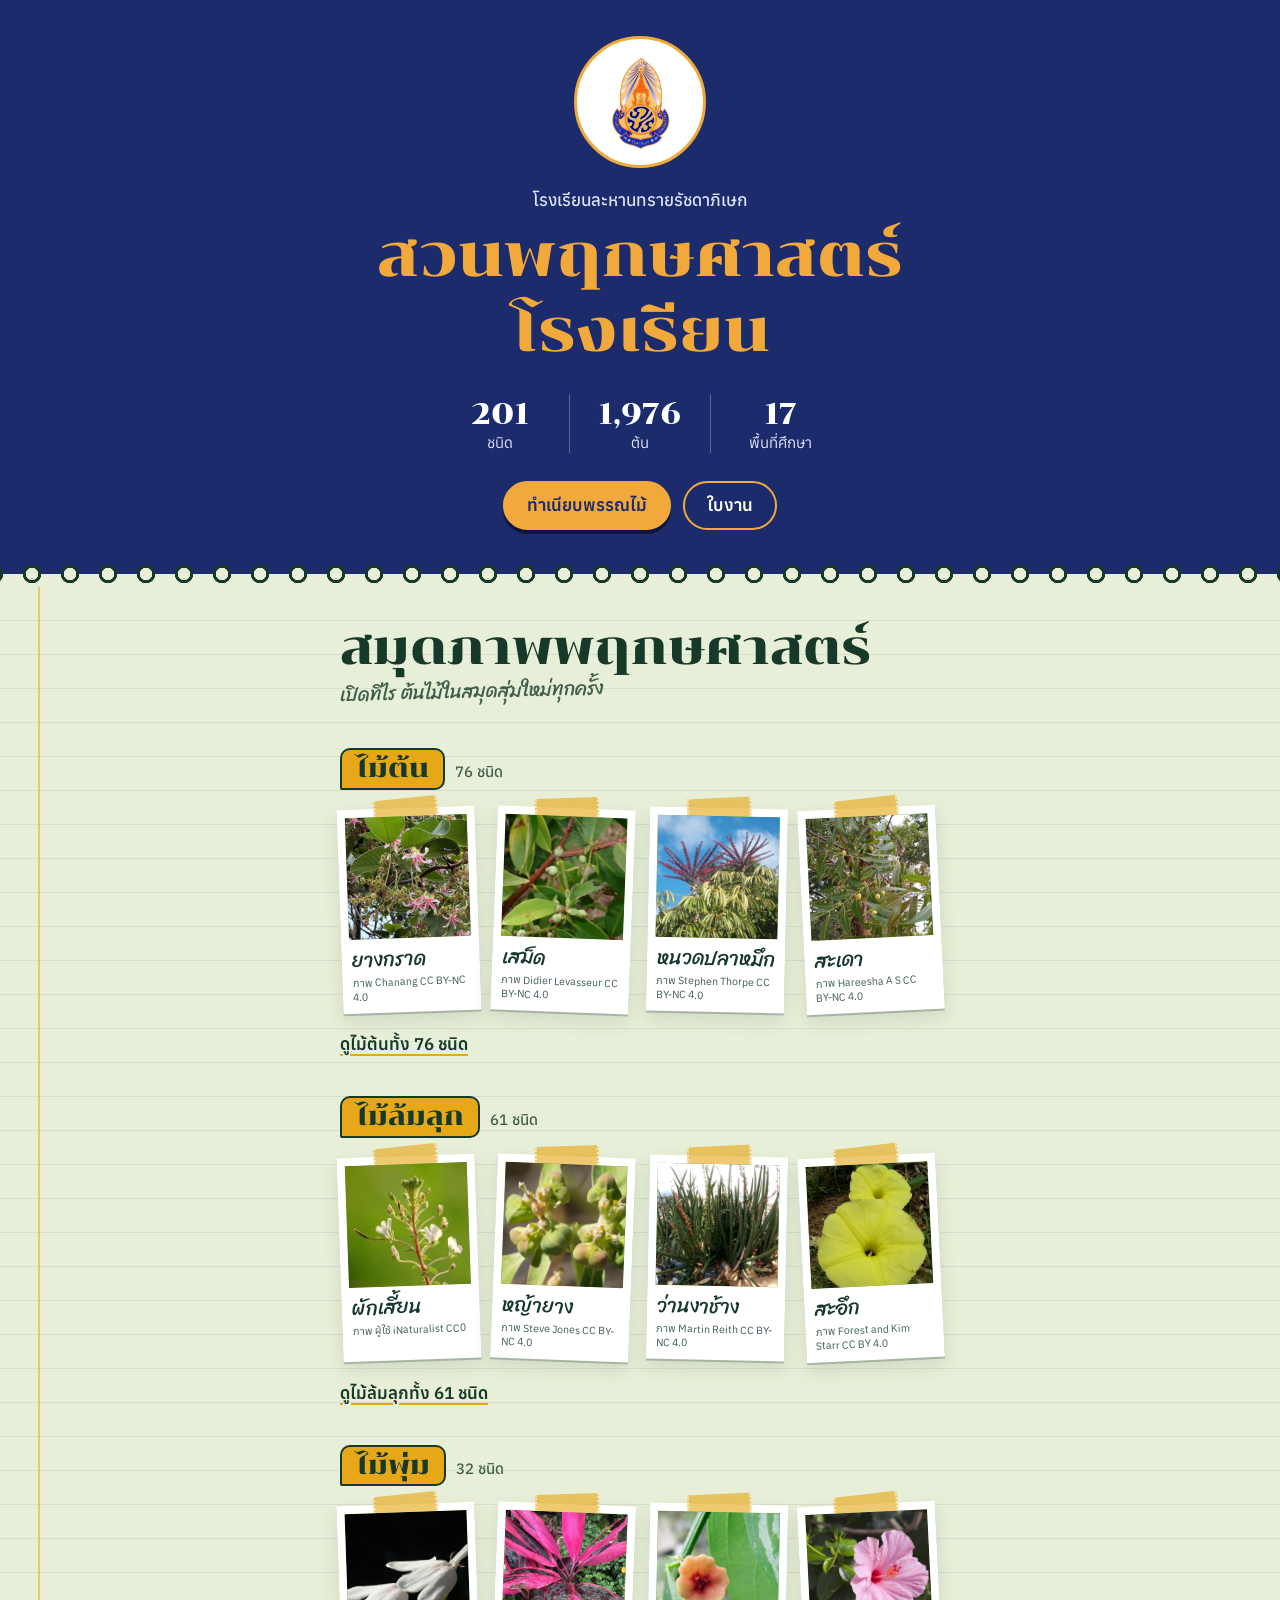
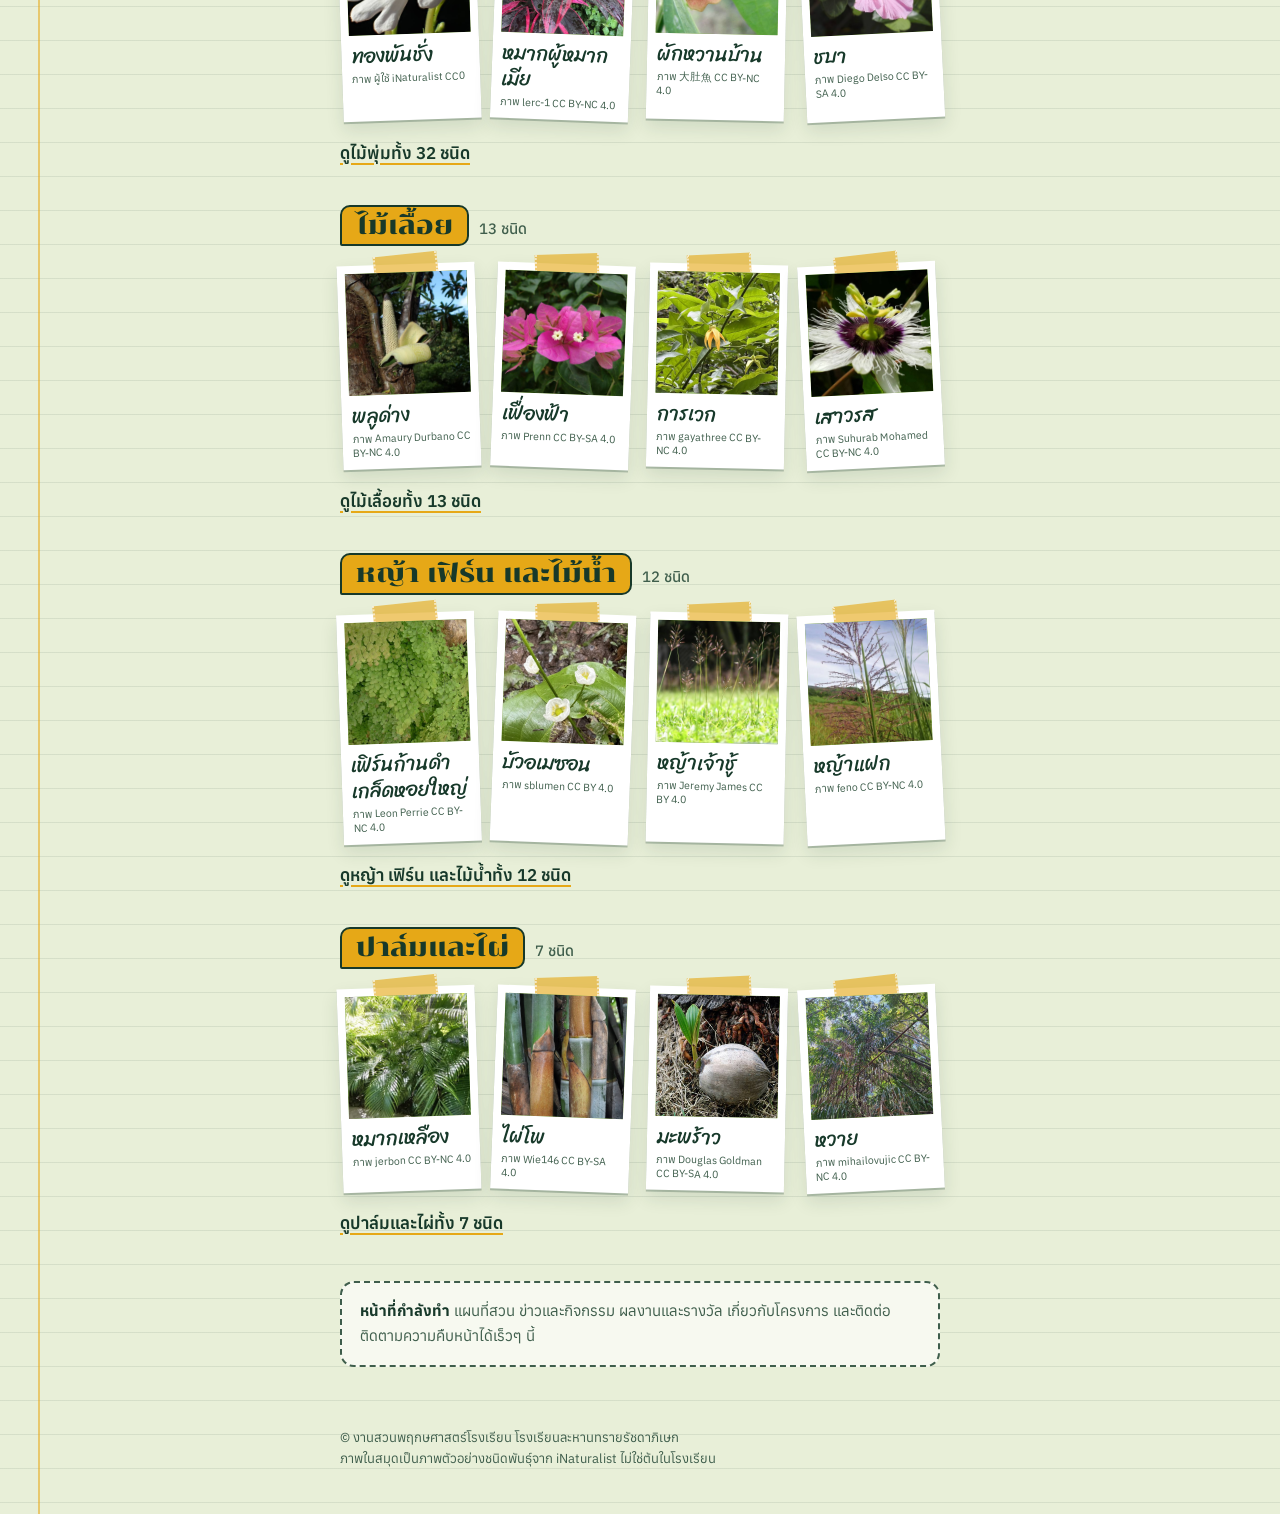
<file: index.html>
<!doctype html>
<html lang="th">
<head>
<meta charset="utf-8">
<meta name="viewport" content="width=device-width, initial-scale=1">
<title>สวนพฤกษศาสตร์โรงเรียน | โรงเรียนละหานทรายรัชดาภิเษก</title>
<meta name="description" content="เว็บไซต์งานสวนพฤกษศาสตร์โรงเรียน โรงเรียนละหานทรายรัชดาภิเษก ทำเนียบพรรณไม้และใบงาน">
<meta name="theme-color" content="#1C2B6B">
<link rel="preconnect" href="https://fonts.googleapis.com">
<link rel="preconnect" href="https://fonts.gstatic.com" crossorigin>
<link href="https://fonts.googleapis.com/css2?family=Anuphan:wght@400;500;600&family=Chonburi&family=Sriracha&display=swap" rel="stylesheet">
<link rel="stylesheet" href="css/site.css">
<link rel="icon" type="image/png" href="img/favicon.png">
<style>
  :root { --navy:#1C2B6B; --gold:#F2A93B; --hand:'Sriracha', cursive; }

  /* ส่วนตัวตนโรงเรียน */
  .school { background:var(--navy); color:#fff; text-align:center; padding:36px 0 44px; }
  .seal {
    width:132px; height:132px; margin:0 auto; border-radius:50%; background:#fff;
    border:3px solid var(--gold); display:grid; place-items:center; overflow:hidden;
  }
  .seal img { width:auto; height:96px; }
  .school-name { margin:18px 0 0; font-weight:500; font-size:17px; color:#DDE3F5; }
  .school h1 {
    margin:4px 0 0; font-family:var(--display); font-weight:400; color:var(--gold);
    font-size:clamp(34px, 10.2vw, 60px); line-height:1.25; text-wrap:balance;
  }
  .stats { list-style:none; margin:26px auto 0; padding:0; display:flex; justify-content:center; max-width:420px; }
  .stats li { flex:1; padding:0 6px; font-size:15px; color:#DDE3F5; line-height:1.35; }
  .stats li + li { border-left:1px solid rgba(255,255,255,.28); }
  .stats b { display:block; font-family:var(--display); font-weight:400; font-size:30px; line-height:1.3; color:#fff; }
  .cta { display:flex; flex-wrap:wrap; justify-content:center; gap:12px; margin:28px 0 0; }
  .cta .btn { border-color:var(--gold); }
  .cta .btn.gold { background:var(--gold); color:var(--navy); box-shadow:0 4px 0 #0E1640; }
  .cta .btn.gold:active { transform:translateY(3px); box-shadow:0 1px 0 #0E1640; }
  .cta .btn.ghost { color:#fff; }
  .school :focus-visible { outline-color:#fff; }

  /* สันสมุด: ห่วงตรงรอยต่อระหว่างส่วนบนกับสมุด */
  .rings {
    height:26px; margin-top:-13px; position:relative;
    background:radial-gradient(circle at 50% 50%, var(--paper) 0 6px, var(--ink) 6.5px 9px, transparent 9.5px) center / 38px 26px repeat-x;
  }

  /* สมุดภาพ */
  .book {
    padding:18px 0 8px;
    background:
      linear-gradient(90deg, transparent 38px, rgba(230,168,23,.55) 38px 40px, transparent 40px),
      repeating-linear-gradient(180deg, transparent 0 33px, rgba(23,57,42,.09) 33px 34px);
  }
  .book-title { font-family:var(--display); font-weight:400; font-size:clamp(30px, 9vw, 48px); line-height:1.2; margin:14px 0 0; }
  .note { font-family:var(--hand); font-size:19px; color:var(--ink-soft); margin:2px 0 0; transform:rotate(-1.5deg); transform-origin:left; }

  .spread { margin:38px 0 0; }
  .spread h3 { margin:0; display:flex; align-items:baseline; gap:10px; flex-wrap:wrap; }
  .spread h3 .tab {
    font-family:var(--display); font-weight:400; font-size:26px; line-height:1.3;
    background:var(--turmeric); border:2px solid var(--ink); border-radius:10px 10px 10px 2px; padding:2px 14px;
  }
  .spread h3 small { font:500 15px/1.4 var(--body); color:var(--ink-soft); }
  .pols { display:grid; grid-template-columns:repeat(2, minmax(0,1fr)); gap:22px 16px; margin:18px 0 0; }
  @media (min-width:720px) { .pols { grid-template-columns:repeat(4, minmax(0,1fr)); } }
  .pol {
    display:block; position:relative; background:#fff; padding:8px 8px 10px; text-decoration:none;
    box-shadow:0 2px 0 rgba(23,57,42,.25), 0 8px 18px rgba(23,57,42,.12);
    transform:rotate(var(--r, -2deg)); transition:transform .18s ease;
  }
  .pol:nth-child(2) { --r:2.2deg; } .pol:nth-child(3) { --r:1.2deg; } .pol:nth-child(4) { --r:-2.8deg; }
  .pol:hover, .pol:focus-visible { transform:rotate(0) scale(1.03); }
  .pol .tape {
    position:absolute; top:-10px; left:50%; width:64px; height:20px; transform:translateX(-50%) rotate(-4deg);
    background:rgba(230,168,23,.62); border-left:2px dotted rgba(255,255,255,.6); border-right:2px dotted rgba(255,255,255,.6);
  }
  .pol .ph { display:block; aspect-ratio:1/1; background:var(--leaf); position:relative; overflow:hidden; }
  .pol img { position:absolute; inset:0; width:100%; height:100%; object-fit:cover; }
  .pol .cap { display:block; margin:8px 2px 0; font-family:var(--hand); font-size:20px; line-height:1.3; color:var(--ink); overflow-wrap:anywhere; }
  .pol .by { display:block; margin:2px 2px 0; font-size:10.5px; line-height:1.35; color:var(--ink-soft); }
  .more { display:inline-block; margin:18px 0 0; font-weight:600; text-decoration-thickness:2px; text-underline-offset:4px; text-decoration-color:var(--turmeric); }

  .soon { margin:44px 0 0; padding:16px 18px; background:var(--card); border:2px dashed var(--ink-soft); border-radius:14px; font-size:15px; color:var(--ink-soft); }
  .soon b { color:var(--ink); }
  @media (prefers-reduced-motion: reduce) { .pol { transition:none; } }
</style>
</head>
<body>
<header class="school">
  <div class="wrap">
    <div class="seal"><img src="img/emblem.png" alt="ตราโรงเรียนละหานทรายรัชดาภิเษก" width="250" height="313"></div>
    <p class="school-name">โรงเรียนละหานทรายรัชดาภิเษก</p>
    <h1>สวนพฤกษศาสตร์โรงเรียน</h1>
    <ul class="stats" aria-label="ข้อมูลจากทะเบียนพรรณไม้">
      <li><b id="n-species">201</b>ชนิด</li>
      <li><b id="n-trees">1,976</b>ต้น</li>
      <li><b id="n-zones">17</b>พื้นที่ศึกษา</li>
    </ul>
    <div class="cta">
      <a class="btn gold" href="plants.html">ทำเนียบพรรณไม้</a>
      <a class="btn ghost" href="worksheets.html">ใบงาน</a>
    </div>
  </div>
</header>
<div class="rings" aria-hidden="true"></div>

<main class="book">
  <div class="wrap">
    <h2 class="book-title">สมุดภาพพฤกษศาสตร์</h2>
    <p class="note">เปิดทีไร ต้นไม้ในสมุดสุ่มใหม่ทุกครั้ง</p>
    <div id="spreads">
      <noscript><p><a href="plants.html">ดูพรรณไม้ทั้งหมดในทำเนียบพรรณไม้</a></p></noscript>
    </div>
    <p class="soon"><b>หน้าที่กำลังทำ</b> แผนที่สวน ข่าวและกิจกรรม ผลงานและรางวัล เกี่ยวกับโครงการ และติดต่อ ติดตามความคืบหน้าได้เร็วๆ นี้</p>
    <footer>© งานสวนพฤกษศาสตร์โรงเรียน โรงเรียนละหานทรายรัชดาภิเษก<br>ภาพในสมุดเป็นภาพตัวอย่างชนิดพันธุ์จาก iNaturalist ไม่ใช่ต้นในโรงเรียน</footer>
  </div>
</main>

<script src="js/plants-data.js"></script>
<script>
(function () {
  var P = window.PLANTS || [];
  if (!P.length) return;
  var GROUPS = [
    ['tree', 'ไม้ต้น'], ['herb', 'ไม้ล้มลุก'], ['shrub', 'ไม้พุ่ม'],
    ['climber', 'ไม้เลื้อย'], ['grass', 'หญ้า เฟิร์น และไม้น้ำ'], ['palm', 'ปาล์มและไผ่']
  ];
  function esc(s) { return String(s).replace(/[&<>"]/g, function (c) { return {'&':'&amp;','<':'&lt;','>':'&gt;','"':'&quot;'}[c]; }); }
  function pick(list, n) {
    var a = list.slice();
    for (var i = a.length - 1; i > 0; i--) { var j = Math.floor(Math.random() * (i + 1)); var t = a[i]; a[i] = a[j]; a[j] = t; }
    return a.slice(0, n);
  }

  // ตัวเลขจากทะเบียน
  var trees = 0, zones = {};
  P.forEach(function (p) {
    p.l.forEach(function (l) {
      trees += l[1];
      var m = l[0].match(/พื้นที่ศึกษาที่\s*(\d+)/); if (m) zones[m[1]] = 1;
    });
  });
  document.getElementById('n-species').textContent = P.length;
  document.getElementById('n-trees').textContent = trees.toLocaleString('en-US');
  document.getElementById('n-zones').textContent = Object.keys(zones).length;

  // หน้าสมุด 6 หน้า หน้าละ 4 ภาพ
  document.getElementById('spreads').innerHTML = GROUPS.map(function (g) {
    var list = P.filter(function (p) { return p.g === g[0] && p.p; });
    if (!list.length) return '';
    var pols = pick(list, 4).map(function (p) {
      return '<a class="pol" href="plants.html#p' + p.c + '">' +
        '<span class="tape" aria-hidden="true"></span>' +
        '<span class="ph"><img src="' + esc(p.p.src) + '" alt="" loading="lazy" decoding="async" width="720" height="720"></span>' +
        '<span class="cap">' + esc(p.n) + '</span>' +
        '<span class="by">ภาพ ' + esc(p.p.by) + ' ' + esc(p.p.lic) + '</span></a>';
    }).join('');
    var total = P.filter(function (p) { return p.g === g[0]; }).length;
    return '<section class="spread" aria-label="' + g[1] + '">' +
      '<h3><span class="tab">' + g[1] + '</span><small>' + total + ' ชนิด</small></h3>' +
      '<div class="pols">' + pols + '</div>' +
      '<a class="more" href="plants.html?group=' + g[0] + '">ดู' + g[1] + 'ทั้ง ' + total + ' ชนิด</a>' +
      '</section>';
  }).join('');
})();
</script>
</body>
</html>
</file>
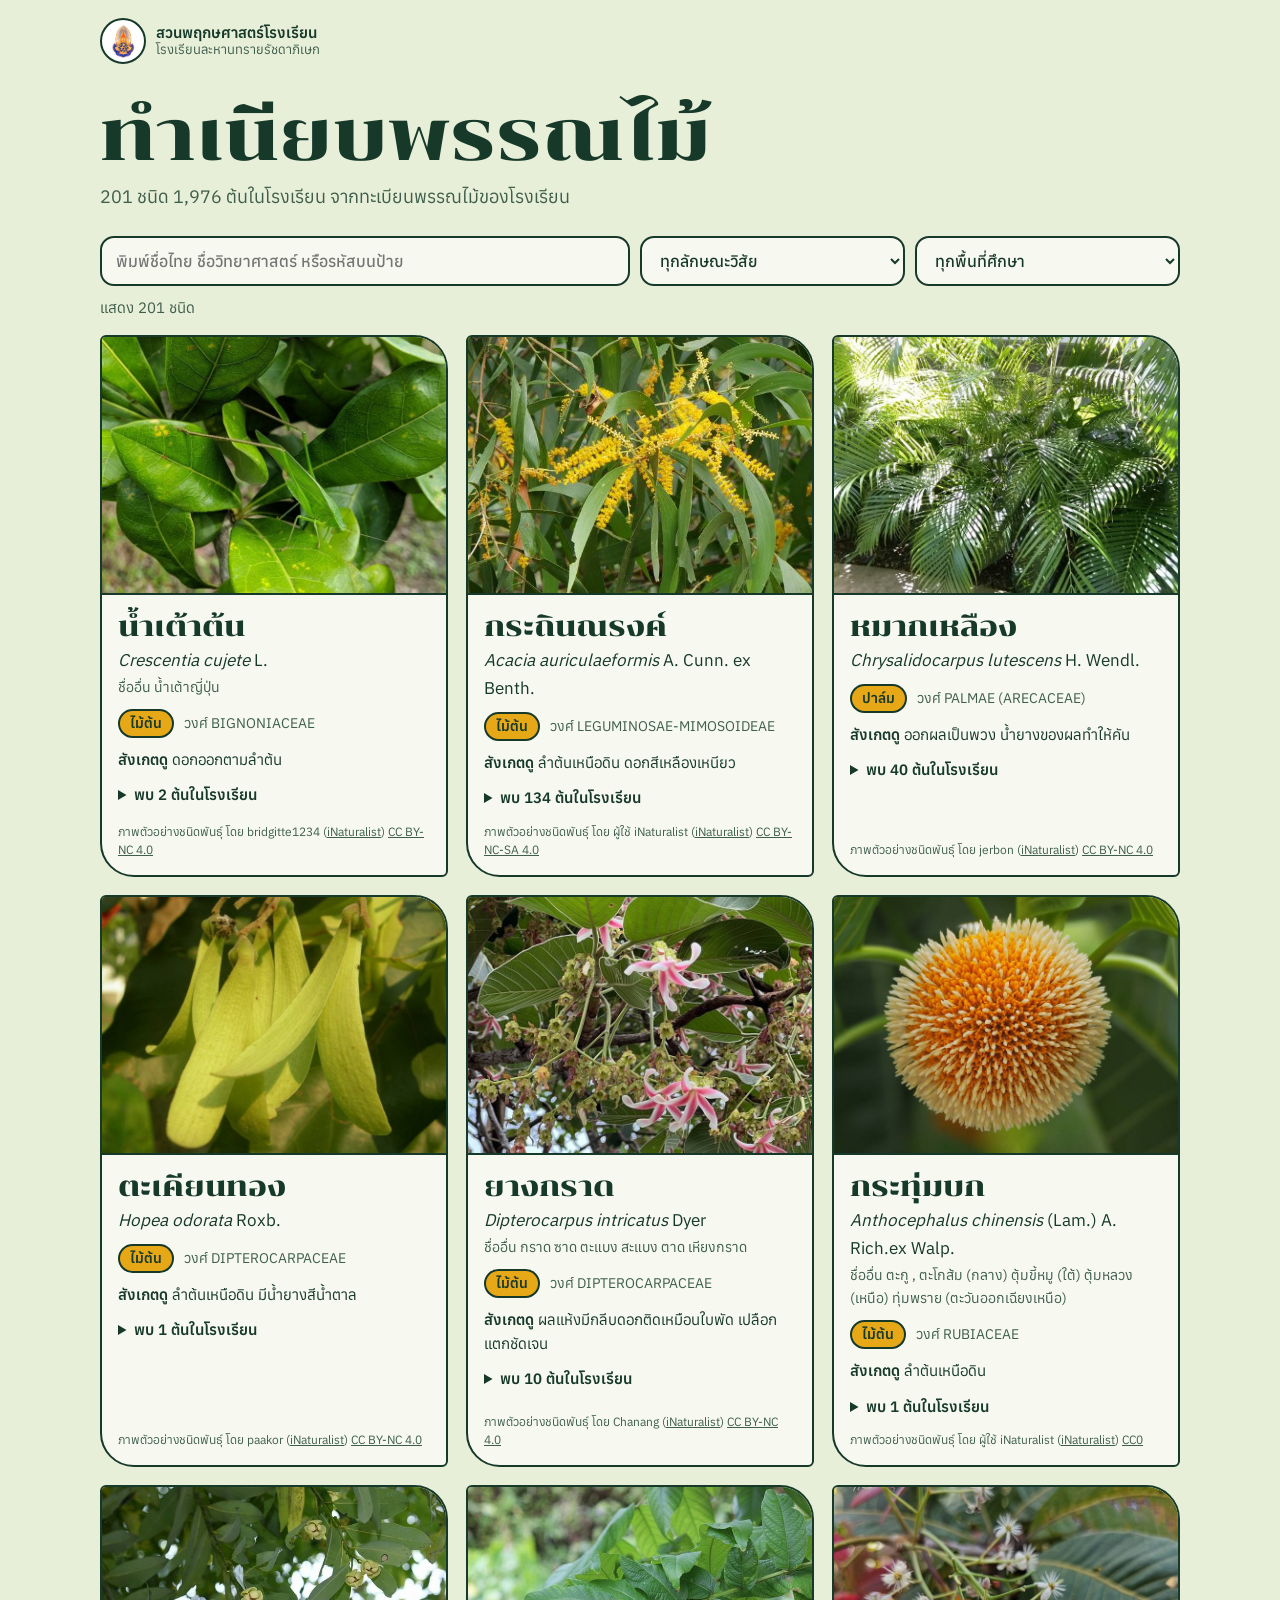
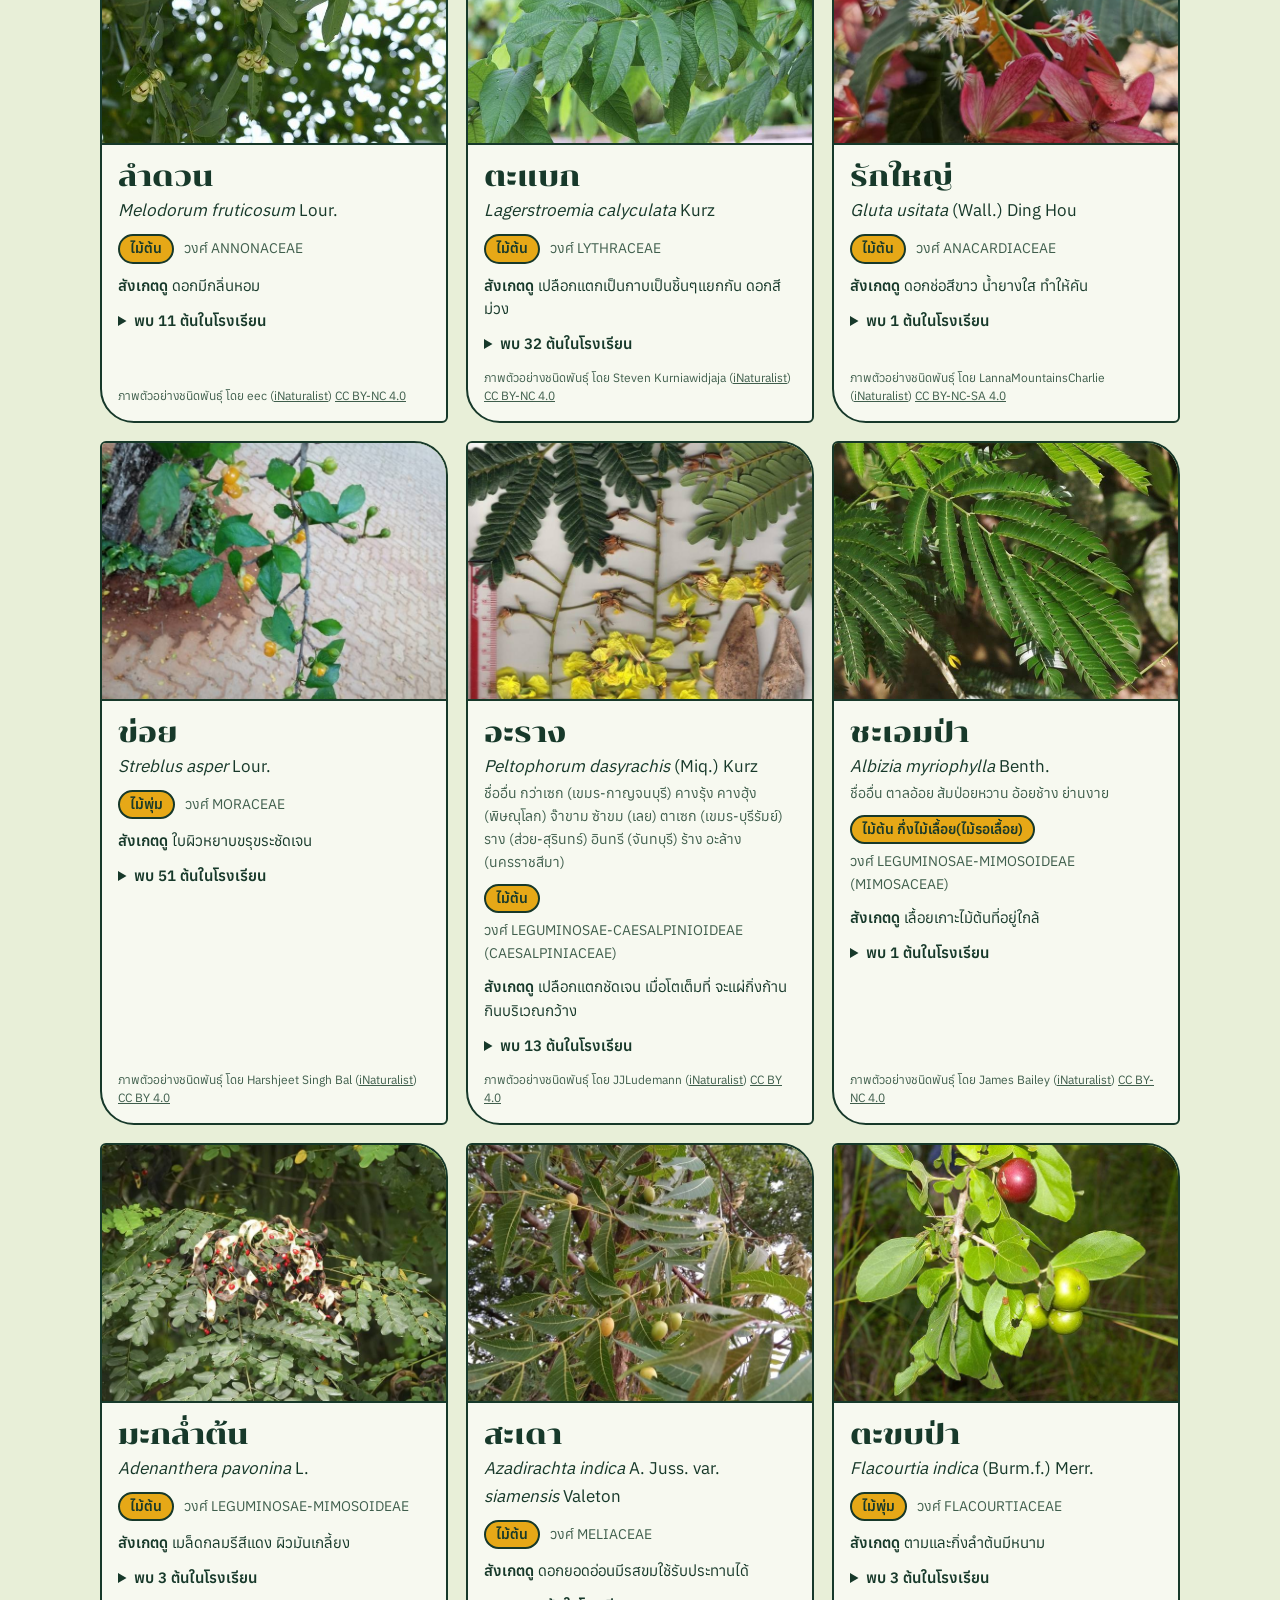
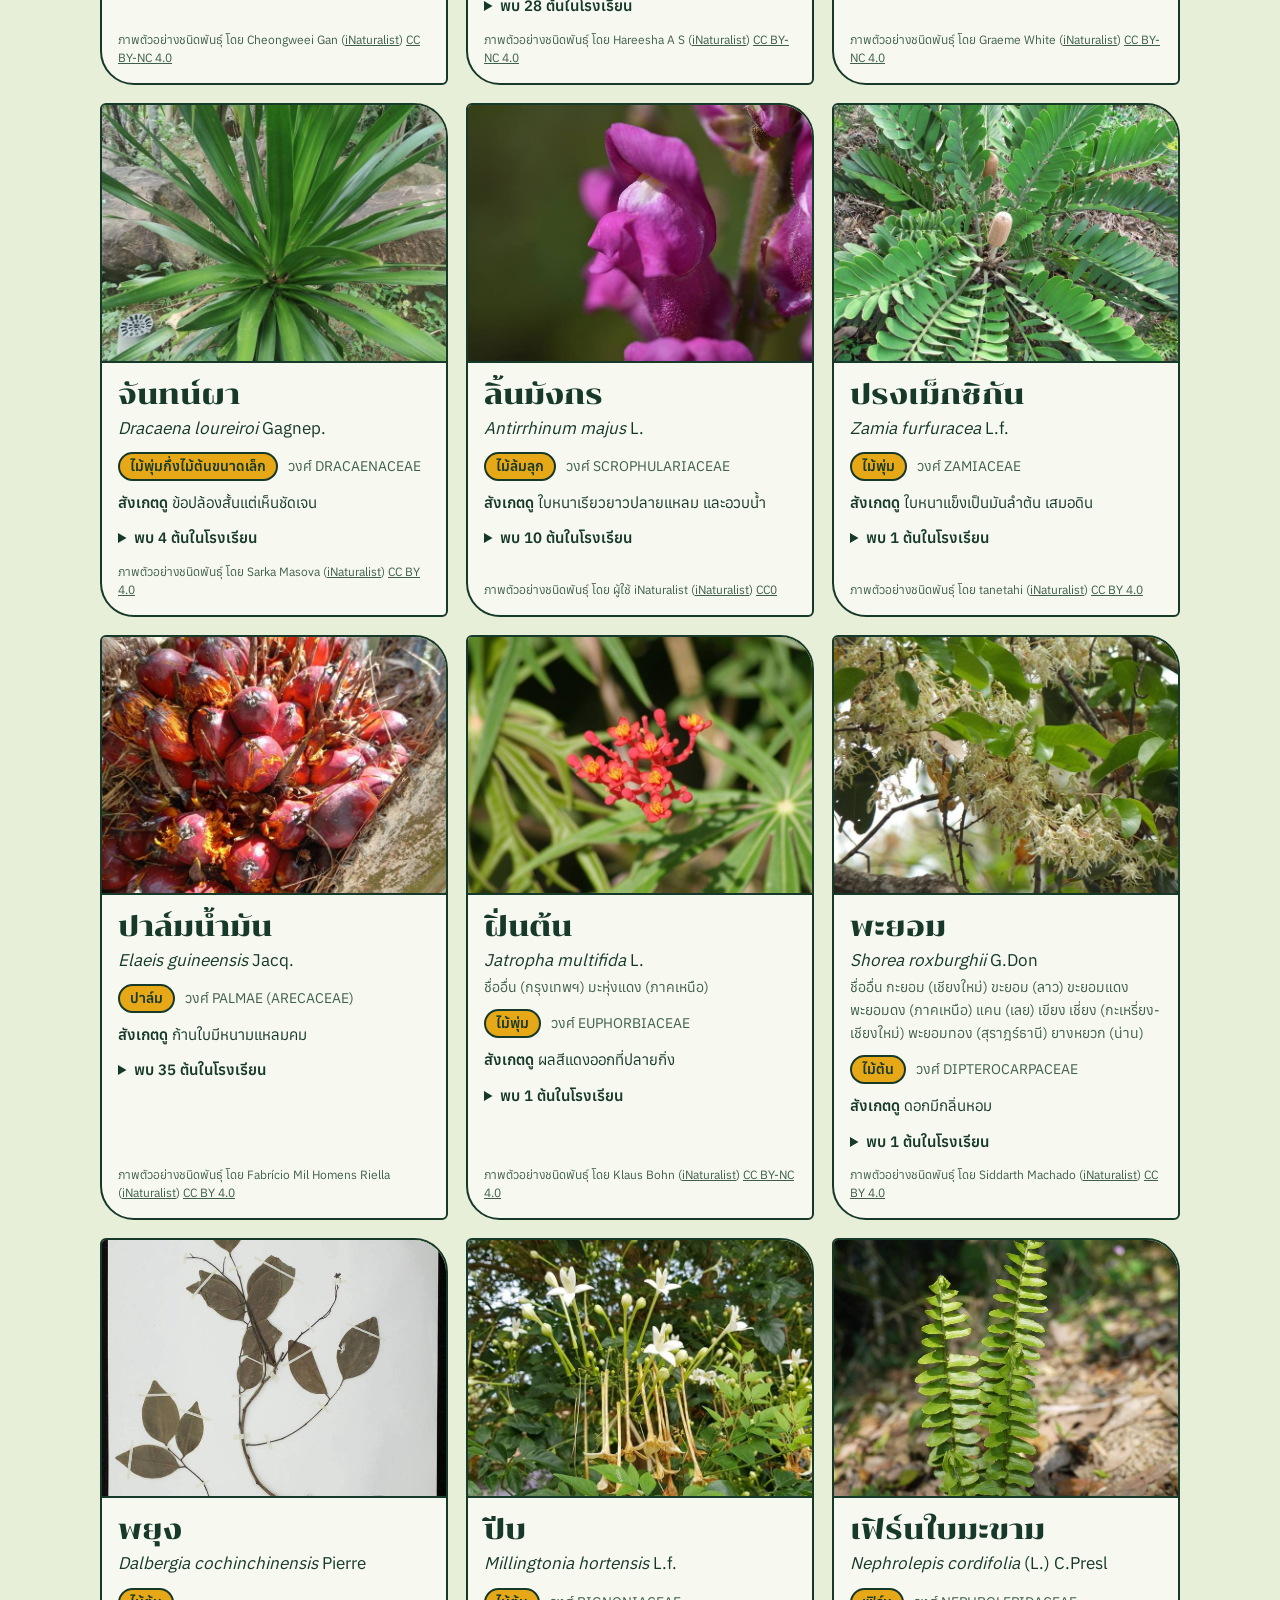
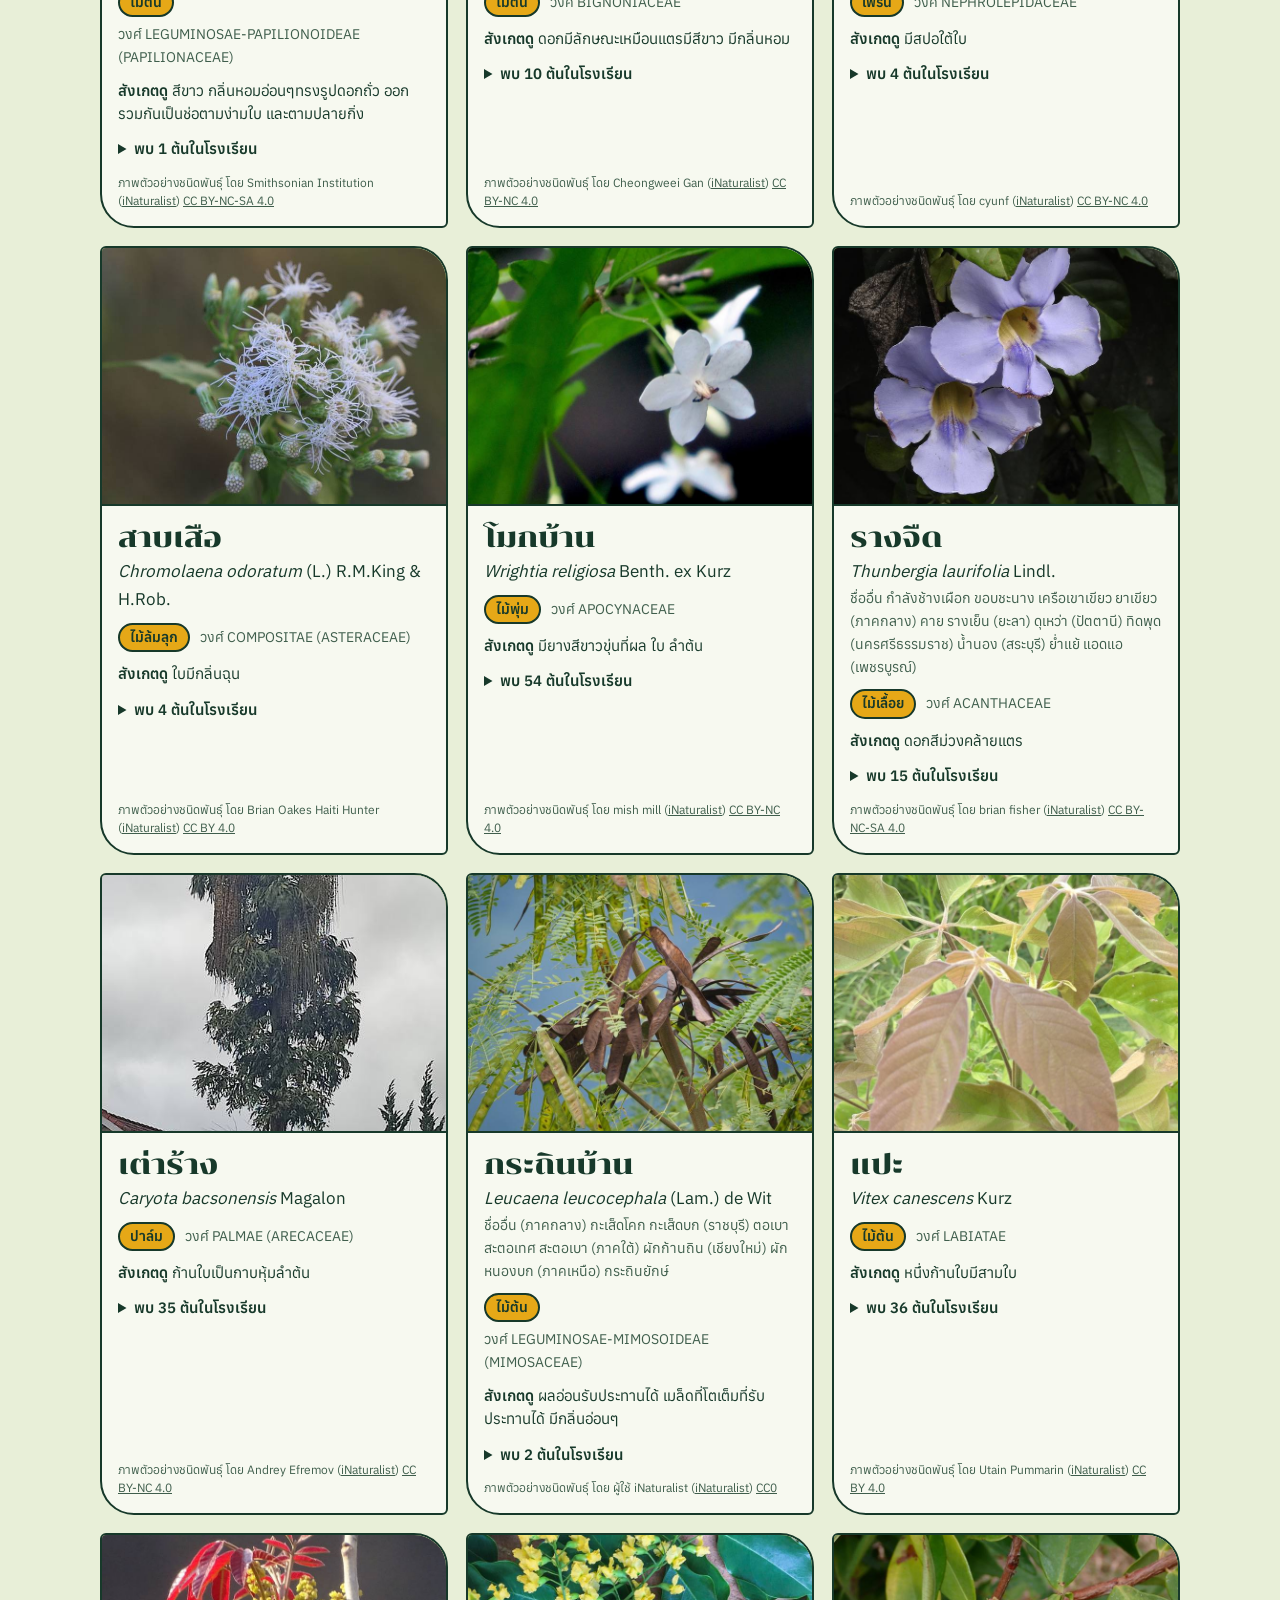
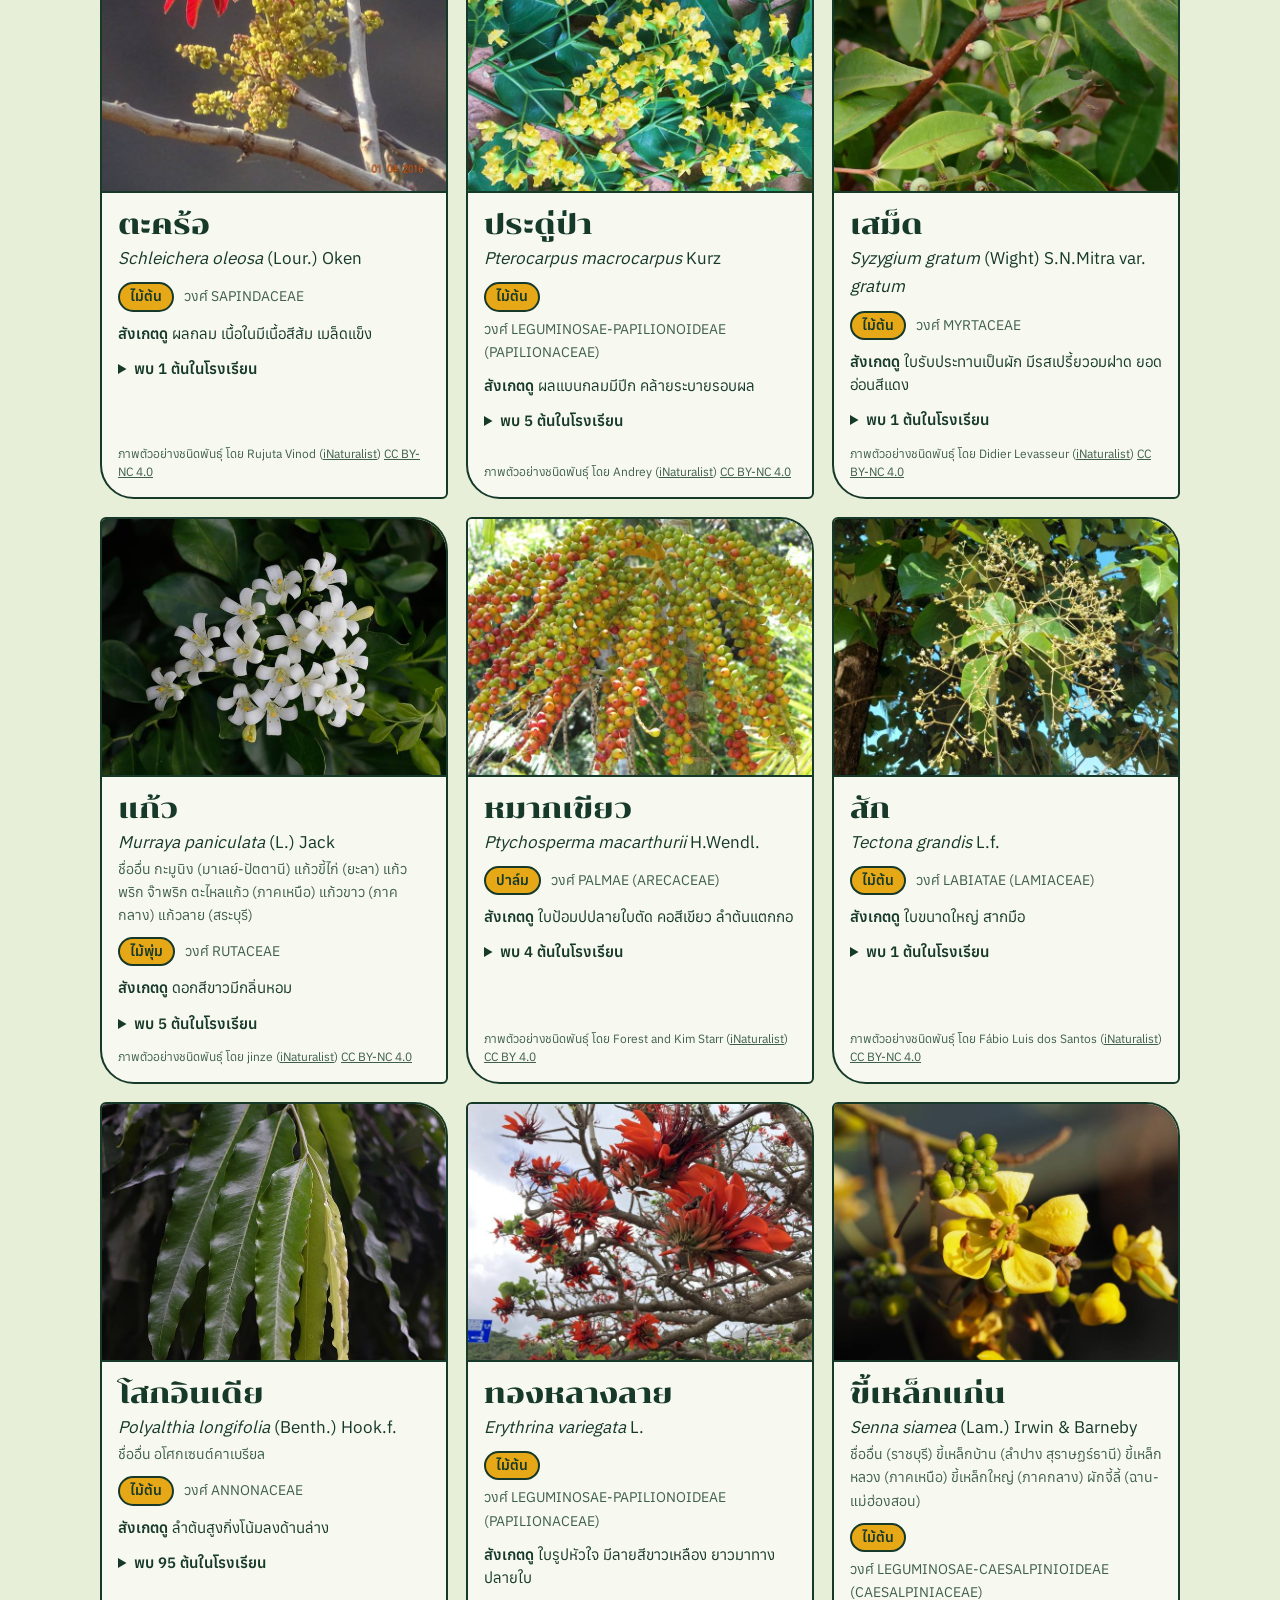
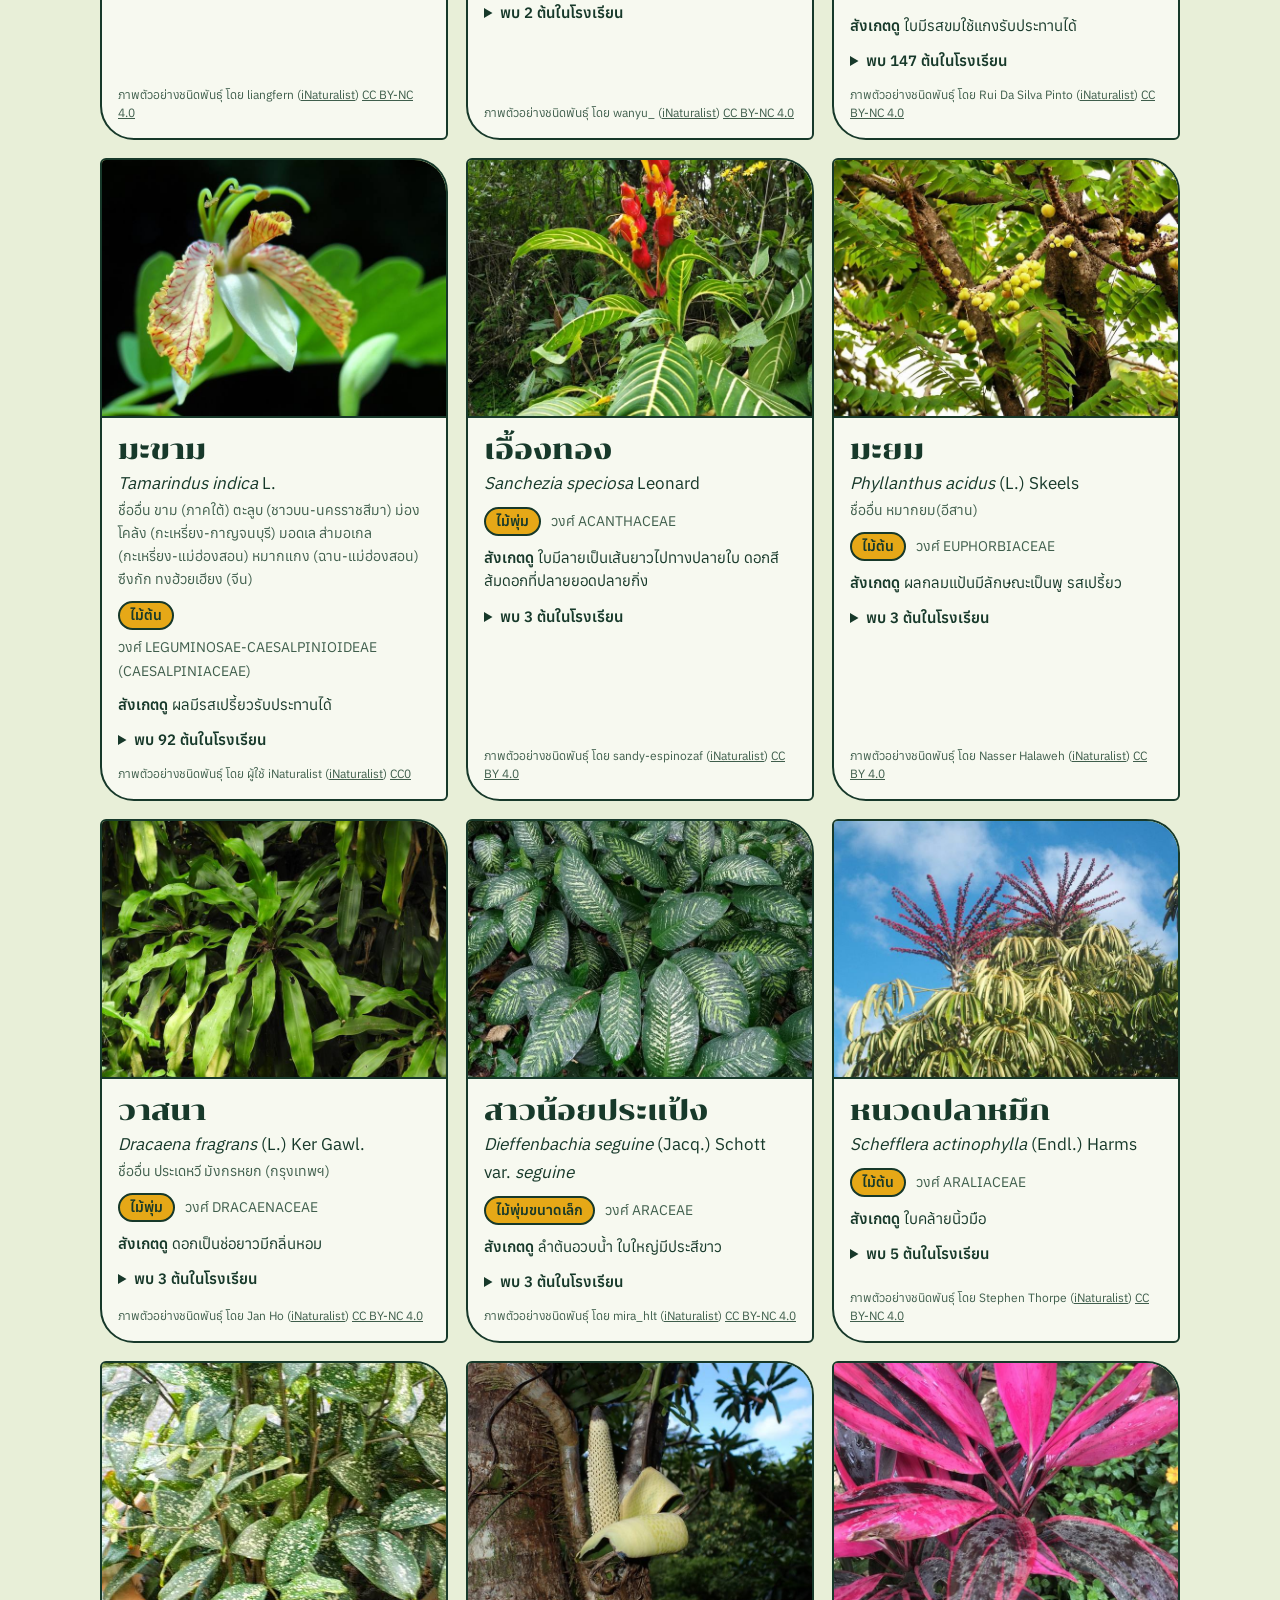
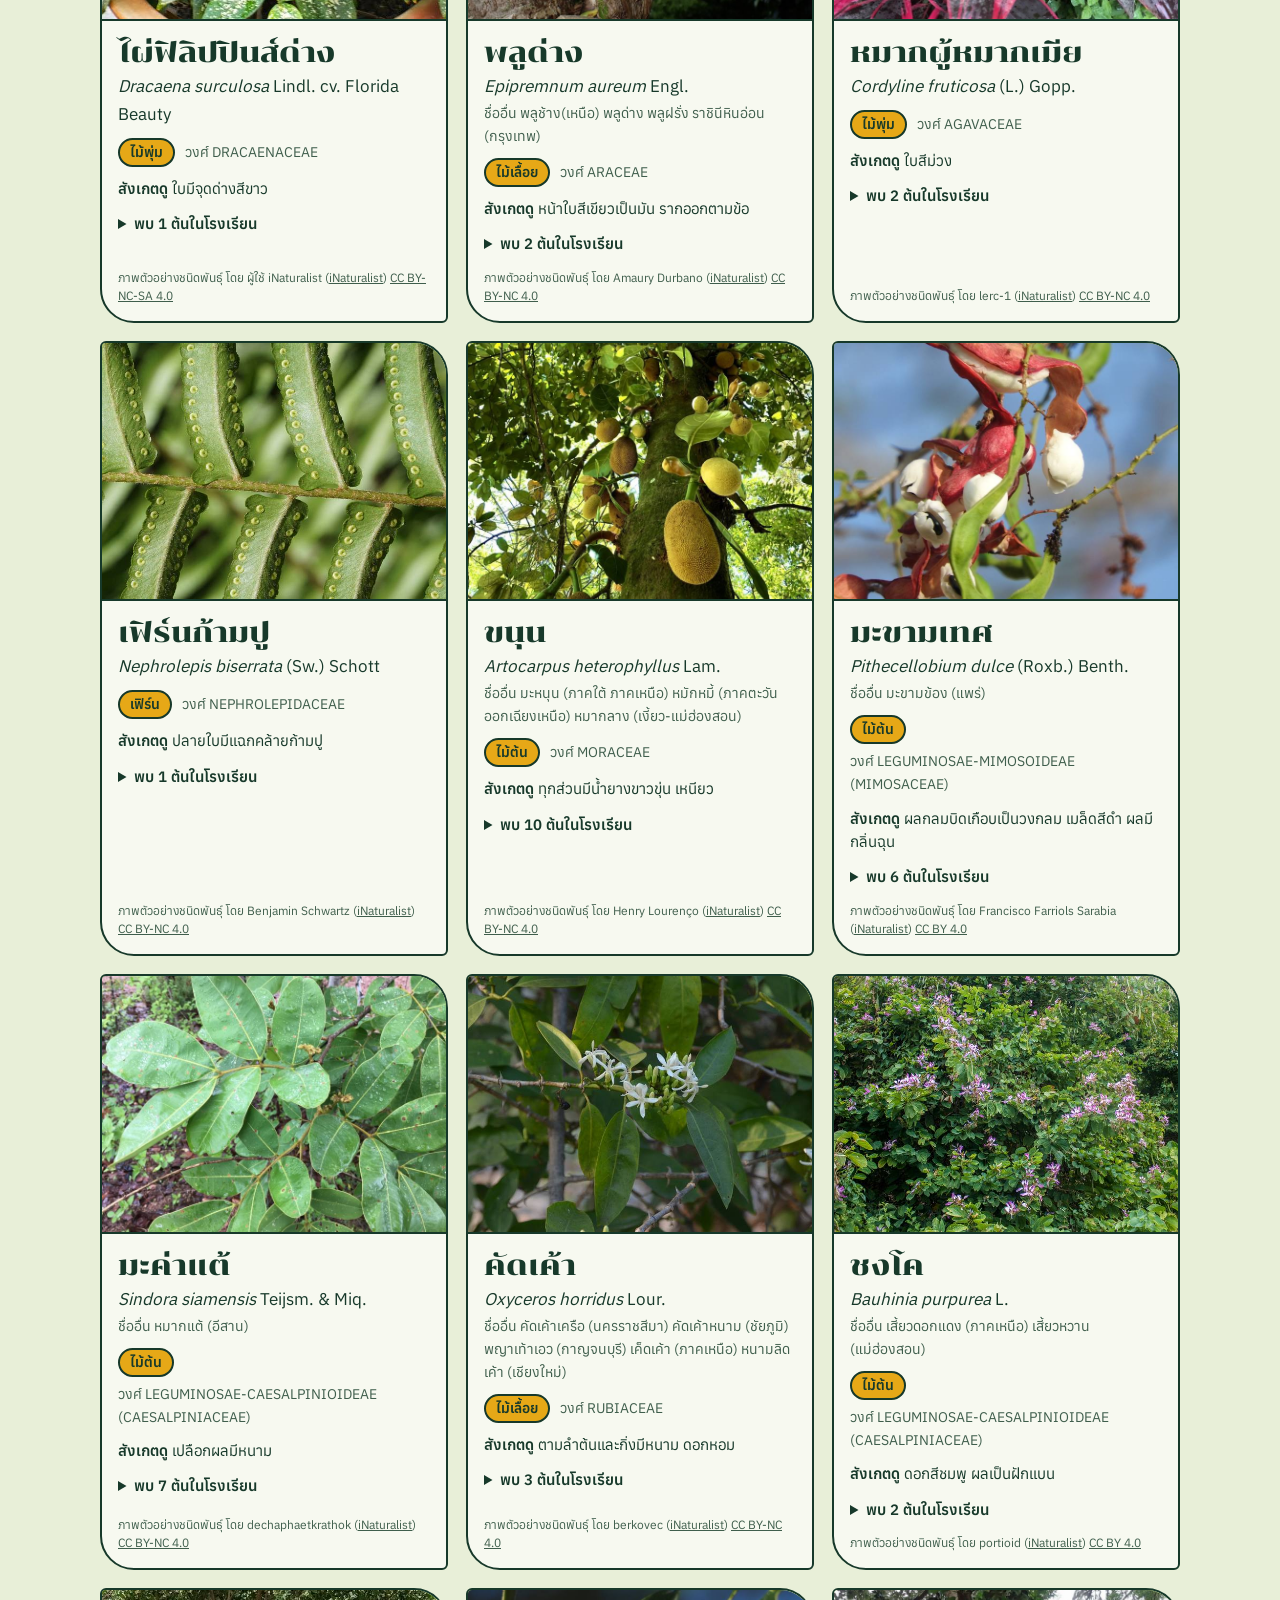
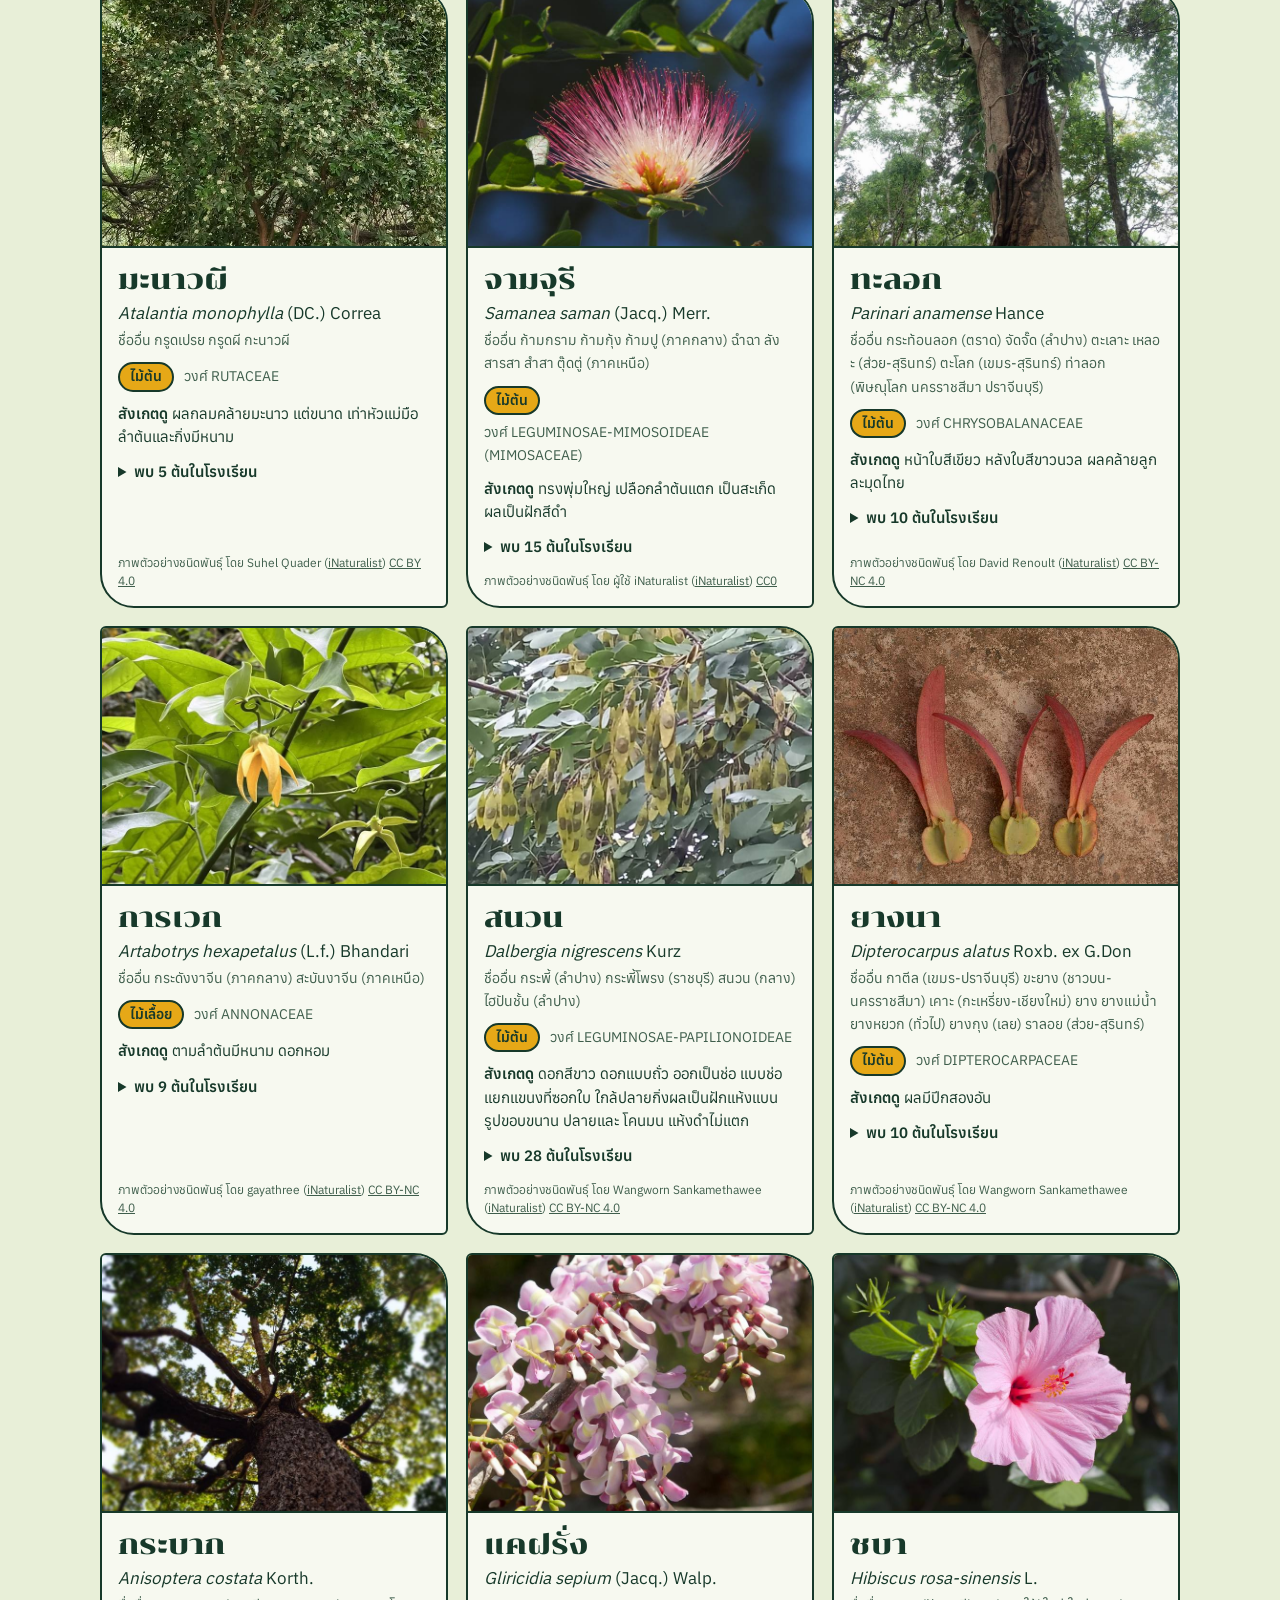
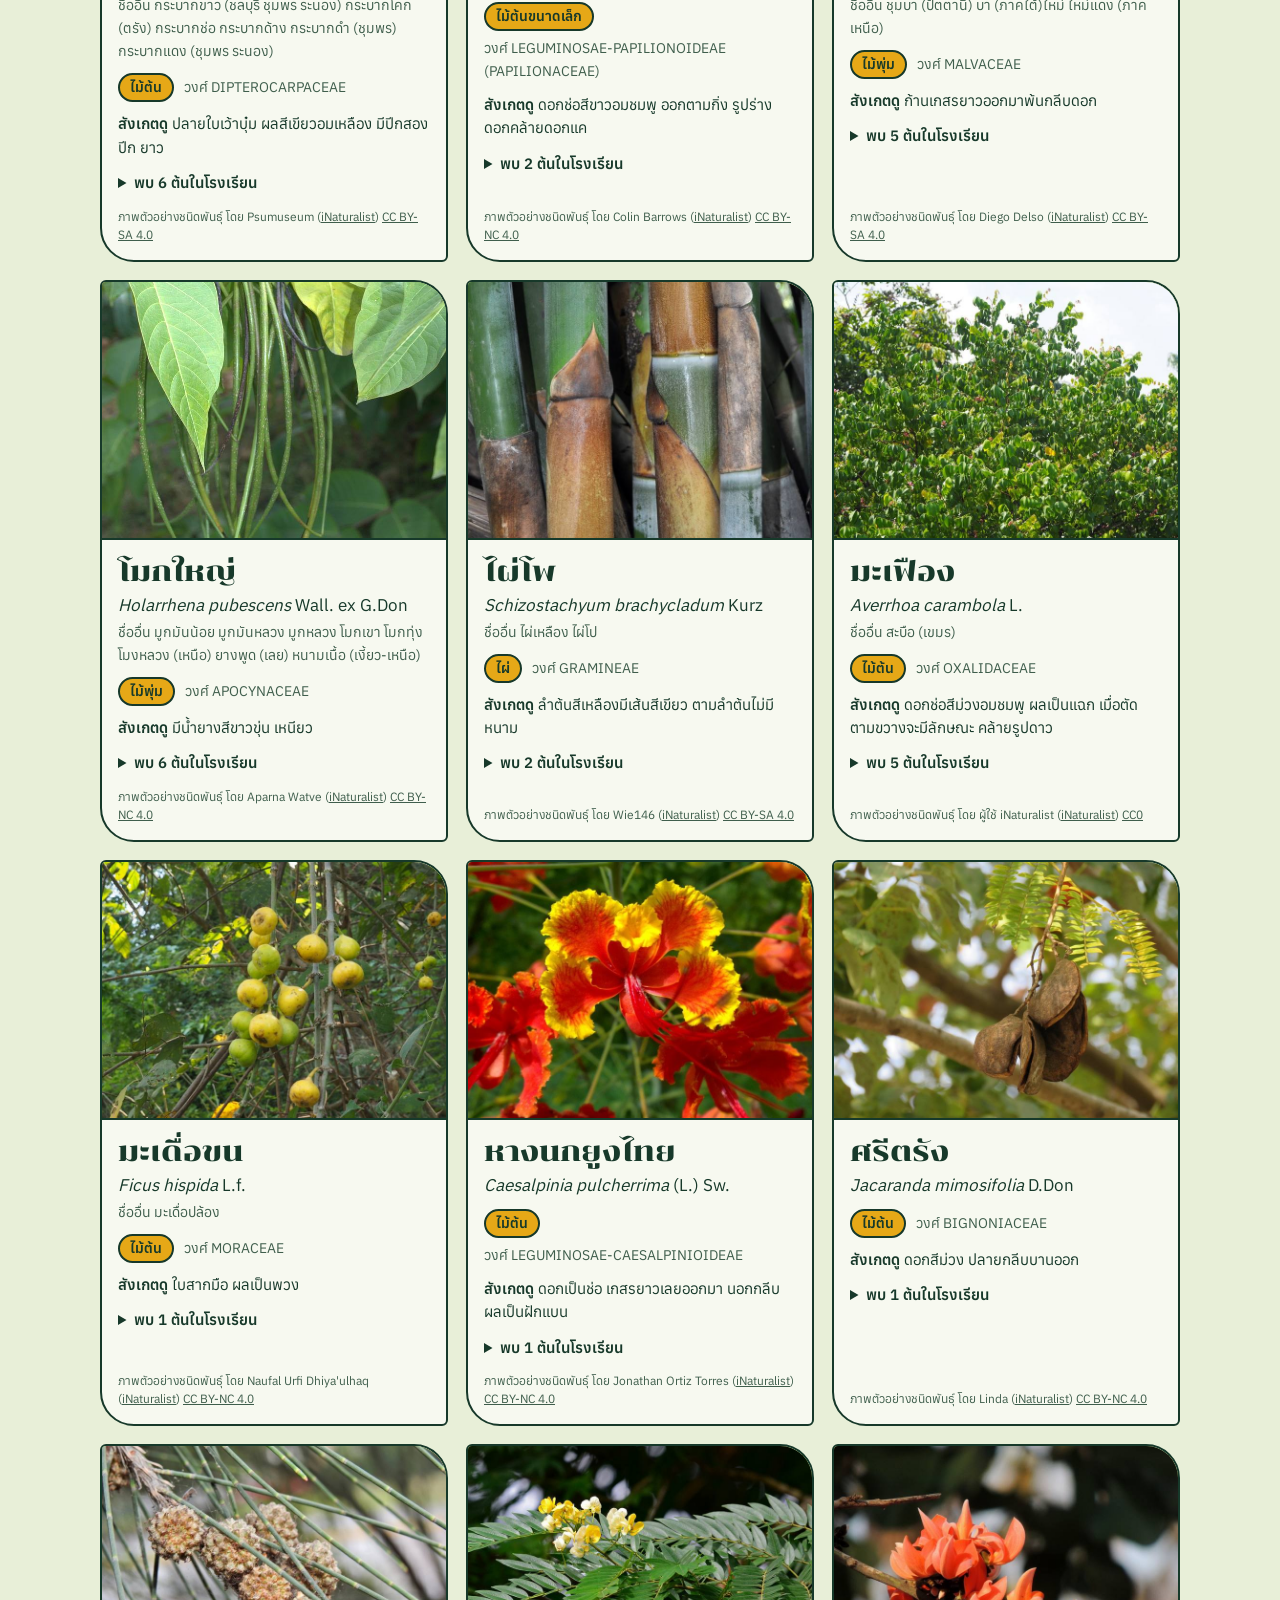
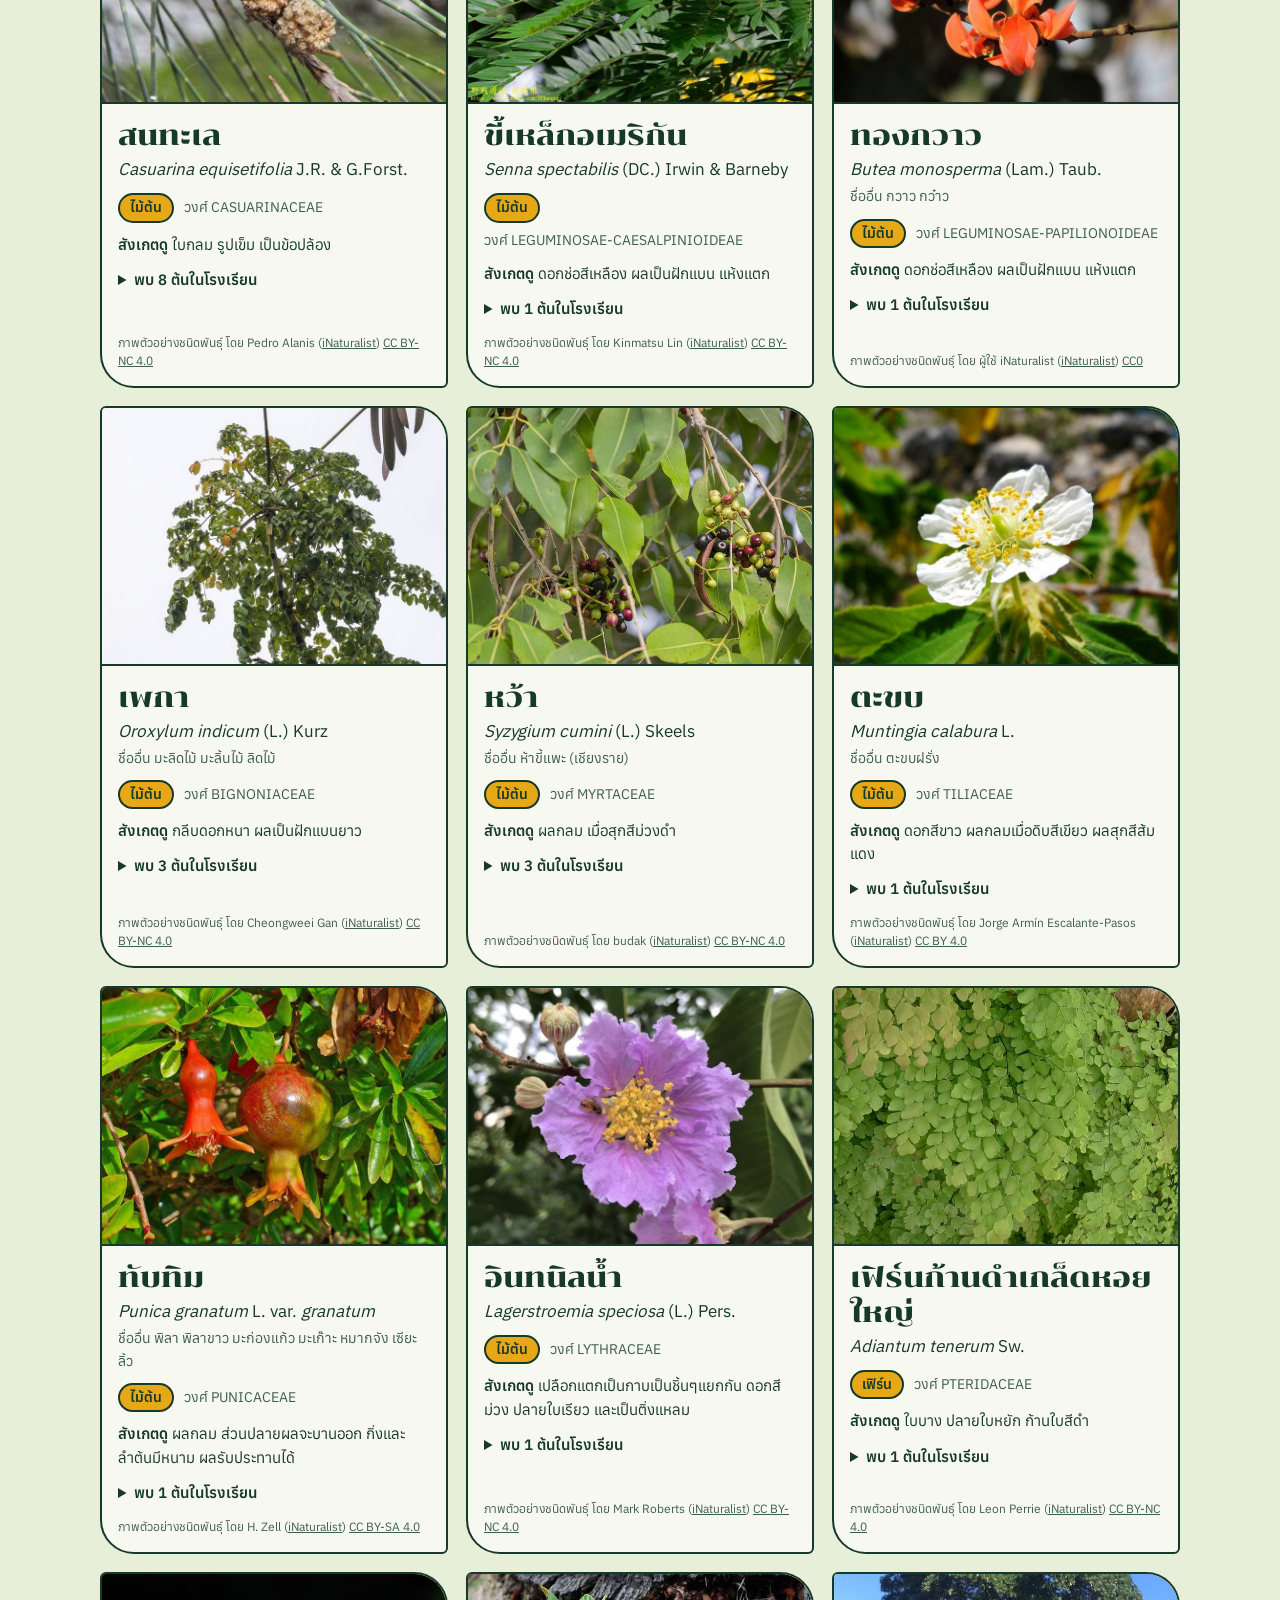
<file: plants.html>
<!doctype html>
<html lang="th">
<head>
<meta charset="utf-8">
<meta name="viewport" content="width=device-width, initial-scale=1">
<title>ทำเนียบพรรณไม้ | สวนพฤกษศาสตร์โรงเรียน โรงเรียนละหานทรายรัชดาภิเษก</title>
<meta name="description" content="พรรณไม้ 201 ชนิดในสวนพฤกษศาสตร์โรงเรียน โรงเรียนละหานทรายรัชดาภิเษก">
<meta name="theme-color" content="#E8EFD8">
<link rel="preconnect" href="https://fonts.googleapis.com">
<link rel="preconnect" href="https://fonts.gstatic.com" crossorigin>
<link href="https://fonts.googleapis.com/css2?family=Anuphan:wght@400;500;600&family=Chonburi&display=swap" rel="stylesheet">
<link rel="stylesheet" href="css/site.css">
<link rel="icon" type="image/png" href="img/favicon.png">
<!-- ไฟล์นี้สร้างจาก data/plant-register.csv ด้วย tools/build_plants.py ห้ามแก้ด้วยมือ -->
<style>
  .wrap.wide { max-width:1120px; }
  .tools { display:flex; flex-wrap:wrap; gap:10px; margin:24px 0 10px; }
  .tools input, .tools select {
    font:500 16px/1.3 var(--body); color:var(--ink); background:var(--card);
    border:2px solid var(--ink); border-radius:14px; padding:12px 14px; min-width:0;
  }
  .tools input { flex:1 1 100%; }
  .tools select { flex:1 1 160px; }
  @media (min-width:720px) { .tools input { flex:2 1 320px; } }
  .count { margin:0 0 14px; font-size:15px; color:var(--ink-soft); }
  .plants { display:grid; grid-template-columns:repeat(auto-fill, minmax(290px, 1fr)); gap:18px; }
  .plant {
    background:var(--card); border:2px solid var(--ink); border-radius:6px 34px 6px 34px;
    overflow:hidden; min-width:0; scroll-margin-top:16px; display:flex; flex-direction:column;
  }
  .plant[hidden] { display:none; }
  .plant:target { outline:4px solid var(--turmeric); outline-offset:3px; }
  .ph { margin:0; aspect-ratio:4/3; background:var(--leaf); border-bottom:2px solid var(--ink); position:relative; overflow:hidden; }
  .ph img { position:absolute; inset:0; width:100%; height:100%; object-fit:cover; display:block; }
  .body { padding:14px 16px 16px; display:flex; flex-direction:column; flex:1; }
  .plant h2 { font-family:var(--display); font-weight:400; font-size:28px; line-height:1.25; margin:0; overflow-wrap:anywhere; }
  .sci { margin:2px 0 0; }
  .aka { margin:2px 0 0; font-size:14px; color:var(--ink-soft); }
  .tags { margin:10px 0 0; font-size:14px; display:flex; flex-wrap:wrap; gap:6px 10px; align-items:center; }
  .tag { background:var(--turmeric); border:2px solid var(--ink); border-radius:999px; padding:1px 10px; font-weight:600; }
  .fam { color:var(--ink-soft); }
  .feat { margin:10px 0 0; font-size:15px; line-height:1.55; }
  .feat b { font-weight:600; }
  details { margin:12px 0 0; font-size:15px; }
  summary { cursor:pointer; font-weight:600; }
  details .code { margin:6px 0 0; font-size:13px; color:var(--ink-soft); }
  details ul { margin:6px 0 0; padding-left:18px; }
  details li { margin-bottom:6px; }
  .n { font-weight:600; }
  .codes { display:block; font-size:12.5px; color:var(--ink-soft); overflow-wrap:anywhere; }
  .credit { margin:auto 0 0; padding-top:12px; font-size:12px; line-height:1.5; color:var(--ink-soft); }
  .credit a { color:var(--ink-soft); }
  .pending { color:var(--ink-soft); }
  .empty { font-size:18px; padding:24px 0; }
</style>
</head>
<body>
<div class="wrap wide">
  <a class="top" href="./">
    <img src="img/emblem.png" alt="" width="250" height="313">
    <div><b>สวนพฤกษศาสตร์โรงเรียน</b><span>โรงเรียนละหานทรายรัชดาภิเษก</span></div>
  </a>
  <main>
    <h1 class="page-title">ทำเนียบพรรณไม้</h1>
    <p class="lede">201 ชนิด 1,976 ต้นในโรงเรียน จากทะเบียนพรรณไม้ของโรงเรียน</p>

    <div class="tools" role="search">
      <input id="q" type="search" placeholder="พิมพ์ชื่อไทย ชื่อวิทยาศาสตร์ หรือรหัสบนป้าย" aria-label="ค้นหาพรรณไม้">
      <select id="habit" aria-label="กลุ่มลักษณะวิสัย"><option value="">ทุกลักษณะวิสัย</option><option value="tree">ไม้ต้น (76)</option><option value="herb">ไม้ล้มลุก (61)</option><option value="shrub">ไม้พุ่ม (32)</option><option value="climber">ไม้เลื้อย (13)</option><option value="grass">หญ้า เฟิร์น และไม้น้ำ (12)</option><option value="palm">ปาล์มและไผ่ (7)</option></select>
      <select id="zone" aria-label="พื้นที่ศึกษา"><option value="">ทุกพื้นที่ศึกษา</option><option value="1">พื้นที่ศึกษาที่ 1</option><option value="2">พื้นที่ศึกษาที่ 2</option><option value="3">พื้นที่ศึกษาที่ 3</option><option value="4">พื้นที่ศึกษาที่ 4</option><option value="5">พื้นที่ศึกษาที่ 5</option><option value="6">พื้นที่ศึกษาที่ 6</option><option value="7">พื้นที่ศึกษาที่ 7</option><option value="8">พื้นที่ศึกษาที่ 8</option><option value="9">พื้นที่ศึกษาที่ 9</option><option value="10">พื้นที่ศึกษาที่ 10</option><option value="11">พื้นที่ศึกษาที่ 11</option><option value="12">พื้นที่ศึกษาที่ 12</option><option value="13">พื้นที่ศึกษาที่ 13</option><option value="14">พื้นที่ศึกษาที่ 14</option><option value="15">พื้นที่ศึกษาที่ 15</option><option value="16">พื้นที่ศึกษาที่ 16</option><option value="17">พื้นที่ศึกษาที่ 17</option></select>
    </div>
    <p class="count" id="count" aria-live="polite">แสดง 201 ชนิด</p>

    <div class="plants" id="plants">
    <article class="plant" id="p001" data-group="tree" data-zones=" 1 5 " data-search="7-31170-001-001 น้ำเต้าต้น น้ำเต้าญี่ปุ่น crescentia cujete l. bignoniaceae">
      <figure class="ph"><img src="img/plants/001.jpg" alt="ภาพตัวอย่างน้ำเต้าต้น" loading="lazy" decoding="async" width="720" height="540"></figure>
      <div class="body">
        <h2>น้ำเต้าต้น</h2>
        <p class="sci"><i>Crescentia</i> <i>cujete</i> L.</p>
        <p class="aka">ชื่ออื่น น้ำเต้าญี่ปุ่น</p>
        <p class="tags"><span class="tag">ไม้ต้น</span> <span class="fam">วงศ์ BIGNONIACEAE</span></p>
        <p class="feat"><b>สังเกตดู</b> ดอกออกตามลำต้น</p>
        <details>
          <summary>พบ 2 ต้นในโรงเรียน</summary>
          <p class="code">รหัสพรรณไม้ 7-31170-001-001</p>
          <ul><li>พื้นที่ศึกษาที่ 1 ข้างอาคารสิ่งแวดล้อม ด้านทิศตะวันออก <span class="n">1 ต้น</span><span class="codes">7-31170-001-001/1</span></li><li>พื้นที่ศึกษาที่ 5 พื้นที่หลังอาคาร 1 <span class="n">1 ต้น</span><span class="codes">7-31170-001-001/2</span></li></ul>
        </details>
        <p class="credit">ภาพตัวอย่างชนิดพันธุ์ โดย bridgitte1234 (<a href="https://www.inaturalist.org/photos/51265871" target="_blank" rel="noopener">iNaturalist</a>) <a href="https://creativecommons.org/licenses/by-nc/4.0/" target="_blank" rel="noopener">CC BY-NC 4.0</a></p>
      </div>
    </article>
    <article class="plant" id="p002" data-group="tree" data-zones=" 1 3 5 7 8 9 11 12 14 15 16 17 " data-search="7-31170-001-002 กระถินณรงค์ acacia auriculaeformis a. cunn. ex benth. leguminosae-mimosoideae">
      <figure class="ph"><img src="img/plants/002.jpg" alt="ภาพตัวอย่างกระถินณรงค์" loading="lazy" decoding="async" width="720" height="540"></figure>
      <div class="body">
        <h2>กระถินณรงค์</h2>
        <p class="sci"><i>Acacia</i> <i>auriculaeformis</i> A. Cunn. ex Benth.</p>
        
        <p class="tags"><span class="tag">ไม้ต้น</span> <span class="fam">วงศ์ LEGUMINOSAE-MIMOSOIDEAE</span></p>
        <p class="feat"><b>สังเกตดู</b> ลำต้นเหนือดิน ดอกสีเหลืองเหนียว</p>
        <details>
          <summary>พบ 134 ต้นในโรงเรียน</summary>
          <p class="code">รหัสพรรณไม้ 7-31170-001-002</p>
          <ul><li>พื้นที่ศึกษาที่ 1 ข้างอาคารสิ่งแวดล้อม ด้านทิศตะวันออก <span class="n">1 ต้น</span><span class="codes">7-31170-001-002/1</span></li><li>พื้นที่ศึกษาที่ 3 ทิศตะวันตกเฉียงเหนือ ข้างอาคารเกษตร <span class="n">2 ต้น</span><span class="codes">7-31170-001-002/2, 7-31170-001-002/3</span></li><li>พื้นที่ศึกษาที่ 5 พื้นที่หลังอาคาร 1 <span class="n">5 ต้น</span><span class="codes">7-31170-001-002/4, 7-31170-001-002/5, 7-31170-001-002/6, 7-31170-001-002/7, 7-31170-001-002/8</span></li><li>พื้นที่ศึกษาที่ 7 หลังอาคาร 3 <span class="n">3 ต้น</span><span class="codes">7-31170-001-002/9, 7-31170-001-002/10, 7-31170-001-002/11</span></li><li>พื้นที่ศึกษาที่ 8 บริเวณอาคาร 4 <span class="n">3 ต้น</span><span class="codes">7-31170-001-002/12, 7-31170-001-002/13, 7-31170-001-002/14</span></li><li>พื้นที่ศึกษาที่ 9 สระน้ำข้างศาลาธรรม <span class="n">10 ต้น</span><span class="codes">7-31170-001-002/15, 7-31170-001-002/16, 7-31170-001-002/17, 7-31170-001-002/18, 7-31170-001-002/19, 7-31170-001-002/20, 7-31170-001-002/21, 7-31170-001-002/22, 7-31170-001-002/23, 7-31170-001-002/24</span></li><li>พื้นที่ศึกษาที่ 11 สวนกาญจนาภิเษก <span class="n">4 ต้น</span><span class="codes">7-31170-001-002/25, 7-31170-001-002/26, 7-31170-001-002/27, 7-31170-001-002/28</span></li><li>พื้นที่ศึกษาที่ 12 แปลงเกษตร <span class="n">20 ต้น</span><span class="codes">7-31170-001-002/29, 7-31170-001-002/30, 7-31170-001-002/31, 7-31170-001-002/32, 7-31170-001-002/33, 7-31170-001-002/34, 7-31170-001-002/35, 7-31170-001-002/36, 7-31170-001-002/37, 7-31170-001-002/38, 7-31170-001-002/39, 7-31170-001-002/40, 7-31170-001-002/41, 7-31170-001-002/42, 7-31170-001-002/43, 7-31170-001-002/44, 7-31170-001-002/45, 7-31170-001-002/46, 7-31170-001-002/47, 7-31170-001-002/48</span></li><li>พื้นที่ศึกษาที่ 14 บ้านพักครูทิศตะวันตก <span class="n">5 ต้น</span><span class="codes">7-31170-001-002/49, 7-31170-001-002/50, 7-31170-001-002/51, 7-31170-001-002/52, 7-31170-001-002/53</span></li><li>พื้นที่ศึกษาที่ 15 เตาเผาถ่าน <span class="n">7 ต้น</span><span class="codes">7-31170-001-002/54, 7-31170-001-002/55, 7-31170-001-002/56, 7-31170-001-002/57, 7-31170-001-002/58, 7-31170-001-002/59, 7-31170-001-002/60</span></li><li>พื้นที่ศึกษาที่ 16 หอประชุม <span class="n">51 ต้น</span><span class="codes">7-31170-001-002/61, 7-31170-001-002/62, 7-31170-001-002/63, 7-31170-001-002/64, 7-31170-001-002/65, 7-31170-001-002/66, 7-31170-001-002/67, 7-31170-001-002/68, 7-31170-001-002/69, 7-31170-001-002/70, 7-31170-001-002/71, 7-31170-001-002/72, 7-31170-001-002/73, 7-31170-001-002/74, 7-31170-001-002/75, 7-31170-001-002/76, 7-31170-001-002/77, 7-31170-001-002/78, 7-31170-001-002/79, 7-31170-001-002/80, 7-31170-001-002/81, 7-31170-001-002/82, 7-31170-001-002/83, 7-31170-001-002/84, 7-31170-001-002/85, 7-31170-001-002/86, 7-31170-001-002/87, 7-31170-001-002/88, 7-31170-001-002/89, 7-31170-001-002/90, 7-31170-001-002/91, 7-31170-001-002/92, 7-31170-001-002/93, 7-31170-001-002/94, 7-31170-001-002/95, 7-31170-001-002/96, 7-31170-001-002/97, 7-31170-001-002/98, 7-31170-001-002/99, 7-31170-001-002/100, 7-31170-001-002/101, 7-31170-001-002/102, 7-31170-001-002/103, 7-31170-001-002/104, 7-31170-001-002/105, 7-31170-001-002/106, 7-31170-001-002/107, 7-31170-001-002/108, 7-31170-001-002/109, 7-31170-001-002/110, 7-31170-001-002/111</span></li><li>พื้นที่ศึกษาที่ 17 สนามฟุตบอล <span class="n">23 ต้น</span><span class="codes">7-31170-001-002/112, 7-31170-001-002/113, 7-31170-001-002/114, 7-31170-001-002/115, 7-31170-001-002/116, 7-31170-001-002/117, 7-31170-001-002/118, 7-31170-001-002/119, 7-31170-001-002/120, 7-31170-001-002/121, 7-31170-001-002/122, 7-31170-001-002/123, 7-31170-001-002/124, 7-31170-001-002/125, 7-31170-001-002/126, 7-31170-001-002/127, 7-31170-001-002/128, 7-31170-001-002/129, 7-31170-001-002/130, 7-31170-001-002/131, 7-31170-001-002/132, 7-31170-001-002/133, 7-31170-001-002/134</span></li></ul>
        </details>
        <p class="credit">ภาพตัวอย่างชนิดพันธุ์ โดย ผู้ใช้ iNaturalist (<a href="https://www.inaturalist.org/photos/700459" target="_blank" rel="noopener">iNaturalist</a>) <a href="https://creativecommons.org/licenses/by-nc-sa/4.0/" target="_blank" rel="noopener">CC BY-NC-SA 4.0</a></p>
      </div>
    </article>
    <article class="plant" id="p003" data-group="palm" data-zones=" 1 2 7 11 16 " data-search="7-31170-001-003 หมากเหลือง chrysalidocarpus lutescens h. wendl. palmae (arecaceae)">
      <figure class="ph"><img src="img/plants/003.jpg" alt="ภาพตัวอย่างหมากเหลือง" loading="lazy" decoding="async" width="720" height="540"></figure>
      <div class="body">
        <h2>หมากเหลือง</h2>
        <p class="sci"><i>Chrysalidocarpus</i> <i>lutescens</i> H. Wendl.</p>
        
        <p class="tags"><span class="tag">ปาล์ม</span> <span class="fam">วงศ์ PALMAE (ARECACEAE)</span></p>
        <p class="feat"><b>สังเกตดู</b> ออกผลเป็นพวง น้ำยางของผลทำให้คัน</p>
        <details>
          <summary>พบ 40 ต้นในโรงเรียน</summary>
          <p class="code">รหัสพรรณไม้ 7-31170-001-003</p>
          <ul><li>พื้นที่ศึกษาที่ 1 ข้างอาคารสิ่งแวดล้อม ด้านทิศตะวันออก <span class="n">5 ต้น</span><span class="codes">7-31170-001-003/1, 7-31170-001-003/5, 7-31170-001-003/6, 7-31170-001-003/7, 7-31170-001-003/8</span></li><li>พื้นที่ศึกษาที่ 2 ทิศเหนือศูนย์สิ่งแวดล้อม <span class="n">3 ต้น</span><span class="codes">7-31170-001-003/2, 7-31170-001-003/3, 7-31170-001-003/4</span></li><li>พื้นที่ศึกษาที่ 7 หลังอาคาร 3 <span class="n">24 ต้น</span><span class="codes">7-31170-001-003/9, 7-31170-001-003/10, 7-31170-001-003/11, 7-31170-001-003/12, 7-31170-001-003/13, 7-31170-001-003/14, 7-31170-001-003/15, 7-31170-001-003/16, 7-31170-001-003/17, 7-31170-001-003/18, 7-31170-001-003/19, 7-31170-001-003/20, 7-31170-001-003/21, 7-31170-001-003/22, 7-31170-001-003/23, 7-31170-001-003/24, 7-31170-001-003/25, 7-31170-001-003/26, 7-31170-001-003/27, 7-31170-001-003/28, 7-31170-001-003/29, 7-31170-001-003/30, 7-31170-001-003/31, 7-31170-001-003/32</span></li><li>พื้นที่ศึกษาที่ 11 สวนกาญจนาภิเษก <span class="n">5 ต้น</span><span class="codes">7-31170-001-003/33, 7-31170-001-003/34, 7-31170-001-003/35, 7-31170-001-003/36, 7-31170-001-003/37</span></li><li>พื้นที่ศึกษาที่ 16 หอประชุม <span class="n">3 ต้น</span><span class="codes">7-31170-001-003/38, 7-31170-001-003/39, 7-31170-001-003/40</span></li></ul>
        </details>
        <p class="credit">ภาพตัวอย่างชนิดพันธุ์ โดย jerbon (<a href="https://www.inaturalist.org/photos/35293993" target="_blank" rel="noopener">iNaturalist</a>) <a href="https://creativecommons.org/licenses/by-nc/4.0/" target="_blank" rel="noopener">CC BY-NC 4.0</a></p>
      </div>
    </article>
    <article class="plant" id="p004" data-group="tree" data-zones=" 1 " data-search="7-31170-001-004 ตะเคียนทอง hopea odorata roxb. dipterocarpaceae">
      <figure class="ph"><img src="img/plants/004.jpg" alt="ภาพตัวอย่างตะเคียนทอง" loading="lazy" decoding="async" width="720" height="540"></figure>
      <div class="body">
        <h2>ตะเคียนทอง</h2>
        <p class="sci"><i>Hopea</i> <i>odorata</i> Roxb.</p>
        
        <p class="tags"><span class="tag">ไม้ต้น</span> <span class="fam">วงศ์ DIPTEROCARPACEAE</span></p>
        <p class="feat"><b>สังเกตดู</b> ลำต้นเหนือดิน มีน้ำยางสีน้ำตาล</p>
        <details>
          <summary>พบ 1 ต้นในโรงเรียน</summary>
          <p class="code">รหัสพรรณไม้ 7-31170-001-004</p>
          <ul><li>พื้นที่ศึกษาที่ 1 ข้างอาคารสิ่งแวดล้อม ด้านทิศตะวันออก <span class="n">1 ต้น</span><span class="codes">7-31170-001-004</span></li></ul>
        </details>
        <p class="credit">ภาพตัวอย่างชนิดพันธุ์ โดย paakor (<a href="https://www.inaturalist.org/photos/258495628" target="_blank" rel="noopener">iNaturalist</a>) <a href="https://creativecommons.org/licenses/by-nc/4.0/" target="_blank" rel="noopener">CC BY-NC 4.0</a></p>
      </div>
    </article>
    <article class="plant" id="p005" data-group="tree" data-zones=" 1 3 4 8 11 14 17 " data-search="7-31170-001-005 ยางกราด กราด ซาด ตะแบง สะแบง ตาด เหียงกราด dipterocarpus intricatus dyer dipterocarpaceae">
      <figure class="ph"><img src="img/plants/005.jpg" alt="ภาพตัวอย่างยางกราด" loading="lazy" decoding="async" width="720" height="540"></figure>
      <div class="body">
        <h2>ยางกราด</h2>
        <p class="sci"><i>Dipterocarpus</i> <i>intricatus</i> Dyer</p>
        <p class="aka">ชื่ออื่น กราด ซาด ตะแบง สะแบง ตาด เหียงกราด</p>
        <p class="tags"><span class="tag">ไม้ต้น</span> <span class="fam">วงศ์ DIPTEROCARPACEAE</span></p>
        <p class="feat"><b>สังเกตดู</b> ผลแห้งมีกลีบดอกติดเหมือนใบพัด เปลือกแตกชัดเจน</p>
        <details>
          <summary>พบ 10 ต้นในโรงเรียน</summary>
          <p class="code">รหัสพรรณไม้ 7-31170-001-005</p>
          <ul><li>พื้นที่ศึกษาที่ 1 ข้างอาคารสิ่งแวดล้อม ด้านทิศตะวันออก <span class="n">1 ต้น</span><span class="codes">7-31170-001-005/1</span></li><li>พื้นที่ศึกษาที่ 3 ทิศตะวันตกเฉียงเหนือ ข้างอาคารเกษตร <span class="n">1 ต้น</span><span class="codes">7-31170-001-005/2</span></li><li>พื้นที่ศึกษาที่ 4 ทิศตะวันตกอาคารเกษตร <span class="n">2 ต้น</span><span class="codes">7-31170-001-005/3, 7-31170-001-005/4</span></li><li>พื้นที่ศึกษาที่ 8 บริเวณอาคาร 4 <span class="n">2 ต้น</span><span class="codes">7-31170-001-005/5, 7-31170-001-005/6</span></li><li>พื้นที่ศึกษาที่ 11 สวนกาญจนาภิเษก <span class="n">2 ต้น</span><span class="codes">7-31170-001-005/7, 7-31170-001-005/8</span></li><li>พื้นที่ศึกษาที่ 17 สนามฟุตบอล <span class="n">1 ต้น</span><span class="codes">7-31170-001-005/9</span></li><li>พื้นที่ศึกษาที่ 14 บ้านพักครูทิศตะวันตก <span class="n">1 ต้น</span><span class="codes">7-31170-001-005/10</span></li></ul>
        </details>
        <p class="credit">ภาพตัวอย่างชนิดพันธุ์ โดย Chanang (<a href="https://www.inaturalist.org/photos/251511102" target="_blank" rel="noopener">iNaturalist</a>) <a href="https://creativecommons.org/licenses/by-nc/4.0/" target="_blank" rel="noopener">CC BY-NC 4.0</a></p>
      </div>
    </article>
    <article class="plant" id="p006" data-group="tree" data-zones=" 1 " data-search="7-31170-001-006 กระทุ่มบก, ตะกู , ตะโกส้ม (กลาง) ตุ้มขี้หมู (ใต้) ตุ้มหลวง (เหนือ) ทุ่มพราย (ตะวันออกเฉียงเหนือ) anthocephalus chinensis (lam.) a. rich.ex walp. rubiaceae">
      <figure class="ph"><img src="img/plants/006.jpg" alt="ภาพตัวอย่างกระทุ่มบก" loading="lazy" decoding="async" width="720" height="540"></figure>
      <div class="body">
        <h2>กระทุ่มบก</h2>
        <p class="sci"><i>Anthocephalus</i> <i>chinensis</i> (Lam.) A. Rich.ex Walp.</p>
        <p class="aka">ชื่ออื่น ตะกู , ตะโกส้ม (กลาง) ตุ้มขี้หมู (ใต้) ตุ้มหลวง (เหนือ) ทุ่มพราย (ตะวันออกเฉียงเหนือ)</p>
        <p class="tags"><span class="tag">ไม้ต้น</span> <span class="fam">วงศ์ RUBIACEAE</span></p>
        <p class="feat"><b>สังเกตดู</b> ลำต้นเหนือดิน</p>
        <details>
          <summary>พบ 1 ต้นในโรงเรียน</summary>
          <p class="code">รหัสพรรณไม้ 7-31170-001-006</p>
          <ul><li>พื้นที่ศึกษาที่ 1 ข้างอาคารสิ่งแวดล้อม ด้านทิศตะวันออก <span class="n">1 ต้น</span><span class="codes">7-31170-001-006</span></li></ul>
        </details>
        <p class="credit">ภาพตัวอย่างชนิดพันธุ์ โดย ผู้ใช้ iNaturalist (<a href="https://www.inaturalist.org/photos/81966952" target="_blank" rel="noopener">iNaturalist</a>) <a href="https://creativecommons.org/publicdomain/zero/1.0/" target="_blank" rel="noopener">CC0</a></p>
      </div>
    </article>
    <article class="plant" id="p007" data-group="tree" data-zones=" 1 3 7 11 14 " data-search="7-31170-001-007 ลำดวน melodorum fruticosum lour. annonaceae">
      <figure class="ph"><img src="img/plants/007.jpg" alt="ภาพตัวอย่างลำดวน" loading="lazy" decoding="async" width="720" height="540"></figure>
      <div class="body">
        <h2>ลำดวน</h2>
        <p class="sci"><i>Melodorum</i> <i>fruticosum</i> Lour.</p>
        
        <p class="tags"><span class="tag">ไม้ต้น</span> <span class="fam">วงศ์ ANNONACEAE</span></p>
        <p class="feat"><b>สังเกตดู</b> ดอกมีกลิ่นหอม</p>
        <details>
          <summary>พบ 11 ต้นในโรงเรียน</summary>
          <p class="code">รหัสพรรณไม้ 7-31170-001-007</p>
          <ul><li>พื้นที่ศึกษาที่ 1 ข้างอาคารสิ่งแวดล้อม ด้านทิศตะวันออก <span class="n">1 ต้น</span><span class="codes">7-31170-001-007/1</span></li><li>พื้นที่ศึกษาที่ 3 ทิศตะวันตกเฉียงเหนือ ข้างอาคารเกษตร <span class="n">2 ต้น</span><span class="codes">7-31170-001-007/2, 7-31170-001-007/3</span></li><li>พื้นที่ศึกษาที่ 7 หลังอาคาร 3 <span class="n">1 ต้น</span><span class="codes">7-31170-001-007/4</span></li><li>พื้นที่ศึกษาที่ 11 สวนกาญจนาภิเษก <span class="n">4 ต้น</span><span class="codes">7-31170-001-007/5, 7-31170-001-007/6, 7-31170-001-007/7, 7-31170-001-007/8</span></li><li>พื้นที่ศึกษาที่ 14 บ้านพักครูทิศตะวันตก <span class="n">3 ต้น</span><span class="codes">7-31170-001-007/9, 7-31170-001-007/10, 7-31170-001-007/11</span></li></ul>
        </details>
        <p class="credit">ภาพตัวอย่างชนิดพันธุ์ โดย eec (<a href="https://www.inaturalist.org/photos/185166970" target="_blank" rel="noopener">iNaturalist</a>) <a href="https://creativecommons.org/licenses/by-nc/4.0/" target="_blank" rel="noopener">CC BY-NC 4.0</a></p>
      </div>
    </article>
    <article class="plant" id="p009" data-group="tree" data-zones=" 1 3 5 6 7 10 11 12 14 15 16 17 " data-search="7-31170-001-009 ตะแบก lagerstroemia calyculata kurz lythraceae">
      <figure class="ph"><img src="img/plants/009.jpg" alt="ภาพตัวอย่างตะแบก" loading="lazy" decoding="async" width="720" height="540"></figure>
      <div class="body">
        <h2>ตะแบก</h2>
        <p class="sci"><i>Lagerstroemia</i> <i>calyculata</i> Kurz</p>
        
        <p class="tags"><span class="tag">ไม้ต้น</span> <span class="fam">วงศ์ LYTHRACEAE</span></p>
        <p class="feat"><b>สังเกตดู</b> เปลือกแตกเป็นกาบเป็นชิ้นๆแยกกัน ดอกสีม่วง</p>
        <details>
          <summary>พบ 32 ต้นในโรงเรียน</summary>
          <p class="code">รหัสพรรณไม้ 7-31170-001-009</p>
          <ul><li>พื้นที่ศึกษาที่ 1 ข้างอาคารสิ่งแวดล้อม ด้านทิศตะวันออก <span class="n">1 ต้น</span><span class="codes">7-31170-001-009/1</span></li><li>พื้นที่ศึกษาที่ 3 ทิศตะวันตกเฉียงเหนือ ข้างอาคารเกษตร <span class="n">3 ต้น</span><span class="codes">7-31170-001-009/2, 7-31170-001-009/3, 7-31170-001-009/4</span></li><li>พื้นที่ศึกษาที่ 5 พื้นที่หลังอาคาร 1 <span class="n">11 ต้น</span><span class="codes">7-31170-001-009/5, 7-31170-001-009/6, 7-31170-001-009/7, 7-31170-001-009/8, 7-31170-001-009/9, 7-31170-001-009/10, 7-31170-001-009/11, 7-31170-001-009/12, 7-31170-001-009/13, 7-31170-001-009/14, 7-31170-001-009/15</span></li><li>พื้นที่ศึกษาที่ 6 หน้าอาคาร 1 <span class="n">1 ต้น</span><span class="codes">7-31170-001-009/16</span></li><li>พื้นที่ศึกษาที่ 7 หลังอาคาร 3 <span class="n">3 ต้น</span><span class="codes">7-31170-001-009/17, 7-31170-001-009/18, 7-31170-001-009/19</span></li><li>พื้นที่ศึกษาที่ 10 หน้าอาคาร 3 <span class="n">1 ต้น</span><span class="codes">7-31170-001-009/20</span></li><li>พื้นที่ศึกษาที่ 11 สวนกาญจนาภิเษก <span class="n">2 ต้น</span><span class="codes">7-31170-001-009/21, 7-31170-001-009/22</span></li><li>พื้นที่ศึกษาที่ 12 แปลงเกษตร <span class="n">1 ต้น</span><span class="codes">7-31170-001-009/23</span></li><li>พื้นที่ศึกษาที่ 14 บ้านพักครูทิศตะวันตก <span class="n">1 ต้น</span><span class="codes">7-31170-001-009/24</span></li><li>พื้นที่ศึกษาที่ 15 เตาเผาถ่าน <span class="n">2 ต้น</span><span class="codes">7-31170-001-009/25, 7-31170-001-009/26</span></li><li>พื้นที่ศึกษาที่ 16 หอประชุม <span class="n">2 ต้น</span><span class="codes">7-31170-001-009/27, 7-31170-001-009/28</span></li><li>พื้นที่ศึกษาที่ 17 สนามฟุตบอล <span class="n">4 ต้น</span><span class="codes">7-31170-001-009/29, 7-31170-001-009/30, 7-31170-001-009/31, 7-31170-001-009/32</span></li></ul>
        </details>
        <p class="credit">ภาพตัวอย่างชนิดพันธุ์ โดย Steven Kurniawidjaja (<a href="https://www.inaturalist.org/photos/9918066" target="_blank" rel="noopener">iNaturalist</a>) <a href="https://creativecommons.org/licenses/by-nc/4.0/" target="_blank" rel="noopener">CC BY-NC 4.0</a></p>
      </div>
    </article>
    <article class="plant" id="p010" data-group="tree" data-zones=" 1 " data-search="7-31170-001-010 รักใหญ่ gluta usitata (wall.) ding hou anacardiaceae">
      <figure class="ph"><img src="img/plants/010.jpg" alt="ภาพตัวอย่างรักใหญ่" loading="lazy" decoding="async" width="720" height="540"></figure>
      <div class="body">
        <h2>รักใหญ่</h2>
        <p class="sci"><i>Gluta</i> <i>usitata</i> (Wall.) Ding Hou</p>
        
        <p class="tags"><span class="tag">ไม้ต้น</span> <span class="fam">วงศ์ ANACARDIACEAE</span></p>
        <p class="feat"><b>สังเกตดู</b> ดอกช่อสีขาว น้ำยางใส ทำให้คัน</p>
        <details>
          <summary>พบ 1 ต้นในโรงเรียน</summary>
          <p class="code">รหัสพรรณไม้ 7-31170-001-010</p>
          <ul><li>พื้นที่ศึกษาที่ 1 ข้างอาคารสิ่งแวดล้อม ด้านทิศตะวันออก <span class="n">1 ต้น</span><span class="codes">7-31170-001-010</span></li></ul>
        </details>
        <p class="credit">ภาพตัวอย่างชนิดพันธุ์ โดย LannaMountainsCharlie (<a href="https://www.inaturalist.org/photos/350285637" target="_blank" rel="noopener">iNaturalist</a>) <a href="https://creativecommons.org/licenses/by-nc-sa/4.0/" target="_blank" rel="noopener">CC BY-NC-SA 4.0</a></p>
      </div>
    </article>
    <article class="plant" id="p011" data-group="shrub" data-zones=" 1 2 3 4 5 7 8 9 11 14 16 17 " data-search="7-31170-001-011 ข่อย streblus asper lour. moraceae">
      <figure class="ph"><img src="img/plants/011.jpg" alt="ภาพตัวอย่างข่อย" loading="lazy" decoding="async" width="720" height="540"></figure>
      <div class="body">
        <h2>ข่อย</h2>
        <p class="sci"><i>Streblus</i> <i>asper</i> Lour.</p>
        
        <p class="tags"><span class="tag">ไม้พุ่ม</span> <span class="fam">วงศ์ MORACEAE</span></p>
        <p class="feat"><b>สังเกตดู</b> ใบผิวหยาบขรุขระชัดเจน</p>
        <details>
          <summary>พบ 51 ต้นในโรงเรียน</summary>
          <p class="code">รหัสพรรณไม้ 7-31170-001-011</p>
          <ul><li>พื้นที่ศึกษาที่ 1 ข้างอาคารสิ่งแวดล้อม ด้านทิศตะวันออก <span class="n">2 ต้น</span><span class="codes">7-31170-001-011/1, 7-31170-001-011/2</span></li><li>พื้นที่ศึกษาที่ 2 ทิศเหนือศูนย์สิ่งแวดล้อม <span class="n">1 ต้น</span><span class="codes">7-31170-001-011/3</span></li><li>พื้นที่ศึกษาที่ 3 ทิศตะวันตกเฉียงเหนือ ข้างอาคารเกษตร <span class="n">3 ต้น</span><span class="codes">7-31170-001-011/4, 7-31170-001-011/5, 7-31170-001-011/6</span></li><li>พื้นที่ศึกษาที่ 4 ทิศตะวันตกอาคารเกษตร <span class="n">3 ต้น</span><span class="codes">7-31170-001-011/7, 7-31170-001-011/8, 7-31170-001-011/9</span></li><li>พื้นที่ศึกษาที่ 5 พื้นที่หลังอาคาร 1 <span class="n">5 ต้น</span><span class="codes">7-31170-001-011/10, 7-31170-001-011/11, 7-31170-001-011/12, 7-31170-001-011/13, 7-31170-001-011/14</span></li><li>พื้นที่ศึกษาที่ 7 หลังอาคาร 3 <span class="n">1 ต้น</span><span class="codes">7-31170-001-011/15</span></li><li>พื้นที่ศึกษาที่ 8 บริเวณอาคาร 4 <span class="n">7 ต้น</span><span class="codes">7-31170-001-011/16, 7-31170-001-011/17, 7-31170-001-011/18, 7-31170-001-011/19, 7-31170-001-011/20, 7-31170-001-011/21, 7-31170-001-011/22</span></li><li>พื้นที่ศึกษาที่ 9 สระน้ำข้างศาลาธรรม <span class="n">9 ต้น</span><span class="codes">7-31170-001-011/23, 7-31170-001-011/24, 7-31170-001-011/25, 7-31170-001-011/26, 7-31170-001-011/27, 7-31170-001-011/28, 7-31170-001-011/29, 7-31170-001-011/30, 7-31170-001-011/31</span></li><li>พื้นที่ศึกษาที่ 11 สวนกาญจนาภิเษก <span class="n">13 ต้น</span><span class="codes">7-31170-001-011/32, 7-31170-001-011/33, 7-31170-001-011/34, 7-31170-001-011/35, 7-31170-001-011/36, 7-31170-001-011/37, 7-31170-001-011/38, 7-31170-001-011/39, 7-31170-001-011/40, 7-31170-001-011/41, 7-31170-001-011/42, 7-31170-001-011/43, 7-31170-001-011/44</span></li><li>พื้นที่ศึกษาที่ 17 สนามฟุตบอล <span class="n">2 ต้น</span><span class="codes">7-31170-001-011/45, 7-31170-001-011/51</span></li><li>พื้นที่ศึกษาที่ 14 บ้านพักครูทิศตะวันตก <span class="n">3 ต้น</span><span class="codes">7-31170-001-011/46, 7-31170-001-011/47, 7-31170-001-011/48</span></li><li>พื้นที่ศึกษาที่ 16 หอประชุม <span class="n">2 ต้น</span><span class="codes">7-31170-001-011/49, 7-31170-001-011/50</span></li></ul>
        </details>
        <p class="credit">ภาพตัวอย่างชนิดพันธุ์ โดย Harshjeet Singh Bal (<a href="https://www.inaturalist.org/photos/25892874" target="_blank" rel="noopener">iNaturalist</a>) <a href="https://creativecommons.org/licenses/by/4.0/" target="_blank" rel="noopener">CC BY 4.0</a></p>
      </div>
    </article>
    <article class="plant" id="p012" data-group="tree" data-zones=" 1 3 12 14 15 17 " data-search="7-31170-001-012 อะราง กว่าเซก (เขมร-กาญจนบุรี) คางรุ้ง คางฮุ้ง (พิษณุโลก) จ๊าขาม ซ้าขม (เลย) ตาเซก (เขมร-บุรีรัมย์) ราง (ส่วย-สุรินทร์) อินทรี (จันทบุรี) ร้าง อะล้าง (นครราชสีมา) peltophorum dasyrachis (miq.) kurz leguminosae-caesalpinioideae (caesalpiniaceae)">
      <figure class="ph"><img src="img/plants/012.jpg" alt="ภาพตัวอย่างอะราง" loading="lazy" decoding="async" width="720" height="540"></figure>
      <div class="body">
        <h2>อะราง</h2>
        <p class="sci"><i>Peltophorum</i> <i>dasyrachis</i> (Miq.) Kurz</p>
        <p class="aka">ชื่ออื่น กว่าเซก (เขมร-กาญจนบุรี) คางรุ้ง คางฮุ้ง (พิษณุโลก) จ๊าขาม ซ้าขม (เลย) ตาเซก (เขมร-บุรีรัมย์) ราง (ส่วย-สุรินทร์) อินทรี (จันทบุรี) ร้าง อะล้าง (นครราชสีมา)</p>
        <p class="tags"><span class="tag">ไม้ต้น</span> <span class="fam">วงศ์ LEGUMINOSAE-CAESALPINIOIDEAE (CAESALPINIACEAE)</span></p>
        <p class="feat"><b>สังเกตดู</b> เปลือกแตกชัดเจน เมื่อโตเต็มที่ จะแผ่กิ่งก้านกินบริเวณกว้าง</p>
        <details>
          <summary>พบ 13 ต้นในโรงเรียน</summary>
          <p class="code">รหัสพรรณไม้ 7-31170-001-012</p>
          <ul><li>พื้นที่ศึกษาที่ 1 ข้างอาคารสิ่งแวดล้อม ด้านทิศตะวันออก <span class="n">2 ต้น</span><span class="codes">7-31170-001-012/1, 7-31170-001-012/2</span></li><li>พื้นที่ศึกษาที่ 3 ทิศตะวันตกเฉียงเหนือ ข้างอาคารเกษตร <span class="n">1 ต้น</span><span class="codes">7-31170-001-012/3</span></li><li>พื้นที่ศึกษาที่ 12 แปลงเกษตร <span class="n">3 ต้น</span><span class="codes">7-31170-001-012/4, 7-31170-001-012/5, 7-31170-001-012/6</span></li><li>พื้นที่ศึกษาที่ 17 สนามฟุตบอล <span class="n">4 ต้น</span><span class="codes">7-31170-001-012/7, 7-31170-001-012/8, 7-31170-001-012/9, 7-31170-001-012/10</span></li><li>พื้นที่ศึกษาที่ 14 บ้านพักครูทิศตะวันตก <span class="n">2 ต้น</span><span class="codes">7-31170-001-012/11, 7-31170-001-012/12</span></li><li>พื้นที่ศึกษาที่ 15 เตาเผาถ่าน <span class="n">1 ต้น</span><span class="codes">7-31170-001-012/13</span></li></ul>
        </details>
        <p class="credit">ภาพตัวอย่างชนิดพันธุ์ โดย JJLudemann (<a href="https://www.inaturalist.org/photos/2053253" target="_blank" rel="noopener">iNaturalist</a>) <a href="https://creativecommons.org/licenses/by/4.0/" target="_blank" rel="noopener">CC BY 4.0</a></p>
      </div>
    </article>
    <article class="plant" id="p013" data-group="tree" data-zones=" 1 " data-search="7-31170-001-013 ชะเอมป่า ตาลอ้อย ส้มป่อยหวาน อ้อยช้าง ย่านงาย albizia myriophylla benth. leguminosae-mimosoideae (mimosaceae)">
      <figure class="ph"><img src="img/plants/013.jpg" alt="ภาพตัวอย่างชะเอมป่า" loading="lazy" decoding="async" width="720" height="540"></figure>
      <div class="body">
        <h2>ชะเอมป่า</h2>
        <p class="sci"><i>Albizia</i> <i>myriophylla</i> Benth.</p>
        <p class="aka">ชื่ออื่น ตาลอ้อย ส้มป่อยหวาน อ้อยช้าง ย่านงาย</p>
        <p class="tags"><span class="tag">ไม้ต้น กึ่งไม้เลื้อย(ไม้รอเลื้อย)</span> <span class="fam">วงศ์ LEGUMINOSAE-MIMOSOIDEAE (MIMOSACEAE)</span></p>
        <p class="feat"><b>สังเกตดู</b> เลื้อยเกาะไม้ต้นที่อยู่ใกล้</p>
        <details>
          <summary>พบ 1 ต้นในโรงเรียน</summary>
          <p class="code">รหัสพรรณไม้ 7-31170-001-013</p>
          <ul><li>พื้นที่ศึกษาที่ 1 ข้างอาคารสิ่งแวดล้อม ด้านทิศตะวันออก <span class="n">1 ต้น</span><span class="codes">7-31170-001-013</span></li></ul>
        </details>
        <p class="credit">ภาพตัวอย่างชนิดพันธุ์ โดย James Bailey (<a href="https://www.inaturalist.org/photos/296890598" target="_blank" rel="noopener">iNaturalist</a>) <a href="https://creativecommons.org/licenses/by-nc/4.0/" target="_blank" rel="noopener">CC BY-NC 4.0</a></p>
      </div>
    </article>
    <article class="plant" id="p014" data-group="tree" data-zones=" 1 5 11 " data-search="7-31170-001-014 มะกล่ำต้น adenanthera pavonina l. leguminosae-mimosoideae">
      <figure class="ph"><img src="img/plants/014.jpg" alt="ภาพตัวอย่างมะกล่ำต้น" loading="lazy" decoding="async" width="720" height="540"></figure>
      <div class="body">
        <h2>มะกล่ำต้น</h2>
        <p class="sci"><i>Adenanthera</i> <i>pavonina</i> L.</p>
        
        <p class="tags"><span class="tag">ไม้ต้น</span> <span class="fam">วงศ์ LEGUMINOSAE-MIMOSOIDEAE</span></p>
        <p class="feat"><b>สังเกตดู</b> เมล็ดกลมรีสีแดง ผิวมันเกลี้ยง</p>
        <details>
          <summary>พบ 3 ต้นในโรงเรียน</summary>
          <p class="code">รหัสพรรณไม้ 7-31170-001-014</p>
          <ul><li>พื้นที่ศึกษาที่ 1 ข้างอาคารสิ่งแวดล้อม ด้านทิศตะวันออก <span class="n">1 ต้น</span><span class="codes">7-31170-001-014/1</span></li><li>พื้นที่ศึกษาที่ 5 พื้นที่หลังอาคาร 1 <span class="n">1 ต้น</span><span class="codes">7-31170-001-014/2</span></li><li>พื้นที่ศึกษาที่ 11 สวนกาญจนาภิเษก <span class="n">1 ต้น</span><span class="codes">7-31170-001-014/3</span></li></ul>
        </details>
        <p class="credit">ภาพตัวอย่างชนิดพันธุ์ โดย Cheongweei Gan (<a href="https://www.inaturalist.org/photos/20605511" target="_blank" rel="noopener">iNaturalist</a>) <a href="https://creativecommons.org/licenses/by-nc/4.0/" target="_blank" rel="noopener">CC BY-NC 4.0</a></p>
      </div>
    </article>
    <article class="plant" id="p015" data-group="tree" data-zones=" 1 11 14 15 16 " data-search="7-31170-001-015 สะเดา azadirachta indica a. juss. var. siamensis valeton meliaceae">
      <figure class="ph"><img src="img/plants/015.jpg" alt="ภาพตัวอย่างสะเดา" loading="lazy" decoding="async" width="720" height="540"></figure>
      <div class="body">
        <h2>สะเดา</h2>
        <p class="sci"><i>Azadirachta</i> <i>indica</i> A. Juss. var. <i>siamensis</i> Valeton</p>
        
        <p class="tags"><span class="tag">ไม้ต้น</span> <span class="fam">วงศ์ MELIACEAE</span></p>
        <p class="feat"><b>สังเกตดู</b> ดอกยอดอ่อนมีรสขมใช้รับประทานได้</p>
        <details>
          <summary>พบ 28 ต้นในโรงเรียน</summary>
          <p class="code">รหัสพรรณไม้ 7-31170-001-015</p>
          <ul><li>พื้นที่ศึกษาที่ 1 ข้างอาคารสิ่งแวดล้อม ด้านทิศตะวันออก <span class="n">2 ต้น</span><span class="codes">7-31170-001-015/1, 7-31170-001-015/2</span></li><li>พื้นที่ศึกษาที่ 11 สวนกาญจนาภิเษก <span class="n">2 ต้น</span><span class="codes">7-31170-001-015/3, 7-31170-001-015/4</span></li><li>พื้นที่ศึกษาที่ 14 บ้านพักครูทิศตะวันตก <span class="n">12 ต้น</span><span class="codes">7-31170-001-015/5, 7-31170-001-015/6, 7-31170-001-015/7, 7-31170-001-015/8, 7-31170-001-015/9, 7-31170-001-015/10, 7-31170-001-015/11, 7-31170-001-015/12, 7-31170-001-015/13, 7-31170-001-015/14, 7-31170-001-015/15, 7-31170-001-015/16</span></li><li>พื้นที่ศึกษาที่ 15 เตาเผาถ่าน <span class="n">2 ต้น</span><span class="codes">7-31170-001-015/17, 7-31170-001-015/18</span></li><li>พื้นที่ศึกษาที่ 16 หอประชุม <span class="n">10 ต้น</span><span class="codes">7-31170-001-015/19, 7-31170-001-015/20, 7-31170-001-015/21, 7-31170-001-015/22, 7-31170-001-015/23, 7-31170-001-015/24, 7-31170-001-015/25, 7-31170-001-015/26, 7-31170-001-015/27, 7-31170-001-015/28</span></li></ul>
        </details>
        <p class="credit">ภาพตัวอย่างชนิดพันธุ์ โดย Hareesha A S (<a href="https://www.inaturalist.org/photos/46478533" target="_blank" rel="noopener">iNaturalist</a>) <a href="https://creativecommons.org/licenses/by-nc/4.0/" target="_blank" rel="noopener">CC BY-NC 4.0</a></p>
      </div>
    </article>
    <article class="plant" id="p016" data-group="shrub" data-zones=" 1 2 " data-search="7-31170-001-016 ตะขบป่า flacourtia indica (burm.f.) merr. flacourtiaceae">
      <figure class="ph"><img src="img/plants/016.jpg" alt="ภาพตัวอย่างตะขบป่า" loading="lazy" decoding="async" width="720" height="540"></figure>
      <div class="body">
        <h2>ตะขบป่า</h2>
        <p class="sci"><i>Flacourtia</i> <i>indica</i> (Burm.f.) Merr.</p>
        
        <p class="tags"><span class="tag">ไม้พุ่ม</span> <span class="fam">วงศ์ FLACOURTIACEAE</span></p>
        <p class="feat"><b>สังเกตดู</b> ตามและกิ่งลำต้นมีหนาม</p>
        <details>
          <summary>พบ 3 ต้นในโรงเรียน</summary>
          <p class="code">รหัสพรรณไม้ 7-31170-001-016</p>
          <ul><li>พื้นที่ศึกษาที่ 1 ข้างอาคารสิ่งแวดล้อม ด้านทิศตะวันออก <span class="n">2 ต้น</span><span class="codes">7-31170-001-016/1, 7-31170-001-016/2</span></li><li>พื้นที่ศึกษาที่ 2 ทิศเหนือศูนย์สิ่งแวดล้อม <span class="n">1 ต้น</span><span class="codes">7-31170-001-016/3</span></li></ul>
        </details>
        <p class="credit">ภาพตัวอย่างชนิดพันธุ์ โดย Graeme White (<a href="https://www.inaturalist.org/photos/1307595" target="_blank" rel="noopener">iNaturalist</a>) <a href="https://creativecommons.org/licenses/by-nc/4.0/" target="_blank" rel="noopener">CC BY-NC 4.0</a></p>
      </div>
    </article>
    <article class="plant" id="p017" data-group="shrub" data-zones=" 1 2 16 " data-search="7-31170-001-017 จันทน์ผา dracaena loureiroi gagnep. dracaenaceae">
      <figure class="ph"><img src="img/plants/017.jpg" alt="ภาพตัวอย่างจันทน์ผา" loading="lazy" decoding="async" width="720" height="540"></figure>
      <div class="body">
        <h2>จันทน์ผา</h2>
        <p class="sci"><i>Dracaena</i> <i>loureiroi</i> Gagnep.</p>
        
        <p class="tags"><span class="tag">ไม้พุ่มกึ่งไม้ต้นขนาดเล็ก</span> <span class="fam">วงศ์ DRACAENACEAE</span></p>
        <p class="feat"><b>สังเกตดู</b> ข้อปล้องสั้นแต่เห็นชัดเจน</p>
        <details>
          <summary>พบ 4 ต้นในโรงเรียน</summary>
          <p class="code">รหัสพรรณไม้ 7-31170-001-017</p>
          <ul><li>พื้นที่ศึกษาที่ 1 ข้างอาคารสิ่งแวดล้อม ด้านทิศตะวันออก <span class="n">1 ต้น</span><span class="codes">7-31170-001-017/1</span></li><li>พื้นที่ศึกษาที่ 2 ทิศเหนือศูนย์สิ่งแวดล้อม <span class="n">2 ต้น</span><span class="codes">7-31170-001-017/2, 7-31170-001-017/3</span></li><li>พื้นที่ศึกษาที่ 16 หอประชุม <span class="n">1 ต้น</span><span class="codes">7-31170-001-017/4</span></li></ul>
        </details>
        <p class="credit">ภาพตัวอย่างชนิดพันธุ์ โดย Sarka Masova (<a href="https://www.inaturalist.org/photos/207439534" target="_blank" rel="noopener">iNaturalist</a>) <a href="https://creativecommons.org/licenses/by/4.0/" target="_blank" rel="noopener">CC BY 4.0</a></p>
      </div>
    </article>
    <article class="plant" id="p018" data-group="herb" data-zones=" 1 2 3 4 5 14 16 " data-search="7-31170-001-018 ลิ้นมังกร antirrhinum majus l. scrophulariaceae">
      <figure class="ph"><img src="img/plants/018.jpg" alt="ภาพตัวอย่างลิ้นมังกร" loading="lazy" decoding="async" width="720" height="540"></figure>
      <div class="body">
        <h2>ลิ้นมังกร</h2>
        <p class="sci"><i>Antirrhinum</i> <i>majus</i> L.</p>
        
        <p class="tags"><span class="tag">ไม้ล้มลุก</span> <span class="fam">วงศ์ SCROPHULARIACEAE</span></p>
        <p class="feat"><b>สังเกตดู</b> ใบหนาเรียวยาวปลายแหลม และอวบน้ำ</p>
        <details>
          <summary>พบ 10 ต้นในโรงเรียน</summary>
          <p class="code">รหัสพรรณไม้ 7-31170-001-018</p>
          <ul><li>พื้นที่ศึกษาที่ 1 ข้างอาคารสิ่งแวดล้อม ด้านทิศตะวันออก <span class="n">1 ต้น</span><span class="codes">7-31170-001-018/1</span></li><li>พื้นที่ศึกษาที่ 2 ทิศเหนือศูนย์สิ่งแวดล้อม <span class="n">1 ต้น</span><span class="codes">7-31170-001-018/2</span></li><li>พื้นที่ศึกษาที่ 3 ทิศตะวันตกเฉียงเหนือ ข้างอาคารเกษตร <span class="n">2 ต้น</span><span class="codes">7-31170-001-018/3, 7-31170-001-018/4</span></li><li>พื้นที่ศึกษาที่ 4 ทิศตะวันตกอาคารเกษตร <span class="n">2 ต้น</span><span class="codes">7-31170-001-018/5, 7-31170-001-018/6</span></li><li>พื้นที่ศึกษาที่ 5 พื้นที่หลังอาคาร 1 <span class="n">1 ต้น</span><span class="codes">7-31170-001-018/7</span></li><li>พื้นที่ศึกษาที่ 14 บ้านพักครูทิศตะวันตก <span class="n">2 ต้น</span><span class="codes">7-31170-001-018/8, 7-31170-001-018/9</span></li><li>พื้นที่ศึกษาที่ 16 หอประชุม <span class="n">1 ต้น</span><span class="codes">7-31170-001-018/10</span></li></ul>
        </details>
        <p class="credit">ภาพตัวอย่างชนิดพันธุ์ โดย ผู้ใช้ iNaturalist (<a href="https://www.inaturalist.org/photos/202870263" target="_blank" rel="noopener">iNaturalist</a>) <a href="https://creativecommons.org/publicdomain/zero/1.0/" target="_blank" rel="noopener">CC0</a></p>
      </div>
    </article>
    <article class="plant" id="p019" data-group="shrub" data-zones=" 1 " data-search="7-31170-001-019 ปรงเม็กซิกัน zamia furfuracea l.f. zamiaceae">
      <figure class="ph"><img src="img/plants/019.jpg" alt="ภาพตัวอย่างปรงเม็กซิกัน" loading="lazy" decoding="async" width="720" height="540"></figure>
      <div class="body">
        <h2>ปรงเม็กซิกัน</h2>
        <p class="sci"><i>Zamia</i> <i>furfuracea</i> L.f.</p>
        
        <p class="tags"><span class="tag">ไม้พุ่ม</span> <span class="fam">วงศ์ ZAMIACEAE</span></p>
        <p class="feat"><b>สังเกตดู</b> ใบหนาแข็งเป็นมันลำต้น เสมอดิน</p>
        <details>
          <summary>พบ 1 ต้นในโรงเรียน</summary>
          <p class="code">รหัสพรรณไม้ 7-31170-001-019</p>
          <ul><li>พื้นที่ศึกษาที่ 1 ข้างอาคารสิ่งแวดล้อม ด้านทิศตะวันออก <span class="n">1 ต้น</span><span class="codes">7-31170-001-019</span></li></ul>
        </details>
        <p class="credit">ภาพตัวอย่างชนิดพันธุ์ โดย tanetahi (<a href="https://www.inaturalist.org/photos/152793" target="_blank" rel="noopener">iNaturalist</a>) <a href="https://creativecommons.org/licenses/by/4.0/" target="_blank" rel="noopener">CC BY 4.0</a></p>
      </div>
    </article>
    <article class="plant" id="p020" data-group="palm" data-zones=" 1 3 6 8 9 11 " data-search="7-31170-001-020 ปาล์มน้ำมัน elaeis guineensis jacq. palmae (arecaceae)">
      <figure class="ph"><img src="img/plants/020.jpg" alt="ภาพตัวอย่างปาล์มน้ำมัน" loading="lazy" decoding="async" width="720" height="540"></figure>
      <div class="body">
        <h2>ปาล์มน้ำมัน</h2>
        <p class="sci"><i>Elaeis</i> <i>guineensis</i> Jacq.</p>
        
        <p class="tags"><span class="tag">ปาล์ม</span> <span class="fam">วงศ์ PALMAE (ARECACEAE)</span></p>
        <p class="feat"><b>สังเกตดู</b> ก้านใบมีหนามแหลมคม</p>
        <details>
          <summary>พบ 35 ต้นในโรงเรียน</summary>
          <p class="code">รหัสพรรณไม้ 7-31170-001-020</p>
          <ul><li>พื้นที่ศึกษาที่ 1 ข้างอาคารสิ่งแวดล้อม ด้านทิศตะวันออก <span class="n">3 ต้น</span><span class="codes">7-31170-001-020/1, 7-31170-001-020/2, 7-31170-001-020/3</span></li><li>พื้นที่ศึกษาที่ 3 ทิศตะวันตกเฉียงเหนือ ข้างอาคารเกษตร <span class="n">3 ต้น</span><span class="codes">7-31170-001-020/4, 7-31170-001-020/5, 7-31170-001-020/6</span></li><li>พื้นที่ศึกษาที่ 6 หน้าอาคาร 1 <span class="n">5 ต้น</span><span class="codes">7-31170-001-020/7, 7-31170-001-020/8, 7-31170-001-020/9, 7-31170-001-020/10, 7-31170-001-020/11</span></li><li>พื้นที่ศึกษาที่ 8 บริเวณอาคาร 4 <span class="n">8 ต้น</span><span class="codes">7-31170-001-020/12, 7-31170-001-020/13, 7-31170-001-020/14, 7-31170-001-020/15, 7-31170-001-020/16, 7-31170-001-020/17, 7-31170-001-020/18, 7-31170-001-020/19</span></li><li>พื้นที่ศึกษาที่ 9 สระน้ำข้างศาลาธรรม <span class="n">6 ต้น</span><span class="codes">7-31170-001-020/20, 7-31170-001-020/21, 7-31170-001-020/22, 7-31170-001-020/23, 7-31170-001-020/24, 7-31170-001-020/25</span></li><li>พื้นที่ศึกษาที่ 11 สวนกาญจนาภิเษก <span class="n">10 ต้น</span><span class="codes">7-31170-001-020/26, 7-31170-001-020/27, 7-31170-001-020/28, 7-31170-001-020/29, 7-31170-001-020/30, 7-31170-001-020/31, 7-31170-001-020/32, 7-31170-001-020/33, 7-31170-001-020/34, 7-31170-001-020/35</span></li></ul>
        </details>
        <p class="credit">ภาพตัวอย่างชนิดพันธุ์ โดย Fabrício Mil Homens Riella (<a href="https://www.inaturalist.org/photos/333000809" target="_blank" rel="noopener">iNaturalist</a>) <a href="https://creativecommons.org/licenses/by/4.0/" target="_blank" rel="noopener">CC BY 4.0</a></p>
      </div>
    </article>
    <article class="plant" id="p021" data-group="shrub" data-zones=" 1 " data-search="7-31170-001-021 ฝิ่นต้น (กรุงเทพฯ) มะหุ่งแดง (ภาคเหนือ) jatropha multifida l. euphorbiaceae">
      <figure class="ph"><img src="img/plants/021.jpg" alt="ภาพตัวอย่างฝิ่นต้น" loading="lazy" decoding="async" width="720" height="540"></figure>
      <div class="body">
        <h2>ฝิ่นต้น</h2>
        <p class="sci"><i>Jatropha</i> <i>multifida</i> L.</p>
        <p class="aka">ชื่ออื่น (กรุงเทพฯ) มะหุ่งแดง (ภาคเหนือ)</p>
        <p class="tags"><span class="tag">ไม้พุ่ม</span> <span class="fam">วงศ์ EUPHORBIACEAE</span></p>
        <p class="feat"><b>สังเกตดู</b> ผลสีแดงออกที่ปลายกิ่ง</p>
        <details>
          <summary>พบ 1 ต้นในโรงเรียน</summary>
          <p class="code">รหัสพรรณไม้ 7-31170-001-021</p>
          <ul><li>พื้นที่ศึกษาที่ 1 ข้างอาคารสิ่งแวดล้อม ด้านทิศตะวันออก <span class="n">1 ต้น</span><span class="codes">7-31170-001-021</span></li></ul>
        </details>
        <p class="credit">ภาพตัวอย่างชนิดพันธุ์ โดย Klaus Bohn (<a href="https://www.inaturalist.org/photos/57341426" target="_blank" rel="noopener">iNaturalist</a>) <a href="https://creativecommons.org/licenses/by-nc/4.0/" target="_blank" rel="noopener">CC BY-NC 4.0</a></p>
      </div>
    </article>
    <article class="plant" id="p022" data-group="tree" data-zones=" 1 " data-search="7-31170-001-022 พะยอม กะยอม (เชียงใหม่) ขะยอม (ลาว) ขะยอมแดง พะยอมดง (ภาคเหนือ) แคน (เลย) เขียง เชี่ยง (กะเหรี่ยง-เชียงใหม่) พะยอมทอง (สุราฎร์ธานี) ยางหยวก (น่าน) shorea roxburghii g.don dipterocarpaceae">
      <figure class="ph"><img src="img/plants/022.jpg" alt="ภาพตัวอย่างพะยอม" loading="lazy" decoding="async" width="720" height="540"></figure>
      <div class="body">
        <h2>พะยอม</h2>
        <p class="sci"><i>Shorea</i> <i>roxburghii</i> G.Don</p>
        <p class="aka">ชื่ออื่น กะยอม (เชียงใหม่) ขะยอม (ลาว) ขะยอมแดง พะยอมดง (ภาคเหนือ) แคน (เลย) เขียง เชี่ยง (กะเหรี่ยง-เชียงใหม่) พะยอมทอง (สุราฎร์ธานี) ยางหยวก (น่าน)</p>
        <p class="tags"><span class="tag">ไม้ต้น</span> <span class="fam">วงศ์ DIPTEROCARPACEAE</span></p>
        <p class="feat"><b>สังเกตดู</b> ดอกมีกลิ่นหอม</p>
        <details>
          <summary>พบ 1 ต้นในโรงเรียน</summary>
          <p class="code">รหัสพรรณไม้ 7-31170-001-022</p>
          <ul><li>พื้นที่ศึกษาที่ 1 ข้างอาคารสิ่งแวดล้อม ด้านทิศตะวันออก <span class="n">1 ต้น</span><span class="codes">7-31170-001-022</span></li></ul>
        </details>
        <p class="credit">ภาพตัวอย่างชนิดพันธุ์ โดย Siddarth Machado (<a href="https://www.inaturalist.org/photos/60580456" target="_blank" rel="noopener">iNaturalist</a>) <a href="https://creativecommons.org/licenses/by/4.0/" target="_blank" rel="noopener">CC BY 4.0</a></p>
      </div>
    </article>
    <article class="plant" id="p023" data-group="tree" data-zones=" 1 " data-search="7-31170-001-023 พยุง dalbergia cochinchinensis pierre leguminosae-papilionoideae (papilionaceae)">
      <figure class="ph"><img src="img/plants/023.jpg" alt="ภาพตัวอย่างพยุง" loading="lazy" decoding="async" width="720" height="540"></figure>
      <div class="body">
        <h2>พยุง</h2>
        <p class="sci"><i>Dalbergia</i> <i>cochinchinensis</i> Pierre</p>
        
        <p class="tags"><span class="tag">ไม้ต้น</span> <span class="fam">วงศ์ LEGUMINOSAE-PAPILIONOIDEAE (PAPILIONACEAE)</span></p>
        <p class="feat"><b>สังเกตดู</b> สีขาว กลิ่นหอมอ่อนๆทรงรูปดอกถั่ว ออกรวมกันเป็นช่อตามง่ามใบ และตามปลายกิ่ง</p>
        <details>
          <summary>พบ 1 ต้นในโรงเรียน</summary>
          <p class="code">รหัสพรรณไม้ 7-31170-001-023</p>
          <ul><li>พื้นที่ศึกษาที่ 1 ข้างอาคารสิ่งแวดล้อม ด้านทิศตะวันออก <span class="n">1 ต้น</span><span class="codes">7-31170-001-023</span></li></ul>
        </details>
        <p class="credit">ภาพตัวอย่างชนิดพันธุ์ โดย Smithsonian Institution (<a href="https://www.inaturalist.org/photos/1458298" target="_blank" rel="noopener">iNaturalist</a>) <a href="https://creativecommons.org/licenses/by-nc-sa/4.0/" target="_blank" rel="noopener">CC BY-NC-SA 4.0</a></p>
      </div>
    </article>
    <article class="plant" id="p024" data-group="tree" data-zones=" 1 7 8 9 14 " data-search="7-31170-001-024 ปีบ millingtonia hortensis l.f. bignoniaceae">
      <figure class="ph"><img src="img/plants/024.jpg" alt="ภาพตัวอย่างปีบ" loading="lazy" decoding="async" width="720" height="540"></figure>
      <div class="body">
        <h2>ปีบ</h2>
        <p class="sci"><i>Millingtonia</i> <i>hortensis</i> L.f.</p>
        
        <p class="tags"><span class="tag">ไม้ต้น</span> <span class="fam">วงศ์ BIGNONIACEAE</span></p>
        <p class="feat"><b>สังเกตดู</b> ดอกมีลักษณะเหมือนแตรมีสีขาว มีกลิ่นหอม</p>
        <details>
          <summary>พบ 10 ต้นในโรงเรียน</summary>
          <p class="code">รหัสพรรณไม้ 7-31170-001-024</p>
          <ul><li>พื้นที่ศึกษาที่ 1 ข้างอาคารสิ่งแวดล้อม ด้านทิศตะวันออก <span class="n">1 ต้น</span><span class="codes">7-31170-001-024/1</span></li><li>พื้นที่ศึกษาที่ 7 หลังอาคาร 3 <span class="n">1 ต้น</span><span class="codes">7-31170-001-024/2</span></li><li>พื้นที่ศึกษาที่ 8 บริเวณอาคาร 4 <span class="n">5 ต้น</span><span class="codes">7-31170-001-024/3, 7-31170-001-024/4, 7-31170-001-024/5, 7-31170-001-024/6, 7-31170-001-024/7</span></li><li>พื้นที่ศึกษาที่ 9 สระน้ำข้างศาลาธรรม <span class="n">1 ต้น</span><span class="codes">7-31170-001-024/8</span></li><li>พื้นที่ศึกษาที่ 14 บ้านพักครูทิศตะวันตก <span class="n">2 ต้น</span><span class="codes">7-31170-001-024/9, 7-31170-001-024/10</span></li></ul>
        </details>
        <p class="credit">ภาพตัวอย่างชนิดพันธุ์ โดย Cheongweei Gan (<a href="https://www.inaturalist.org/photos/26274012" target="_blank" rel="noopener">iNaturalist</a>) <a href="https://creativecommons.org/licenses/by-nc/4.0/" target="_blank" rel="noopener">CC BY-NC 4.0</a></p>
      </div>
    </article>
    <article class="plant" id="p025" data-group="grass" data-zones=" 1 2 3 " data-search="7-31170-001-025 เฟิร์นใบมะขาม nephrolepis cordifolia (l.) c.presl nephrolepidaceae">
      <figure class="ph"><img src="img/plants/025.jpg" alt="ภาพตัวอย่างเฟิร์นใบมะขาม" loading="lazy" decoding="async" width="720" height="540"></figure>
      <div class="body">
        <h2>เฟิร์นใบมะขาม</h2>
        <p class="sci"><i>Nephrolepis</i> <i>cordifolia</i> (L.) C.Presl</p>
        
        <p class="tags"><span class="tag">เฟิร์น</span> <span class="fam">วงศ์ NEPHROLEPIDACEAE</span></p>
        <p class="feat"><b>สังเกตดู</b> มีสปอใต้ใบ</p>
        <details>
          <summary>พบ 4 ต้นในโรงเรียน</summary>
          <p class="code">รหัสพรรณไม้ 7-31170-001-025</p>
          <ul><li>พื้นที่ศึกษาที่ 1 ข้างอาคารสิ่งแวดล้อม ด้านทิศตะวันออก <span class="n">1 ต้น</span><span class="codes">7-31170-001-025/1</span></li><li>พื้นที่ศึกษาที่ 2 ทิศเหนือศูนย์สิ่งแวดล้อม <span class="n">1 ต้น</span><span class="codes">7-31170-001-025/2</span></li><li>พื้นที่ศึกษาที่ 3 ทิศตะวันตกเฉียงเหนือ ข้างอาคารเกษตร <span class="n">2 ต้น</span><span class="codes">7-31170-001-025/3, 7-31170-001-025/4</span></li></ul>
        </details>
        <p class="credit">ภาพตัวอย่างชนิดพันธุ์ โดย cyunf (<a href="https://www.inaturalist.org/photos/260680022" target="_blank" rel="noopener">iNaturalist</a>) <a href="https://creativecommons.org/licenses/by-nc/4.0/" target="_blank" rel="noopener">CC BY-NC 4.0</a></p>
      </div>
    </article>
    <article class="plant" id="p026" data-group="herb" data-zones=" 1 12 14 15 " data-search="7-31170-001-026 สาบเสือ chromolaena odoratum (l.) r.m.king &amp; h.rob. compositae (asteraceae)">
      <figure class="ph"><img src="img/plants/026.jpg" alt="ภาพตัวอย่างสาบเสือ" loading="lazy" decoding="async" width="720" height="540"></figure>
      <div class="body">
        <h2>สาบเสือ</h2>
        <p class="sci"><i>Chromolaena</i> <i>odoratum</i> (L.) R.M.King &amp; H.Rob.</p>
        
        <p class="tags"><span class="tag">ไม้ล้มลุก</span> <span class="fam">วงศ์ COMPOSITAE (ASTERACEAE)</span></p>
        <p class="feat"><b>สังเกตดู</b> ใบมีกลิ่นฉุน</p>
        <details>
          <summary>พบ 4 ต้นในโรงเรียน</summary>
          <p class="code">รหัสพรรณไม้ 7-31170-001-026</p>
          <ul><li>พื้นที่ศึกษาที่ 1 ข้างอาคารสิ่งแวดล้อม ด้านทิศตะวันออก <span class="n">1 ต้น</span><span class="codes">7-31170-001-026/1</span></li><li>พื้นที่ศึกษาที่ 12 แปลงเกษตร <span class="n">1 ต้น</span><span class="codes">7-31170-001-026/2</span></li><li>พื้นที่ศึกษาที่ 14 บ้านพักครูทิศตะวันตก <span class="n">1 ต้น</span><span class="codes">7-31170-001-026/3</span></li><li>พื้นที่ศึกษาที่ 15 เตาเผาถ่าน <span class="n">1 ต้น</span><span class="codes">7-31170-001-026/4</span></li></ul>
        </details>
        <p class="credit">ภาพตัวอย่างชนิดพันธุ์ โดย Brian Oakes Haiti Hunter (<a href="https://www.inaturalist.org/photos/63410243" target="_blank" rel="noopener">iNaturalist</a>) <a href="https://creativecommons.org/licenses/by/4.0/" target="_blank" rel="noopener">CC BY 4.0</a></p>
      </div>
    </article>
    <article class="plant" id="p027" data-group="shrub" data-zones=" 1 2 3 5 7 8 10 16 " data-search="7-31170-001-027 โมกบ้าน wrightia religiosa benth. ex kurz apocynaceae">
      <figure class="ph"><img src="img/plants/027.jpg" alt="ภาพตัวอย่างโมกบ้าน" loading="lazy" decoding="async" width="720" height="540"></figure>
      <div class="body">
        <h2>โมกบ้าน</h2>
        <p class="sci"><i>Wrightia</i> <i>religiosa</i> Benth. ex Kurz</p>
        
        <p class="tags"><span class="tag">ไม้พุ่ม</span> <span class="fam">วงศ์ APOCYNACEAE</span></p>
        <p class="feat"><b>สังเกตดู</b> มียางสีขาวขุ่นที่ผล ใบ ลำต้น</p>
        <details>
          <summary>พบ 54 ต้นในโรงเรียน</summary>
          <p class="code">รหัสพรรณไม้ 7-31170-001-027</p>
          <ul><li>พื้นที่ศึกษาที่ 1 ข้างอาคารสิ่งแวดล้อม ด้านทิศตะวันออก <span class="n">2 ต้น</span><span class="codes">7-31170-001-027/1, 7-31170-001-027/2</span></li><li>พื้นที่ศึกษาที่ 2 ทิศเหนือศูนย์สิ่งแวดล้อม <span class="n">3 ต้น</span><span class="codes">7-31170-001-027/3, 7-31170-001-027/4, 7-31170-001-027/5</span></li><li>พื้นที่ศึกษาที่ 3 ทิศตะวันตกเฉียงเหนือ ข้างอาคารเกษตร <span class="n">10 ต้น</span><span class="codes">7-31170-001-027/6, 7-31170-001-027/7, 7-31170-001-027/8, 7-31170-001-027/9, 7-31170-001-027/10, 7-31170-001-027/11, 7-31170-001-027/12, 7-31170-001-027/13, 7-31170-001-027/14, 7-31170-001-027/15</span></li><li>พื้นที่ศึกษาที่ 5 พื้นที่หลังอาคาร 1 <span class="n">3 ต้น</span><span class="codes">7-31170-001-027/16, 7-31170-001-027/17, 7-31170-001-027/18</span></li><li>พื้นที่ศึกษาที่ 7 หลังอาคาร 3 <span class="n">1 ต้น</span><span class="codes">7-31170-001-027/19</span></li><li>พื้นที่ศึกษาที่ 8 บริเวณอาคาร 4 <span class="n">11 ต้น</span><span class="codes">7-31170-001-027/20, 7-31170-001-027/21, 7-31170-001-027/22, 7-31170-001-027/23, 7-31170-001-027/24, 7-31170-001-027/25, 7-31170-001-027/26, 7-31170-001-027/27, 7-31170-001-027/28, 7-31170-001-027/29, 7-31170-001-027/30</span></li><li>พื้นที่ศึกษาที่ 10 หน้าอาคาร 3 <span class="n">23 ต้น</span><span class="codes">7-31170-001-027/31, 7-31170-001-027/32, 7-31170-001-027/33, 7-31170-001-027/34, 7-31170-001-027/35, 7-31170-001-027/36, 7-31170-001-027/37, 7-31170-001-027/38, 7-31170-001-027/39, 7-31170-001-027/40, 7-31170-001-027/41, 7-31170-001-027/42, 7-31170-001-027/43, 7-31170-001-027/44, 7-31170-001-027/45, 7-31170-001-027/46, 7-31170-001-027/47, 7-31170-001-027/48, 7-31170-001-027/49, 7-31170-001-027/50, 7-31170-001-027/51, 7-31170-001-027/52, 7-31170-001-027/53</span></li><li>พื้นที่ศึกษาที่ 16 หอประชุม <span class="n">1 ต้น</span><span class="codes">7-31170-001-027/54</span></li></ul>
        </details>
        <p class="credit">ภาพตัวอย่างชนิดพันธุ์ โดย mish mill (<a href="https://www.inaturalist.org/photos/28496923" target="_blank" rel="noopener">iNaturalist</a>) <a href="https://creativecommons.org/licenses/by-nc/4.0/" target="_blank" rel="noopener">CC BY-NC 4.0</a></p>
      </div>
    </article>
    <article class="plant" id="p028" data-group="climber" data-zones=" 2 7 16 17 " data-search="7-31170-001-028 รางจืด กำลังช้างเผือก ขอบชะนาง เครือเขาเขียว ยาเขียว (ภาคกลาง) คาย รางเย็น (ยะลา) ดุเหว่า (ปัตตานี) ทิดพุด (นครศรีธรรมราช) น้ำนอง (สระบุรี) ย่ำแย้ แอดแอ (เพชรบูรณ์) thunbergia laurifolia lindl. acanthaceae">
      <figure class="ph"><img src="img/plants/028.jpg" alt="ภาพตัวอย่างรางจืด" loading="lazy" decoding="async" width="720" height="540"></figure>
      <div class="body">
        <h2>รางจืด</h2>
        <p class="sci"><i>Thunbergia</i> <i>laurifolia</i> Lindl.</p>
        <p class="aka">ชื่ออื่น กำลังช้างเผือก ขอบชะนาง เครือเขาเขียว ยาเขียว (ภาคกลาง) คาย รางเย็น (ยะลา) ดุเหว่า (ปัตตานี) ทิดพุด (นครศรีธรรมราช) น้ำนอง (สระบุรี) ย่ำแย้ แอดแอ (เพชรบูรณ์)</p>
        <p class="tags"><span class="tag">ไม้เลื้อย</span> <span class="fam">วงศ์ ACANTHACEAE</span></p>
        <p class="feat"><b>สังเกตดู</b> ดอกสีม่วงคล้ายแตร</p>
        <details>
          <summary>พบ 15 ต้นในโรงเรียน</summary>
          <p class="code">รหัสพรรณไม้ 7-31170-001-028</p>
          <ul><li>พื้นที่ศึกษาที่ 2 ทิศเหนือศูนย์สิ่งแวดล้อม <span class="n">2 ต้น</span><span class="codes">7-31170-001-028/1, 7-31170-001-028/2</span></li><li>พื้นที่ศึกษาที่ 7 หลังอาคาร 3 <span class="n">1 ต้น</span><span class="codes">7-31170-001-028/3</span></li><li>พื้นที่ศึกษาที่ 17 สนามฟุตบอล <span class="n">7 ต้น</span><span class="codes">7-31170-001-028/4, 7-31170-001-028/5, 7-31170-001-028/6, 7-31170-001-028/7, 7-31170-001-028/8, 7-31170-001-028/9, 7-31170-001-028/10</span></li><li>พื้นที่ศึกษาที่ 16 หอประชุม <span class="n">5 ต้น</span><span class="codes">7-31170-001-028/11, 7-31170-001-028/12, 7-31170-001-028/13, 7-31170-001-028/14, 7-31170-001-028/15</span></li></ul>
        </details>
        <p class="credit">ภาพตัวอย่างชนิดพันธุ์ โดย brian fisher (<a href="https://www.inaturalist.org/photos/281653071" target="_blank" rel="noopener">iNaturalist</a>) <a href="https://creativecommons.org/licenses/by-nc-sa/4.0/" target="_blank" rel="noopener">CC BY-NC-SA 4.0</a></p>
      </div>
    </article>
    <article class="plant" id="p029" data-group="palm" data-zones=" 2 3 5 6 8 11 17 " data-search="7-31170-001-029 เต่าร้าง caryota bacsonensis magalon palmae (arecaceae)">
      <figure class="ph"><img src="img/plants/029.jpg" alt="ภาพตัวอย่างเต่าร้าง" loading="lazy" decoding="async" width="720" height="540"></figure>
      <div class="body">
        <h2>เต่าร้าง</h2>
        <p class="sci"><i>Caryota</i> <i>bacsonensis</i> Magalon</p>
        
        <p class="tags"><span class="tag">ปาล์ม</span> <span class="fam">วงศ์ PALMAE (ARECACEAE)</span></p>
        <p class="feat"><b>สังเกตดู</b> ก้านใบเป็นกาบหุ้มลำต้น</p>
        <details>
          <summary>พบ 35 ต้นในโรงเรียน</summary>
          <p class="code">รหัสพรรณไม้ 7-31170-001-029</p>
          <ul><li>พื้นที่ศึกษาที่ 2 ทิศเหนือศูนย์สิ่งแวดล้อม <span class="n">15 ต้น</span><span class="codes">7-31170-001-029/1, 7-31170-001-029/2, 7-31170-001-029/3, 7-31170-001-029/4, 7-31170-001-029/5, 7-31170-001-029/6, 7-31170-001-029/7, 7-31170-001-029/8, 7-31170-001-029/9, 7-31170-001-029/10, 7-31170-001-029/11, 7-31170-001-029/12, 7-31170-001-029/13, 7-31170-001-029/14, 7-31170-001-029/15</span></li><li>พื้นที่ศึกษาที่ 3 ทิศตะวันตกเฉียงเหนือ ข้างอาคารเกษตร <span class="n">3 ต้น</span><span class="codes">7-31170-001-029/16, 7-31170-001-029/17, 7-31170-001-029/18</span></li><li>พื้นที่ศึกษาที่ 5 พื้นที่หลังอาคาร 1 <span class="n">10 ต้น</span><span class="codes">7-31170-001-029/19, 7-31170-001-029/20, 7-31170-001-029/21, 7-31170-001-029/22, 7-31170-001-029/23, 7-31170-001-029/24, 7-31170-001-029/25, 7-31170-001-029/26, 7-31170-001-029/27, 7-31170-001-029/28</span></li><li>พื้นที่ศึกษาที่ 6 หน้าอาคาร 1 <span class="n">1 ต้น</span><span class="codes">7-31170-001-029/29</span></li><li>พื้นที่ศึกษาที่ 8 บริเวณอาคาร 4 <span class="n">1 ต้น</span><span class="codes">7-31170-001-029/30</span></li><li>พื้นที่ศึกษาที่ 11 สวนกาญจนาภิเษก <span class="n">1 ต้น</span><span class="codes">7-31170-001-029/31</span></li><li>พื้นที่ศึกษาที่ 17 สนามฟุตบอล <span class="n">4 ต้น</span><span class="codes">7-31170-001-029/32, 7-31170-001-029/33, 7-31170-001-029/34, 7-31170-001-029/35</span></li></ul>
        </details>
        <p class="credit">ภาพตัวอย่างชนิดพันธุ์ โดย Andrey Efremov (<a href="https://www.inaturalist.org/photos/460831371" target="_blank" rel="noopener">iNaturalist</a>) <a href="https://creativecommons.org/licenses/by-nc/4.0/" target="_blank" rel="noopener">CC BY-NC 4.0</a></p>
      </div>
    </article>
    <article class="plant" id="p030" data-group="tree" data-zones=" 2 4 " data-search="7-31170-001-030 กระถินบ้าน (ภาคกลาง) กะเส็ดโคก กะเส็ดบก (ราชบุรี) ตอเบา สะตอเทศ สะตอเบา (ภาคใต้) ผักก้านถิน (เชียงใหม่) ผักหนองบก (ภาคเหนือ) กระถินยักษ์ leucaena leucocephala (lam.) de wit leguminosae-mimosoideae (mimosaceae)">
      <figure class="ph"><img src="img/plants/030.jpg" alt="ภาพตัวอย่างกระถินบ้าน" loading="lazy" decoding="async" width="720" height="540"></figure>
      <div class="body">
        <h2>กระถินบ้าน</h2>
        <p class="sci"><i>Leucaena</i> <i>leucocephala</i> (Lam.) de Wit</p>
        <p class="aka">ชื่ออื่น (ภาคกลาง) กะเส็ดโคก กะเส็ดบก (ราชบุรี) ตอเบา สะตอเทศ สะตอเบา (ภาคใต้) ผักก้านถิน (เชียงใหม่) ผักหนองบก (ภาคเหนือ) กระถินยักษ์</p>
        <p class="tags"><span class="tag">ไม้ต้น</span> <span class="fam">วงศ์ LEGUMINOSAE-MIMOSOIDEAE (MIMOSACEAE)</span></p>
        <p class="feat"><b>สังเกตดู</b> ผลอ่อนรับประทานได้ เมล็ดที่โตเต็มที่รับประทานได้ มีกลิ่นอ่อนๆ</p>
        <details>
          <summary>พบ 2 ต้นในโรงเรียน</summary>
          <p class="code">รหัสพรรณไม้ 7-31170-001-030</p>
          <ul><li>พื้นที่ศึกษาที่ 2 ทิศเหนือศูนย์สิ่งแวดล้อม <span class="n">1 ต้น</span><span class="codes">7-31170-001-030/1</span></li><li>พื้นที่ศึกษาที่ 4 ทิศตะวันตกอาคารเกษตร <span class="n">1 ต้น</span><span class="codes">7-31170-001-030/2</span></li></ul>
        </details>
        <p class="credit">ภาพตัวอย่างชนิดพันธุ์ โดย ผู้ใช้ iNaturalist (<a href="https://www.inaturalist.org/photos/173810094" target="_blank" rel="noopener">iNaturalist</a>) <a href="https://creativecommons.org/publicdomain/zero/1.0/" target="_blank" rel="noopener">CC0</a></p>
      </div>
    </article>
    <article class="plant" id="p031" data-group="tree" data-zones=" 3 8 9 10 " data-search="7-31170-001-031 แปะ vitex canescens kurz labiatae">
      <figure class="ph"><img src="img/plants/031.jpg" alt="ภาพตัวอย่างแปะ" loading="lazy" decoding="async" width="720" height="540"></figure>
      <div class="body">
        <h2>แปะ</h2>
        <p class="sci"><i>Vitex</i> <i>canescens</i> Kurz</p>
        
        <p class="tags"><span class="tag">ไม้ต้น</span> <span class="fam">วงศ์ LABIATAE</span></p>
        <p class="feat"><b>สังเกตดู</b> หนึ่งก้านใบมีสามใบ</p>
        <details>
          <summary>พบ 36 ต้นในโรงเรียน</summary>
          <p class="code">รหัสพรรณไม้ 7-31170-001-031</p>
          <ul><li>พื้นที่ศึกษาที่ 3 ทิศตะวันตกเฉียงเหนือ ข้างอาคารเกษตร <span class="n">2 ต้น</span><span class="codes">7-31170-001-031/2, 7-31170-001-031/3</span></li><li>พื้นที่ศึกษาที่ 8 บริเวณอาคาร 4 <span class="n">1 ต้น</span><span class="codes">7-31170-001-031/4</span></li><li>พื้นที่ศึกษาที่ 9 สระน้ำข้างศาลาธรรม <span class="n">15 ต้น</span><span class="codes">7-31170-001-031/5, 7-31170-001-031/6, 7-31170-001-031/7, 7-31170-001-031/8, 7-31170-001-031/9, 7-31170-001-031/10, 7-31170-001-031/11, 7-31170-001-031/12, 7-31170-001-031/13, 7-31170-001-031/14, 7-31170-001-031/15, 7-31170-001-031/16, 7-31170-001-031/17, 7-31170-001-031/18, 7-31170-001-031/19</span></li><li>พื้นที่ศึกษาที่ 10 หน้าอาคาร 3 <span class="n">18 ต้น</span><span class="codes">7-31170-001-031/20, 7-31170-001-031/21, 7-31170-001-031/22, 7-31170-001-031/23, 7-31170-001-031/24, 7-31170-001-031/25, 7-31170-001-031/26, 7-31170-001-031/27, 7-31170-001-031/28, 7-31170-001-031/29, 7-31170-001-031/30, 7-31170-001-031/31, 7-31170-001-031/32, 7-31170-001-031/33, 7-31170-001-031/34, 7-31170-001-031/35, 7-31170-001-031/36, 7-31170-001-031/37</span></li></ul>
        </details>
        <p class="credit">ภาพตัวอย่างชนิดพันธุ์ โดย Utain Pummarin (<a href="https://www.inaturalist.org/photos/217834792" target="_blank" rel="noopener">iNaturalist</a>) <a href="https://creativecommons.org/licenses/by/4.0/" target="_blank" rel="noopener">CC BY 4.0</a></p>
      </div>
    </article>
    <article class="plant" id="p032" data-group="tree" data-zones=" 2 " data-search="7-31170-001-032 ตะคร้อ schleichera oleosa (lour.) oken sapindaceae">
      <figure class="ph"><img src="img/plants/032.jpg" alt="ภาพตัวอย่างตะคร้อ" loading="lazy" decoding="async" width="720" height="540"></figure>
      <div class="body">
        <h2>ตะคร้อ</h2>
        <p class="sci"><i>Schleichera</i> <i>oleosa</i> (Lour.) Oken</p>
        
        <p class="tags"><span class="tag">ไม้ต้น</span> <span class="fam">วงศ์ SAPINDACEAE</span></p>
        <p class="feat"><b>สังเกตดู</b> ผลกลม เนื้อในมีเนื้อสีส้ม เมล็ดแข็ง</p>
        <details>
          <summary>พบ 1 ต้นในโรงเรียน</summary>
          <p class="code">รหัสพรรณไม้ 7-31170-001-032</p>
          <ul><li>พื้นที่ศึกษาที่ 2 ทิศเหนือศูนย์สิ่งแวดล้อม <span class="n">1 ต้น</span><span class="codes">7-31170-001-032</span></li></ul>
        </details>
        <p class="credit">ภาพตัวอย่างชนิดพันธุ์ โดย Rujuta Vinod (<a href="https://www.inaturalist.org/photos/90565422" target="_blank" rel="noopener">iNaturalist</a>) <a href="https://creativecommons.org/licenses/by-nc/4.0/" target="_blank" rel="noopener">CC BY-NC 4.0</a></p>
      </div>
    </article>
    <article class="plant" id="p033" data-group="tree" data-zones=" 2 8 16 17 " data-search="7-31170-001-033 ประดู่ป่า pterocarpus macrocarpus kurz leguminosae-papilionoideae (papilionaceae)">
      <figure class="ph"><img src="img/plants/033.jpg" alt="ภาพตัวอย่างประดู่ป่า" loading="lazy" decoding="async" width="720" height="540"></figure>
      <div class="body">
        <h2>ประดู่ป่า</h2>
        <p class="sci"><i>Pterocarpus</i> <i>macrocarpus</i> Kurz</p>
        
        <p class="tags"><span class="tag">ไม้ต้น</span> <span class="fam">วงศ์ LEGUMINOSAE-PAPILIONOIDEAE (PAPILIONACEAE)</span></p>
        <p class="feat"><b>สังเกตดู</b> ผลแบนกลมมีปีก คล้ายระบายรอบผล</p>
        <details>
          <summary>พบ 5 ต้นในโรงเรียน</summary>
          <p class="code">รหัสพรรณไม้ 7-31170-001-033</p>
          <ul><li>พื้นที่ศึกษาที่ 2 ทิศเหนือศูนย์สิ่งแวดล้อม <span class="n">2 ต้น</span><span class="codes">7-31170-001-033/1, 7-31170-001-033/2</span></li><li>พื้นที่ศึกษาที่ 8 บริเวณอาคาร 4 <span class="n">1 ต้น</span><span class="codes">7-31170-001-033/3</span></li><li>พื้นที่ศึกษาที่ 17 สนามฟุตบอล <span class="n">1 ต้น</span><span class="codes">7-31170-001-033/4</span></li><li>พื้นที่ศึกษาที่ 16 หอประชุม <span class="n">1 ต้น</span><span class="codes">7-31170-001-033/5</span></li></ul>
        </details>
        <p class="credit">ภาพตัวอย่างชนิดพันธุ์ โดย Andrey (<a href="https://www.inaturalist.org/photos/251607341" target="_blank" rel="noopener">iNaturalist</a>) <a href="https://creativecommons.org/licenses/by-nc/4.0/" target="_blank" rel="noopener">CC BY-NC 4.0</a></p>
      </div>
    </article>
    <article class="plant" id="p034" data-group="tree" data-zones=" 2 " data-search="7-31170-001-034 เสม็ด syzygium gratum (wight) s.n.mitra var. gratum myrtaceae">
      <figure class="ph"><img src="img/plants/034.jpg" alt="ภาพตัวอย่างเสม็ด" loading="lazy" decoding="async" width="720" height="540"></figure>
      <div class="body">
        <h2>เสม็ด</h2>
        <p class="sci"><i>Syzygium</i> <i>gratum</i> (Wight) S.N.Mitra var. <i>gratum</i></p>
        
        <p class="tags"><span class="tag">ไม้ต้น</span> <span class="fam">วงศ์ MYRTACEAE</span></p>
        <p class="feat"><b>สังเกตดู</b> ใบรับประทานเป็นผัก มีรสเปรี้ยวอมฝาด ยอดอ่อนสีแดง</p>
        <details>
          <summary>พบ 1 ต้นในโรงเรียน</summary>
          <p class="code">รหัสพรรณไม้ 7-31170-001-034</p>
          <ul><li>พื้นที่ศึกษาที่ 2 ทิศเหนือศูนย์สิ่งแวดล้อม <span class="n">1 ต้น</span><span class="codes">7-31170-001-034</span></li></ul>
        </details>
        <p class="credit">ภาพตัวอย่างชนิดพันธุ์ โดย Didier Levasseur (<a href="https://www.inaturalist.org/photos/194557350" target="_blank" rel="noopener">iNaturalist</a>) <a href="https://creativecommons.org/licenses/by-nc/4.0/" target="_blank" rel="noopener">CC BY-NC 4.0</a></p>
      </div>
    </article>
    <article class="plant" id="p035" data-group="shrub" data-zones=" 2 6 14 16 " data-search="7-31170-001-035 แก้ว กะมูนิง (มาเลย์-ปัตตานี) แก้วขี้ไก่ (ยะลา) แก้วพริก จ๊าพริก ตะไหลแก้ว (ภาคเหนือ) แก้วขาว (ภาคกลาง) แก้วลาย (สระบุรี) murraya paniculata (l.) jack rutaceae">
      <figure class="ph"><img src="img/plants/035.jpg" alt="ภาพตัวอย่างแก้ว" loading="lazy" decoding="async" width="720" height="540"></figure>
      <div class="body">
        <h2>แก้ว</h2>
        <p class="sci"><i>Murraya</i> <i>paniculata</i> (L.) Jack</p>
        <p class="aka">ชื่ออื่น กะมูนิง (มาเลย์-ปัตตานี) แก้วขี้ไก่ (ยะลา) แก้วพริก จ๊าพริก ตะไหลแก้ว (ภาคเหนือ) แก้วขาว (ภาคกลาง) แก้วลาย (สระบุรี)</p>
        <p class="tags"><span class="tag">ไม้พุ่ม</span> <span class="fam">วงศ์ RUTACEAE</span></p>
        <p class="feat"><b>สังเกตดู</b> ดอกสีขาวมีกลิ่นหอม</p>
        <details>
          <summary>พบ 5 ต้นในโรงเรียน</summary>
          <p class="code">รหัสพรรณไม้ 7-31170-001-035</p>
          <ul><li>พื้นที่ศึกษาที่ 2 ทิศเหนือศูนย์สิ่งแวดล้อม <span class="n">1 ต้น</span><span class="codes">7-31170-001-035/1</span></li><li>พื้นที่ศึกษาที่ 6 หน้าอาคาร 1 <span class="n">1 ต้น</span><span class="codes">7-31170-001-035/2</span></li><li>พื้นที่ศึกษาที่ 14 บ้านพักครูทิศตะวันตก <span class="n">1 ต้น</span><span class="codes">7-31170-001-035/3</span></li><li>พื้นที่ศึกษาที่ 16 หอประชุม <span class="n">2 ต้น</span><span class="codes">7-31170-001-035/4, 7-31170-001-035/5</span></li></ul>
        </details>
        <p class="credit">ภาพตัวอย่างชนิดพันธุ์ โดย jinze (<a href="https://www.inaturalist.org/photos/169096158" target="_blank" rel="noopener">iNaturalist</a>) <a href="https://creativecommons.org/licenses/by-nc/4.0/" target="_blank" rel="noopener">CC BY-NC 4.0</a></p>
      </div>
    </article>
    <article class="plant" id="p036" data-group="palm" data-zones=" 2 9 " data-search="7-31170-001-036 หมากเขียว ptychosperma macarthurii h.wendl. palmae (arecaceae)">
      <figure class="ph"><img src="img/plants/036.jpg" alt="ภาพตัวอย่างหมากเขียว" loading="lazy" decoding="async" width="720" height="540"></figure>
      <div class="body">
        <h2>หมากเขียว</h2>
        <p class="sci"><i>Ptychosperma</i> <i>macarthurii</i> H.Wendl.</p>
        
        <p class="tags"><span class="tag">ปาล์ม</span> <span class="fam">วงศ์ PALMAE (ARECACEAE)</span></p>
        <p class="feat"><b>สังเกตดู</b> ใบป้อมปปลายใบตัด คอสีเขียว ลำต้นแตกกอ</p>
        <details>
          <summary>พบ 4 ต้นในโรงเรียน</summary>
          <p class="code">รหัสพรรณไม้ 7-31170-001-036</p>
          <ul><li>พื้นที่ศึกษาที่ 2 ทิศเหนือศูนย์สิ่งแวดล้อม <span class="n">1 ต้น</span><span class="codes">7-31170-001-036/1</span></li><li>พื้นที่ศึกษาที่ 9 สระน้ำข้างศาลาธรรม <span class="n">3 ต้น</span><span class="codes">7-31170-001-036/2, 7-31170-001-036/3, 7-31170-001-036/4</span></li></ul>
        </details>
        <p class="credit">ภาพตัวอย่างชนิดพันธุ์ โดย Forest and Kim Starr (<a href="https://www.inaturalist.org/photos/107474787" target="_blank" rel="noopener">iNaturalist</a>) <a href="https://creativecommons.org/licenses/by/4.0/" target="_blank" rel="noopener">CC BY 4.0</a></p>
      </div>
    </article>
    <article class="plant" id="p037" data-group="tree" data-zones=" 2 " data-search="7-31170-001-037 สัก tectona grandis l.f. labiatae (lamiaceae)">
      <figure class="ph"><img src="img/plants/037.jpg" alt="ภาพตัวอย่างสัก" loading="lazy" decoding="async" width="720" height="540"></figure>
      <div class="body">
        <h2>สัก</h2>
        <p class="sci"><i>Tectona</i> <i>grandis</i> L.f.</p>
        
        <p class="tags"><span class="tag">ไม้ต้น</span> <span class="fam">วงศ์ LABIATAE (LAMIACEAE)</span></p>
        <p class="feat"><b>สังเกตดู</b> ใบขนาดใหญ่ สากมือ</p>
        <details>
          <summary>พบ 1 ต้นในโรงเรียน</summary>
          <p class="code">รหัสพรรณไม้ 7-31170-001-037</p>
          <ul><li>พื้นที่ศึกษาที่ 2 ทิศเหนือศูนย์สิ่งแวดล้อม <span class="n">1 ต้น</span><span class="codes">7-31170-001-037</span></li></ul>
        </details>
        <p class="credit">ภาพตัวอย่างชนิดพันธุ์ โดย Fábio Luis dos Santos (<a href="https://www.inaturalist.org/photos/341617583" target="_blank" rel="noopener">iNaturalist</a>) <a href="https://creativecommons.org/licenses/by-nc/4.0/" target="_blank" rel="noopener">CC BY-NC 4.0</a></p>
      </div>
    </article>
    <article class="plant" id="p038" data-group="tree" data-zones=" 2 3 6 11 16 17 " data-search="7-31170-001-038 โสกอินเดีย อโศกเซนต์คาเบรียล polyalthia longifolia (benth.) hook.f. annonaceae">
      <figure class="ph"><img src="img/plants/038.jpg" alt="ภาพตัวอย่างโสกอินเดีย" loading="lazy" decoding="async" width="720" height="540"></figure>
      <div class="body">
        <h2>โสกอินเดีย</h2>
        <p class="sci"><i>Polyalthia</i> <i>longifolia</i> (Benth.) Hook.f.</p>
        <p class="aka">ชื่ออื่น อโศกเซนต์คาเบรียล</p>
        <p class="tags"><span class="tag">ไม้ต้น</span> <span class="fam">วงศ์ ANNONACEAE</span></p>
        <p class="feat"><b>สังเกตดู</b> ลำต้นสูงกิ่งโน้มลงด้านล่าง</p>
        <details>
          <summary>พบ 95 ต้นในโรงเรียน</summary>
          <p class="code">รหัสพรรณไม้ 7-31170-001-038</p>
          <ul><li>พื้นที่ศึกษาที่ 2 ทิศเหนือศูนย์สิ่งแวดล้อม <span class="n">2 ต้น</span><span class="codes">7-31170-001-038/1, 7-31170-001-038/2</span></li><li>พื้นที่ศึกษาที่ 3 ทิศตะวันตกเฉียงเหนือ ข้างอาคารเกษตร <span class="n">4 ต้น</span><span class="codes">7-31170-001-038/3, 7-31170-001-038/4, 7-31170-001-038/5, 7-31170-001-038/6</span></li><li>พื้นที่ศึกษาที่ 6 หน้าอาคาร 1 <span class="n">42 ต้น</span><span class="codes">7-31170-001-038/7, 7-31170-001-038/8, 7-31170-001-038/9, 7-31170-001-038/10, 7-31170-001-038/11, 7-31170-001-038/12, 7-31170-001-038/13, 7-31170-001-038/14, 7-31170-001-038/15, 7-31170-001-038/16, 7-31170-001-038/17, 7-31170-001-038/18, 7-31170-001-038/19, 7-31170-001-038/20, 7-31170-001-038/21, 7-31170-001-038/22, 7-31170-001-038/23, 7-31170-001-038/24, 7-31170-001-038/25, 7-31170-001-038/26, 7-31170-001-038/27, 7-31170-001-038/28, 7-31170-001-038/29, 7-31170-001-038/30, 7-31170-001-038/31, 7-31170-001-038/32, 7-31170-001-038/33, 7-31170-001-038/34, 7-31170-001-038/35, 7-31170-001-038/36, 7-31170-001-038/37, 7-31170-001-038/38, 7-31170-001-038/39, 7-31170-001-038/40, 7-31170-001-038/41, 7-31170-001-038/42, 7-31170-001-038/43, 7-31170-001-038/44, 7-31170-001-038/45, 7-31170-001-038/46, 7-31170-001-038/47, 7-31170-001-038/48</span></li><li>พื้นที่ศึกษาที่ 11 สวนกาญจนาภิเษก <span class="n">1 ต้น</span><span class="codes">7-31170-001-038/49</span></li><li>พื้นที่ศึกษาที่ 16 หอประชุม <span class="n">34 ต้น</span><span class="codes">7-31170-001-038/50, 7-31170-001-038/51, 7-31170-001-038/52, 7-31170-001-038/53, 7-31170-001-038/54, 7-31170-001-038/55, 7-31170-001-038/56, 7-31170-001-038/57, 7-31170-001-038/58, 7-31170-001-038/59, 7-31170-001-038/60, 7-31170-001-038/61, 7-31170-001-038/62, 7-31170-001-038/63, 7-31170-001-038/64, 7-31170-001-038/65, 7-31170-001-038/66, 7-31170-001-038/67, 7-31170-001-038/68, 7-31170-001-038/69, 7-31170-001-038/70, 7-31170-001-038/71, 7-31170-001-038/72, 7-31170-001-038/73, 7-31170-001-038/74, 7-31170-001-038/75, 7-31170-001-038/76, 7-31170-001-038/77, 7-31170-001-038/78, 7-31170-001-038/79, 7-31170-001-038/80, 7-31170-001-038/81, 7-31170-001-038/82, 7-31170-001-038/83</span></li><li>พื้นที่ศึกษาที่ 17 สนามฟุตบอล <span class="n">12 ต้น</span><span class="codes">7-31170-001-038/84, 7-31170-001-038/85, 7-31170-001-038/86, 7-31170-001-038/87, 7-31170-001-038/88, 7-31170-001-038/89, 7-31170-001-038/90, 7-31170-001-038/91, 7-31170-001-038/92, 7-31170-001-038/93, 7-31170-001-038/94, 7-31170-001-038/95</span></li></ul>
        </details>
        <p class="credit">ภาพตัวอย่างชนิดพันธุ์ โดย liangfern (<a href="https://www.inaturalist.org/photos/250307806" target="_blank" rel="noopener">iNaturalist</a>) <a href="https://creativecommons.org/licenses/by-nc/4.0/" target="_blank" rel="noopener">CC BY-NC 4.0</a></p>
      </div>
    </article>
    <article class="plant" id="p039" data-group="tree" data-zones=" 2 11 " data-search="7-31170-001-039 ทองหลางลาย erythrina variegata l. leguminosae-papilionoideae (papilionaceae)">
      <figure class="ph"><img src="img/plants/039.jpg" alt="ภาพตัวอย่างทองหลางลาย" loading="lazy" decoding="async" width="720" height="540"></figure>
      <div class="body">
        <h2>ทองหลางลาย</h2>
        <p class="sci"><i>Erythrina</i> <i>variegata</i> L.</p>
        
        <p class="tags"><span class="tag">ไม้ต้น</span> <span class="fam">วงศ์ LEGUMINOSAE-PAPILIONOIDEAE (PAPILIONACEAE)</span></p>
        <p class="feat"><b>สังเกตดู</b> ใบรูปหัวใจ มีลายสีขาวเหลือง ยาวมาทางปลายใบ</p>
        <details>
          <summary>พบ 2 ต้นในโรงเรียน</summary>
          <p class="code">รหัสพรรณไม้ 7-31170-001-039</p>
          <ul><li>พื้นที่ศึกษาที่ 2 ทิศเหนือศูนย์สิ่งแวดล้อม <span class="n">1 ต้น</span><span class="codes">7-31170-001-039/1</span></li><li>พื้นที่ศึกษาที่ 11 สวนกาญจนาภิเษก <span class="n">1 ต้น</span><span class="codes">7-31170-001-039/2</span></li></ul>
        </details>
        <p class="credit">ภาพตัวอย่างชนิดพันธุ์ โดย wanyu_ (<a href="https://www.inaturalist.org/photos/285528539" target="_blank" rel="noopener">iNaturalist</a>) <a href="https://creativecommons.org/licenses/by-nc/4.0/" target="_blank" rel="noopener">CC BY-NC 4.0</a></p>
      </div>
    </article>
    <article class="plant" id="p040" data-group="tree" data-zones=" 2 3 5 11 12 15 16 " data-search="7-31170-001-040 ขี้เหล็กแก่น (ราชบุรี) ขี้เหล็กบ้าน (ลำปาง สุราษฏร์ธานี) ขี้เหล็กหลวง (ภาคเหนือ) ขี้เหล็กใหญ่ (ภาคกลาง) ผักจี้ลี้ (ฉาน-แม่ฮ่องสอน) senna siamea (lam.) irwin &amp; barneby leguminosae-caesalpinioideae (caesalpiniaceae)">
      <figure class="ph"><img src="img/plants/040.jpg" alt="ภาพตัวอย่างขี้เหล็กแก่น" loading="lazy" decoding="async" width="720" height="540"></figure>
      <div class="body">
        <h2>ขี้เหล็กแก่น</h2>
        <p class="sci"><i>Senna</i> <i>siamea</i> (Lam.) Irwin &amp; Barneby</p>
        <p class="aka">ชื่ออื่น (ราชบุรี) ขี้เหล็กบ้าน (ลำปาง สุราษฏร์ธานี) ขี้เหล็กหลวง (ภาคเหนือ) ขี้เหล็กใหญ่ (ภาคกลาง) ผักจี้ลี้ (ฉาน-แม่ฮ่องสอน)</p>
        <p class="tags"><span class="tag">ไม้ต้น</span> <span class="fam">วงศ์ LEGUMINOSAE-CAESALPINIOIDEAE (CAESALPINIACEAE)</span></p>
        <p class="feat"><b>สังเกตดู</b> ใบมีรสขมใช้แกงรับประทานได้</p>
        <details>
          <summary>พบ 147 ต้นในโรงเรียน</summary>
          <p class="code">รหัสพรรณไม้ 7-31170-001-040</p>
          <ul><li>พื้นที่ศึกษาที่ 2 ทิศเหนือศูนย์สิ่งแวดล้อม <span class="n">1 ต้น</span><span class="codes">7-31170-001-040/1</span></li><li>พื้นที่ศึกษาที่ 3 ทิศตะวันตกเฉียงเหนือ ข้างอาคารเกษตร <span class="n">3 ต้น</span><span class="codes">7-31170-001-040/2, 7-31170-001-040/3, 7-31170-001-040/4</span></li><li>พื้นที่ศึกษาที่ 5 พื้นที่หลังอาคาร 1 <span class="n">3 ต้น</span><span class="codes">7-31170-001-040/5, 7-31170-001-040/6, 7-31170-001-040/7</span></li><li>พื้นที่ศึกษาที่ 11 สวนกาญจนาภิเษก <span class="n">20 ต้น</span><span class="codes">7-31170-001-040/8, 7-31170-001-040/9, 7-31170-001-040/10, 7-31170-001-040/11, 7-31170-001-040/12, 7-31170-001-040/13, 7-31170-001-040/14, 7-31170-001-040/15, 7-31170-001-040/16, 7-31170-001-040/17, 7-31170-001-040/18, 7-31170-001-040/19, 7-31170-001-040/20, 7-31170-001-040/21, 7-31170-001-040/22, 7-31170-001-040/23, 7-31170-001-040/24, 7-31170-001-040/25, 7-31170-001-040/26, 7-31170-001-040/27</span></li><li>พื้นที่ศึกษาที่ 12 แปลงเกษตร <span class="n">5 ต้น</span><span class="codes">7-31170-001-040/28, 7-31170-001-040/29, 7-31170-001-040/30, 7-31170-001-040/31, 7-31170-001-040/32</span></li><li>พื้นที่ศึกษาที่ 15 เตาเผาถ่าน <span class="n">27 ต้น</span><span class="codes">7-31170-001-040/33, 7-31170-001-040/34, 7-31170-001-040/35, 7-31170-001-040/36, 7-31170-001-040/37, 7-31170-001-040/38, 7-31170-001-040/39, 7-31170-001-040/40, 7-31170-001-040/41, 7-31170-001-040/42, 7-31170-001-040/43, 7-31170-001-040/44, 7-31170-001-040/45, 7-31170-001-040/46, 7-31170-001-040/47, 7-31170-001-040/48, 7-31170-001-040/49, 7-31170-001-040/50, 7-31170-001-040/51, 7-31170-001-040/52, 7-31170-001-040/53, 7-31170-001-040/54, 7-31170-001-040/55, 7-31170-001-040/56, 7-31170-001-040/57, 7-31170-001-040/58, 7-31170-001-040/59</span></li><li>พื้นที่ศึกษาที่ 16 หอประชุม <span class="n">88 ต้น</span><span class="codes">7-31170-001-040/60, 7-31170-001-040/61, 7-31170-001-040/62, 7-31170-001-040/63, 7-31170-001-040/64, 7-31170-001-040/65, 7-31170-001-040/66, 7-31170-001-040/67, 7-31170-001-040/68, 7-31170-001-040/69, 7-31170-001-040/70, 7-31170-001-040/71, 7-31170-001-040/72, 7-31170-001-040/73, 7-31170-001-040/74, 7-31170-001-040/75, 7-31170-001-040/76, 7-31170-001-040/77, 7-31170-001-040/78, 7-31170-001-040/79, 7-31170-001-040/80, 7-31170-001-040/81, 7-31170-001-040/82, 7-31170-001-040/83, 7-31170-001-040/84, 7-31170-001-040/85, 7-31170-001-040/86, 7-31170-001-040/87, 7-31170-001-040/88, 7-31170-001-040/89, 7-31170-001-040/90, 7-31170-001-040/91, 7-31170-001-040/92, 7-31170-001-040/93, 7-31170-001-040/94, 7-31170-001-040/95, 7-31170-001-040/96, 7-31170-001-040/97, 7-31170-001-040/98, 7-31170-001-040/99, 7-31170-001-040/100, 7-31170-001-040/101, 7-31170-001-040/102, 7-31170-001-040/103, 7-31170-001-040/104, 7-31170-001-040/105, 7-31170-001-040/106, 7-31170-001-040/107, 7-31170-001-040/108, 7-31170-001-040/109, 7-31170-001-040/110, 7-31170-001-040/111, 7-31170-001-040/112, 7-31170-001-040/113, 7-31170-001-040/114, 7-31170-001-040/115, 7-31170-001-040/116, 7-31170-001-040/117, 7-31170-001-040/118, 7-31170-001-040/119, 7-31170-001-040/120, 7-31170-001-040/121, 7-31170-001-040/122, 7-31170-001-040/123, 7-31170-001-040/124, 7-31170-001-040/125, 7-31170-001-040/126, 7-31170-001-040/127, 7-31170-001-040/128, 7-31170-001-040/129, 7-31170-001-040/130, 7-31170-001-040/131, 7-31170-001-040/132, 7-31170-001-040/133, 7-31170-001-040/134, 7-31170-001-040/135, 7-31170-001-040/136, 7-31170-001-040/137, 7-31170-001-040/138, 7-31170-001-040/139, 7-31170-001-040/141, 7-31170-001-040/142, 7-31170-001-040/143, 7-31170-001-040/144, 7-31170-001-040/145, 7-31170-001-040/146, 7-31170-001-040/147, 7-31170-001-040/148</span></li></ul>
        </details>
        <p class="credit">ภาพตัวอย่างชนิดพันธุ์ โดย Rui Da Silva Pinto (<a href="https://www.inaturalist.org/photos/27943748" target="_blank" rel="noopener">iNaturalist</a>) <a href="https://creativecommons.org/licenses/by-nc/4.0/" target="_blank" rel="noopener">CC BY-NC 4.0</a></p>
      </div>
    </article>
    <article class="plant" id="p041" data-group="tree" data-zones=" 2 4 5 7 8 9 11 14 15 16 " data-search="7-31170-001-041 มะขาม ขาม (ภาคใต้) ตะลูบ (ชาวบน-นครราชสีมา) ม่องโคล้ง (กะเหรี่ยง-กาญจนบุรี) มอดเล ส่ามอเกล (กะเหรี่ยง-แม่ฮ่องสอน) หมากแกง (ฉาน-แม่ฮ่องสอน) ซึงกัก ทงฮ้วยเฮียง (จีน) tamarindus indica l. leguminosae-caesalpinioideae (caesalpiniaceae)">
      <figure class="ph"><img src="img/plants/041.jpg" alt="ภาพตัวอย่างมะขาม" loading="lazy" decoding="async" width="720" height="540"></figure>
      <div class="body">
        <h2>มะขาม</h2>
        <p class="sci"><i>Tamarindus</i> <i>indica</i> L.</p>
        <p class="aka">ชื่ออื่น ขาม (ภาคใต้) ตะลูบ (ชาวบน-นครราชสีมา) ม่องโคล้ง (กะเหรี่ยง-กาญจนบุรี) มอดเล ส่ามอเกล (กะเหรี่ยง-แม่ฮ่องสอน) หมากแกง (ฉาน-แม่ฮ่องสอน) ซึงกัก ทงฮ้วยเฮียง (จีน)</p>
        <p class="tags"><span class="tag">ไม้ต้น</span> <span class="fam">วงศ์ LEGUMINOSAE-CAESALPINIOIDEAE (CAESALPINIACEAE)</span></p>
        <p class="feat"><b>สังเกตดู</b> ผลมีรสเปรี้ยวรับประทานได้</p>
        <details>
          <summary>พบ 92 ต้นในโรงเรียน</summary>
          <p class="code">รหัสพรรณไม้ 7-31170-001-041</p>
          <ul><li>พื้นที่ศึกษาที่ 2 ทิศเหนือศูนย์สิ่งแวดล้อม <span class="n">2 ต้น</span><span class="codes">7-31170-001-041/1, 7-31170-001-041/2</span></li><li>พื้นที่ศึกษาที่ 4 ทิศตะวันตกอาคารเกษตร <span class="n">1 ต้น</span><span class="codes">7-31170-001-041/3</span></li><li>พื้นที่ศึกษาที่ 5 พื้นที่หลังอาคาร 1 <span class="n">6 ต้น</span><span class="codes">7-31170-001-041/4, 7-31170-001-041/5, 7-31170-001-041/6, 7-31170-001-041/7, 7-31170-001-041/8, 7-31170-001-041/9</span></li><li>พื้นที่ศึกษาที่ 7 หลังอาคาร 3 <span class="n">3 ต้น</span><span class="codes">7-31170-001-041/10, 7-31170-001-041/11, 7-31170-001-041/12</span></li><li>พื้นที่ศึกษาที่ 8 บริเวณอาคาร 4 <span class="n">6 ต้น</span><span class="codes">7-31170-001-041/13, 7-31170-001-041/14, 7-31170-001-041/15, 7-31170-001-041/16, 7-31170-001-041/17, 7-31170-001-041/18</span></li><li>พื้นที่ศึกษาที่ 9 สระน้ำข้างศาลาธรรม <span class="n">2 ต้น</span><span class="codes">7-31170-001-041/19, 7-31170-001-041/20</span></li><li>พื้นที่ศึกษาที่ 11 สวนกาญจนาภิเษก <span class="n">3 ต้น</span><span class="codes">7-31170-001-041/21, 7-31170-001-041/22, 7-31170-001-041/23</span></li><li>พื้นที่ศึกษาที่ 14 บ้านพักครูทิศตะวันตก <span class="n">8 ต้น</span><span class="codes">7-31170-001-041/24, 7-31170-001-041/25, 7-31170-001-041/26, 7-31170-001-041/27, 7-31170-001-041/28, 7-31170-001-041/29, 7-31170-001-041/30, 7-31170-001-041/31</span></li><li>พื้นที่ศึกษาที่ 15 เตาเผาถ่าน <span class="n">6 ต้น</span><span class="codes">7-31170-001-041/32, 7-31170-001-041/33, 7-31170-001-041/34, 7-31170-001-041/35, 7-31170-001-041/36, 7-31170-001-041/37</span></li><li>พื้นที่ศึกษาที่ 16 หอประชุม <span class="n">55 ต้น</span><span class="codes">7-31170-001-041/38, 7-31170-001-041/39, 7-31170-001-041/40, 7-31170-001-041/41, 7-31170-001-041/42, 7-31170-001-041/43, 7-31170-001-041/44, 7-31170-001-041/45, 7-31170-001-041/46, 7-31170-001-041/47, 7-31170-001-041/48, 7-31170-001-041/49, 7-31170-001-041/50, 7-31170-001-041/51, 7-31170-001-041/52, 7-31170-001-041/53, 7-31170-001-041/54, 7-31170-001-041/55, 7-31170-001-041/56, 7-31170-001-041/57, 7-31170-001-041/58, 7-31170-001-041/59, 7-31170-001-041/60, 7-31170-001-041/61, 7-31170-001-041/62, 7-31170-001-041/63, 7-31170-001-041/64, 7-31170-001-041/65, 7-31170-001-041/66, 7-31170-001-041/67, 7-31170-001-041/68, 7-31170-001-041/69, 7-31170-001-041/70, 7-31170-001-041/71, 7-31170-001-041/72, 7-31170-001-041/73, 7-31170-001-041/74, 7-31170-001-041/75, 7-31170-001-041/76, 7-31170-001-041/77, 7-31170-001-041/78, 7-31170-001-041/79, 7-31170-001-041/80, 7-31170-001-041/81, 7-31170-001-041/82, 7-31170-001-041/83, 7-31170-001-041/84, 7-31170-001-041/85, 7-31170-001-041/86, 7-31170-001-041/87, 7-31170-001-041/88, 7-31170-001-041/89, 7-31170-001-041/90, 7-31170-001-041/91, 7-31170-001-041/92</span></li></ul>
        </details>
        <p class="credit">ภาพตัวอย่างชนิดพันธุ์ โดย ผู้ใช้ iNaturalist (<a href="https://www.inaturalist.org/photos/40233197" target="_blank" rel="noopener">iNaturalist</a>) <a href="https://creativecommons.org/publicdomain/zero/1.0/" target="_blank" rel="noopener">CC0</a></p>
      </div>
    </article>
    <article class="plant" id="p042" data-group="shrub" data-zones=" 2 15 " data-search="7-31170-001-042 เอื้องทอง sanchezia speciosa leonard acanthaceae">
      <figure class="ph"><img src="img/plants/042.jpg" alt="ภาพตัวอย่างเอื้องทอง" loading="lazy" decoding="async" width="720" height="540"></figure>
      <div class="body">
        <h2>เอื้องทอง</h2>
        <p class="sci"><i>Sanchezia</i> <i>speciosa</i> Leonard</p>
        
        <p class="tags"><span class="tag">ไม้พุ่ม</span> <span class="fam">วงศ์ ACANTHACEAE</span></p>
        <p class="feat"><b>สังเกตดู</b> ใบมีลายเป็นเส้นยาวไปทางปลายใบ ดอกสีส้มดอกที่ปลายยอดปลายกิ่ง</p>
        <details>
          <summary>พบ 3 ต้นในโรงเรียน</summary>
          <p class="code">รหัสพรรณไม้ 7-31170-001-042</p>
          <ul><li>พื้นที่ศึกษาที่ 2 ทิศเหนือศูนย์สิ่งแวดล้อม <span class="n">2 ต้น</span><span class="codes">7-31170-001-042/1, 7-31170-001-042/2</span></li><li>พื้นที่ศึกษาที่ 15 เตาเผาถ่าน <span class="n">1 ต้น</span><span class="codes">7-31170-001-042/3</span></li></ul>
        </details>
        <p class="credit">ภาพตัวอย่างชนิดพันธุ์ โดย sandy-espinozaf (<a href="https://www.inaturalist.org/photos/47048332" target="_blank" rel="noopener">iNaturalist</a>) <a href="https://creativecommons.org/licenses/by/4.0/" target="_blank" rel="noopener">CC BY 4.0</a></p>
      </div>
    </article>
    <article class="plant" id="p043" data-group="tree" data-zones=" 2 5 15 " data-search="7-31170-001-043 มะยม หมากยม(อีสาน) phyllanthus acidus (l.) skeels euphorbiaceae">
      <figure class="ph"><img src="img/plants/043.jpg" alt="ภาพตัวอย่างมะยม" loading="lazy" decoding="async" width="720" height="540"></figure>
      <div class="body">
        <h2>มะยม</h2>
        <p class="sci"><i>Phyllanthus</i> <i>acidus</i> (L.) Skeels</p>
        <p class="aka">ชื่ออื่น หมากยม(อีสาน)</p>
        <p class="tags"><span class="tag">ไม้ต้น</span> <span class="fam">วงศ์ EUPHORBIACEAE</span></p>
        <p class="feat"><b>สังเกตดู</b> ผลกลมแป้นมีลักษณะเป็นพู รสเปรี้ยว</p>
        <details>
          <summary>พบ 3 ต้นในโรงเรียน</summary>
          <p class="code">รหัสพรรณไม้ 7-31170-001-043</p>
          <ul><li>พื้นที่ศึกษาที่ 2 ทิศเหนือศูนย์สิ่งแวดล้อม <span class="n">1 ต้น</span><span class="codes">7-31170-001-043/1</span></li><li>พื้นที่ศึกษาที่ 5 พื้นที่หลังอาคาร 1 <span class="n">1 ต้น</span><span class="codes">7-31170-001-043/2</span></li><li>พื้นที่ศึกษาที่ 15 เตาเผาถ่าน <span class="n">1 ต้น</span><span class="codes">7-31170-001-043/3</span></li></ul>
        </details>
        <p class="credit">ภาพตัวอย่างชนิดพันธุ์ โดย Nasser Halaweh (<a href="https://www.inaturalist.org/photos/28866253" target="_blank" rel="noopener">iNaturalist</a>) <a href="https://creativecommons.org/licenses/by/4.0/" target="_blank" rel="noopener">CC BY 4.0</a></p>
      </div>
    </article>
    <article class="plant" id="p044" data-group="shrub" data-zones=" 2 " data-search="7-31170-001-044 วาสนา ประเดหวี มังกรหยก (กรุงเทพฯ) dracaena fragrans (l.) ker gawl. dracaenaceae">
      <figure class="ph"><img src="img/plants/044.jpg" alt="ภาพตัวอย่างวาสนา" loading="lazy" decoding="async" width="720" height="540"></figure>
      <div class="body">
        <h2>วาสนา</h2>
        <p class="sci"><i>Dracaena</i> <i>fragrans</i> (L.) Ker Gawl.</p>
        <p class="aka">ชื่ออื่น ประเดหวี มังกรหยก (กรุงเทพฯ)</p>
        <p class="tags"><span class="tag">ไม้พุ่ม</span> <span class="fam">วงศ์ DRACAENACEAE</span></p>
        <p class="feat"><b>สังเกตดู</b> ดอกเป็นช่อยาวมีกลิ่นหอม</p>
        <details>
          <summary>พบ 3 ต้นในโรงเรียน</summary>
          <p class="code">รหัสพรรณไม้ 7-31170-001-044</p>
          <ul><li>พื้นที่ศึกษาที่ 2 ทิศเหนือศูนย์สิ่งแวดล้อม <span class="n">3 ต้น</span><span class="codes">7-31170-001-044/1, 7-31170-001-044/2, 7-31170-001-044/3</span></li></ul>
        </details>
        <p class="credit">ภาพตัวอย่างชนิดพันธุ์ โดย Jan Ho (<a href="https://www.inaturalist.org/photos/69907178" target="_blank" rel="noopener">iNaturalist</a>) <a href="https://creativecommons.org/licenses/by-nc/4.0/" target="_blank" rel="noopener">CC BY-NC 4.0</a></p>
      </div>
    </article>
    <article class="plant" id="p045" data-group="shrub" data-zones=" 2 8 16 " data-search="7-31170-001-045 สาวน้อยประแป้ง dieffenbachia seguine (jacq.) schott var. seguine araceae">
      <figure class="ph"><img src="img/plants/045.jpg" alt="ภาพตัวอย่างสาวน้อยประแป้ง" loading="lazy" decoding="async" width="720" height="540"></figure>
      <div class="body">
        <h2>สาวน้อยประแป้ง</h2>
        <p class="sci"><i>Dieffenbachia</i> <i>seguine</i> (Jacq.) Schott var. <i>seguine</i></p>
        
        <p class="tags"><span class="tag">ไม้พุ่มขนาดเล็ก</span> <span class="fam">วงศ์ ARACEAE</span></p>
        <p class="feat"><b>สังเกตดู</b> ลำต้นอวบน้ำ ใบใหญ่มีประสีขาว</p>
        <details>
          <summary>พบ 3 ต้นในโรงเรียน</summary>
          <p class="code">รหัสพรรณไม้ 7-31170-001-045</p>
          <ul><li>พื้นที่ศึกษาที่ 2 ทิศเหนือศูนย์สิ่งแวดล้อม <span class="n">1 ต้น</span><span class="codes">7-31170-001-045/1</span></li><li>พื้นที่ศึกษาที่ 8 บริเวณอาคาร 4 <span class="n">1 ต้น</span><span class="codes">7-31170-001-045/2</span></li><li>พื้นที่ศึกษาที่ 16 หอประชุม <span class="n">1 ต้น</span><span class="codes">7-31170-001-045/3</span></li></ul>
        </details>
        <p class="credit">ภาพตัวอย่างชนิดพันธุ์ โดย mira_hlt (<a href="https://www.inaturalist.org/photos/325214430" target="_blank" rel="noopener">iNaturalist</a>) <a href="https://creativecommons.org/licenses/by-nc/4.0/" target="_blank" rel="noopener">CC BY-NC 4.0</a></p>
      </div>
    </article>
    <article class="plant" id="p046" data-group="tree" data-zones=" 2 15 16 " data-search="7-31170-001-046 หนวดปลาหมึก schefflera actinophylla (endl.) harms araliaceae">
      <figure class="ph"><img src="img/plants/046.jpg" alt="ภาพตัวอย่างหนวดปลาหมึก" loading="lazy" decoding="async" width="720" height="540"></figure>
      <div class="body">
        <h2>หนวดปลาหมึก</h2>
        <p class="sci"><i>Schefflera</i> <i>actinophylla</i> (Endl.) Harms</p>
        
        <p class="tags"><span class="tag">ไม้ต้น</span> <span class="fam">วงศ์ ARALIACEAE</span></p>
        <p class="feat"><b>สังเกตดู</b> ใบคล้ายนิ้วมือ</p>
        <details>
          <summary>พบ 5 ต้นในโรงเรียน</summary>
          <p class="code">รหัสพรรณไม้ 7-31170-001-046</p>
          <ul><li>พื้นที่ศึกษาที่ 2 ทิศเหนือศูนย์สิ่งแวดล้อม <span class="n">1 ต้น</span><span class="codes">7-31170-001-046/1</span></li><li>พื้นที่ศึกษาที่ 15 เตาเผาถ่าน <span class="n">1 ต้น</span><span class="codes">7-31170-001-046/2</span></li><li>พื้นที่ศึกษาที่ 16 หอประชุม <span class="n">3 ต้น</span><span class="codes">7-31170-001-046/3, 7-31170-001-046/4, 7-31170-001-046/5</span></li></ul>
        </details>
        <p class="credit">ภาพตัวอย่างชนิดพันธุ์ โดย Stephen Thorpe (<a href="https://www.inaturalist.org/photos/19387254" target="_blank" rel="noopener">iNaturalist</a>) <a href="https://creativecommons.org/licenses/by-nc/4.0/" target="_blank" rel="noopener">CC BY-NC 4.0</a></p>
      </div>
    </article>
    <article class="plant" id="p047" data-group="shrub" data-zones=" 2 " data-search="7-31170-001-047 ไผ่ฟิลิปปินส์ด่าง dracaena surculosa lindl. cv. florida beauty dracaenaceae">
      <figure class="ph"><img src="img/plants/047.jpg" alt="ภาพตัวอย่างไผ่ฟิลิปปินส์ด่าง" loading="lazy" decoding="async" width="720" height="540"></figure>
      <div class="body">
        <h2>ไผ่ฟิลิปปินส์ด่าง</h2>
        <p class="sci"><i>Dracaena</i> <i>surculosa</i> Lindl. cv. Florida Beauty</p>
        
        <p class="tags"><span class="tag">ไม้พุ่ม</span> <span class="fam">วงศ์ DRACAENACEAE</span></p>
        <p class="feat"><b>สังเกตดู</b> ใบมีจุดด่างสีขาว</p>
        <details>
          <summary>พบ 1 ต้นในโรงเรียน</summary>
          <p class="code">รหัสพรรณไม้ 7-31170-001-047</p>
          <ul><li>พื้นที่ศึกษาที่ 2 ทิศเหนือศูนย์สิ่งแวดล้อม <span class="n">1 ต้น</span><span class="codes">7-31170-001-047</span></li></ul>
        </details>
        <p class="credit">ภาพตัวอย่างชนิดพันธุ์ โดย ผู้ใช้ iNaturalist (<a href="https://www.inaturalist.org/photos/715973" target="_blank" rel="noopener">iNaturalist</a>) <a href="https://creativecommons.org/licenses/by-nc-sa/4.0/" target="_blank" rel="noopener">CC BY-NC-SA 4.0</a></p>
      </div>
    </article>
    <article class="plant" id="p048" data-group="climber" data-zones=" 2 8 " data-search="7-31170-001-048 พลูด่าง พลูช้าง(เหนือ) พลูด่าง พลูฝรั่ง ราชินีหินอ่อน (กรุงเทพ) epipremnum aureum engl. araceae">
      <figure class="ph"><img src="img/plants/048.jpg" alt="ภาพตัวอย่างพลูด่าง" loading="lazy" decoding="async" width="720" height="540"></figure>
      <div class="body">
        <h2>พลูด่าง</h2>
        <p class="sci"><i>Epipremnum</i> <i>aureum</i> Engl.</p>
        <p class="aka">ชื่ออื่น พลูช้าง(เหนือ) พลูด่าง พลูฝรั่ง ราชินีหินอ่อน (กรุงเทพ)</p>
        <p class="tags"><span class="tag">ไม้เลื้อย</span> <span class="fam">วงศ์ ARACEAE</span></p>
        <p class="feat"><b>สังเกตดู</b> หน้าใบสีเขียวเป็นมัน รากออกตามข้อ</p>
        <details>
          <summary>พบ 2 ต้นในโรงเรียน</summary>
          <p class="code">รหัสพรรณไม้ 7-31170-001-048</p>
          <ul><li>พื้นที่ศึกษาที่ 2 ทิศเหนือศูนย์สิ่งแวดล้อม <span class="n">1 ต้น</span><span class="codes">7-31170-001-048/1</span></li><li>พื้นที่ศึกษาที่ 8 บริเวณอาคาร 4 <span class="n">1 ต้น</span><span class="codes">7-31170-001-048/2</span></li></ul>
        </details>
        <p class="credit">ภาพตัวอย่างชนิดพันธุ์ โดย Amaury Durbano (<a href="https://www.inaturalist.org/photos/337751865" target="_blank" rel="noopener">iNaturalist</a>) <a href="https://creativecommons.org/licenses/by-nc/4.0/" target="_blank" rel="noopener">CC BY-NC 4.0</a></p>
      </div>
    </article>
    <article class="plant" id="p049" data-group="shrub" data-zones=" 2 10 " data-search="7-31170-001-049 หมากผู้หมากเมีย cordyline fruticosa (l.) gopp. agavaceae">
      <figure class="ph"><img src="img/plants/049.jpg" alt="ภาพตัวอย่างหมากผู้หมากเมีย" loading="lazy" decoding="async" width="720" height="540"></figure>
      <div class="body">
        <h2>หมากผู้หมากเมีย</h2>
        <p class="sci"><i>Cordyline</i> <i>fruticosa</i> (L.) Gopp.</p>
        
        <p class="tags"><span class="tag">ไม้พุ่ม</span> <span class="fam">วงศ์ AGAVACEAE</span></p>
        <p class="feat"><b>สังเกตดู</b> ใบสีม่วง</p>
        <details>
          <summary>พบ 2 ต้นในโรงเรียน</summary>
          <p class="code">รหัสพรรณไม้ 7-31170-001-049</p>
          <ul><li>พื้นที่ศึกษาที่ 2 ทิศเหนือศูนย์สิ่งแวดล้อม <span class="n">1 ต้น</span><span class="codes">7-31170-001-049/1</span></li><li>พื้นที่ศึกษาที่ 10 หน้าอาคาร 3 <span class="n">1 ต้น</span><span class="codes">7-31170-001-049/2</span></li></ul>
        </details>
        <p class="credit">ภาพตัวอย่างชนิดพันธุ์ โดย lerc-1 (<a href="https://www.inaturalist.org/photos/311053723" target="_blank" rel="noopener">iNaturalist</a>) <a href="https://creativecommons.org/licenses/by-nc/4.0/" target="_blank" rel="noopener">CC BY-NC 4.0</a></p>
      </div>
    </article>
    <article class="plant" id="p050" data-group="grass" data-zones=" 3 " data-search="7-31170-001-050 เฟิร์นก้ามปู nephrolepis biserrata (sw.) schott nephrolepidaceae">
      <figure class="ph"><img src="img/plants/050.jpg" alt="ภาพตัวอย่างเฟิร์นก้ามปู" loading="lazy" decoding="async" width="720" height="540"></figure>
      <div class="body">
        <h2>เฟิร์นก้ามปู</h2>
        <p class="sci"><i>Nephrolepis</i> <i>biserrata</i> (Sw.) Schott</p>
        
        <p class="tags"><span class="tag">เฟิร์น</span> <span class="fam">วงศ์ NEPHROLEPIDACEAE</span></p>
        <p class="feat"><b>สังเกตดู</b> ปลายใบมีแฉกคล้ายก้ามปู</p>
        <details>
          <summary>พบ 1 ต้นในโรงเรียน</summary>
          <p class="code">รหัสพรรณไม้ 7-31170-001-050</p>
          <ul><li>พื้นที่ศึกษาที่ 3 ทิศตะวันตกเฉียงเหนือ ข้างอาคารเกษตร <span class="n">1 ต้น</span><span class="codes">7-31170-001-050</span></li></ul>
        </details>
        <p class="credit">ภาพตัวอย่างชนิดพันธุ์ โดย Benjamin Schwartz (<a href="https://www.inaturalist.org/photos/8923258" target="_blank" rel="noopener">iNaturalist</a>) <a href="https://creativecommons.org/licenses/by-nc/4.0/" target="_blank" rel="noopener">CC BY-NC 4.0</a></p>
      </div>
    </article>
    <article class="plant" id="p051" data-group="tree" data-zones=" 3 7 14 " data-search="7-31170-001-051 ขนุน มะหนุน (ภาคใต้ ภาคเหนือ) หมักหมี้ (ภาคตะวันออกเฉียงเหนือ) หมากลาง (เงี้ยว-แม่ฮ่องสอน) artocarpus heterophyllus lam. moraceae">
      <figure class="ph"><img src="img/plants/051.jpg" alt="ภาพตัวอย่างขนุน" loading="lazy" decoding="async" width="720" height="540"></figure>
      <div class="body">
        <h2>ขนุน</h2>
        <p class="sci"><i>Artocarpus</i> <i>heterophyllus</i> Lam.</p>
        <p class="aka">ชื่ออื่น มะหนุน (ภาคใต้ ภาคเหนือ) หมักหมี้ (ภาคตะวันออกเฉียงเหนือ) หมากลาง (เงี้ยว-แม่ฮ่องสอน)</p>
        <p class="tags"><span class="tag">ไม้ต้น</span> <span class="fam">วงศ์ MORACEAE</span></p>
        <p class="feat"><b>สังเกตดู</b> ทุกส่วนมีน้ำยางขาวขุ่น เหนียว</p>
        <details>
          <summary>พบ 10 ต้นในโรงเรียน</summary>
          <p class="code">รหัสพรรณไม้ 7-31170-001-051</p>
          <ul><li>พื้นที่ศึกษาที่ 3 ทิศตะวันตกเฉียงเหนือ ข้างอาคารเกษตร <span class="n">2 ต้น</span><span class="codes">7-31170-001-051/1, 7-31170-001-051/2</span></li><li>พื้นที่ศึกษาที่ 7 หลังอาคาร 3 <span class="n">6 ต้น</span><span class="codes">7-31170-001-051/3, 7-31170-001-051/4, 7-31170-001-051/5, 7-31170-001-051/6, 7-31170-001-051/7, 7-31170-001-051/8</span></li><li>พื้นที่ศึกษาที่ 14 บ้านพักครูทิศตะวันตก <span class="n">2 ต้น</span><span class="codes">7-31170-001-051/9, 7-31170-001-051/10</span></li></ul>
        </details>
        <p class="credit">ภาพตัวอย่างชนิดพันธุ์ โดย Henry Lourenço (<a href="https://www.inaturalist.org/photos/316636114" target="_blank" rel="noopener">iNaturalist</a>) <a href="https://creativecommons.org/licenses/by-nc/4.0/" target="_blank" rel="noopener">CC BY-NC 4.0</a></p>
      </div>
    </article>
    <article class="plant" id="p052" data-group="tree" data-zones=" 3 6 11 17 " data-search="7-31170-001-052 มะขามเทศ มะขามข้อง (แพร่) pithecellobium dulce (roxb.) benth. leguminosae-mimosoideae (mimosaceae)">
      <figure class="ph"><img src="img/plants/052.jpg" alt="ภาพตัวอย่างมะขามเทศ" loading="lazy" decoding="async" width="720" height="540"></figure>
      <div class="body">
        <h2>มะขามเทศ</h2>
        <p class="sci"><i>Pithecellobium</i> <i>dulce</i> (Roxb.) Benth.</p>
        <p class="aka">ชื่ออื่น มะขามข้อง (แพร่)</p>
        <p class="tags"><span class="tag">ไม้ต้น</span> <span class="fam">วงศ์ LEGUMINOSAE-MIMOSOIDEAE (MIMOSACEAE)</span></p>
        <p class="feat"><b>สังเกตดู</b> ผลกลมบิดเกือบเป็นวงกลม เมล็ดสีดำ ผลมีกลิ่นฉุน</p>
        <details>
          <summary>พบ 6 ต้นในโรงเรียน</summary>
          <p class="code">รหัสพรรณไม้ 7-31170-001-052</p>
          <ul><li>พื้นที่ศึกษาที่ 3 ทิศตะวันตกเฉียงเหนือ ข้างอาคารเกษตร <span class="n">3 ต้น</span><span class="codes">7-31170-001-052/1, 7-31170-001-052/2, 7-31170-001-052/3</span></li><li>พื้นที่ศึกษาที่ 6 หน้าอาคาร 1 <span class="n">1 ต้น</span><span class="codes">7-31170-001-052/4</span></li><li>พื้นที่ศึกษาที่ 11 สวนกาญจนาภิเษก <span class="n">1 ต้น</span><span class="codes">7-31170-001-052/5</span></li><li>พื้นที่ศึกษาที่ 17 สนามฟุตบอล <span class="n">1 ต้น</span><span class="codes">7-31170-001-052/6</span></li></ul>
        </details>
        <p class="credit">ภาพตัวอย่างชนิดพันธุ์ โดย Francisco Farriols Sarabia (<a href="https://www.inaturalist.org/photos/4024336" target="_blank" rel="noopener">iNaturalist</a>) <a href="https://creativecommons.org/licenses/by/4.0/" target="_blank" rel="noopener">CC BY 4.0</a></p>
      </div>
    </article>
    <article class="plant" id="p053" data-group="tree" data-zones=" 3 4 7 " data-search="7-31170-001-053 มะค่าแต้ หมากแต้ (อีสาน) sindora siamensis teijsm. &amp; miq. leguminosae-caesalpinioideae (caesalpiniaceae)">
      <figure class="ph"><img src="img/plants/053.jpg" alt="ภาพตัวอย่างมะค่าแต้" loading="lazy" decoding="async" width="720" height="540"></figure>
      <div class="body">
        <h2>มะค่าแต้</h2>
        <p class="sci"><i>Sindora</i> <i>siamensis</i> Teijsm. &amp; Miq.</p>
        <p class="aka">ชื่ออื่น หมากแต้ (อีสาน)</p>
        <p class="tags"><span class="tag">ไม้ต้น</span> <span class="fam">วงศ์ LEGUMINOSAE-CAESALPINIOIDEAE (CAESALPINIACEAE)</span></p>
        <p class="feat"><b>สังเกตดู</b> เปลือกผลมีหนาม</p>
        <details>
          <summary>พบ 7 ต้นในโรงเรียน</summary>
          <p class="code">รหัสพรรณไม้ 7-31170-001-053</p>
          <ul><li>พื้นที่ศึกษาที่ 3 ทิศตะวันตกเฉียงเหนือ ข้างอาคารเกษตร <span class="n">2 ต้น</span><span class="codes">7-31170-001-053/1, 7-31170-001-053/2</span></li><li>พื้นที่ศึกษาที่ 4 ทิศตะวันตกอาคารเกษตร <span class="n">4 ต้น</span><span class="codes">7-31170-001-053/3, 7-31170-001-053/4, 7-31170-001-053/5, 7-31170-001-053/6</span></li><li>พื้นที่ศึกษาที่ 7 หลังอาคาร 3 <span class="n">1 ต้น</span><span class="codes">7-31170-001-053/7</span></li></ul>
        </details>
        <p class="credit">ภาพตัวอย่างชนิดพันธุ์ โดย dechaphaetkrathok (<a href="https://www.inaturalist.org/photos/191497683" target="_blank" rel="noopener">iNaturalist</a>) <a href="https://creativecommons.org/licenses/by-nc/4.0/" target="_blank" rel="noopener">CC BY-NC 4.0</a></p>
      </div>
    </article>
    <article class="plant" id="p054" data-group="climber" data-zones=" 3 4 14 " data-search="7-31170-001-054 คัดเค้า คัดเค้าเครือ (นครราชสีมา) คัดเค้าหนาม (ชัยภูมิ) พญาเท้าเอว (กาญจนบุรี) เค็ดเค้า (ภาคเหนือ) หนามลิดเค้า (เชียงใหม่) oxyceros horridus lour. rubiaceae">
      <figure class="ph"><img src="img/plants/054.jpg" alt="ภาพตัวอย่างคัดเค้า" loading="lazy" decoding="async" width="720" height="540"></figure>
      <div class="body">
        <h2>คัดเค้า</h2>
        <p class="sci"><i>Oxyceros</i> <i>horridus</i> Lour.</p>
        <p class="aka">ชื่ออื่น คัดเค้าเครือ (นครราชสีมา) คัดเค้าหนาม (ชัยภูมิ) พญาเท้าเอว (กาญจนบุรี) เค็ดเค้า (ภาคเหนือ) หนามลิดเค้า (เชียงใหม่)</p>
        <p class="tags"><span class="tag">ไม้เลื้อย</span> <span class="fam">วงศ์ RUBIACEAE</span></p>
        <p class="feat"><b>สังเกตดู</b> ตามลำต้นและกิ่งมีหนาม ดอกหอม</p>
        <details>
          <summary>พบ 3 ต้นในโรงเรียน</summary>
          <p class="code">รหัสพรรณไม้ 7-31170-001-054</p>
          <ul><li>พื้นที่ศึกษาที่ 3 ทิศตะวันตกเฉียงเหนือ ข้างอาคารเกษตร <span class="n">1 ต้น</span><span class="codes">7-31170-001-054/1</span></li><li>พื้นที่ศึกษาที่ 4 ทิศตะวันตกอาคารเกษตร <span class="n">1 ต้น</span><span class="codes">7-31170-001-054/2</span></li><li>พื้นที่ศึกษาที่ 14 บ้านพักครูทิศตะวันตก <span class="n">1 ต้น</span><span class="codes">7-31170-001-054/3</span></li></ul>
        </details>
        <p class="credit">ภาพตัวอย่างชนิดพันธุ์ โดย berkovec (<a href="https://www.inaturalist.org/photos/68017661" target="_blank" rel="noopener">iNaturalist</a>) <a href="https://creativecommons.org/licenses/by-nc/4.0/" target="_blank" rel="noopener">CC BY-NC 4.0</a></p>
      </div>
    </article>
    <article class="plant" id="p055" data-group="tree" data-zones=" 3 16 " data-search="7-31170-001-055 ชงโค เสี้ยวดอกแดง (ภาคเหนือ) เสี้ยวหวาน (แม่ฮ่องสอน) bauhinia purpurea l. leguminosae-caesalpinioideae (caesalpiniaceae)">
      <figure class="ph"><img src="img/plants/055.jpg" alt="ภาพตัวอย่างชงโค" loading="lazy" decoding="async" width="720" height="540"></figure>
      <div class="body">
        <h2>ชงโค</h2>
        <p class="sci"><i>Bauhinia</i> <i>purpurea</i> L.</p>
        <p class="aka">ชื่ออื่น เสี้ยวดอกแดง (ภาคเหนือ) เสี้ยวหวาน (แม่ฮ่องสอน)</p>
        <p class="tags"><span class="tag">ไม้ต้น</span> <span class="fam">วงศ์ LEGUMINOSAE-CAESALPINIOIDEAE (CAESALPINIACEAE)</span></p>
        <p class="feat"><b>สังเกตดู</b> ดอกสีชมพู ผลเป็นฝักแบน</p>
        <details>
          <summary>พบ 2 ต้นในโรงเรียน</summary>
          <p class="code">รหัสพรรณไม้ 7-31170-001-055</p>
          <ul><li>พื้นที่ศึกษาที่ 3 ทิศตะวันตกเฉียงเหนือ ข้างอาคารเกษตร <span class="n">1 ต้น</span><span class="codes">7-31170-001-055/1</span></li><li>พื้นที่ศึกษาที่ 16 หอประชุม <span class="n">1 ต้น</span><span class="codes">7-31170-001-055/2</span></li></ul>
        </details>
        <p class="credit">ภาพตัวอย่างชนิดพันธุ์ โดย portioid (<a href="https://www.inaturalist.org/photos/26886384" target="_blank" rel="noopener">iNaturalist</a>) <a href="https://creativecommons.org/licenses/by/4.0/" target="_blank" rel="noopener">CC BY 4.0</a></p>
      </div>
    </article>
    <article class="plant" id="p056" data-group="tree" data-zones=" 3 8 16 " data-search="7-31170-001-056 มะนาวผี กรูดเปรย กรูดผี กะนาวผี atalantia monophylla (dc.) correa rutaceae">
      <figure class="ph"><img src="img/plants/056.jpg" alt="ภาพตัวอย่างมะนาวผี" loading="lazy" decoding="async" width="720" height="540"></figure>
      <div class="body">
        <h2>มะนาวผี</h2>
        <p class="sci"><i>Atalantia</i> <i>monophylla</i> (DC.) Correa</p>
        <p class="aka">ชื่ออื่น กรูดเปรย กรูดผี กะนาวผี</p>
        <p class="tags"><span class="tag">ไม้ต้น</span> <span class="fam">วงศ์ RUTACEAE</span></p>
        <p class="feat"><b>สังเกตดู</b> ผลกลมคล้ายมะนาว แต่ขนาด เท่าหัวแม่มือ ลำต้นและกิ่งมีหนาม</p>
        <details>
          <summary>พบ 5 ต้นในโรงเรียน</summary>
          <p class="code">รหัสพรรณไม้ 7-31170-001-056</p>
          <ul><li>พื้นที่ศึกษาที่ 3 ทิศตะวันตกเฉียงเหนือ ข้างอาคารเกษตร <span class="n">3 ต้น</span><span class="codes">7-31170-001-056/1, 7-31170-001-056/2, 7-31170-001-056/3</span></li><li>พื้นที่ศึกษาที่ 8 บริเวณอาคาร 4 <span class="n">1 ต้น</span><span class="codes">7-31170-001-056/4</span></li><li>พื้นที่ศึกษาที่ 16 หอประชุม <span class="n">1 ต้น</span><span class="codes">7-31170-001-056/5</span></li></ul>
        </details>
        <p class="credit">ภาพตัวอย่างชนิดพันธุ์ โดย Suhel Quader (<a href="https://www.inaturalist.org/photos/34279530" target="_blank" rel="noopener">iNaturalist</a>) <a href="https://creativecommons.org/licenses/by/4.0/" target="_blank" rel="noopener">CC BY 4.0</a></p>
      </div>
    </article>
    <article class="plant" id="p057" data-group="tree" data-zones=" 3 5 8 11 14 16 " data-search="7-31170-001-057 จามจุรี ก้ามกราม ก้ามกุ้ง ก้ามปู (ภาคกลาง) ฉำฉา ลัง สารสา สำสา ตุ๊ดตู่ (ภาคเหนือ) samanea saman (jacq.) merr. leguminosae-mimosoideae (mimosaceae)">
      <figure class="ph"><img src="img/plants/057.jpg" alt="ภาพตัวอย่างจามจุรี" loading="lazy" decoding="async" width="720" height="540"></figure>
      <div class="body">
        <h2>จามจุรี</h2>
        <p class="sci"><i>Samanea</i> <i>saman</i> (Jacq.) Merr.</p>
        <p class="aka">ชื่ออื่น ก้ามกราม ก้ามกุ้ง ก้ามปู (ภาคกลาง) ฉำฉา ลัง สารสา สำสา ตุ๊ดตู่ (ภาคเหนือ)</p>
        <p class="tags"><span class="tag">ไม้ต้น</span> <span class="fam">วงศ์ LEGUMINOSAE-MIMOSOIDEAE (MIMOSACEAE)</span></p>
        <p class="feat"><b>สังเกตดู</b> ทรงพุ่มใหญ่ เปลือกลำต้นแตก เป็นสะเก็ด ผลเป็นฝักสีดำ</p>
        <details>
          <summary>พบ 15 ต้นในโรงเรียน</summary>
          <p class="code">รหัสพรรณไม้ 7-31170-001-057</p>
          <ul><li>พื้นที่ศึกษาที่ 3 ทิศตะวันตกเฉียงเหนือ ข้างอาคารเกษตร <span class="n">2 ต้น</span><span class="codes">7-31170-001-057/1, 7-31170-001-057/2</span></li><li>พื้นที่ศึกษาที่ 5 พื้นที่หลังอาคาร 1 <span class="n">2 ต้น</span><span class="codes">7-31170-001-057/3, 7-31170-001-057/4</span></li><li>พื้นที่ศึกษาที่ 8 บริเวณอาคาร 4 <span class="n">3 ต้น</span><span class="codes">7-31170-001-057/5, 7-31170-001-057/6, 7-31170-001-057/7</span></li><li>พื้นที่ศึกษาที่ 11 สวนกาญจนาภิเษก <span class="n">1 ต้น</span><span class="codes">7-31170-001-057/8</span></li><li>พื้นที่ศึกษาที่ 14 บ้านพักครูทิศตะวันตก <span class="n">1 ต้น</span><span class="codes">7-31170-001-057/9</span></li><li>พื้นที่ศึกษาที่ 16 หอประชุม <span class="n">6 ต้น</span><span class="codes">7-31170-001-057/10, 7-31170-001-057/11, 7-31170-001-057/12, 7-31170-001-057/13, 7-31170-001-057/14, 7-31170-001-057/15</span></li></ul>
        </details>
        <p class="credit">ภาพตัวอย่างชนิดพันธุ์ โดย ผู้ใช้ iNaturalist (<a href="https://www.inaturalist.org/photos/58693810" target="_blank" rel="noopener">iNaturalist</a>) <a href="https://creativecommons.org/publicdomain/zero/1.0/" target="_blank" rel="noopener">CC0</a></p>
      </div>
    </article>
    <article class="plant" id="p058" data-group="tree" data-zones=" 3 5 10 17 " data-search="7-31170-001-058 ทะลอก กระท้อนลอก (ตราด) จัดจั๊ด (ลำปาง) ตะเลาะ เหลอะ (ส่วย-สุรินทร์) ตะโลก (เขมร-สุรินทร์) ท่าลอก (พิษณุโลก นครราชสีมา ปราจีนบุรี) parinari anamense hance chrysobalanaceae">
      <figure class="ph"><img src="img/plants/058.jpg" alt="ภาพตัวอย่างทะลอก" loading="lazy" decoding="async" width="720" height="540"></figure>
      <div class="body">
        <h2>ทะลอก</h2>
        <p class="sci"><i>Parinari</i> <i>anamense</i> Hance</p>
        <p class="aka">ชื่ออื่น กระท้อนลอก (ตราด) จัดจั๊ด (ลำปาง) ตะเลาะ เหลอะ (ส่วย-สุรินทร์) ตะโลก (เขมร-สุรินทร์) ท่าลอก (พิษณุโลก นครราชสีมา ปราจีนบุรี)</p>
        <p class="tags"><span class="tag">ไม้ต้น</span> <span class="fam">วงศ์ CHRYSOBALANACEAE</span></p>
        <p class="feat"><b>สังเกตดู</b> หน้าใบสีเขียว หลังใบสีขาวนวล ผลคล้ายลูกละมุดไทย</p>
        <details>
          <summary>พบ 10 ต้นในโรงเรียน</summary>
          <p class="code">รหัสพรรณไม้ 7-31170-001-058</p>
          <ul><li>พื้นที่ศึกษาที่ 3 ทิศตะวันตกเฉียงเหนือ ข้างอาคารเกษตร <span class="n">4 ต้น</span><span class="codes">7-31170-001-058/1, 7-31170-001-058/2, 7-31170-001-058/3, 7-31170-001-058/4</span></li><li>พื้นที่ศึกษาที่ 5 พื้นที่หลังอาคาร 1 <span class="n">1 ต้น</span><span class="codes">7-31170-001-058/5</span></li><li>พื้นที่ศึกษาที่ 10 หน้าอาคาร 3 <span class="n">1 ต้น</span><span class="codes">7-31170-001-058/6</span></li><li>พื้นที่ศึกษาที่ 17 สนามฟุตบอล <span class="n">4 ต้น</span><span class="codes">7-31170-001-058/7, 7-31170-001-058/8, 7-31170-001-058/9, 7-31170-001-058/10</span></li></ul>
        </details>
        <p class="credit">ภาพตัวอย่างชนิดพันธุ์ โดย David Renoult (<a href="https://www.inaturalist.org/photos/4705797" target="_blank" rel="noopener">iNaturalist</a>) <a href="https://creativecommons.org/licenses/by-nc/4.0/" target="_blank" rel="noopener">CC BY-NC 4.0</a></p>
      </div>
    </article>
    <article class="plant" id="p059" data-group="climber" data-zones=" 3 4 5 11 " data-search="7-31170-001-059 การเวก กระดังงาจีน (ภาคกลาง) สะบันงาจีน (ภาคเหนือ) artabotrys hexapetalus (l.f.) bhandari annonaceae">
      <figure class="ph"><img src="img/plants/059.jpg" alt="ภาพตัวอย่างการเวก" loading="lazy" decoding="async" width="720" height="540"></figure>
      <div class="body">
        <h2>การเวก</h2>
        <p class="sci"><i>Artabotrys</i> <i>hexapetalus</i> (L.f.) Bhandari</p>
        <p class="aka">ชื่ออื่น กระดังงาจีน (ภาคกลาง) สะบันงาจีน (ภาคเหนือ)</p>
        <p class="tags"><span class="tag">ไม้เลื้อย</span> <span class="fam">วงศ์ ANNONACEAE</span></p>
        <p class="feat"><b>สังเกตดู</b> ตามลำต้นมีหนาม ดอกหอม</p>
        <details>
          <summary>พบ 9 ต้นในโรงเรียน</summary>
          <p class="code">รหัสพรรณไม้ 7-31170-001-059</p>
          <ul><li>พื้นที่ศึกษาที่ 3 ทิศตะวันตกเฉียงเหนือ ข้างอาคารเกษตร <span class="n">1 ต้น</span><span class="codes">7-31170-001-059/1</span></li><li>พื้นที่ศึกษาที่ 4 ทิศตะวันตกอาคารเกษตร <span class="n">1 ต้น</span><span class="codes">7-31170-001-059/2</span></li><li>พื้นที่ศึกษาที่ 5 พื้นที่หลังอาคาร 1 <span class="n">5 ต้น</span><span class="codes">7-31170-001-059/3, 7-31170-001-059/4, 7-31170-001-059/5, 7-31170-001-059/6, 7-31170-001-059/7</span></li><li>พื้นที่ศึกษาที่ 11 สวนกาญจนาภิเษก <span class="n">2 ต้น</span><span class="codes">7-31170-001-059/8, 7-31170-001-059/9</span></li></ul>
        </details>
        <p class="credit">ภาพตัวอย่างชนิดพันธุ์ โดย gayathree (<a href="https://www.inaturalist.org/photos/274652348" target="_blank" rel="noopener">iNaturalist</a>) <a href="https://creativecommons.org/licenses/by-nc/4.0/" target="_blank" rel="noopener">CC BY-NC 4.0</a></p>
      </div>
    </article>
    <article class="plant" id="p061" data-group="tree" data-zones=" 3 4 5 9 11 12 14 15 " data-search="7-31170-001-061 สนวน กระพี้ (ลำปาง) กระพี้โพรง (ราชบุรี) สนวน (กลาง) ไฮปันชั้น (ลำปาง) dalbergia nigrescens kurz leguminosae-papilionoideae">
      <figure class="ph"><img src="img/plants/061.jpg" alt="ภาพตัวอย่างสนวน" loading="lazy" decoding="async" width="720" height="540"></figure>
      <div class="body">
        <h2>สนวน</h2>
        <p class="sci"><i>Dalbergia</i> <i>nigrescens</i> Kurz</p>
        <p class="aka">ชื่ออื่น กระพี้ (ลำปาง) กระพี้โพรง (ราชบุรี) สนวน (กลาง) ไฮปันชั้น (ลำปาง)</p>
        <p class="tags"><span class="tag">ไม้ต้น</span> <span class="fam">วงศ์ LEGUMINOSAE-PAPILIONOIDEAE</span></p>
        <p class="feat"><b>สังเกตดู</b> ดอกสีขาว ดอกแบบถั่ว ออกเป็นช่อ แบบช่อแยกแขนงที่ซอกใบ ใกล้ปลายกิ่งผลเป็นฝักแห้งแบน รูปขอบขนาน ปลายและ โคนมน แห้งดำไม่แตก</p>
        <details>
          <summary>พบ 28 ต้นในโรงเรียน</summary>
          <p class="code">รหัสพรรณไม้ 7-31170-001-061</p>
          <ul><li>พื้นที่ศึกษาที่ 3 ทิศตะวันตกเฉียงเหนือ ข้างอาคารเกษตร <span class="n">2 ต้น</span><span class="codes">7-31170-001-061/1, 7-31170-001-061/2</span></li><li>พื้นที่ศึกษาที่ 4 ทิศตะวันตกอาคารเกษตร <span class="n">4 ต้น</span><span class="codes">7-31170-001-061/3, 7-31170-001-061/4, 7-31170-001-061/5, 7-31170-001-061/6</span></li><li>พื้นที่ศึกษาที่ 5 พื้นที่หลังอาคาร 1 <span class="n">7 ต้น</span><span class="codes">7-31170-001-061/7, 7-31170-001-061/8, 7-31170-001-061/9, 7-31170-001-061/10, 7-31170-001-061/11, 7-31170-001-061/12, 7-31170-001-061/13</span></li><li>พื้นที่ศึกษาที่ 9 สระน้ำข้างศาลาธรรม <span class="n">3 ต้น</span><span class="codes">7-31170-001-061/14, 7-31170-001-061/15, 7-31170-001-061/16</span></li><li>พื้นที่ศึกษาที่ 11 สวนกาญจนาภิเษก <span class="n">9 ต้น</span><span class="codes">7-31170-001-061/17, 7-31170-001-061/18, 7-31170-001-061/19, 7-31170-001-061/20, 7-31170-001-061/21, 7-31170-001-061/22, 7-31170-001-061/23, 7-31170-001-061/24, 7-31170-001-061/25</span></li><li>พื้นที่ศึกษาที่ 12 แปลงเกษตร <span class="n">1 ต้น</span><span class="codes">7-31170-001-061/26</span></li><li>พื้นที่ศึกษาที่ 14 บ้านพักครูทิศตะวันตก <span class="n">1 ต้น</span><span class="codes">7-31170-001-061/27</span></li><li>พื้นที่ศึกษาที่ 15 เตาเผาถ่าน <span class="n">1 ต้น</span><span class="codes">7-31170-001-061/28</span></li></ul>
        </details>
        <p class="credit">ภาพตัวอย่างชนิดพันธุ์ โดย Wangworn Sankamethawee (<a href="https://www.inaturalist.org/photos/230173949" target="_blank" rel="noopener">iNaturalist</a>) <a href="https://creativecommons.org/licenses/by-nc/4.0/" target="_blank" rel="noopener">CC BY-NC 4.0</a></p>
      </div>
    </article>
    <article class="plant" id="p062" data-group="tree" data-zones=" 4 8 11 12 16 17 " data-search="7-31170-001-062 ยางนา กาตีล (เขมร-ปราจีนบุรี) ขะยาง (ชาวบน-นครราชสีมา) เคาะ (กะเหรี่ยง-เชียงใหม่) ยาง ยางแม่น้ำ ยางหยวก (ทั่วไป) ยางกุง (เลย) ราลอย (ส่วย-สุรินทร์) dipterocarpus alatus roxb. ex g.don dipterocarpaceae">
      <figure class="ph"><img src="img/plants/062.jpg" alt="ภาพตัวอย่างยางนา" loading="lazy" decoding="async" width="720" height="540"></figure>
      <div class="body">
        <h2>ยางนา</h2>
        <p class="sci"><i>Dipterocarpus</i> <i>alatus</i> Roxb. ex G.Don</p>
        <p class="aka">ชื่ออื่น กาตีล (เขมร-ปราจีนบุรี) ขะยาง (ชาวบน-นครราชสีมา) เคาะ (กะเหรี่ยง-เชียงใหม่) ยาง ยางแม่น้ำ ยางหยวก (ทั่วไป) ยางกุง (เลย) ราลอย (ส่วย-สุรินทร์)</p>
        <p class="tags"><span class="tag">ไม้ต้น</span> <span class="fam">วงศ์ DIPTEROCARPACEAE</span></p>
        <p class="feat"><b>สังเกตดู</b> ผลมีปีกสองอัน</p>
        <details>
          <summary>พบ 10 ต้นในโรงเรียน</summary>
          <p class="code">รหัสพรรณไม้ 7-31170-001-062</p>
          <ul><li>พื้นที่ศึกษาที่ 4 ทิศตะวันตกอาคารเกษตร <span class="n">2 ต้น</span><span class="codes">7-31170-001-062/1, 7-31170-001-062/2</span></li><li>พื้นที่ศึกษาที่ 8 บริเวณอาคาร 4 <span class="n">2 ต้น</span><span class="codes">7-31170-001-062/3, 7-31170-001-062/4</span></li><li>พื้นที่ศึกษาที่ 11 สวนกาญจนาภิเษก <span class="n">2 ต้น</span><span class="codes">7-31170-001-062/5, 7-31170-001-062/6</span></li><li>พื้นที่ศึกษาที่ 12 แปลงเกษตร <span class="n">1 ต้น</span><span class="codes">7-31170-001-062/7</span></li><li>พื้นที่ศึกษาที่ 17 สนามฟุตบอล <span class="n">2 ต้น</span><span class="codes">7-31170-001-062/8, 7-31170-001-062/9</span></li><li>พื้นที่ศึกษาที่ 16 หอประชุม <span class="n">1 ต้น</span><span class="codes">7-31170-001-062/10</span></li></ul>
        </details>
        <p class="credit">ภาพตัวอย่างชนิดพันธุ์ โดย Wangworn Sankamethawee (<a href="https://www.inaturalist.org/photos/212741669" target="_blank" rel="noopener">iNaturalist</a>) <a href="https://creativecommons.org/licenses/by-nc/4.0/" target="_blank" rel="noopener">CC BY-NC 4.0</a></p>
      </div>
    </article>
    <article class="plant" id="p063" data-group="tree" data-zones=" 4 8 17 " data-search="7-31170-001-063 กระบาก กระบากขาว (ชลบุรี ชุมพร ระนอง) กระบากโคก (ตรัง) กระบากช่อ กระบากด้าง กระบากดำ (ชุมพร) กระบากแดง (ชุมพร ระนอง) anisoptera costata korth. dipterocarpaceae">
      <figure class="ph"><img src="img/plants/063.jpg" alt="ภาพตัวอย่างกระบาก" loading="lazy" decoding="async" width="720" height="540"></figure>
      <div class="body">
        <h2>กระบาก</h2>
        <p class="sci"><i>Anisoptera</i> <i>costata</i> Korth.</p>
        <p class="aka">ชื่ออื่น กระบากขาว (ชลบุรี ชุมพร ระนอง) กระบากโคก (ตรัง) กระบากช่อ กระบากด้าง กระบากดำ (ชุมพร) กระบากแดง (ชุมพร ระนอง)</p>
        <p class="tags"><span class="tag">ไม้ต้น</span> <span class="fam">วงศ์ DIPTEROCARPACEAE</span></p>
        <p class="feat"><b>สังเกตดู</b> ปลายใบเว้าบุ๋ม ผลสีเขียวอมเหลือง มีปีกสองปีก ยาว</p>
        <details>
          <summary>พบ 6 ต้นในโรงเรียน</summary>
          <p class="code">รหัสพรรณไม้ 7-31170-001-063</p>
          <ul><li>พื้นที่ศึกษาที่ 4 ทิศตะวันตกอาคารเกษตร <span class="n">2 ต้น</span><span class="codes">7-31170-001-063/1, 7-31170-001-063/2</span></li><li>พื้นที่ศึกษาที่ 8 บริเวณอาคาร 4 <span class="n">1 ต้น</span><span class="codes">7-31170-001-063/3</span></li><li>พื้นที่ศึกษาที่ 17 สนามฟุตบอล <span class="n">3 ต้น</span><span class="codes">7-31170-001-063/4, 7-31170-001-063/5, 7-31170-001-063/6</span></li></ul>
        </details>
        <p class="credit">ภาพตัวอย่างชนิดพันธุ์ โดย Psumuseum (<a href="https://www.inaturalist.org/photos/2098416" target="_blank" rel="noopener">iNaturalist</a>) <a href="https://creativecommons.org/licenses/by-sa/4.0/" target="_blank" rel="noopener">CC BY-SA 4.0</a></p>
      </div>
    </article>
    <article class="plant" id="p064" data-group="tree" data-zones=" 4 " data-search="7-31170-001-064 แคฝรั่ง gliricidia sepium (jacq.) walp. leguminosae-papilionoideae (papilionaceae)">
      <figure class="ph"><img src="img/plants/064.jpg" alt="ภาพตัวอย่างแคฝรั่ง" loading="lazy" decoding="async" width="720" height="540"></figure>
      <div class="body">
        <h2>แคฝรั่ง</h2>
        <p class="sci"><i>Gliricidia</i> <i>sepium</i> (Jacq.) Walp.</p>
        
        <p class="tags"><span class="tag">ไม้ต้นขนาดเล็ก</span> <span class="fam">วงศ์ LEGUMINOSAE-PAPILIONOIDEAE (PAPILIONACEAE)</span></p>
        <p class="feat"><b>สังเกตดู</b> ดอกช่อสีขาวอมชมพู ออกตามกิ่ง รูปร่างดอกคล้ายดอกแค</p>
        <details>
          <summary>พบ 2 ต้นในโรงเรียน</summary>
          <p class="code">รหัสพรรณไม้ 7-31170-001-064</p>
          <ul><li>พื้นที่ศึกษาที่ 4 ทิศตะวันตกอาคารเกษตร <span class="n">2 ต้น</span><span class="codes">7-31170-001-064/1, 7-31170-001-064/2</span></li></ul>
        </details>
        <p class="credit">ภาพตัวอย่างชนิดพันธุ์ โดย Colin Barrows (<a href="https://www.inaturalist.org/photos/2677580" target="_blank" rel="noopener">iNaturalist</a>) <a href="https://creativecommons.org/licenses/by-nc/4.0/" target="_blank" rel="noopener">CC BY-NC 4.0</a></p>
      </div>
    </article>
    <article class="plant" id="p065" data-group="shrub" data-zones=" 4 10 17 " data-search="7-31170-001-065 ชบา ชุมบา (ปัตตานี) บา (ภาคใต้)ใหม่ ใหม่แดง (ภาคเหนือ) hibiscus rosa-sinensis l. malvaceae">
      <figure class="ph"><img src="img/plants/065.jpg" alt="ภาพตัวอย่างชบา" loading="lazy" decoding="async" width="720" height="540"></figure>
      <div class="body">
        <h2>ชบา</h2>
        <p class="sci"><i>Hibiscus</i> <i>rosa-sinensis</i> L.</p>
        <p class="aka">ชื่ออื่น ชุมบา (ปัตตานี) บา (ภาคใต้)ใหม่ ใหม่แดง (ภาคเหนือ)</p>
        <p class="tags"><span class="tag">ไม้พุ่ม</span> <span class="fam">วงศ์ MALVACEAE</span></p>
        <p class="feat"><b>สังเกตดู</b> ก้านเกสรยาวออกมาพ้นกลีบดอก</p>
        <details>
          <summary>พบ 5 ต้นในโรงเรียน</summary>
          <p class="code">รหัสพรรณไม้ 7-31170-001-065</p>
          <ul><li>พื้นที่ศึกษาที่ 4 ทิศตะวันตกอาคารเกษตร <span class="n">3 ต้น</span><span class="codes">7-31170-001-065/1, 7-31170-001-065/2, 7-31170-001-065/3</span></li><li>พื้นที่ศึกษาที่ 10 หน้าอาคาร 3 <span class="n">1 ต้น</span><span class="codes">7-31170-001-065/4</span></li><li>พื้นที่ศึกษาที่ 17 สนามฟุตบอล <span class="n">1 ต้น</span><span class="codes">7-31170-001-065/5</span></li></ul>
        </details>
        <p class="credit">ภาพตัวอย่างชนิดพันธุ์ โดย Diego Delso (<a href="https://www.inaturalist.org/photos/464365407" target="_blank" rel="noopener">iNaturalist</a>) <a href="https://creativecommons.org/licenses/by-sa/4.0/" target="_blank" rel="noopener">CC BY-SA 4.0</a></p>
      </div>
    </article>
    <article class="plant" id="p066" data-group="shrub" data-zones=" 5 11 15 17 " data-search="7-31170-001-066 โมกใหญ่ มูกมันน้อย มูกมันหลวง มูกหลวง โมกเขา โมกทุ่ง โมงหลวง (เหนือ) ยางพูด (เลย) หนามเนื้อ (เงี้ยว-เหนือ) holarrhena pubescens wall. ex g.don apocynaceae">
      <figure class="ph"><img src="img/plants/066.jpg" alt="ภาพตัวอย่างโมกใหญ่" loading="lazy" decoding="async" width="720" height="540"></figure>
      <div class="body">
        <h2>โมกใหญ่</h2>
        <p class="sci"><i>Holarrhena</i> <i>pubescens</i> Wall. ex G.Don</p>
        <p class="aka">ชื่ออื่น มูกมันน้อย มูกมันหลวง มูกหลวง โมกเขา โมกทุ่ง โมงหลวง (เหนือ) ยางพูด (เลย) หนามเนื้อ (เงี้ยว-เหนือ)</p>
        <p class="tags"><span class="tag">ไม้พุ่ม</span> <span class="fam">วงศ์ APOCYNACEAE</span></p>
        <p class="feat"><b>สังเกตดู</b> มีน้ำยางสีขาวขุ่น เหนียว</p>
        <details>
          <summary>พบ 6 ต้นในโรงเรียน</summary>
          <p class="code">รหัสพรรณไม้ 7-31170-001-066</p>
          <ul><li>พื้นที่ศึกษาที่ 5 พื้นที่หลังอาคาร 1 <span class="n">1 ต้น</span><span class="codes">7-31170-001-066/1</span></li><li>พื้นที่ศึกษาที่ 11 สวนกาญจนาภิเษก <span class="n">1 ต้น</span><span class="codes">7-31170-001-066/2</span></li><li>พื้นที่ศึกษาที่ 15 เตาเผาถ่าน <span class="n">1 ต้น</span><span class="codes">7-31170-001-066/3</span></li><li>พื้นที่ศึกษาที่ 17 สนามฟุตบอล <span class="n">3 ต้น</span><span class="codes">7-31170-001-066/4, 7-31170-001-066/5, 7-31170-001-066/6</span></li></ul>
        </details>
        <p class="credit">ภาพตัวอย่างชนิดพันธุ์ โดย Aparna Watve (<a href="https://www.inaturalist.org/photos/107267632" target="_blank" rel="noopener">iNaturalist</a>) <a href="https://creativecommons.org/licenses/by-nc/4.0/" target="_blank" rel="noopener">CC BY-NC 4.0</a></p>
      </div>
    </article>
    <article class="plant" id="p067" data-group="palm" data-zones=" 5 17 " data-search="7-31170-001-067 ไผ่โพ ไผ่เหลือง ไผ่โป schizostachyum brachycladum kurz gramineae">
      <figure class="ph"><img src="img/plants/067.jpg" alt="ภาพตัวอย่างไผ่โพ" loading="lazy" decoding="async" width="720" height="540"></figure>
      <div class="body">
        <h2>ไผ่โพ</h2>
        <p class="sci"><i>Schizostachyum</i> <i>brachycladum</i> Kurz</p>
        <p class="aka">ชื่ออื่น ไผ่เหลือง ไผ่โป</p>
        <p class="tags"><span class="tag">ไผ่</span> <span class="fam">วงศ์ GRAMINEAE</span></p>
        <p class="feat"><b>สังเกตดู</b> ลำต้นสีเหลืองมีเส้นสีเขียว ตามลำต้นไม่มีหนาม</p>
        <details>
          <summary>พบ 2 ต้นในโรงเรียน</summary>
          <p class="code">รหัสพรรณไม้ 7-31170-001-067</p>
          <ul><li>พื้นที่ศึกษาที่ 5 พื้นที่หลังอาคาร 1 <span class="n">1 ต้น</span><span class="codes">7-31170-001-067/1</span></li><li>พื้นที่ศึกษาที่ 17 สนามฟุตบอล <span class="n">1 ต้น</span><span class="codes">7-31170-001-067/2</span></li></ul>
        </details>
        <p class="credit">ภาพตัวอย่างชนิดพันธุ์ โดย Wie146 (<a href="https://www.inaturalist.org/photos/91810333" target="_blank" rel="noopener">iNaturalist</a>) <a href="https://creativecommons.org/licenses/by-sa/4.0/" target="_blank" rel="noopener">CC BY-SA 4.0</a></p>
      </div>
    </article>
    <article class="plant" id="p068" data-group="tree" data-zones=" 5 12 17 " data-search="7-31170-001-068 มะเฟือง สะบือ (เขมร) averrhoa carambola l. oxalidaceae">
      <figure class="ph"><img src="img/plants/068.jpg" alt="ภาพตัวอย่างมะเฟือง" loading="lazy" decoding="async" width="720" height="540"></figure>
      <div class="body">
        <h2>มะเฟือง</h2>
        <p class="sci"><i>Averrhoa</i> <i>carambola</i> L.</p>
        <p class="aka">ชื่ออื่น สะบือ (เขมร)</p>
        <p class="tags"><span class="tag">ไม้ต้น</span> <span class="fam">วงศ์ OXALIDACEAE</span></p>
        <p class="feat"><b>สังเกตดู</b> ดอกช่อสีม่วงอมชมพู ผลเป็นแฉก เมื่อตัดตามขวางจะมีลักษณะ คล้ายรูปดาว</p>
        <details>
          <summary>พบ 5 ต้นในโรงเรียน</summary>
          <p class="code">รหัสพรรณไม้ 7-31170-001-068</p>
          <ul><li>พื้นที่ศึกษาที่ 5 พื้นที่หลังอาคาร 1 <span class="n">1 ต้น</span><span class="codes">7-31170-001-068/1</span></li><li>พื้นที่ศึกษาที่ 12 แปลงเกษตร <span class="n">2 ต้น</span><span class="codes">7-31170-001-068/2, 7-31170-001-068/3</span></li><li>พื้นที่ศึกษาที่ 17 สนามฟุตบอล <span class="n">2 ต้น</span><span class="codes">7-31170-001-068/4, 7-31170-001-068/5</span></li></ul>
        </details>
        <p class="credit">ภาพตัวอย่างชนิดพันธุ์ โดย ผู้ใช้ iNaturalist (<a href="https://www.inaturalist.org/photos/92413444" target="_blank" rel="noopener">iNaturalist</a>) <a href="https://creativecommons.org/publicdomain/zero/1.0/" target="_blank" rel="noopener">CC0</a></p>
      </div>
    </article>
    <article class="plant" id="p069" data-group="tree" data-zones=" 5 " data-search="7-31170-001-069 มะเดื่อขน มะเดื่อปล้อง ficus hispida l.f. moraceae">
      <figure class="ph"><img src="img/plants/069.jpg" alt="ภาพตัวอย่างมะเดื่อขน" loading="lazy" decoding="async" width="720" height="540"></figure>
      <div class="body">
        <h2>มะเดื่อขน</h2>
        <p class="sci"><i>Ficus</i> <i>hispida</i> L.f.</p>
        <p class="aka">ชื่ออื่น มะเดื่อปล้อง</p>
        <p class="tags"><span class="tag">ไม้ต้น</span> <span class="fam">วงศ์ MORACEAE</span></p>
        <p class="feat"><b>สังเกตดู</b> ใบสากมือ ผลเป็นพวง</p>
        <details>
          <summary>พบ 1 ต้นในโรงเรียน</summary>
          <p class="code">รหัสพรรณไม้ 7-31170-001-069</p>
          <ul><li>พื้นที่ศึกษาที่ 5 พื้นที่หลังอาคาร 1 <span class="n">1 ต้น</span><span class="codes">7-31170-001-069</span></li></ul>
        </details>
        <p class="credit">ภาพตัวอย่างชนิดพันธุ์ โดย Naufal Urfi Dhiya&#x27;ulhaq (<a href="https://www.inaturalist.org/photos/94282747" target="_blank" rel="noopener">iNaturalist</a>) <a href="https://creativecommons.org/licenses/by-nc/4.0/" target="_blank" rel="noopener">CC BY-NC 4.0</a></p>
      </div>
    </article>
    <article class="plant" id="p070" data-group="tree" data-zones=" 5 " data-search="7-31170-001-070 หางนกยูงไทย caesalpinia pulcherrima (l.) sw. leguminosae-caesalpinioideae">
      <figure class="ph"><img src="img/plants/070.jpg" alt="ภาพตัวอย่างหางนกยูงไทย" loading="lazy" decoding="async" width="720" height="540"></figure>
      <div class="body">
        <h2>หางนกยูงไทย</h2>
        <p class="sci"><i>Caesalpinia</i> <i>pulcherrima</i> (L.) Sw.</p>
        
        <p class="tags"><span class="tag">ไม้ต้น</span> <span class="fam">วงศ์ LEGUMINOSAE-CAESALPINIOIDEAE</span></p>
        <p class="feat"><b>สังเกตดู</b> ดอกเป็นช่อ เกสรยาวเลยออกมา นอกกลีบ ผลเป็นฝักแบน</p>
        <details>
          <summary>พบ 1 ต้นในโรงเรียน</summary>
          <p class="code">รหัสพรรณไม้ 7-31170-001-070</p>
          <ul><li>พื้นที่ศึกษาที่ 5 พื้นที่หลังอาคาร 1 <span class="n">1 ต้น</span><span class="codes">7-31170-001-070</span></li></ul>
        </details>
        <p class="credit">ภาพตัวอย่างชนิดพันธุ์ โดย Jonathan Ortiz Torres (<a href="https://www.inaturalist.org/photos/4952725" target="_blank" rel="noopener">iNaturalist</a>) <a href="https://creativecommons.org/licenses/by-nc/4.0/" target="_blank" rel="noopener">CC BY-NC 4.0</a></p>
      </div>
    </article>
    <article class="plant" id="p071" data-group="tree" data-zones=" 6 " data-search="7-31170-001-071 ศรีตรัง jacaranda mimosifolia d.don bignoniaceae">
      <figure class="ph"><img src="img/plants/071.jpg" alt="ภาพตัวอย่างศรีตรัง" loading="lazy" decoding="async" width="720" height="540"></figure>
      <div class="body">
        <h2>ศรีตรัง</h2>
        <p class="sci"><i>Jacaranda</i> <i>mimosifolia</i> D.Don</p>
        
        <p class="tags"><span class="tag">ไม้ต้น</span> <span class="fam">วงศ์ BIGNONIACEAE</span></p>
        <p class="feat"><b>สังเกตดู</b> ดอกสีม่วง ปลายกลีบบานออก</p>
        <details>
          <summary>พบ 1 ต้นในโรงเรียน</summary>
          <p class="code">รหัสพรรณไม้ 7-31170-001-071</p>
          <ul><li>พื้นที่ศึกษาที่ 6 หน้าอาคาร 1 <span class="n">1 ต้น</span><span class="codes">7-31170-001-071</span></li></ul>
        </details>
        <p class="credit">ภาพตัวอย่างชนิดพันธุ์ โดย Linda (<a href="https://www.inaturalist.org/photos/32686403" target="_blank" rel="noopener">iNaturalist</a>) <a href="https://creativecommons.org/licenses/by-nc/4.0/" target="_blank" rel="noopener">CC BY-NC 4.0</a></p>
      </div>
    </article>
    <article class="plant" id="p072" data-group="tree" data-zones=" 6 11 " data-search="7-31170-001-072 สนทะเล casuarina equisetifolia j.r. &amp; g.forst. casuarinaceae">
      <figure class="ph"><img src="img/plants/072.jpg" alt="ภาพตัวอย่างสนทะเล" loading="lazy" decoding="async" width="720" height="540"></figure>
      <div class="body">
        <h2>สนทะเล</h2>
        <p class="sci"><i>Casuarina</i> <i>equisetifolia</i> J.R. &amp; G.Forst.</p>
        
        <p class="tags"><span class="tag">ไม้ต้น</span> <span class="fam">วงศ์ CASUARINACEAE</span></p>
        <p class="feat"><b>สังเกตดู</b> ใบกลม รูปเข็ม เป็นข้อปล้อง</p>
        <details>
          <summary>พบ 8 ต้นในโรงเรียน</summary>
          <p class="code">รหัสพรรณไม้ 7-31170-001-072</p>
          <ul><li>พื้นที่ศึกษาที่ 6 หน้าอาคาร 1 <span class="n">3 ต้น</span><span class="codes">7-31170-001-072/1, 7-31170-001-072/2, 7-31170-001-072/3</span></li><li>พื้นที่ศึกษาที่ 11 สวนกาญจนาภิเษก <span class="n">5 ต้น</span><span class="codes">7-31170-001-072/4, 7-31170-001-072/5, 7-31170-001-072/6, 7-31170-001-072/7, 7-31170-001-072/8</span></li></ul>
        </details>
        <p class="credit">ภาพตัวอย่างชนิดพันธุ์ โดย Pedro Alanis (<a href="https://www.inaturalist.org/photos/16450498" target="_blank" rel="noopener">iNaturalist</a>) <a href="https://creativecommons.org/licenses/by-nc/4.0/" target="_blank" rel="noopener">CC BY-NC 4.0</a></p>
      </div>
    </article>
    <article class="plant" id="p073" data-group="tree" data-zones=" 6 " data-search="7-31170-001-073 ขี้เหล็กอเมริกัน senna spectabilis (dc.) irwin &amp; barneby leguminosae-caesalpinioideae">
      <figure class="ph"><img src="img/plants/073.jpg" alt="ภาพตัวอย่างขี้เหล็กอเมริกัน" loading="lazy" decoding="async" width="720" height="540"></figure>
      <div class="body">
        <h2>ขี้เหล็กอเมริกัน</h2>
        <p class="sci"><i>Senna</i> <i>spectabilis</i> (DC.) Irwin &amp; Barneby</p>
        
        <p class="tags"><span class="tag">ไม้ต้น</span> <span class="fam">วงศ์ LEGUMINOSAE-CAESALPINIOIDEAE</span></p>
        <p class="feat"><b>สังเกตดู</b> ดอกช่อสีเหลือง ผลเป็นฝักแบน แห้งแตก</p>
        <details>
          <summary>พบ 1 ต้นในโรงเรียน</summary>
          <p class="code">รหัสพรรณไม้ 7-31170-001-073</p>
          <ul><li>พื้นที่ศึกษาที่ 6 หน้าอาคาร 1 <span class="n">1 ต้น</span><span class="codes">7-31170-001-073</span></li></ul>
        </details>
        <p class="credit">ภาพตัวอย่างชนิดพันธุ์ โดย Kinmatsu Lin (<a href="https://www.inaturalist.org/photos/57638167" target="_blank" rel="noopener">iNaturalist</a>) <a href="https://creativecommons.org/licenses/by-nc/4.0/" target="_blank" rel="noopener">CC BY-NC 4.0</a></p>
      </div>
    </article>
    <article class="plant" id="p074" data-group="tree" data-zones=" 7 " data-search="7-31170-001-074 ทองกวาว กวาว กว๋าว butea monosperma (lam.) taub. leguminosae-papilionoideae">
      <figure class="ph"><img src="img/plants/074.jpg" alt="ภาพตัวอย่างทองกวาว" loading="lazy" decoding="async" width="720" height="540"></figure>
      <div class="body">
        <h2>ทองกวาว</h2>
        <p class="sci"><i>Butea</i> <i>monosperma</i> (Lam.) Taub.</p>
        <p class="aka">ชื่ออื่น กวาว กว๋าว</p>
        <p class="tags"><span class="tag">ไม้ต้น</span> <span class="fam">วงศ์ LEGUMINOSAE-PAPILIONOIDEAE</span></p>
        <p class="feat"><b>สังเกตดู</b> ดอกช่อสีเหลือง ผลเป็นฝักแบน แห้งแตก</p>
        <details>
          <summary>พบ 1 ต้นในโรงเรียน</summary>
          <p class="code">รหัสพรรณไม้ 7-31170-001-074</p>
          <ul><li>พื้นที่ศึกษาที่ 7 หลังอาคาร 3 <span class="n">1 ต้น</span><span class="codes">7-31170-001-074</span></li></ul>
        </details>
        <p class="credit">ภาพตัวอย่างชนิดพันธุ์ โดย ผู้ใช้ iNaturalist (<a href="https://www.inaturalist.org/photos/3889326" target="_blank" rel="noopener">iNaturalist</a>) <a href="https://creativecommons.org/publicdomain/zero/1.0/" target="_blank" rel="noopener">CC0</a></p>
      </div>
    </article>
    <article class="plant" id="p075" data-group="tree" data-zones=" 7 17 " data-search="7-31170-001-075 เพกา มะลิดไม้ มะลิ้นไม้ ลิดไม้ oroxylum indicum (l.) kurz bignoniaceae">
      <figure class="ph"><img src="img/plants/075.jpg" alt="ภาพตัวอย่างเพกา" loading="lazy" decoding="async" width="720" height="540"></figure>
      <div class="body">
        <h2>เพกา</h2>
        <p class="sci"><i>Oroxylum</i> <i>indicum</i> (L.) Kurz</p>
        <p class="aka">ชื่ออื่น มะลิดไม้ มะลิ้นไม้ ลิดไม้</p>
        <p class="tags"><span class="tag">ไม้ต้น</span> <span class="fam">วงศ์ BIGNONIACEAE</span></p>
        <p class="feat"><b>สังเกตดู</b> กลีบดอกหนา ผลเป็นฝักแบนยาว</p>
        <details>
          <summary>พบ 3 ต้นในโรงเรียน</summary>
          <p class="code">รหัสพรรณไม้ 7-31170-001-075</p>
          <ul><li>พื้นที่ศึกษาที่ 7 หลังอาคาร 3 <span class="n">1 ต้น</span><span class="codes">7-31170-001-075/1</span></li><li>พื้นที่ศึกษาที่ 17 สนามฟุตบอล <span class="n">2 ต้น</span><span class="codes">7-31170-001-075/2, 7-31170-001-075/3</span></li></ul>
        </details>
        <p class="credit">ภาพตัวอย่างชนิดพันธุ์ โดย Cheongweei Gan (<a href="https://www.inaturalist.org/photos/28953974" target="_blank" rel="noopener">iNaturalist</a>) <a href="https://creativecommons.org/licenses/by-nc/4.0/" target="_blank" rel="noopener">CC BY-NC 4.0</a></p>
      </div>
    </article>
    <article class="plant" id="p076" data-group="tree" data-zones=" 7 14 " data-search="7-31170-001-076 หว้า ห้าขี้แพะ (เชียงราย) syzygium cumini (l.) skeels myrtaceae">
      <figure class="ph"><img src="img/plants/076.jpg" alt="ภาพตัวอย่างหว้า" loading="lazy" decoding="async" width="720" height="540"></figure>
      <div class="body">
        <h2>หว้า</h2>
        <p class="sci"><i>Syzygium</i> <i>cumini</i> (L.) Skeels</p>
        <p class="aka">ชื่ออื่น ห้าขี้แพะ (เชียงราย)</p>
        <p class="tags"><span class="tag">ไม้ต้น</span> <span class="fam">วงศ์ MYRTACEAE</span></p>
        <p class="feat"><b>สังเกตดู</b> ผลกลม เมื่อสุกสีม่วงดำ</p>
        <details>
          <summary>พบ 3 ต้นในโรงเรียน</summary>
          <p class="code">รหัสพรรณไม้ 7-31170-001-076</p>
          <ul><li>พื้นที่ศึกษาที่ 7 หลังอาคาร 3 <span class="n">2 ต้น</span><span class="codes">7-31170-001-076/1, 7-31170-001-076/2</span></li><li>พื้นที่ศึกษาที่ 14 บ้านพักครูทิศตะวันตก <span class="n">1 ต้น</span><span class="codes">7-31170-001-076/3</span></li></ul>
        </details>
        <p class="credit">ภาพตัวอย่างชนิดพันธุ์ โดย budak (<a href="https://www.inaturalist.org/photos/46156014" target="_blank" rel="noopener">iNaturalist</a>) <a href="https://creativecommons.org/licenses/by-nc/4.0/" target="_blank" rel="noopener">CC BY-NC 4.0</a></p>
      </div>
    </article>
    <article class="plant" id="p077" data-group="tree" data-zones=" 7 " data-search="7-31170-001-077 ตะขบ ตะขบฝรั่ง muntingia calabura l. tiliaceae">
      <figure class="ph"><img src="img/plants/077.jpg" alt="ภาพตัวอย่างตะขบ" loading="lazy" decoding="async" width="720" height="540"></figure>
      <div class="body">
        <h2>ตะขบ</h2>
        <p class="sci"><i>Muntingia</i> <i>calabura</i> L.</p>
        <p class="aka">ชื่ออื่น ตะขบฝรั่ง</p>
        <p class="tags"><span class="tag">ไม้ต้น</span> <span class="fam">วงศ์ TILIACEAE</span></p>
        <p class="feat"><b>สังเกตดู</b> ดอกสีขาว ผลกลมเมื่อดิบสีเขียว ผลสุกสีส้ม แดง</p>
        <details>
          <summary>พบ 1 ต้นในโรงเรียน</summary>
          <p class="code">รหัสพรรณไม้ 7-31170-001-077</p>
          <ul><li>พื้นที่ศึกษาที่ 7 หลังอาคาร 3 <span class="n">1 ต้น</span><span class="codes">7-31170-001-077</span></li></ul>
        </details>
        <p class="credit">ภาพตัวอย่างชนิดพันธุ์ โดย Jorge Armín Escalante-Pasos (<a href="https://www.inaturalist.org/photos/1567788" target="_blank" rel="noopener">iNaturalist</a>) <a href="https://creativecommons.org/licenses/by/4.0/" target="_blank" rel="noopener">CC BY 4.0</a></p>
      </div>
    </article>
    <article class="plant" id="p078" data-group="tree" data-zones=" 7 " data-search="7-31170-001-078 ทับทิม พิลา พิลาขาว มะก่องแก้ว มะเก๊าะ หมากจัง เซียะลิ้ว punica granatum l. var. granatum punicaceae">
      <figure class="ph"><img src="img/plants/078.jpg" alt="ภาพตัวอย่างทับทิม" loading="lazy" decoding="async" width="720" height="540"></figure>
      <div class="body">
        <h2>ทับทิม</h2>
        <p class="sci"><i>Punica</i> <i>granatum</i> L. var. <i>granatum</i></p>
        <p class="aka">ชื่ออื่น พิลา พิลาขาว มะก่องแก้ว มะเก๊าะ หมากจัง เซียะลิ้ว</p>
        <p class="tags"><span class="tag">ไม้ต้น</span> <span class="fam">วงศ์ PUNICACEAE</span></p>
        <p class="feat"><b>สังเกตดู</b> ผลกลม ส่วนปลายผลจะบานออก กิ่งและลำต้นมีหนาม ผลรับประทานได้</p>
        <details>
          <summary>พบ 1 ต้นในโรงเรียน</summary>
          <p class="code">รหัสพรรณไม้ 7-31170-001-078</p>
          <ul><li>พื้นที่ศึกษาที่ 7 หลังอาคาร 3 <span class="n">1 ต้น</span><span class="codes">7-31170-001-078</span></li></ul>
        </details>
        <p class="credit">ภาพตัวอย่างชนิดพันธุ์ โดย H. Zell (<a href="https://www.inaturalist.org/photos/4956594" target="_blank" rel="noopener">iNaturalist</a>) <a href="https://creativecommons.org/licenses/by-sa/4.0/" target="_blank" rel="noopener">CC BY-SA 4.0</a></p>
      </div>
    </article>
    <article class="plant" id="p079" data-group="tree" data-zones=" 7 " data-search="7-31170-001-079 อินทนิลน้ำ lagerstroemia speciosa (l.) pers. lythraceae">
      <figure class="ph"><img src="img/plants/079.jpg" alt="ภาพตัวอย่างอินทนิลน้ำ" loading="lazy" decoding="async" width="720" height="540"></figure>
      <div class="body">
        <h2>อินทนิลน้ำ</h2>
        <p class="sci"><i>Lagerstroemia</i> <i>speciosa</i> (L.) Pers.</p>
        
        <p class="tags"><span class="tag">ไม้ต้น</span> <span class="fam">วงศ์ LYTHRACEAE</span></p>
        <p class="feat"><b>สังเกตดู</b> เปลือกแตกเป็นกาบเป็นชิ้นๆแยกกัน ดอกสีม่วง ปลายใบเรียว และเป็นติ่งแหลม</p>
        <details>
          <summary>พบ 1 ต้นในโรงเรียน</summary>
          <p class="code">รหัสพรรณไม้ 7-31170-001-079</p>
          <ul><li>พื้นที่ศึกษาที่ 7 หลังอาคาร 3 <span class="n">1 ต้น</span><span class="codes">7-31170-001-079</span></li></ul>
        </details>
        <p class="credit">ภาพตัวอย่างชนิดพันธุ์ โดย Mark Roberts (<a href="https://www.inaturalist.org/photos/79053352" target="_blank" rel="noopener">iNaturalist</a>) <a href="https://creativecommons.org/licenses/by-nc/4.0/" target="_blank" rel="noopener">CC BY-NC 4.0</a></p>
      </div>
    </article>
    <article class="plant" id="p080" data-group="grass" data-zones=" 7 " data-search="7-31170-001-080 เฟิร์นก้านดำเกล็ดหอยใหญ่ adiantum tenerum sw. pteridaceae">
      <figure class="ph"><img src="img/plants/080.jpg" alt="ภาพตัวอย่างเฟิร์นก้านดำเกล็ดหอยใหญ่" loading="lazy" decoding="async" width="720" height="540"></figure>
      <div class="body">
        <h2>เฟิร์นก้านดำเกล็ดหอยใหญ่</h2>
        <p class="sci"><i>Adiantum</i> <i>tenerum</i> Sw.</p>
        
        <p class="tags"><span class="tag">เฟิร์น</span> <span class="fam">วงศ์ PTERIDACEAE</span></p>
        <p class="feat"><b>สังเกตดู</b> ใบบาง ปลายใบหยัก ก้านใบสีดำ</p>
        <details>
          <summary>พบ 1 ต้นในโรงเรียน</summary>
          <p class="code">รหัสพรรณไม้ 7-31170-001-080</p>
          <ul><li>พื้นที่ศึกษาที่ 7 หลังอาคาร 3 <span class="n">1 ต้น</span><span class="codes">7-31170-001-080</span></li></ul>
        </details>
        <p class="credit">ภาพตัวอย่างชนิดพันธุ์ โดย Leon Perrie (<a href="https://www.inaturalist.org/photos/2270950" target="_blank" rel="noopener">iNaturalist</a>) <a href="https://creativecommons.org/licenses/by-nc/4.0/" target="_blank" rel="noopener">CC BY-NC 4.0</a></p>
      </div>
    </article>
    <article class="plant" id="p081" data-group="shrub" data-zones=" 2 7 " data-search="7-31170-001-081 ทองพันชั่ง ทองคันชั่ง หญ้ามันไก่ (ภาคกลาง) ทองพันดุลย์ rhinacanthus nasutus (l.) kurz acanthaceae">
      <figure class="ph"><img src="img/plants/081.jpg" alt="ภาพตัวอย่างทองพันชั่ง" loading="lazy" decoding="async" width="720" height="540"></figure>
      <div class="body">
        <h2>ทองพันชั่ง</h2>
        <p class="sci"><i>Rhinacanthus</i> <i>nasutus</i> (L.) Kurz</p>
        <p class="aka">ชื่ออื่น ทองคันชั่ง หญ้ามันไก่ (ภาคกลาง) ทองพันดุลย์</p>
        <p class="tags"><span class="tag">ไม้พุ่ม</span> <span class="fam">วงศ์ ACANTHACEAE</span></p>
        <p class="feat"><b>สังเกตดู</b> กลีบดอกสีขาว มีสามกลีบ ออกที่ปลายกิ่ง ใบเรียงสลับตั้งฉาก</p>
        <details>
          <summary>พบ 2 ต้นในโรงเรียน</summary>
          <p class="code">รหัสพรรณไม้ 7-31170-001-081</p>
          <ul><li>พื้นที่ศึกษาที่ 2 ทิศเหนือศูนย์สิ่งแวดล้อม <span class="n">1 ต้น</span><span class="codes">7-31170-001-081/1</span></li><li>พื้นที่ศึกษาที่ 7 หลังอาคาร 3 <span class="n">1 ต้น</span><span class="codes">7-31170-001-081/2</span></li></ul>
        </details>
        <p class="credit">ภาพตัวอย่างชนิดพันธุ์ โดย ผู้ใช้ iNaturalist (<a href="https://www.inaturalist.org/photos/56699712" target="_blank" rel="noopener">iNaturalist</a>) <a href="https://creativecommons.org/publicdomain/zero/1.0/" target="_blank" rel="noopener">CC0</a></p>
      </div>
    </article>
    <article class="plant" id="p082" data-group="palm" data-zones=" 7 9 12 14 " data-search="7-31170-001-082 มะพร้าว cocos nucifera l. palmae (arecaceae)">
      <figure class="ph"><img src="img/plants/082.jpg" alt="ภาพตัวอย่างมะพร้าว" loading="lazy" decoding="async" width="720" height="540"></figure>
      <div class="body">
        <h2>มะพร้าว</h2>
        <p class="sci"><i>Cocos</i> <i>nucifera</i> L.</p>
        
        <p class="tags"><span class="tag">ปาล์ม</span> <span class="fam">วงศ์ PALMAE (ARECACEAE)</span></p>
        <p class="feat"><b>สังเกตดู</b> ผลมีเปลือกแข็ง เรียกว่า กะลา เนื้อในสีขาว</p>
        <details>
          <summary>พบ 10 ต้นในโรงเรียน</summary>
          <p class="code">รหัสพรรณไม้ 7-31170-001-082</p>
          <ul><li>พื้นที่ศึกษาที่ 7 หลังอาคาร 3 <span class="n">1 ต้น</span><span class="codes">7-31170-001-082/1</span></li><li>พื้นที่ศึกษาที่ 9 สระน้ำข้างศาลาธรรม <span class="n">5 ต้น</span><span class="codes">7-31170-001-082/2, 7-31170-001-082/3, 7-31170-001-082/4, 7-31170-001-082/5, 7-31170-001-082/6</span></li><li>พื้นที่ศึกษาที่ 12 แปลงเกษตร <span class="n">3 ต้น</span><span class="codes">7-31170-001-082/7, 7-31170-001-082/8, 7-31170-001-082/9</span></li><li>พื้นที่ศึกษาที่ 14 บ้านพักครูทิศตะวันตก <span class="n">1 ต้น</span><span class="codes">7-31170-001-082/10</span></li></ul>
        </details>
        <p class="credit">ภาพตัวอย่างชนิดพันธุ์ โดย Douglas Goldman (<a href="https://www.inaturalist.org/photos/234982213" target="_blank" rel="noopener">iNaturalist</a>) <a href="https://creativecommons.org/licenses/by-sa/4.0/" target="_blank" rel="noopener">CC BY-SA 4.0</a></p>
      </div>
    </article>
    <article class="plant" id="p083" data-group="tree" data-zones=" 8 11 16 17 " data-search="7-31170-001-083 พญาสัตบรรณ ตีนเป็ด alstonia scholaris (l.) r.br. apocynaceae">
      <figure class="ph"><img src="img/plants/083.jpg" alt="ภาพตัวอย่างพญาสัตบรรณ" loading="lazy" decoding="async" width="720" height="540"></figure>
      <div class="body">
        <h2>พญาสัตบรรณ</h2>
        <p class="sci"><i>Alstonia</i> <i>scholaris</i> (L.) R.Br.</p>
        <p class="aka">ชื่ออื่น ตีนเป็ด</p>
        <p class="tags"><span class="tag">ไม้ต้น</span> <span class="fam">วงศ์ APOCYNACEAE</span></p>
        <p class="feat"><b>สังเกตดู</b> ดอกมีกลิ่นเหม็น ผลเป็นฝักกลมยาว</p>
        <details>
          <summary>พบ 8 ต้นในโรงเรียน</summary>
          <p class="code">รหัสพรรณไม้ 7-31170-001-083</p>
          <ul><li>พื้นที่ศึกษาที่ 8 บริเวณอาคาร 4 <span class="n">1 ต้น</span><span class="codes">7-31170-001-083/1</span></li><li>พื้นที่ศึกษาที่ 11 สวนกาญจนาภิเษก <span class="n">2 ต้น</span><span class="codes">7-31170-001-083/2, 7-31170-001-083/3</span></li><li>พื้นที่ศึกษาที่ 16 หอประชุม <span class="n">3 ต้น</span><span class="codes">7-31170-001-083/4, 7-31170-001-083/5, 7-31170-001-083/6</span></li><li>พื้นที่ศึกษาที่ 17 สนามฟุตบอล <span class="n">2 ต้น</span><span class="codes">7-31170-001-083/7, 7-31170-001-083/8</span></li></ul>
        </details>
        <p class="credit">ภาพตัวอย่างชนิดพันธุ์ โดย scribblesii (<a href="https://www.inaturalist.org/photos/46130816" target="_blank" rel="noopener">iNaturalist</a>) <a href="https://creativecommons.org/licenses/by-nc/4.0/" target="_blank" rel="noopener">CC BY-NC 4.0</a></p>
      </div>
    </article>
    <article class="plant" id="p084" data-group="herb" data-zones=" 8 " data-search="7-31170-001-084 เศรษฐีเรือนนอก ว่านเศรษฐีเรือนนอก chlorophytum bichetii (karrer) backer anthericaceae">
      <figure class="ph"><img src="img/plants/084.jpg" alt="ภาพตัวอย่างเศรษฐีเรือนนอก" loading="lazy" decoding="async" width="720" height="540"></figure>
      <div class="body">
        <h2>เศรษฐีเรือนนอก</h2>
        <p class="sci"><i>Chlorophytum</i> <i>bichetii</i> (Karrer) Backer</p>
        <p class="aka">ชื่ออื่น ว่านเศรษฐีเรือนนอก</p>
        <p class="tags"><span class="tag">ไม้ล้มลุก</span> <span class="fam">วงศ์ ANTHERICACEAE</span></p>
        <p class="feat"><b>สังเกตดู</b> ใบยางเรียว ขอบใบทั้งสองข้าง มีสีนวล</p>
        <details>
          <summary>พบ 1 ต้นในโรงเรียน</summary>
          <p class="code">รหัสพรรณไม้ 7-31170-001-084</p>
          <ul><li>พื้นที่ศึกษาที่ 8 บริเวณอาคาร 4 <span class="n">1 ต้น</span><span class="codes">7-31170-001-084</span></li></ul>
        </details>
        <p class="credit">ภาพตัวอย่างชนิดพันธุ์ โดย Shami Narayanan (<a href="https://www.inaturalist.org/photos/92755048" target="_blank" rel="noopener">iNaturalist</a>) <a href="https://creativecommons.org/licenses/by/4.0/" target="_blank" rel="noopener">CC BY 4.0</a></p>
      </div>
    </article>
    <article class="plant" id="p085" data-group="tree" data-zones=" 8 " data-search="7-31170-001-085 ประดู่กิ่งอ่อน ดู่บ้าน (ภาคเหนือ) ประดู่บ้าน ประดู่ลาย อังสนา (ภาคกลาง) สะโน (มาเลย์) pterocarpus indicus willd. leguminosae-papilionoideae (papilionaceae)">
      <figure class="ph"><img src="img/plants/085.jpg" alt="ภาพตัวอย่างประดู่กิ่งอ่อน" loading="lazy" decoding="async" width="720" height="540"></figure>
      <div class="body">
        <h2>ประดู่กิ่งอ่อน</h2>
        <p class="sci"><i>Pterocarpus</i> <i>indicus</i> Willd.</p>
        <p class="aka">ชื่ออื่น ดู่บ้าน (ภาคเหนือ) ประดู่บ้าน ประดู่ลาย อังสนา (ภาคกลาง) สะโน (มาเลย์)</p>
        <p class="tags"><span class="tag">ไม้ต้น</span> <span class="fam">วงศ์ LEGUMINOSAE-PAPILIONOIDEAE (PAPILIONACEAE)</span></p>
        <p class="feat"><b>สังเกตดู</b> ดอกสีเหลือง ผลกลมมีปีกรอบผล คล้ายระบาย</p>
        <details>
          <summary>พบ 1 ต้นในโรงเรียน</summary>
          <p class="code">รหัสพรรณไม้ 7-31170-001-085</p>
          <ul><li>พื้นที่ศึกษาที่ 8 บริเวณอาคาร 4 <span class="n">1 ต้น</span><span class="codes">7-31170-001-085</span></li></ul>
        </details>
        <p class="credit">ภาพตัวอย่างชนิดพันธุ์ โดย ผู้ใช้ iNaturalist (<a href="https://www.inaturalist.org/photos/65718753" target="_blank" rel="noopener">iNaturalist</a>) <a href="https://creativecommons.org/publicdomain/zero/1.0/" target="_blank" rel="noopener">CC0</a></p>
      </div>
    </article>
    <article class="plant" id="p086" data-group="herb" data-zones=" 8 " data-search="7-31170-001-086 ดาดตะกั่ว ฮ่อมครั่ง, ฤาษีผสมแล้ว, ห่งจี๊อั้ง hemigraphis alternata t. anderson acanthaceae">
      <figure class="ph"><img src="img/plants/086.jpg" alt="ภาพตัวอย่างดาดตะกั่ว" loading="lazy" decoding="async" width="720" height="540"></figure>
      <div class="body">
        <h2>ดาดตะกั่ว</h2>
        <p class="sci"><i>Hemigraphis</i> <i>alternata</i> T. Anderson</p>
        <p class="aka">ชื่ออื่น ฮ่อมครั่ง, ฤาษีผสมแล้ว, ห่งจี๊อั้ง</p>
        <p class="tags"><span class="tag">ไม้ล้มลุก</span> <span class="fam">วงศ์ ACANTHACEAE</span></p>
        <p class="feat"><b>สังเกตดู</b> หน้าใบสีใบสีม่วงแดง หลังใบสีม่วงเขียว ดอกเล็กสีขาว</p>
        <details>
          <summary>พบ 1 ต้นในโรงเรียน</summary>
          <p class="code">รหัสพรรณไม้ 7-31170-001-086</p>
          <ul><li>พื้นที่ศึกษาที่ 8 บริเวณอาคาร 4 <span class="n">1 ต้น</span><span class="codes">7-31170-001-086</span></li></ul>
        </details>
        <p class="credit">ภาพตัวอย่างชนิดพันธุ์ โดย Rui Da Silva Pinto (<a href="https://www.inaturalist.org/photos/24905793" target="_blank" rel="noopener">iNaturalist</a>) <a href="https://creativecommons.org/licenses/by-nc/4.0/" target="_blank" rel="noopener">CC BY-NC 4.0</a></p>
      </div>
    </article>
    <article class="plant" id="p087" data-group="herb" data-zones=" 8 " data-search="7-31170-001-087 เดหลี spathiphyllum cannifolium (dryand.) schott araceae">
      <figure class="ph"><img src="img/plants/087.jpg" alt="ภาพตัวอย่างเดหลี" loading="lazy" decoding="async" width="720" height="540"></figure>
      <div class="body">
        <h2>เดหลี</h2>
        <p class="sci"><i>Spathiphyllum</i> <i>cannifolium</i> (Dryand.) Schott</p>
        
        <p class="tags"><span class="tag">ไม้ล้มลุก</span> <span class="fam">วงศ์ ARACEAE</span></p>
        <p class="feat"><b>สังเกตดู</b> จานรองดอก (dish) มีหนึ่งอันสีขาว ก้านช่อดอกกลมยาวสีเขียว</p>
        <details>
          <summary>พบ 1 ต้นในโรงเรียน</summary>
          <p class="code">รหัสพรรณไม้ 7-31170-001-087</p>
          <ul><li>พื้นที่ศึกษาที่ 8 บริเวณอาคาร 4 <span class="n">1 ต้น</span><span class="codes">7-31170-001-087</span></li></ul>
        </details>
        <p class="credit">ภาพตัวอย่างชนิดพันธุ์ โดย Apipa (<a href="https://www.inaturalist.org/photos/151880942" target="_blank" rel="noopener">iNaturalist</a>) <a href="https://creativecommons.org/licenses/by-nc/4.0/" target="_blank" rel="noopener">CC BY-NC 4.0</a></p>
      </div>
    </article>
    <article class="plant" id="p088" data-group="shrub" data-zones=" 8 " data-search="7-31170-001-088 ขาไก่ดำ justicia gendarussa burm.f. acanthaceae">
      <figure class="ph"><img src="img/plants/088.jpg" alt="ภาพตัวอย่างขาไก่ดำ" loading="lazy" decoding="async" width="720" height="540"></figure>
      <div class="body">
        <h2>ขาไก่ดำ</h2>
        <p class="sci"><i>Justicia</i> <i>gendarussa</i> Burm.f.</p>
        
        <p class="tags"><span class="tag">ไม้พุ่ม</span> <span class="fam">วงศ์ ACANTHACEAE</span></p>
        <p class="feat"><b>สังเกตดู</b> เส้นกลางใบ กิ่ง และลำต้นมีสีม่วงดำ ใบสีเขียวเป็นมัน</p>
        <details>
          <summary>พบ 1 ต้นในโรงเรียน</summary>
          <p class="code">รหัสพรรณไม้ 7-31170-001-088</p>
          <ul><li>พื้นที่ศึกษาที่ 8 บริเวณอาคาร 4 <span class="n">1 ต้น</span><span class="codes">7-31170-001-088</span></li></ul>
        </details>
        <p class="credit">ภาพตัวอย่างชนิดพันธุ์ โดย Amatya Sharma (<a href="https://www.inaturalist.org/photos/263625847" target="_blank" rel="noopener">iNaturalist</a>) <a href="https://creativecommons.org/licenses/by-nc/4.0/" target="_blank" rel="noopener">CC BY-NC 4.0</a></p>
      </div>
    </article>
    <article class="plant" id="p089" data-group="grass" data-zones=" 9 " data-search="7-31170-001-089 บัวหลวง nelumbo nucifera gaertn. nelumbonaceae">
      <figure class="ph"><img src="img/plants/089.jpg" alt="ภาพตัวอย่างบัวหลวง" loading="lazy" decoding="async" width="720" height="540"></figure>
      <div class="body">
        <h2>บัวหลวง</h2>
        <p class="sci"><i>Nelumbo</i> <i>nucifera</i> Gaertn.</p>
        
        <p class="tags"><span class="tag">ไม้น้ำ</span> <span class="fam">วงศ์ NELUMBONACEAE</span></p>
        <p class="feat"><b>สังเกตดู</b> ใบเหนือน้ำแผ่กว้างกลม ผิวมัน ดอกบานใหญ่</p>
        <details>
          <summary>พบ 5 ต้นในโรงเรียน</summary>
          <p class="code">รหัสพรรณไม้ 7-31170-001-089</p>
          <ul><li>พื้นที่ศึกษาที่ 9 สระน้ำข้างศาลาธรรม <span class="n">5 ต้น</span><span class="codes">7-31170-001-089/1, 7-31170-001-089/2, 7-31170-001-089/3, 7-31170-001-089/4, 7-31170-001-089/5</span></li></ul>
        </details>
        <p class="credit">ภาพตัวอย่างชนิดพันธุ์ โดย Inessa (<a href="https://www.inaturalist.org/photos/116385724" target="_blank" rel="noopener">iNaturalist</a>) <a href="https://creativecommons.org/licenses/by-nc/4.0/" target="_blank" rel="noopener">CC BY-NC 4.0</a></p>
      </div>
    </article>
    <article class="plant" id="p090" data-group="tree" data-zones=" 9 " data-search="7-31170-001-090 นนทรี peltophorum pterocarpum (dc.) back.ex k. heyme legumminosae">
      <figure class="ph"><img src="img/plants/090.jpg" alt="ภาพตัวอย่างนนทรี" loading="lazy" decoding="async" width="720" height="540"></figure>
      <div class="body">
        <h2>นนทรี</h2>
        <p class="sci"><i>Peltophorum</i> <i>pterocarpum</i> (DC.) Back.ex K. Heyme</p>
        
        <p class="tags"><span class="tag">ไม้ต้น</span> <span class="fam">วงศ์ LEGUMMINOSAE</span></p>
        <p class="feat"><b>สังเกตดู</b> ดอกสีเหลือง เป็นพวง ห้อย</p>
        <details>
          <summary>พบ 4 ต้นในโรงเรียน</summary>
          <p class="code">รหัสพรรณไม้ 7-31170-001-090</p>
          <ul><li>พื้นที่ศึกษาที่ 9 สระน้ำข้างศาลาธรรม <span class="n">4 ต้น</span><span class="codes">7-31170-001-090/1, 7-31170-001-090/2, 7-31170-001-090/3, 7-31170-001-090/4</span></li></ul>
        </details>
        <p class="credit">ภาพตัวอย่างชนิดพันธุ์ โดย kishore T (<a href="https://www.inaturalist.org/photos/145183218" target="_blank" rel="noopener">iNaturalist</a>) <a href="https://creativecommons.org/licenses/by-nc/4.0/" target="_blank" rel="noopener">CC BY-NC 4.0</a></p>
      </div>
    </article>
    <article class="plant" id="p091" data-group="tree" data-zones=" 9 11 12 14 " data-search="7-31170-001-091 มะม่วง mangifera indica l. anacardiaceae">
      <figure class="ph"><img src="img/plants/091.jpg" alt="ภาพตัวอย่างมะม่วง" loading="lazy" decoding="async" width="720" height="540"></figure>
      <div class="body">
        <h2>มะม่วง</h2>
        <p class="sci"><i>Mangifera</i> <i>indica</i> L.</p>
        
        <p class="tags"><span class="tag">ไม้ต้น</span> <span class="fam">วงศ์ ANACARDIACEAE</span></p>
        <p class="feat"><b>สังเกตดู</b> ใบ ผลดิบ มีรสเปรี้ยว</p>
        <details>
          <summary>พบ 26 ต้นในโรงเรียน</summary>
          <p class="code">รหัสพรรณไม้ 7-31170-001-091</p>
          <ul><li>พื้นที่ศึกษาที่ 9 สระน้ำข้างศาลาธรรม <span class="n">3 ต้น</span><span class="codes">7-31170-001-091/1, 7-31170-001-091/2, 7-31170-001-091/3</span></li><li>พื้นที่ศึกษาที่ 11 สวนกาญจนาภิเษก <span class="n">4 ต้น</span><span class="codes">7-31170-001-091/4, 7-31170-001-091/5, 7-31170-001-091/6, 7-31170-001-091/7</span></li><li>พื้นที่ศึกษาที่ 12 แปลงเกษตร <span class="n">10 ต้น</span><span class="codes">7-31170-001-091/8, 7-31170-001-091/9, 7-31170-001-091/10, 7-31170-001-091/11, 7-31170-001-091/12, 7-31170-001-091/13, 7-31170-001-091/14, 7-31170-001-091/15, 7-31170-001-091/16, 7-31170-001-091/17</span></li><li>พื้นที่ศึกษาที่ 14 บ้านพักครูทิศตะวันตก <span class="n">9 ต้น</span><span class="codes">7-31170-001-091/18, 7-31170-001-091/19, 7-31170-001-091/20, 7-31170-001-091/21, 7-31170-001-091/22, 7-31170-001-091/23, 7-31170-001-091/24, 7-31170-001-091/25, 7-31170-001-091/26</span></li></ul>
        </details>
        <p class="credit">ภาพตัวอย่างชนิดพันธุ์ โดย ผู้ใช้ iNaturalist (<a href="https://www.inaturalist.org/photos/35094040" target="_blank" rel="noopener">iNaturalist</a>) <a href="https://creativecommons.org/publicdomain/zero/1.0/" target="_blank" rel="noopener">CC0</a></p>
      </div>
    </article>
    <article class="plant" id="p092" data-group="tree" data-zones=" 9 " data-search="7-31170-001-092 มะหวด,หวดคา,หวดฆ่า,หวดลาว lepisanthes rubiginosa (roxb.) leenh. sapindaceae">
      <figure class="ph"><img src="img/plants/092.jpg" alt="ภาพตัวอย่างมะหวด" loading="lazy" decoding="async" width="720" height="540"></figure>
      <div class="body">
        <h2>มะหวด</h2>
        <p class="sci"><i>Lepisanthes</i> <i>rubiginosa</i> (Roxb.) Leenh.</p>
        <p class="aka">ชื่ออื่น หวดคา,หวดฆ่า,หวดลาว</p>
        <p class="tags"><span class="tag">ไม้ต้น</span> <span class="fam">วงศ์ SAPINDACEAE</span></p>
        <p class="feat"><b>สังเกตดู</b> หน้าใบมีขน ผลเป็นพวง มีสามสีปนกัน</p>
        <details>
          <summary>พบ 1 ต้นในโรงเรียน</summary>
          <p class="code">รหัสพรรณไม้ 7-31170-001-092</p>
          <ul><li>พื้นที่ศึกษาที่ 9 สระน้ำข้างศาลาธรรม <span class="n">1 ต้น</span><span class="codes">7-31170-001-092</span></li></ul>
        </details>
        <p class="credit">ภาพตัวอย่างชนิดพันธุ์ โดย Cheongweei Gan (<a href="https://www.inaturalist.org/photos/17826149" target="_blank" rel="noopener">iNaturalist</a>) <a href="https://creativecommons.org/licenses/by-nc/4.0/" target="_blank" rel="noopener">CC BY-NC 4.0</a></p>
      </div>
    </article>
    <article class="plant" id="p093" data-group="tree" data-zones=" 9 15 17 " data-search="7-31170-001-093 พลับพลา, ไม้ลาย, มลาย, ลาย, น้ำลายควาย microcos tomentosa smith. tiliaceae">
      <figure class="ph"><img src="img/plants/093.jpg" alt="ภาพตัวอย่างพลับพลา" loading="lazy" decoding="async" width="720" height="540"></figure>
      <div class="body">
        <h2>พลับพลา</h2>
        <p class="sci"><i>Microcos</i> <i>tomentosa</i> Smith.</p>
        <p class="aka">ชื่ออื่น ไม้ลาย, มลาย, ลาย, น้ำลายควาย</p>
        <p class="tags"><span class="tag">ไม้ต้น</span> <span class="fam">วงศ์ TILIACEAE</span></p>
        <p class="feat"><b>สังเกตดู</b> ผลมีขนเล็กๆ</p>
        <details>
          <summary>พบ 5 ต้นในโรงเรียน</summary>
          <p class="code">รหัสพรรณไม้ 7-31170-001-093</p>
          <ul><li>พื้นที่ศึกษาที่ 9 สระน้ำข้างศาลาธรรม <span class="n">1 ต้น</span><span class="codes">7-31170-001-093/1</span></li><li>พื้นที่ศึกษาที่ 15 เตาเผาถ่าน <span class="n">3 ต้น</span><span class="codes">7-31170-001-093/2, 7-31170-001-093/3, 7-31170-001-093/4</span></li><li>พื้นที่ศึกษาที่ 17 สนามฟุตบอล <span class="n">1 ต้น</span><span class="codes">7-31170-001-093/5</span></li></ul>
        </details>
        <p class="credit">ภาพตัวอย่างชนิดพันธุ์ โดย Affan Nasaruddin (<a href="https://www.inaturalist.org/photos/35867679" target="_blank" rel="noopener">iNaturalist</a>) <a href="https://creativecommons.org/licenses/by-nc/4.0/" target="_blank" rel="noopener">CC BY-NC 4.0</a></p>
      </div>
    </article>
    <article class="plant" id="p094" data-group="shrub" data-zones=" 10 11 17 " data-search="7-31170-001-094 ชาฮกเกี้ยน,ชาดัดไขมัน, ข่อยจีน,ชาญวณ ehretia microphylla lumk. ghretiaceae">
      <figure class="ph"><img src="img/plants/094.jpg" alt="ภาพตัวอย่างชาฮกเกี้ยน" loading="lazy" decoding="async" width="720" height="540"></figure>
      <div class="body">
        <h2>ชาฮกเกี้ยน</h2>
        <p class="sci"><i>Ehretia</i> <i>microphylla</i> Lumk.</p>
        <p class="aka">ชื่ออื่น ชาดัดไขมัน, ข่อยจีน,ชาญวณ</p>
        <p class="tags"><span class="tag">ไม้พุ่ม</span> <span class="fam">วงศ์ GHRETIACEAE</span></p>
        <p class="feat"><b>สังเกตดู</b> ใบแข็ง ผิวมัน ขอบใบหยัก</p>
        <details>
          <summary>พบ 5 ต้นในโรงเรียน</summary>
          <p class="code">รหัสพรรณไม้ 7-31170-001-094</p>
          <ul><li>พื้นที่ศึกษาที่ 10 หน้าอาคาร 3 <span class="n">3 ต้น</span><span class="codes">7-31170-001-094/1, 7-31170-001-094/2, 7-31170-001-094/3</span></li><li>พื้นที่ศึกษาที่ 11 สวนกาญจนาภิเษก <span class="n">1 ต้น</span><span class="codes">7-31170-001-094/4</span></li><li>พื้นที่ศึกษาที่ 17 สนามฟุตบอล <span class="n">1 ต้น</span><span class="codes">7-31170-001-094/5</span></li></ul>
        </details>
        <p class="credit">ภาพตัวอย่างชนิดพันธุ์ โดย ผู้ใช้ iNaturalist (<a href="https://www.inaturalist.org/photos/81967522" target="_blank" rel="noopener">iNaturalist</a>) <a href="https://creativecommons.org/publicdomain/zero/1.0/" target="_blank" rel="noopener">CC0</a></p>
      </div>
    </article>
    <article class="plant" id="p095" data-group="shrub" data-zones=" 10 11 " data-search="7-31170-001-095 ช้องนาง,ช้องนางใหญ่ thunbergia affinis s.moore acanthaceae">
      <figure class="ph"><img src="img/plants/095.jpg" alt="ภาพตัวอย่างช้องนาง" loading="lazy" decoding="async" width="720" height="540"></figure>
      <div class="body">
        <h2>ช้องนาง</h2>
        <p class="sci"><i>Thunbergia</i> <i>affinis</i> S.Moore</p>
        <p class="aka">ชื่ออื่น ช้องนางใหญ่</p>
        <p class="tags"><span class="tag">ไม้พุ่ม, ไม้รอเลื้อย</span> <span class="fam">วงศ์ ACANTHACEAE</span></p>
        <p class="feat"><b>สังเกตดู</b> รูปดอกโค้งงออ่อนช้อย</p>
        <details>
          <summary>พบ 3 ต้นในโรงเรียน</summary>
          <p class="code">รหัสพรรณไม้ 7-31170-001-095</p>
          <ul><li>พื้นที่ศึกษาที่ 10 หน้าอาคาร 3 <span class="n">2 ต้น</span><span class="codes">7-31170-001-095/1, 7-31170-001-095/2</span></li><li>พื้นที่ศึกษาที่ 11 สวนกาญจนาภิเษก <span class="n">1 ต้น</span><span class="codes">7-31170-001-095/3</span></li></ul>
        </details>
        <p class="credit">ภาพตัวอย่างชนิดพันธุ์ โดย James Kuria NDUNG’U (<a href="https://www.inaturalist.org/photos/78920721" target="_blank" rel="noopener">iNaturalist</a>) <a href="https://creativecommons.org/licenses/by-nc/4.0/" target="_blank" rel="noopener">CC BY-NC 4.0</a></p>
      </div>
    </article>
    <article class="plant" id="p096" data-group="herb" data-zones=" 10 " data-search="7-31170-001-096 บาหยา, บุษบาฮาวาย asystasia gangetica (l.) t. anderson acanthaceae">
      <figure class="ph"><img src="img/plants/096.jpg" alt="ภาพตัวอย่างบาหยา" loading="lazy" decoding="async" width="720" height="540"></figure>
      <div class="body">
        <h2>บาหยา</h2>
        <p class="sci"><i>Asystasia</i> <i>gangetica</i> (L.) T. Anderson</p>
        <p class="aka">ชื่ออื่น บุษบาฮาวาย</p>
        <p class="tags"><span class="tag">ไม้ล้มลุก</span> <span class="fam">วงศ์ ACANTHACEAE</span></p>
        <p class="feat"><b>สังเกตดู</b> ช่อดอกตั้งตรงเห็นเด่นชัด</p>
        <details>
          <summary>พบ 2 ต้นในโรงเรียน</summary>
          <p class="code">รหัสพรรณไม้ 7-31170-001-096</p>
          <ul><li>พื้นที่ศึกษาที่ 10 หน้าอาคาร 3 <span class="n">2 ต้น</span><span class="codes">7-31170-001-096/1, 7-31170-001-096/2</span></li></ul>
        </details>
        <p class="credit">ภาพตัวอย่างชนิดพันธุ์ โดย ผู้ใช้ iNaturalist (<a href="https://www.inaturalist.org/photos/178177515" target="_blank" rel="noopener">iNaturalist</a>) <a href="https://creativecommons.org/publicdomain/zero/1.0/" target="_blank" rel="noopener">CC0</a></p>
      </div>
    </article>
    <article class="plant" id="p097" data-group="climber" data-zones=" 10 17 " data-search="7-31170-001-097 เฟื่องฟ้า bougainvillea spectabilis willd. nyctaginaceae">
      <figure class="ph"><img src="img/plants/097.jpg" alt="ภาพตัวอย่างเฟื่องฟ้า" loading="lazy" decoding="async" width="720" height="540"></figure>
      <div class="body">
        <h2>เฟื่องฟ้า</h2>
        <p class="sci"><i>Bougainvillea</i> <i>spectabilis</i> willd.</p>
        
        <p class="tags"><span class="tag">ไม้รอเลื้อย</span> <span class="fam">วงศ์ NYCTAGINACEAE</span></p>
        <p class="feat"><b>สังเกตดู</b> กิ่งมีหนามแหลม ดอกมีสีสันสวยงาม</p>
        <details>
          <summary>พบ 3 ต้นในโรงเรียน</summary>
          <p class="code">รหัสพรรณไม้ 7-31170-001-097</p>
          <ul><li>พื้นที่ศึกษาที่ 10 หน้าอาคาร 3 <span class="n">1 ต้น</span><span class="codes">7-31170-001-097/1</span></li><li>พื้นที่ศึกษาที่ 17 สนามฟุตบอล <span class="n">2 ต้น</span><span class="codes">7-31170-001-097/2, 7-31170-001-097/3</span></li></ul>
        </details>
        <p class="credit">ภาพตัวอย่างชนิดพันธุ์ โดย Prenn (<a href="https://www.inaturalist.org/photos/393467193" target="_blank" rel="noopener">iNaturalist</a>) <a href="https://creativecommons.org/licenses/by-sa/4.0/" target="_blank" rel="noopener">CC BY-SA 4.0</a></p>
      </div>
    </article>
    <article class="plant" id="p098" data-group="tree" data-zones=" 10 " data-search="7-31170-001-098 จิก barringtonia acutangula (l.) gaertn. lecythidaceae">
      <figure class="ph"><img src="img/plants/098.jpg" alt="ภาพตัวอย่างจิก" loading="lazy" decoding="async" width="720" height="540"></figure>
      <div class="body">
        <h2>จิก</h2>
        <p class="sci"><i>Barringtonia</i> <i>acutangula</i> (L.) Gaertn.</p>
        
        <p class="tags"><span class="tag">ไม้ต้น</span> <span class="fam">วงศ์ LECYTHIDACEAE</span></p>
        <p class="feat"><b>สังเกตดู</b> ใบอ่อนสีน้ำตาลแดง ดอก ช่อ สีแดงห้อยลง</p>
        <details>
          <summary>พบ 1 ต้นในโรงเรียน</summary>
          <p class="code">รหัสพรรณไม้ 7-31170-001-098</p>
          <ul><li>พื้นที่ศึกษาที่ 10 หน้าอาคาร 3 <span class="n">1 ต้น</span><span class="codes">7-31170-001-098</span></li></ul>
        </details>
        <p class="credit">ภาพตัวอย่างชนิดพันธุ์ โดย ผู้ใช้ iNaturalist (<a href="https://www.inaturalist.org/photos/864211" target="_blank" rel="noopener">iNaturalist</a>) <a href="https://creativecommons.org/licenses/by-nc-sa/4.0/" target="_blank" rel="noopener">CC BY-NC-SA 4.0</a></p>
      </div>
    </article>
    <article class="plant" id="p099" data-group="climber" data-zones=" 10 " data-search="7-31170-001-099 บานบุรี thevetia peruviana (pers.) k.schum. apocynaceae">
      <figure class="ph"><img src="img/plants/099.jpg" alt="ภาพตัวอย่างบานบุรี" loading="lazy" decoding="async" width="720" height="540"></figure>
      <div class="body">
        <h2>บานบุรี</h2>
        <p class="sci"><i>Thevetia</i> <i>peruviana</i> (Pers.) K.Schum.</p>
        
        <p class="tags"><span class="tag">ไม้รอเลื้อย</span> <span class="fam">วงศ์ APOCYNACEAE</span></p>
        <p class="feat"><b>สังเกตดู</b> ดอกบานใหญ่คล้ายทรัมเป็ดสีเหลือง</p>
        <details>
          <summary>พบ 1 ต้นในโรงเรียน</summary>
          <p class="code">รหัสพรรณไม้ 7-31170-001-099</p>
          <ul><li>พื้นที่ศึกษาที่ 10 หน้าอาคาร 3 <span class="n">1 ต้น</span><span class="codes">7-31170-001-099</span></li></ul>
        </details>
        <p class="credit">ภาพตัวอย่างชนิดพันธุ์ โดย Alan Kwok (King Lun) (<a href="https://www.inaturalist.org/photos/51171811" target="_blank" rel="noopener">iNaturalist</a>) <a href="https://creativecommons.org/licenses/by-nc/4.0/" target="_blank" rel="noopener">CC BY-NC 4.0</a></p>
      </div>
    </article>
    <article class="plant" id="p100" data-group="shrub" data-zones=" 10 11 14 " data-search="7-31170-001-100 ชองออฟจาไมก้า pleomele reflexa n.e.br. dracaenaceae">
      <figure class="ph"><img src="img/plants/100.jpg" alt="ภาพตัวอย่างชองออฟจาไมก้า" loading="lazy" decoding="async" width="720" height="540"></figure>
      <div class="body">
        <h2>ชองออฟจาไมก้า</h2>
        <p class="sci"><i>Pleomele</i> <i>reflexa</i> N.E.Br.</p>
        
        <p class="tags"><span class="tag">ไม้พุ่ม</span> <span class="fam">วงศ์ DRACAENACEAE</span></p>
        <p class="feat"><b>สังเกตดู</b> ใบเรียวปลายแหลมสีเขียวคาดเหลือง ตามแนวยาว</p>
        <details>
          <summary>พบ 6 ต้นในโรงเรียน</summary>
          <p class="code">รหัสพรรณไม้ 7-31170-001-100</p>
          <ul><li>พื้นที่ศึกษาที่ 10 หน้าอาคาร 3 <span class="n">1 ต้น</span><span class="codes">7-31170-001-100/1</span></li><li>พื้นที่ศึกษาที่ 11 สวนกาญจนาภิเษก <span class="n">4 ต้น</span><span class="codes">7-31170-001-100/2, 7-31170-001-100/3, 7-31170-001-100/4, 7-31170-001-100/5</span></li><li>พื้นที่ศึกษาที่ 14 บ้านพักครูทิศตะวันตก <span class="n">1 ต้น</span><span class="codes">7-31170-001-100/6</span></li></ul>
        </details>
        <p class="credit">ภาพตัวอย่างชนิดพันธุ์ โดย Jean-Philippe BASUYAUX (<a href="https://www.inaturalist.org/photos/55770016" target="_blank" rel="noopener">iNaturalist</a>) <a href="https://creativecommons.org/licenses/by-nc/4.0/" target="_blank" rel="noopener">CC BY-NC 4.0</a></p>
      </div>
    </article>
    <article class="plant" id="p101" data-group="herb" data-zones=" 10 " data-search="7-31170-001-101 บานไม่รู้โรยฝรั่ง alternanthera dentata (moench) scheygr. amaranthaceae">
      <figure class="ph"><img src="img/plants/101.jpg" alt="ภาพตัวอย่างบานไม่รู้โรยฝรั่ง" loading="lazy" decoding="async" width="720" height="540"></figure>
      <div class="body">
        <h2>บานไม่รู้โรยฝรั่ง</h2>
        <p class="sci"><i>Alternanthera</i> <i>dentata</i> (Moench) Scheygr.</p>
        
        <p class="tags"><span class="tag">ไม้ล้มลุก</span> <span class="fam">วงศ์ AMARANTHACEAE</span></p>
        <p class="feat"><b>สังเกตดู</b> ช่อดอกตั้งตรงเห็นเด่นชัด กลีบดอกแตกชี้</p>
        <details>
          <summary>พบ 1 ต้นในโรงเรียน</summary>
          <p class="code">รหัสพรรณไม้ 7-31170-001-101</p>
          <ul><li>พื้นที่ศึกษาที่ 10 หน้าอาคาร 3 <span class="n">1 ต้น</span><span class="codes">7-31170-001-101</span></li></ul>
        </details>
        <p class="credit">ภาพตัวอย่างชนิดพันธุ์ โดย c_moniq (<a href="https://www.inaturalist.org/photos/333374281" target="_blank" rel="noopener">iNaturalist</a>) <a href="https://creativecommons.org/licenses/by-nc/4.0/" target="_blank" rel="noopener">CC BY-NC 4.0</a></p>
      </div>
    </article>
    <article class="plant" id="p102" data-group="shrub" data-zones=" 10 " data-search="7-31170-001-102 เทียนทอง dendrobium cumulatum lindl. orchidaceae">
      <figure class="ph"><img src="img/plants/102.jpg" alt="ภาพตัวอย่างเทียนทอง" loading="lazy" decoding="async" width="720" height="540"></figure>
      <div class="body">
        <h2>เทียนทอง</h2>
        <p class="sci"><i>Dendrobium</i> <i>cumulatum</i> Lindl.</p>
        
        <p class="tags"><span class="tag">ไม้พุ่ม</span> <span class="fam">วงศ์ ORCHIDACEAE</span></p>
        <p class="feat"><b>สังเกตดู</b> ยอดอ่อนใบ สีเหลืองทอง</p>
        <details>
          <summary>พบ 13 ต้นในโรงเรียน</summary>
          <p class="code">รหัสพรรณไม้ 7-31170-001-102</p>
          <ul><li>พื้นที่ศึกษาที่ 10 หน้าอาคาร 3 <span class="n">13 ต้น</span><span class="codes">7-31170-001-102/1, 7-31170-001-102/2, 7-31170-001-102/3, 7-31170-001-102/4, 7-31170-001-102/5, 7-31170-001-102/6, 7-31170-001-102/7, 7-31170-001-102/8, 7-31170-001-102/9, 7-31170-001-102/10, 7-31170-001-102/11, 7-31170-001-102/12, 7-31170-001-102/13</span></li></ul>
        </details>
        <p class="credit">ภาพตัวอย่างชนิดพันธุ์ โดย Eerika Schulz (<a href="https://www.inaturalist.org/photos/614733852" target="_blank" rel="noopener">iNaturalist</a>) <a href="https://creativecommons.org/licenses/by-nc-sa/4.0/" target="_blank" rel="noopener">CC BY-NC-SA 4.0</a></p>
      </div>
    </article>
    <article class="plant" id="p103" data-group="shrub" data-zones=" 10 " data-search="7-31170-001-103 เศรษฐีไซง่อน ophiopogon jaburan lodd. convallariaceae">
      <figure class="ph"><img src="img/plants/103.jpg" alt="ภาพตัวอย่างเศรษฐีไซง่อน" loading="lazy" decoding="async" width="720" height="540"></figure>
      <div class="body">
        <h2>เศรษฐีไซง่อน</h2>
        <p class="sci"><i>Ophiopogon</i> <i>jaburan</i> Lodd.</p>
        
        <p class="tags"><span class="tag">ไม้พุ่มเตี้ย</span> <span class="fam">วงศ์ CONVALLARIACEAE</span></p>
        <p class="feat"><b>สังเกตดู</b> ใบโค้งลงล่างอ่อนช้อยปลายใบแหลม</p>
        <details>
          <summary>พบ 1 ต้นในโรงเรียน</summary>
          <p class="code">รหัสพรรณไม้ 7-31170-001-103</p>
          <ul><li>พื้นที่ศึกษาที่ 10 หน้าอาคาร 3 <span class="n">1 ต้น</span><span class="codes">7-31170-001-103</span></li></ul>
        </details>
        <p class="credit">ภาพตัวอย่างชนิดพันธุ์ โดย ผู้ใช้ iNaturalist (<a href="https://www.inaturalist.org/photos/712452" target="_blank" rel="noopener">iNaturalist</a>) <a href="https://creativecommons.org/licenses/by-nc-sa/4.0/" target="_blank" rel="noopener">CC BY-NC-SA 4.0</a></p>
      </div>
    </article>
    <article class="plant" id="p104" data-group="tree" data-zones=" 10 11 15 16 " data-search="7-31170-001-104 มะค่าโมง,มะค่าหลวง, มะค่าหัวคำ afzelia xylocarpa (kurz) craib leguminosae-caesalpinioideae">
      <figure class="ph"><img src="img/plants/104.jpg" alt="ภาพตัวอย่างมะค่าโมง" loading="lazy" decoding="async" width="720" height="540"></figure>
      <div class="body">
        <h2>มะค่าโมง</h2>
        <p class="sci"><i>Afzelia</i> <i>xylocarpa</i> (Kurz) Craib</p>
        <p class="aka">ชื่ออื่น มะค่าหลวง, มะค่าหัวคำ</p>
        <p class="tags"><span class="tag">ไม้ต้น</span> <span class="fam">วงศ์ LEGUMINOSAE-CAESALPINIOIDEAE</span></p>
        <p class="feat"><b>สังเกตดู</b> ผลเป็นฝักใหญ่แบนเห็นเด่นชัด</p>
        <details>
          <summary>พบ 23 ต้นในโรงเรียน</summary>
          <p class="code">รหัสพรรณไม้ 7-31170-001-104</p>
          <ul><li>พื้นที่ศึกษาที่ 10 หน้าอาคาร 3 <span class="n">1 ต้น</span><span class="codes">7-31170-001-104/1</span></li><li>พื้นที่ศึกษาที่ 11 สวนกาญจนาภิเษก <span class="n">1 ต้น</span><span class="codes">7-31170-001-104/2</span></li><li>พื้นที่ศึกษาที่ 15 เตาเผาถ่าน <span class="n">8 ต้น</span><span class="codes">7-31170-001-104/3, 7-31170-001-104/4, 7-31170-001-104/5, 7-31170-001-104/6, 7-31170-001-104/7, 7-31170-001-104/8, 7-31170-001-104/9, 7-31170-001-104/10</span></li><li>พื้นที่ศึกษาที่ 16 หอประชุม <span class="n">13 ต้น</span><span class="codes">7-31170-001-104/11, 7-31170-001-104/12, 7-31170-001-104/13, 7-31170-001-104/14, 7-31170-001-104/15, 7-31170-001-104/16, 7-31170-001-104/17, 7-31170-001-104/18, 7-31170-001-104/19, 7-31170-001-104/20, 7-31170-001-104/21, 7-31170-001-104/22, 7-31170-001-104/23</span></li></ul>
        </details>
        <p class="credit">ภาพตัวอย่างชนิดพันธุ์ โดย Didier Levasseur (<a href="https://www.inaturalist.org/photos/148675031" target="_blank" rel="noopener">iNaturalist</a>) <a href="https://creativecommons.org/licenses/by-nc/4.0/" target="_blank" rel="noopener">CC BY-NC 4.0</a></p>
      </div>
    </article>
    <article class="plant" id="p105" data-group="tree" data-zones=" 11 17 " data-search="7-31170-001-105 คูณ cassia fistula l. leguminosae-caesalpinioideae">
      <figure class="ph"><img src="img/plants/105.jpg" alt="ภาพตัวอย่างคูณ" loading="lazy" decoding="async" width="720" height="540"></figure>
      <div class="body">
        <h2>คูณ</h2>
        <p class="sci"><i>Cassia</i> <i>fistula</i> L.</p>
        
        <p class="tags"><span class="tag">ไม้ต้น</span> <span class="fam">วงศ์ LEGUMINOSAE-CAESALPINIOIDEAE</span></p>
        <p class="feat"><b>สังเกตดู</b> ดอกเป็นพวงสีเหลืองทอง</p>
        <details>
          <summary>พบ 35 ต้นในโรงเรียน</summary>
          <p class="code">รหัสพรรณไม้ 7-31170-001-105</p>
          <ul><li>พื้นที่ศึกษาที่ 11 สวนกาญจนาภิเษก <span class="n">1 ต้น</span><span class="codes">7-31170-001-105/1</span></li><li>พื้นที่ศึกษาที่ 17 สนามฟุตบอล <span class="n">34 ต้น</span><span class="codes">7-31170-001-105/2, 7-31170-001-105/3, 7-31170-001-105/4, 7-31170-001-105/5, 7-31170-001-105/6, 7-31170-001-105/7, 7-31170-001-105/8, 7-31170-001-105/9, 7-31170-001-105/10, 7-31170-001-105/11, 7-31170-001-105/12, 7-31170-001-105/13, 7-31170-001-105/14, 7-31170-001-105/15, 7-31170-001-105/16, 7-31170-001-105/17, 7-31170-001-105/18, 7-31170-001-105/19, 7-31170-001-105/20, 7-31170-001-105/21, 7-31170-001-105/22, 7-31170-001-105/23, 7-31170-001-105/24, 7-31170-001-105/25, 7-31170-001-105/26, 7-31170-001-105/27, 7-31170-001-105/28, 7-31170-001-105/29, 7-31170-001-105/30, 7-31170-001-105/31, 7-31170-001-105/32, 7-31170-001-105/33, 7-31170-001-105/34, 7-31170-001-105/35</span></li></ul>
        </details>
        <p class="credit">ภาพตัวอย่างชนิดพันธุ์ โดย Robin Gwen Agarwal (<a href="https://www.inaturalist.org/photos/33340060" target="_blank" rel="noopener">iNaturalist</a>) <a href="https://creativecommons.org/licenses/by-nc/4.0/" target="_blank" rel="noopener">CC BY-NC 4.0</a></p>
      </div>
    </article>
    <article class="plant" id="p106" data-group="tree" data-zones=" 11 12 " data-search="7-31170-001-106 เลี่ยน, เคี่ยน, เฮี่ยน melia azedarach l. meliaceae">
      <figure class="ph"><img src="img/plants/106.jpg" alt="ภาพตัวอย่างเลี่ยน" loading="lazy" decoding="async" width="720" height="540"></figure>
      <div class="body">
        <h2>เลี่ยน</h2>
        <p class="sci"><i>Melia</i> <i>azedarach</i> L.</p>
        <p class="aka">ชื่ออื่น เคี่ยน, เฮี่ยน</p>
        <p class="tags"><span class="tag">ไม้ต้น</span> <span class="fam">วงศ์ MELIACEAE</span></p>
        <p class="feat"><b>สังเกตดู</b> ยางสีขาวขุ่น</p>
        <details>
          <summary>พบ 14 ต้นในโรงเรียน</summary>
          <p class="code">รหัสพรรณไม้ 7-31170-001-106</p>
          <ul><li>พื้นที่ศึกษาที่ 11 สวนกาญจนาภิเษก <span class="n">12 ต้น</span><span class="codes">7-31170-001-106/1, 7-31170-001-106/2, 7-31170-001-106/3, 7-31170-001-106/4, 7-31170-001-106/5, 7-31170-001-106/6, 7-31170-001-106/7, 7-31170-001-106/8, 7-31170-001-106/9, 7-31170-001-106/10, 7-31170-001-106/11, 7-31170-001-106/12</span></li><li>พื้นที่ศึกษาที่ 12 แปลงเกษตร <span class="n">2 ต้น</span><span class="codes">7-31170-001-106/13, 7-31170-001-106/14</span></li></ul>
        </details>
        <p class="credit">ภาพตัวอย่างชนิดพันธุ์ โดย ผู้ใช้ iNaturalist (<a href="https://www.inaturalist.org/photos/33351307" target="_blank" rel="noopener">iNaturalist</a>) <a href="https://creativecommons.org/publicdomain/zero/1.0/" target="_blank" rel="noopener">CC0</a></p>
      </div>
    </article>
    <article class="plant" id="p107" data-group="tree" data-zones=" 11 15 " data-search="7-31170-001-107 ยูคาลิปตัส eucalyptus camaldulensis dehnh. myrtaceae">
      <figure class="ph"><img src="img/plants/107.jpg" alt="ภาพตัวอย่างยูคาลิปตัส" loading="lazy" decoding="async" width="720" height="540"></figure>
      <div class="body">
        <h2>ยูคาลิปตัส</h2>
        <p class="sci"><i>Eucalyptus</i> <i>camaldulensis</i> Dehnh.</p>
        
        <p class="tags"><span class="tag">ไม้ต้น</span> <span class="fam">วงศ์ MYRTACEAE</span></p>
        <p class="feat"><b>สังเกตดู</b> ใบมีกลิ่นฉุนเย็น</p>
        <details>
          <summary>พบ 7 ต้นในโรงเรียน</summary>
          <p class="code">รหัสพรรณไม้ 7-31170-001-107</p>
          <ul><li>พื้นที่ศึกษาที่ 11 สวนกาญจนาภิเษก <span class="n">3 ต้น</span><span class="codes">7-31170-001-107/1, 7-31170-001-107/2, 7-31170-001-107/3</span></li><li>พื้นที่ศึกษาที่ 15 เตาเผาถ่าน <span class="n">4 ต้น</span><span class="codes">7-31170-001-107/4, 7-31170-001-107/5, 7-31170-001-107/6, 7-31170-001-107/7</span></li></ul>
        </details>
        <p class="credit">ภาพตัวอย่างชนิดพันธุ์ โดย Dean Nicolle (<a href="https://www.inaturalist.org/photos/246643149" target="_blank" rel="noopener">iNaturalist</a>) <a href="https://creativecommons.org/licenses/by-nc/4.0/" target="_blank" rel="noopener">CC BY-NC 4.0</a></p>
      </div>
    </article>
    <article class="plant" id="p108" data-group="shrub" data-zones=" 11 16 " data-search="7-31170-001-108 เข็มญี่ปุ่น เข็มแดง ixora stricta roxb rubiaceae">
      <figure class="ph"><img src="img/plants/108.jpg" alt="ภาพตัวอย่างเข็มญี่ปุ่น" loading="lazy" decoding="async" width="720" height="540"></figure>
      <div class="body">
        <h2>เข็มญี่ปุ่น</h2>
        <p class="sci"><i>Ixora</i> <i>stricta</i> Roxb</p>
        <p class="aka">ชื่ออื่น เข็มแดง</p>
        <p class="tags"><span class="tag">ไม้พุ่ม</span> <span class="fam">วงศ์ RUBIACEAE</span></p>
        <p class="feat"><b>สังเกตดู</b> ดอกช่อแหลมยาวคล้ายเข็ม</p>
        <details>
          <summary>พบ 2 ต้นในโรงเรียน</summary>
          <p class="code">รหัสพรรณไม้ 7-31170-001-108</p>
          <ul><li>พื้นที่ศึกษาที่ 11 สวนกาญจนาภิเษก <span class="n">1 ต้น</span><span class="codes">7-31170-001-108/1</span></li><li>พื้นที่ศึกษาที่ 16 หอประชุม <span class="n">1 ต้น</span><span class="codes">7-31170-001-108/2</span></li></ul>
        </details>
        <p class="credit">ภาพตัวอย่างชนิดพันธุ์ โดย dfyp ip (<a href="https://www.inaturalist.org/photos/491941005" target="_blank" rel="noopener">iNaturalist</a>) <a href="https://creativecommons.org/licenses/by-nc/4.0/" target="_blank" rel="noopener">CC BY-NC 4.0</a></p>
      </div>
    </article>
    <article class="plant" id="p109" data-group="tree" data-zones=" 11 " data-search="7-31170-001-109 สาธร,กระเจ๊าะ,ขะเจ๊าะ,กระท้อน (เพชรบูรณ์),ไม้กระทงน้ำ millettia leucantha kurz var. buteoides (gagnep.) p.k.lôc leguminosae-papilionoideae">
      <figure class="ph"><img src="img/plants/109.jpg" alt="ภาพตัวอย่างสาธร" loading="lazy" decoding="async" width="720" height="540"></figure>
      <div class="body">
        <h2>สาธร</h2>
        <p class="sci"><i>Millettia</i> <i>leucantha</i> Kurz var. <i>buteoides</i> (Gagnep.) P.K.Lôc</p>
        <p class="aka">ชื่ออื่น กระเจ๊าะ,ขะเจ๊าะ,กระท้อน (เพชรบูรณ์),ไม้กระทงน้ำ</p>
        <p class="tags"><span class="tag">ไม้ต้น</span> <span class="fam">วงศ์ LEGUMINOSAE-PAPILIONOIDEAE</span></p>
        <p class="feat"><b>สังเกตดู</b> ใบอ่อนและยอดอ่อนมีขนยาวอ่อนนิ่มคล้ายเส้นไหมปกคลุมอยู่</p>
        <details>
          <summary>พบ 1 ต้นในโรงเรียน</summary>
          <p class="code">รหัสพรรณไม้ 7-31170-001-109</p>
          <ul><li>พื้นที่ศึกษาที่ 11 สวนกาญจนาภิเษก <span class="n">1 ต้น</span><span class="codes">7-31170-001-109</span></li></ul>
        </details>
        <p class="credit">ภาพตัวอย่างชนิดพันธุ์ โดย ab_satta (<a href="https://www.inaturalist.org/photos/179589850" target="_blank" rel="noopener">iNaturalist</a>) <a href="https://creativecommons.org/licenses/by-nc/4.0/" target="_blank" rel="noopener">CC BY-NC 4.0</a></p>
      </div>
    </article>
    <article class="plant" id="p110" data-group="tree" data-zones=" 12 " data-search="7-31170-001-110 แคบ้าน sesbania grandiflora (l.) desv. leguminosae-papilionoideae">
      <figure class="ph"><img src="img/plants/110.jpg" alt="ภาพตัวอย่างแคบ้าน" loading="lazy" decoding="async" width="720" height="540"></figure>
      <div class="body">
        <h2>แคบ้าน</h2>
        <p class="sci"><i>Sesbania</i> <i>grandiflora</i> (L.) Desv.</p>
        
        <p class="tags"><span class="tag">ไม้ต้น</span> <span class="fam">วงศ์ LEGUMINOSAE-PAPILIONOIDEAE</span></p>
        <p class="feat"><b>สังเกตดู</b> ยางสีน้ำตาลอมแดง</p>
        <details>
          <summary>พบ 2 ต้นในโรงเรียน</summary>
          <p class="code">รหัสพรรณไม้ 7-31170-001-110</p>
          <ul><li>พื้นที่ศึกษาที่ 12 แปลงเกษตร <span class="n">2 ต้น</span><span class="codes">7-31170-001-110/1, 7-31170-001-110/2</span></li></ul>
        </details>
        <p class="credit">ภาพตัวอย่างชนิดพันธุ์ โดย Alejandra Flores (<a href="https://www.inaturalist.org/photos/14061822" target="_blank" rel="noopener">iNaturalist</a>) <a href="https://creativecommons.org/licenses/by-nc-sa/4.0/" target="_blank" rel="noopener">CC BY-NC-SA 4.0</a></p>
      </div>
    </article>
    <article class="plant" id="p111" data-group="shrub" data-zones=" 12 " data-search="7-31170-001-111 ผักหวานบ้าน sauropus androgynus (l.) merr. euphorbiaceae">
      <figure class="ph"><img src="img/plants/111.jpg" alt="ภาพตัวอย่างผักหวานบ้าน" loading="lazy" decoding="async" width="720" height="540"></figure>
      <div class="body">
        <h2>ผักหวานบ้าน</h2>
        <p class="sci"><i>Sauropus</i> <i>androgynus</i> (L.) Merr.</p>
        
        <p class="tags"><span class="tag">ไม้พุ่ม</span> <span class="fam">วงศ์ EUPHORBIACEAE</span></p>
        <p class="feat"><b>สังเกตดู</b> ผลสีขาวนวลขั้วสีแดงห้อยเป็นแถว ตามก้านใบ คล้ายผลมะยม</p>
        <details>
          <summary>พบ 1 ต้นในโรงเรียน</summary>
          <p class="code">รหัสพรรณไม้ 7-31170-001-111</p>
          <ul><li>พื้นที่ศึกษาที่ 12 แปลงเกษตร <span class="n">1 ต้น</span><span class="codes">7-31170-001-111</span></li></ul>
        </details>
        <p class="credit">ภาพตัวอย่างชนิดพันธุ์ โดย 大肚魚 (<a href="https://www.inaturalist.org/photos/25047616" target="_blank" rel="noopener">iNaturalist</a>) <a href="https://creativecommons.org/licenses/by-nc/4.0/" target="_blank" rel="noopener">CC BY-NC 4.0</a></p>
      </div>
    </article>
    <article class="plant" id="p112" data-group="shrub" data-zones=" 12 " data-search="7-31170-001-112 มะเขือพวง solanum torvum sw. solanaceae">
      <figure class="ph"><img src="img/plants/112.jpg" alt="ภาพตัวอย่างมะเขือพวง" loading="lazy" decoding="async" width="720" height="540"></figure>
      <div class="body">
        <h2>มะเขือพวง</h2>
        <p class="sci"><i>Solanum</i> <i>torvum</i> Sw.</p>
        
        <p class="tags"><span class="tag">ไม้พุ่ม</span> <span class="fam">วงศ์ SOLANACEAE</span></p>
        <p class="feat"><b>สังเกตดู</b> ใบและกิ่งมีขน กิ่งก้านมีหนามแหลม</p>
        <details>
          <summary>พบ 5 ต้นในโรงเรียน</summary>
          <p class="code">รหัสพรรณไม้ 7-31170-001-112</p>
          <ul><li>พื้นที่ศึกษาที่ 12 แปลงเกษตร <span class="n">5 ต้น</span><span class="codes">7-31170-001-112/1, 7-31170-001-112/2, 7-31170-001-112/3, 7-31170-001-112/4, 7-31170-001-112/5</span></li></ul>
        </details>
        <p class="credit">ภาพตัวอย่างชนิดพันธุ์ โดย ผู้ใช้ iNaturalist (<a href="https://www.inaturalist.org/photos/116176221" target="_blank" rel="noopener">iNaturalist</a>) <a href="https://creativecommons.org/publicdomain/zero/1.0/" target="_blank" rel="noopener">CC0</a></p>
      </div>
    </article>
    <article class="plant" id="p113" data-group="herb" data-zones=" 12 " data-search="7-31170-001-113 ตำแยตัวเมีย laportea interrupta (l.) chew urticaceae">
      <figure class="ph"><img src="img/plants/113.jpg" alt="ภาพตัวอย่างตำแยตัวเมีย" loading="lazy" decoding="async" width="720" height="540"></figure>
      <div class="body">
        <h2>ตำแยตัวเมีย</h2>
        <p class="sci"><i>Laportea</i> <i>interrupta</i> (L.) Chew</p>
        
        <p class="tags"><span class="tag">ไม้ล้มลุก</span> <span class="fam">วงศ์ URTICACEAE</span></p>
        <p class="feat"><b>สังเกตดู</b> ใบมีขนสัมผัสแล้วคัน</p>
        <details>
          <summary>พบ 3 ต้นในโรงเรียน</summary>
          <p class="code">รหัสพรรณไม้ 7-31170-001-113</p>
          <ul><li>พื้นที่ศึกษาที่ 12 แปลงเกษตร <span class="n">3 ต้น</span><span class="codes">7-31170-001-113/1, 7-31170-001-113/2, 7-31170-001-113/3</span></li></ul>
        </details>
        <p class="credit">ภาพตัวอย่างชนิดพันธุ์ โดย Shiwalee Samant (<a href="https://www.inaturalist.org/photos/70677681" target="_blank" rel="noopener">iNaturalist</a>) <a href="https://creativecommons.org/licenses/by-nc/4.0/" target="_blank" rel="noopener">CC BY-NC 4.0</a></p>
      </div>
    </article>
    <article class="plant" id="p114" data-group="herb" data-zones=" 12 " data-search="7-31170-001-114 ตำแยตัวผู้ acalypha indica l. euphorbiaceae">
      <figure class="ph"><img src="img/plants/114.jpg" alt="ภาพตัวอย่างตำแยตัวผู้" loading="lazy" decoding="async" width="720" height="540"></figure>
      <div class="body">
        <h2>ตำแยตัวผู้</h2>
        <p class="sci"><i>Acalypha</i> <i>indica</i> L.</p>
        
        <p class="tags"><span class="tag">ไม้ล้มลุก</span> <span class="fam">วงศ์ EUPHORBIACEAE</span></p>
        <p class="feat"><b>สังเกตดู</b> ใบเรียบผิวมัน</p>
        <details>
          <summary>พบ 4 ต้นในโรงเรียน</summary>
          <p class="code">รหัสพรรณไม้ 7-31170-001-114</p>
          <ul><li>พื้นที่ศึกษาที่ 12 แปลงเกษตร <span class="n">4 ต้น</span><span class="codes">7-31170-001-114/1, 7-31170-001-114/2, 7-31170-001-114/3, 7-31170-001-114/4</span></li></ul>
        </details>
        <p class="credit">ภาพตัวอย่างชนิดพันธุ์ โดย Siddarth Machado (<a href="https://www.inaturalist.org/photos/48588135" target="_blank" rel="noopener">iNaturalist</a>) <a href="https://creativecommons.org/licenses/by/4.0/" target="_blank" rel="noopener">CC BY 4.0</a></p>
      </div>
    </article>
    <article class="plant" id="p115" data-group="herb" data-zones=" 12 " data-search="7-31170-001-115 กะเพรา, กอมก้อดง ocimum tenuiflorum l. labiatae">
      <figure class="ph"><img src="img/plants/115.jpg" alt="ภาพตัวอย่างกะเพรา" loading="lazy" decoding="async" width="720" height="540"></figure>
      <div class="body">
        <h2>กะเพรา</h2>
        <p class="sci"><i>Ocimum</i> <i>tenuiflorum</i> L.</p>
        <p class="aka">ชื่ออื่น กอมก้อดง</p>
        <p class="tags"><span class="tag">ไม้ล้มลุก</span> <span class="fam">วงศ์ LABIATAE</span></p>
        <p class="feat"><b>สังเกตดู</b> มีกลิ่นฉุน</p>
        <details>
          <summary>พบ 5 ต้นในโรงเรียน</summary>
          <p class="code">รหัสพรรณไม้ 7-31170-001-115</p>
          <ul><li>พื้นที่ศึกษาที่ 12 แปลงเกษตร <span class="n">5 ต้น</span><span class="codes">7-31170-001-115/1, 7-31170-001-115/2, 7-31170-001-115/3, 7-31170-001-115/4, 7-31170-001-115/5</span></li></ul>
        </details>
        <p class="credit">ภาพตัวอย่างชนิดพันธุ์ โดย 小铖/Smalltown (<a href="https://www.inaturalist.org/photos/129609853" target="_blank" rel="noopener">iNaturalist</a>) <a href="https://creativecommons.org/licenses/by-nc/4.0/" target="_blank" rel="noopener">CC BY-NC 4.0</a></p>
      </div>
    </article>
    <article class="plant" id="p116" data-group="herb" data-zones=" 12 " data-search="7-31170-001-116 โหระพา, อิ่มคิมขาว ocimum basilicum l. labiatae">
      <figure class="ph"><img src="img/plants/116.jpg" alt="ภาพตัวอย่างโหระพา" loading="lazy" decoding="async" width="720" height="540"></figure>
      <div class="body">
        <h2>โหระพา</h2>
        <p class="sci"><i>Ocimum</i> <i>basilicum</i> L.</p>
        <p class="aka">ชื่ออื่น อิ่มคิมขาว</p>
        <p class="tags"><span class="tag">ไม้ล้มลุก</span> <span class="fam">วงศ์ LABIATAE</span></p>
        <p class="feat"><b>สังเกตดู</b> มีกลิ่นฉุน</p>
        <details>
          <summary>พบ 5 ต้นในโรงเรียน</summary>
          <p class="code">รหัสพรรณไม้ 7-31170-001-116</p>
          <ul><li>พื้นที่ศึกษาที่ 12 แปลงเกษตร <span class="n">5 ต้น</span><span class="codes">7-31170-001-116/1, 7-31170-001-116/2, 7-31170-001-116/3, 7-31170-001-116/4, 7-31170-001-116/5</span></li></ul>
        </details>
        <p class="credit">ภาพตัวอย่างชนิดพันธุ์ โดย Sune Holt (<a href="https://www.inaturalist.org/photos/154769884" target="_blank" rel="noopener">iNaturalist</a>) <a href="https://creativecommons.org/licenses/by-nc/4.0/" target="_blank" rel="noopener">CC BY-NC 4.0</a></p>
      </div>
    </article>
    <article class="plant" id="p117" data-group="tree" data-zones=" 12 " data-search="7-31170-001-117 มะละกอ carica papaya l. caricaceae">
      <figure class="ph"><img src="img/plants/117.jpg" alt="ภาพตัวอย่างมะละกอ" loading="lazy" decoding="async" width="720" height="540"></figure>
      <div class="body">
        <h2>มะละกอ</h2>
        <p class="sci"><i>Carica</i> <i>papaya</i> L.</p>
        
        <p class="tags"><span class="tag">ไม้ต้น</span> <span class="fam">วงศ์ CARICACEAE</span></p>
        <p class="feat"><b>สังเกตดู</b> มียางสีขาวขุ่นที่ผล ใบ ลำต้น</p>
        <details>
          <summary>พบ 5 ต้นในโรงเรียน</summary>
          <p class="code">รหัสพรรณไม้ 7-31170-001-117</p>
          <ul><li>พื้นที่ศึกษาที่ 12 แปลงเกษตร <span class="n">5 ต้น</span><span class="codes">7-31170-001-117/1, 7-31170-001-117/2, 7-31170-001-117/3, 7-31170-001-117/4, 7-31170-001-117/5</span></li></ul>
        </details>
        <p class="credit">ภาพตัวอย่างชนิดพันธุ์ โดย annalake99 (<a href="https://www.inaturalist.org/photos/113841397" target="_blank" rel="noopener">iNaturalist</a>) <a href="https://creativecommons.org/licenses/by-nc/4.0/" target="_blank" rel="noopener">CC BY-NC 4.0</a></p>
      </div>
    </article>
    <article class="plant" id="p118" data-group="herb" data-zones=" 12 " data-search="7-31170-001-118 ไมยราบ biophytum sensitivum (l.) dc. oxalidaceae">
      <figure class="ph"><img src="img/plants/118.jpg" alt="ภาพตัวอย่างไมยราบ" loading="lazy" decoding="async" width="720" height="540"></figure>
      <div class="body">
        <h2>ไมยราบ</h2>
        <p class="sci"><i>Biophytum</i> <i>sensitivum</i> (L.) DC.</p>
        
        <p class="tags"><span class="tag">ไม้ล้มลุก</span> <span class="fam">วงศ์ OXALIDACEAE</span></p>
        <p class="feat"><b>สังเกตดู</b> มีหนามแหลมตามข้อ ใบห่อ เวลากระทบกระเทือน</p>
        <details>
          <summary>พบ 2 ต้นในโรงเรียน</summary>
          <p class="code">รหัสพรรณไม้ 7-31170-001-118</p>
          <ul><li>พื้นที่ศึกษาที่ 12 แปลงเกษตร <span class="n">2 ต้น</span><span class="codes">7-31170-001-118/1, 7-31170-001-118/2</span></li></ul>
        </details>
        <p class="credit">ภาพตัวอย่างชนิดพันธุ์ โดย V C Balakrishnan (<a href="https://www.inaturalist.org/photos/554094189" target="_blank" rel="noopener">iNaturalist</a>) <a href="https://creativecommons.org/licenses/by-sa/4.0/" target="_blank" rel="noopener">CC BY-SA 4.0</a></p>
      </div>
    </article>
    <article class="plant" id="p119" data-group="herb" data-zones=" 12 " data-search="7-31170-001-119 ชะพลู piper sarmentosum roxb. piperaceae">
      <figure class="ph"><img src="img/plants/119.jpg" alt="ภาพตัวอย่างชะพลู" loading="lazy" decoding="async" width="720" height="540"></figure>
      <div class="body">
        <h2>ชะพลู</h2>
        <p class="sci"><i>Piper</i> <i>sarmentosum</i> Roxb.</p>
        
        <p class="tags"><span class="tag">ไม้ล้มลุก</span> <span class="fam">วงศ์ PIPERACEAE</span></p>
        <p class="feat"><b>สังเกตดู</b> ใบกิ่งก้านมีกลิ่นฉุน</p>
        <details>
          <summary>พบ 1 ต้นในโรงเรียน</summary>
          <p class="code">รหัสพรรณไม้ 7-31170-001-119</p>
          <ul><li>พื้นที่ศึกษาที่ 12 แปลงเกษตร <span class="n">1 ต้น</span><span class="codes">7-31170-001-119</span></li></ul>
        </details>
        <p class="credit">ภาพตัวอย่างชนิดพันธุ์ โดย John Howes (<a href="https://www.inaturalist.org/photos/47503522" target="_blank" rel="noopener">iNaturalist</a>) <a href="https://creativecommons.org/licenses/by-nc/4.0/" target="_blank" rel="noopener">CC BY-NC 4.0</a></p>
      </div>
    </article>
    <article class="plant" id="p120" data-group="herb" data-zones=" 8 12 " data-search="7-31170-001-120 หลิวใต้หวัน cuphea hyssopifolia humb.,bonpl.&amp; kunth lythraceae">
      <figure class="ph"><img src="img/plants/120.jpg" alt="ภาพตัวอย่างหลิวใต้หวัน" loading="lazy" decoding="async" width="720" height="540"></figure>
      <div class="body">
        <h2>หลิวใต้หวัน</h2>
        <p class="sci"><i>Cuphea</i> <i>hyssopifolia</i> Humb.,Bonpl.&amp; Kunth</p>
        
        <p class="tags"><span class="tag">ไม้ล้มลุก</span> <span class="fam">วงศ์ LYTHRACEAE</span></p>
        <p class="feat"><b>สังเกตดู</b> ดอกเล็กชูสีม่วงเข้ม</p>
        <details>
          <summary>พบ 2 ต้นในโรงเรียน</summary>
          <p class="code">รหัสพรรณไม้ 7-31170-001-120</p>
          <ul><li>พื้นที่ศึกษาที่ 12 แปลงเกษตร <span class="n">1 ต้น</span><span class="codes">7-31170-001-120/1</span></li><li>พื้นที่ศึกษาที่ 8 บริเวณอาคาร 4 <span class="n">1 ต้น</span><span class="codes">7-31170-001-120/2</span></li></ul>
        </details>
        <p class="credit">ภาพตัวอย่างชนิดพันธุ์ โดย johnlerond (<a href="https://www.inaturalist.org/photos/610574652" target="_blank" rel="noopener">iNaturalist</a>) <a href="https://creativecommons.org/licenses/by-nc/4.0/" target="_blank" rel="noopener">CC BY-NC 4.0</a></p>
      </div>
    </article>
    <article class="plant" id="p121" data-group="herb" data-zones=" 12 " data-search="7-31170-001-121 หญ้าหนวดแมว, บางรักป่า, พยับเมฆ,อีตู่ดง orthosiphon aristatus (blume) miq. labiatae">
      <figure class="ph"><img src="img/plants/121.jpg" alt="ภาพตัวอย่างหญ้าหนวดแมว" loading="lazy" decoding="async" width="720" height="540"></figure>
      <div class="body">
        <h2>หญ้าหนวดแมว</h2>
        <p class="sci"><i>Orthosiphon</i> <i>aristatus</i> (Blume) Miq.</p>
        <p class="aka">ชื่ออื่น บางรักป่า, พยับเมฆ,อีตู่ดง</p>
        <p class="tags"><span class="tag">ไม้ล้มลุก</span> <span class="fam">วงศ์ LABIATAE</span></p>
        <p class="feat"><b>สังเกตดู</b> ดอกคล้ายหนวดแมว</p>
        <details>
          <summary>พบ 5 ต้นในโรงเรียน</summary>
          <p class="code">รหัสพรรณไม้ 7-31170-001-121</p>
          <ul><li>พื้นที่ศึกษาที่ 12 แปลงเกษตร <span class="n">5 ต้น</span><span class="codes">7-31170-001-121/1, 7-31170-001-121/2, 7-31170-001-121/3, 7-31170-001-121/4, 7-31170-001-121/5</span></li></ul>
        </details>
        <p class="credit">ภาพตัวอย่างชนิดพันธุ์ โดย Scott O&#x27;Donnell (<a href="https://www.inaturalist.org/photos/74413733" target="_blank" rel="noopener">iNaturalist</a>) <a href="https://creativecommons.org/licenses/by-nc/4.0/" target="_blank" rel="noopener">CC BY-NC 4.0</a></p>
      </div>
    </article>
    <article class="plant" id="p122" data-group="herb" data-zones=" 12 " data-search="7-31170-001-122 ผักขม, ผักโหมเกลี้ยง amaranthus lividus l. amaranthaceae">
      <figure class="ph"><img src="img/plants/122.jpg" alt="ภาพตัวอย่างผักขม" loading="lazy" decoding="async" width="720" height="540"></figure>
      <div class="body">
        <h2>ผักขม</h2>
        <p class="sci"><i>Amaranthus</i> <i>lividus</i> L.</p>
        <p class="aka">ชื่ออื่น ผักโหมเกลี้ยง</p>
        <p class="tags"><span class="tag">ไม้ล้มลุก</span> <span class="fam">วงศ์ AMARANTHACEAE</span></p>
        <p class="feat"><b>สังเกตดู</b> มีกลิ่นหืน</p>
        <details>
          <summary>พบ 1 ต้นในโรงเรียน</summary>
          <p class="code">รหัสพรรณไม้ 7-31170-001-122</p>
          <ul><li>พื้นที่ศึกษาที่ 12 แปลงเกษตร <span class="n">1 ต้น</span><span class="codes">7-31170-001-122</span></li></ul>
        </details>
        <p class="credit">ภาพตัวอย่างชนิดพันธุ์ โดย TonyT (<a href="https://www.inaturalist.org/photos/295539268" target="_blank" rel="noopener">iNaturalist</a>) <a href="https://creativecommons.org/licenses/by/4.0/" target="_blank" rel="noopener">CC BY 4.0</a></p>
      </div>
    </article>
    <article class="plant" id="p123" data-group="herb" data-zones=" 12 " data-search="7-31170-001-123 ผักเสี้ยน, ผักเสี้ยนขาว cleome gynandra l. capparaceae">
      <figure class="ph"><img src="img/plants/123.jpg" alt="ภาพตัวอย่างผักเสี้ยน" loading="lazy" decoding="async" width="720" height="540"></figure>
      <div class="body">
        <h2>ผักเสี้ยน</h2>
        <p class="sci"><i>Cleome</i> <i>gynandra</i> L.</p>
        <p class="aka">ชื่ออื่น ผักเสี้ยนขาว</p>
        <p class="tags"><span class="tag">ไม้ล้มลุก</span> <span class="fam">วงศ์ CAPPARACEAE</span></p>
        <p class="feat"><b>สังเกตดู</b> มีกลิ่นฉุน</p>
        <details>
          <summary>พบ 3 ต้นในโรงเรียน</summary>
          <p class="code">รหัสพรรณไม้ 7-31170-001-123</p>
          <ul><li>พื้นที่ศึกษาที่ 12 แปลงเกษตร <span class="n">3 ต้น</span><span class="codes">7-31170-001-123/1, 7-31170-001-123/2, 7-31170-001-123/3</span></li></ul>
        </details>
        <p class="credit">ภาพตัวอย่างชนิดพันธุ์ โดย ผู้ใช้ iNaturalist (<a href="https://www.inaturalist.org/photos/28460977" target="_blank" rel="noopener">iNaturalist</a>) <a href="https://creativecommons.org/publicdomain/zero/1.0/" target="_blank" rel="noopener">CC0</a></p>
      </div>
    </article>
    <article class="plant" id="p124" data-group="herb" data-zones=" 12 " data-search="7-31170-001-124 น้ำนมราชสีห์ euphorbia hirta l. euphorbiaceae">
      <figure class="ph"><img src="img/plants/124.jpg" alt="ภาพตัวอย่างน้ำนมราชสีห์" loading="lazy" decoding="async" width="720" height="540"></figure>
      <div class="body">
        <h2>น้ำนมราชสีห์</h2>
        <p class="sci"><i>Euphorbia</i> <i>hirta</i> L.</p>
        
        <p class="tags"><span class="tag">ไม้ล้มลุก</span> <span class="fam">วงศ์ EUPHORBIACEAE</span></p>
        <p class="feat"><b>สังเกตดู</b> ยางขาวขุ่นเหมือนน้ำนม</p>
        <details>
          <summary>พบ 1 ต้นในโรงเรียน</summary>
          <p class="code">รหัสพรรณไม้ 7-31170-001-124</p>
          <ul><li>พื้นที่ศึกษาที่ 12 แปลงเกษตร <span class="n">1 ต้น</span><span class="codes">7-31170-001-124</span></li></ul>
        </details>
        <p class="credit">ภาพตัวอย่างชนิดพันธุ์ โดย Jung (<a href="https://www.inaturalist.org/photos/71118726" target="_blank" rel="noopener">iNaturalist</a>) <a href="https://creativecommons.org/licenses/by-nc/4.0/" target="_blank" rel="noopener">CC BY-NC 4.0</a></p>
      </div>
    </article>
    <article class="plant" id="p125" data-group="herb" data-zones=" 12 " data-search="7-31170-001-125 ข้าวโพด zea mays l. gramineae">
      <figure class="ph"><img src="img/plants/125.jpg" alt="ภาพตัวอย่างข้าวโพด" loading="lazy" decoding="async" width="720" height="540"></figure>
      <div class="body">
        <h2>ข้าวโพด</h2>
        <p class="sci"><i>Zea</i> <i>mays</i> L.</p>
        
        <p class="tags"><span class="tag">ไม้ล้มลุก</span> <span class="fam">วงศ์ GRAMINEAE</span></p>
        <p class="feat"><b>สังเกตดู</b> ใบมีขน</p>
        <details>
          <summary>พบ 6 ต้นในโรงเรียน</summary>
          <p class="code">รหัสพรรณไม้ 7-31170-001-125</p>
          <ul><li>พื้นที่ศึกษาที่ 12 แปลงเกษตร <span class="n">6 ต้น</span><span class="codes">7-31170-001-125/1, 7-31170-001-125/2, 7-31170-001-125/3, 7-31170-001-125/4, 7-31170-001-125/5, 7-31170-001-125/6</span></li></ul>
        </details>
        <p class="credit">ภาพตัวอย่างชนิดพันธุ์ โดย Ken (<a href="https://www.inaturalist.org/photos/12293878" target="_blank" rel="noopener">iNaturalist</a>) <a href="https://creativecommons.org/licenses/by-nc/4.0/" target="_blank" rel="noopener">CC BY-NC 4.0</a></p>
      </div>
    </article>
    <article class="plant" id="p126" data-group="herb" data-zones=" 12 " data-search="7-31170-001-126 กล้วยน้ำว้า musa sapientum linn musaceae">
      <figure class="ph"><img src="img/plants/126.jpg" alt="ภาพตัวอย่างกล้วยน้ำว้า" loading="lazy" decoding="async" width="720" height="540"></figure>
      <div class="body">
        <h2>กล้วยน้ำว้า</h2>
        <p class="sci"><i>Musa</i> <i>sapientum</i> Linn</p>
        
        <p class="tags"><span class="tag">ไม้ล้มลุก</span> <span class="fam">วงศ์ MUSACEAE</span></p>
        <p class="feat"><b>สังเกตดู</b> ดอกตัวเมียจะกลายเป็นผล</p>
        <details>
          <summary>พบ 6 ต้นในโรงเรียน</summary>
          <p class="code">รหัสพรรณไม้ 7-31170-001-126</p>
          <ul><li>พื้นที่ศึกษาที่ 12 แปลงเกษตร <span class="n">6 ต้น</span><span class="codes">7-31170-001-126/1, 7-31170-001-126/2, 7-31170-001-126/3, 7-31170-001-126/4, 7-31170-001-126/5, 7-31170-001-126/6</span></li></ul>
        </details>
        <p class="credit">ภาพตัวอย่างชนิดพันธุ์ โดย Mark Rosenstein (<a href="https://www.inaturalist.org/photos/548958" target="_blank" rel="noopener">iNaturalist</a>) <a href="https://creativecommons.org/licenses/by-nc/4.0/" target="_blank" rel="noopener">CC BY-NC 4.0</a></p>
      </div>
    </article>
    <article class="plant" id="p127" data-group="climber" data-zones=" 12 " data-search="7-31170-001-127 ชะอม acacia insuavis (lace) i.c. nielsen leguminosae-mimosoideae (mimosaceae)">
      <figure class="ph"><img src="img/plants/127.jpg" alt="ภาพตัวอย่างชะอม" loading="lazy" decoding="async" width="720" height="540"></figure>
      <div class="body">
        <h2>ชะอม</h2>
        <p class="sci"><i>Acacia</i> <i>insuavis</i> (Lace) I.C. Nielsen</p>
        
        <p class="tags"><span class="tag">ไม้รอเลื้อย</span> <span class="fam">วงศ์ LEGUMINOSAE-MIMOSOIDEAE (MIMOSACEAE)</span></p>
        <p class="feat"><b>สังเกตดู</b> มีกลิ่นฉุน เหม็นหืน</p>
        <details>
          <summary>พบ 3 ต้นในโรงเรียน</summary>
          <p class="code">รหัสพรรณไม้ 7-31170-001-127</p>
          <ul><li>พื้นที่ศึกษาที่ 12 แปลงเกษตร <span class="n">3 ต้น</span><span class="codes">7-31170-001-127/1, 7-31170-001-127/2, 7-31170-001-127/3</span></li></ul>
        </details>
        <p class="credit">ภาพตัวอย่างชนิดพันธุ์ โดย officerjames (<a href="https://www.inaturalist.org/photos/601652640" target="_blank" rel="noopener">iNaturalist</a>) <a href="https://creativecommons.org/licenses/by-nc/4.0/" target="_blank" rel="noopener">CC BY-NC 4.0</a></p>
      </div>
    </article>
    <article class="plant" id="p128" data-group="herb" data-zones=" 12 " data-search="7-31170-001-128 หญ้าแห้วหมู cyperus rotundus l. cyperaceae">
      <figure class="ph"><img src="img/plants/128.jpg" alt="ภาพตัวอย่างหญ้าแห้วหมู" loading="lazy" decoding="async" width="720" height="540"></figure>
      <div class="body">
        <h2>หญ้าแห้วหมู</h2>
        <p class="sci"><i>Cyperus</i> <i>rotundus</i> L.</p>
        
        <p class="tags"><span class="tag">ไม้ล้มลุก</span> <span class="fam">วงศ์ CYPERACEAE</span></p>
        <p class="feat"><b>สังเกตดู</b> ลำต้นใต้ดิน</p>
        <details>
          <summary>พบ 4 ต้นในโรงเรียน</summary>
          <p class="code">รหัสพรรณไม้ 7-31170-001-128</p>
          <ul><li>พื้นที่ศึกษาที่ 12 แปลงเกษตร <span class="n">4 ต้น</span><span class="codes">7-31170-001-128/1, 7-31170-001-128/2, 7-31170-001-128/3, 7-31170-001-128/4</span></li></ul>
        </details>
        <p class="credit">ภาพตัวอย่างชนิดพันธุ์ โดย ผู้ใช้ iNaturalist (<a href="https://www.inaturalist.org/photos/60471960" target="_blank" rel="noopener">iNaturalist</a>) <a href="https://creativecommons.org/publicdomain/zero/1.0/" target="_blank" rel="noopener">CC0</a></p>
      </div>
    </article>
    <article class="plant" id="p129" data-group="herb" data-zones=" 12 " data-search="7-31170-001-129 ตะไคร้หอม cymbopogon nardus rendle gramineae">
      <figure class="ph"><img src="img/plants/129.jpg" alt="ภาพตัวอย่างตะไคร้หอม" loading="lazy" decoding="async" width="720" height="540"></figure>
      <div class="body">
        <h2>ตะไคร้หอม</h2>
        <p class="sci"><i>Cymbopogon</i> <i>nardus</i> Rendle</p>
        
        <p class="tags"><span class="tag">ไม้ล้มลุก</span> <span class="fam">วงศ์ GRAMINEAE</span></p>
        <p class="feat"><b>สังเกตดู</b> มีกลิ่นฉุน</p>
        <details>
          <summary>พบ 18 ต้นในโรงเรียน</summary>
          <p class="code">รหัสพรรณไม้ 7-31170-001-129</p>
          <ul><li>พื้นที่ศึกษาที่ 12 แปลงเกษตร <span class="n">18 ต้น</span><span class="codes">7-31170-001-129/1, 7-31170-001-129/2, 7-31170-001-129/3, 7-31170-001-129/4, 7-31170-001-129/5, 7-31170-001-129/6, 7-31170-001-129/7, 7-31170-001-129/8, 7-31170-001-129/9, 7-31170-001-129/10, 7-31170-001-129/11, 7-31170-001-129/12, 7-31170-001-129/13, 7-31170-001-129/14, 7-31170-001-129/15, 7-31170-001-129/16, 7-31170-001-129/17, 7-31170-001-129/18</span></li></ul>
        </details>
        <p class="credit">ภาพตัวอย่างชนิดพันธุ์ โดย Simone Chetty (<a href="https://www.inaturalist.org/photos/126610149" target="_blank" rel="noopener">iNaturalist</a>) <a href="https://creativecommons.org/licenses/by-nc/4.0/" target="_blank" rel="noopener">CC BY-NC 4.0</a></p>
      </div>
    </article>
    <article class="plant" id="p130" data-group="herb" data-zones=" 2 " data-search="7-31170-001-130 กาบหอย,ว่านหอย tradescantia virginiana l. commelinaceae">
      <figure class="ph"><img src="img/plants/130.jpg" alt="ภาพตัวอย่างกาบหอย" loading="lazy" decoding="async" width="720" height="540"></figure>
      <div class="body">
        <h2>กาบหอย</h2>
        <p class="sci"><i>Tradescantia</i> <i>virginiana</i> L.</p>
        <p class="aka">ชื่ออื่น ว่านหอย</p>
        <p class="tags"><span class="tag">ไม้ล้มลุก</span> <span class="fam">วงศ์ COMMELINACEAE</span></p>
        <p class="feat"><b>สังเกตดู</b> ท้องใบสีม่วง</p>
        <details>
          <summary>พบ 1 ต้นในโรงเรียน</summary>
          <p class="code">รหัสพรรณไม้ 7-31170-001-130</p>
          <ul><li>พื้นที่ศึกษาที่ 2 ทิศเหนือศูนย์สิ่งแวดล้อม <span class="n">1 ต้น</span><span class="codes">7-31170-001-130</span></li></ul>
        </details>
        <p class="credit">ภาพตัวอย่างชนิดพันธุ์ โดย Joanne Muis Redwood (<a href="https://www.inaturalist.org/photos/21373805" target="_blank" rel="noopener">iNaturalist</a>) <a href="https://creativecommons.org/licenses/by-nc/4.0/" target="_blank" rel="noopener">CC BY-NC 4.0</a></p>
      </div>
    </article>
    <article class="plant" id="p131" data-group="herb" data-zones=" 2 " data-search="7-31170-001-131 หญ้าปักกิ่ง murdannia loriformis (hassk.) commelinaceae">
      <figure class="ph"><img src="img/plants/131.jpg" alt="ภาพตัวอย่างหญ้าปักกิ่ง" loading="lazy" decoding="async" width="720" height="540"></figure>
      <div class="body">
        <h2>หญ้าปักกิ่ง</h2>
        <p class="sci"><i>Murdannia</i> <i>loriformis</i> (Hassk.)</p>
        
        <p class="tags"><span class="tag">ไม้ล้มลุก</span> <span class="fam">วงศ์ COMMELINACEAE</span></p>
        <p class="feat"><b>สังเกตดู</b> ดอกสีม่วง</p>
        <details>
          <summary>พบ 1 ต้นในโรงเรียน</summary>
          <p class="code">รหัสพรรณไม้ 7-31170-001-131</p>
          <ul><li>พื้นที่ศึกษาที่ 2 ทิศเหนือศูนย์สิ่งแวดล้อม <span class="n">1 ต้น</span><span class="codes">7-31170-001-131</span></li></ul>
        </details>
        <p class="credit">ภาพตัวอย่างชนิดพันธุ์ โดย Ben (<a href="https://www.inaturalist.org/photos/73085174" target="_blank" rel="noopener">iNaturalist</a>) <a href="https://creativecommons.org/licenses/by-nc/4.0/" target="_blank" rel="noopener">CC BY-NC 4.0</a></p>
      </div>
    </article>
    <article class="plant" id="p132" data-group="herb" data-zones=" 2 " data-search="7-31170-001-132 เหงือกปลาหมอ, แก้มหมอ(สตูล), แก้มหมอเล(กระบี่), จะเกร็ง acanthus ebracteatus vahl acanthaceae">
      <figure class="ph"><img src="img/plants/132.jpg" alt="ภาพตัวอย่างเหงือกปลาหมอ" loading="lazy" decoding="async" width="720" height="540"></figure>
      <div class="body">
        <h2>เหงือกปลาหมอ</h2>
        <p class="sci"><i>Acanthus</i> <i>ebracteatus</i> Vahl</p>
        <p class="aka">ชื่ออื่น แก้มหมอ(สตูล), แก้มหมอเล(กระบี่), จะเกร็ง</p>
        <p class="tags"><span class="tag">ไม้ล้มลุก</span> <span class="fam">วงศ์ ACANTHACEAE</span></p>
        <p class="feat"><b>สังเกตดู</b> ขอบใบมีหนามแหลมคม</p>
        <details>
          <summary>พบ 2 ต้นในโรงเรียน</summary>
          <p class="code">รหัสพรรณไม้ 7-31170-001-132</p>
          <ul><li>พื้นที่ศึกษาที่ 2 ทิศเหนือศูนย์สิ่งแวดล้อม <span class="n">2 ต้น</span><span class="codes">7-31170-001-132/1, 7-31170-001-132/2</span></li></ul>
        </details>
        <p class="credit">ภาพตัวอย่างชนิดพันธุ์ โดย Steven Kurniawidjaja (<a href="https://www.inaturalist.org/photos/12092846" target="_blank" rel="noopener">iNaturalist</a>) <a href="https://creativecommons.org/licenses/by-nc/4.0/" target="_blank" rel="noopener">CC BY-NC 4.0</a></p>
      </div>
    </article>
    <article class="plant" id="p133" data-group="herb" data-zones=" 2 " data-search="7-31170-001-133 ว่านงาช้าง, ว่านงู sansevieria cylindrica bojer dracaenaceae">
      <figure class="ph"><img src="img/plants/133.jpg" alt="ภาพตัวอย่างว่านงาช้าง" loading="lazy" decoding="async" width="720" height="540"></figure>
      <div class="body">
        <h2>ว่านงาช้าง</h2>
        <p class="sci"><i>Sansevieria</i> <i>cylindrica</i> Bojer</p>
        <p class="aka">ชื่ออื่น ว่านงู</p>
        <p class="tags"><span class="tag">ไม้ล้มลุก</span> <span class="fam">วงศ์ DRACAENACEAE</span></p>
        <p class="feat"><b>สังเกตดู</b> ใบกลมทรงกระบอกปลายแหลม คล้ายงาช้าง</p>
        <details>
          <summary>พบ 1 ต้นในโรงเรียน</summary>
          <p class="code">รหัสพรรณไม้ 7-31170-001-133</p>
          <ul><li>พื้นที่ศึกษาที่ 2 ทิศเหนือศูนย์สิ่งแวดล้อม <span class="n">1 ต้น</span><span class="codes">7-31170-001-133</span></li></ul>
        </details>
        <p class="credit">ภาพตัวอย่างชนิดพันธุ์ โดย Martin Reith (<a href="https://www.inaturalist.org/photos/70512537" target="_blank" rel="noopener">iNaturalist</a>) <a href="https://creativecommons.org/licenses/by-nc/4.0/" target="_blank" rel="noopener">CC BY-NC 4.0</a></p>
      </div>
    </article>
    <article class="plant" id="p134" data-group="herb" data-zones=" 2 " data-search="7-31170-001-134 เอื้องหมายนา, เอื้องช้าง (นครศรีธรรมราช), เอื้องต้น(ยะลา) costus speciosus (koen.) sm. costaceae">
      <figure class="ph"><img src="img/plants/134.jpg" alt="ภาพตัวอย่างเอื้องหมายนา" loading="lazy" decoding="async" width="720" height="540"></figure>
      <div class="body">
        <h2>เอื้องหมายนา</h2>
        <p class="sci"><i>Costus</i> <i>speciosus</i> (Koen.) Sm.</p>
        <p class="aka">ชื่ออื่น เอื้องช้าง (นครศรีธรรมราช), เอื้องต้น(ยะลา)</p>
        <p class="tags"><span class="tag">ไม้ล้มลุก</span> <span class="fam">วงศ์ COSTACEAE</span></p>
        <p class="feat"><b>สังเกตดู</b> ดอกช่อกาบรองดอกรูปไข่ปลายแหลม ติดกันติดกันสีขาว</p>
        <details>
          <summary>พบ 1 ต้นในโรงเรียน</summary>
          <p class="code">รหัสพรรณไม้ 7-31170-001-134</p>
          <ul><li>พื้นที่ศึกษาที่ 2 ทิศเหนือศูนย์สิ่งแวดล้อม <span class="n">1 ต้น</span><span class="codes">7-31170-001-134</span></li></ul>
        </details>
        <p class="credit">ภาพตัวอย่างชนิดพันธุ์ โดย vivianjen (<a href="https://www.inaturalist.org/photos/215394630" target="_blank" rel="noopener">iNaturalist</a>) <a href="https://creativecommons.org/licenses/by-nc/4.0/" target="_blank" rel="noopener">CC BY-NC 4.0</a></p>
      </div>
    </article>
    <article class="plant" id="p135" data-group="herb" data-zones=" 2 " data-search="7-31170-001-135 เสลดพงพอน, พิมเสนต้น, เสลดพังพอนตัวผู้ barleria lupulina lindl. acanthaceae">
      <figure class="ph"><img src="img/plants/135.jpg" alt="ภาพตัวอย่างเสลดพงพอน" loading="lazy" decoding="async" width="720" height="540"></figure>
      <div class="body">
        <h2>เสลดพงพอน</h2>
        <p class="sci"><i>Barleria</i> <i>lupulina</i> Lindl.</p>
        <p class="aka">ชื่ออื่น พิมเสนต้น, เสลดพังพอนตัวผู้</p>
        <p class="tags"><span class="tag">ไม้ล้มลุก</span> <span class="fam">วงศ์ ACANTHACEAE</span></p>
        <p class="feat"><b>สังเกตดู</b> กิ่งก้านมีหนามแหลมคมยาว</p>
        <details>
          <summary>พบ 1 ต้นในโรงเรียน</summary>
          <p class="code">รหัสพรรณไม้ 7-31170-001-135</p>
          <ul><li>พื้นที่ศึกษาที่ 2 ทิศเหนือศูนย์สิ่งแวดล้อม <span class="n">1 ต้น</span><span class="codes">7-31170-001-135</span></li></ul>
        </details>
        <p class="credit">ภาพตัวอย่างชนิดพันธุ์ โดย Mohd Abdul Muin Md Akil (<a href="https://www.inaturalist.org/photos/13108409" target="_blank" rel="noopener">iNaturalist</a>) <a href="https://creativecommons.org/licenses/by-nc/4.0/" target="_blank" rel="noopener">CC BY-NC 4.0</a></p>
      </div>
    </article>
    <article class="plant" id="p136" data-group="herb" data-zones=" 2 " data-search="7-31170-001-136 ขิงแดง, ขิงแกลง, ขิงเผือก zingiber officinale roscoe zingiberaceae">
      <figure class="ph"><img src="img/plants/136.jpg" alt="ภาพตัวอย่างขิงแดง" loading="lazy" decoding="async" width="720" height="540"></figure>
      <div class="body">
        <h2>ขิงแดง</h2>
        <p class="sci"><i>Zingiber</i> <i>officinale</i> Roscoe</p>
        <p class="aka">ชื่ออื่น ขิงแกลง, ขิงเผือก</p>
        <p class="tags"><span class="tag">ไม้ล้มลุก</span> <span class="fam">วงศ์ ZINGIBERACEAE</span></p>
        <p class="feat"><b>สังเกตดู</b> รากเป็นปมมีกลิ่นฉุน</p>
        <details>
          <summary>พบ 1 ต้นในโรงเรียน</summary>
          <p class="code">รหัสพรรณไม้ 7-31170-001-136</p>
          <ul><li>พื้นที่ศึกษาที่ 2 ทิศเหนือศูนย์สิ่งแวดล้อม <span class="n">1 ต้น</span><span class="codes">7-31170-001-136</span></li></ul>
        </details>
        <p class="credit">ภาพตัวอย่างชนิดพันธุ์ โดย Greg III Espera (<a href="https://www.inaturalist.org/photos/13363718" target="_blank" rel="noopener">iNaturalist</a>) <a href="https://creativecommons.org/licenses/by/4.0/" target="_blank" rel="noopener">CC BY 4.0</a></p>
      </div>
    </article>
    <article class="plant" id="p137" data-group="herb" data-zones=" 2 " data-search="7-31170-001-137 ฟ้าทะลายโจร, ซีปังกี(จีน), หญ้ากันงู(สงขลา) andrographis paniculata (burm.f.) wall. ex nees acanthaceae">
      <figure class="ph"><img src="img/plants/137.jpg" alt="ภาพตัวอย่างฟ้าทะลายโจร" loading="lazy" decoding="async" width="720" height="540"></figure>
      <div class="body">
        <h2>ฟ้าทะลายโจร</h2>
        <p class="sci"><i>Andrographis</i> <i>paniculata</i> (Burm.f.) Wall. Ex Nees</p>
        <p class="aka">ชื่ออื่น ซีปังกี(จีน), หญ้ากันงู(สงขลา)</p>
        <p class="tags"><span class="tag">ไม้ล้มลุก</span> <span class="fam">วงศ์ ACANTHACEAE</span></p>
        <p class="feat"><b>สังเกตดู</b> มีรสขม</p>
        <details>
          <summary>พบ 1 ต้นในโรงเรียน</summary>
          <p class="code">รหัสพรรณไม้ 7-31170-001-137</p>
          <ul><li>พื้นที่ศึกษาที่ 2 ทิศเหนือศูนย์สิ่งแวดล้อม <span class="n">1 ต้น</span><span class="codes">7-31170-001-137</span></li></ul>
        </details>
        <p class="credit">ภาพตัวอย่างชนิดพันธุ์ โดย ผู้ใช้ iNaturalist (<a href="https://www.inaturalist.org/photos/53707556" target="_blank" rel="noopener">iNaturalist</a>) <a href="https://creativecommons.org/publicdomain/zero/1.0/" target="_blank" rel="noopener">CC0</a></p>
      </div>
    </article>
    <article class="plant" id="p138" data-group="herb" data-zones=" 2 " data-search="7-31170-001-138 ว่านหางช้าง belamcanda chinensis (l.) dc. iridaceae">
      <figure class="ph"><img src="img/plants/138.jpg" alt="ภาพตัวอย่างว่านหางช้าง" loading="lazy" decoding="async" width="720" height="540"></figure>
      <div class="body">
        <h2>ว่านหางช้าง</h2>
        <p class="sci"><i>Belamcanda</i> <i>chinensis</i> (L.) DC.</p>
        
        <p class="tags"><span class="tag">ไม้ล้มลุก</span> <span class="fam">วงศ์ IRIDACEAE</span></p>
        <p class="feat"><b>สังเกตดู</b> ใบเรียงสลับแผ่กว้างเหมือนหางช้าง</p>
        <details>
          <summary>พบ 1 ต้นในโรงเรียน</summary>
          <p class="code">รหัสพรรณไม้ 7-31170-001-138</p>
          <ul><li>พื้นที่ศึกษาที่ 2 ทิศเหนือศูนย์สิ่งแวดล้อม <span class="n">1 ต้น</span><span class="codes">7-31170-001-138</span></li></ul>
        </details>
        <p class="credit">ภาพตัวอย่างชนิดพันธุ์ โดย ผู้ใช้ iNaturalist (<a href="https://www.inaturalist.org/photos/65066126" target="_blank" rel="noopener">iNaturalist</a>) <a href="https://creativecommons.org/publicdomain/zero/1.0/" target="_blank" rel="noopener">CC0</a></p>
      </div>
    </article>
    <article class="plant" id="p139" data-group="herb" data-zones=" 2 " data-search="7-31170-001-139 ลูกใต้ใบ phyllanthus amarus schumach. &amp; thonn. euphorbiaceae">
      <figure class="ph"><img src="img/plants/139.jpg" alt="ภาพตัวอย่างลูกใต้ใบ" loading="lazy" decoding="async" width="720" height="540"></figure>
      <div class="body">
        <h2>ลูกใต้ใบ</h2>
        <p class="sci"><i>Phyllanthus</i> <i>amarus</i> Schumach. &amp; Thonn.</p>
        
        <p class="tags"><span class="tag">ไม้ล้มลุก</span> <span class="fam">วงศ์ EUPHORBIACEAE</span></p>
        <p class="feat"><b>สังเกตดู</b> มีผลใต้ใบ</p>
        <details>
          <summary>พบ 1 ต้นในโรงเรียน</summary>
          <p class="code">รหัสพรรณไม้ 7-31170-001-139</p>
          <ul><li>พื้นที่ศึกษาที่ 2 ทิศเหนือศูนย์สิ่งแวดล้อม <span class="n">1 ต้น</span><span class="codes">7-31170-001-139</span></li></ul>
        </details>
        <p class="credit">ภาพตัวอย่างชนิดพันธุ์ โดย Kuan-Chieh (Chuck) Hung (<a href="https://www.inaturalist.org/photos/22995204" target="_blank" rel="noopener">iNaturalist</a>) <a href="https://creativecommons.org/licenses/by-nc-sa/4.0/" target="_blank" rel="noopener">CC BY-NC-SA 4.0</a></p>
      </div>
    </article>
    <article class="plant" id="p140" data-group="herb" data-zones=" 2 " data-search="7-31170-001-140 ต้อยติ่ง,ต้อยติ่งไทย, ต้อยติ่งนา (กรุงเทพฯ), น้ำดับไฟ (ประจวบคีรีขันธ์) hygrophila erecta (burm.f.) hochr. acanthaceae">
      <figure class="ph"><img src="img/plants/140.jpg" alt="ภาพตัวอย่างต้อยติ่ง" loading="lazy" decoding="async" width="720" height="540"></figure>
      <div class="body">
        <h2>ต้อยติ่ง</h2>
        <p class="sci"><i>Hygrophila</i> <i>erecta</i> (Burm.f.) Hochr.</p>
        <p class="aka">ชื่ออื่น ต้อยติ่งไทย, ต้อยติ่งนา (กรุงเทพฯ), น้ำดับไฟ (ประจวบคีรีขันธ์)</p>
        <p class="tags"><span class="tag">ไม้ล้มลุก</span> <span class="fam">วงศ์ ACANTHACEAE</span></p>
        <p class="feat"><b>สังเกตดู</b> ดอกมีสีม่วงเข้ม</p>
        <details>
          <summary>พบ 1 ต้นในโรงเรียน</summary>
          <p class="code">รหัสพรรณไม้ 7-31170-001-140</p>
          <ul><li>พื้นที่ศึกษาที่ 2 ทิศเหนือศูนย์สิ่งแวดล้อม <span class="n">1 ต้น</span><span class="codes">7-31170-001-140</span></li></ul>
        </details>
        <p class="credit">ภาพตัวอย่างชนิดพันธุ์ โดย Pranav Chandra Bose (<a href="https://www.inaturalist.org/photos/178444132" target="_blank" rel="noopener">iNaturalist</a>) <a href="https://creativecommons.org/licenses/by/4.0/" target="_blank" rel="noopener">CC BY 4.0</a></p>
      </div>
    </article>
    <article class="plant" id="p141" data-group="herb" data-zones=" 2 " data-search="7-31170-001-141 เขียวหมื่นปี aglaonema modestum schott araceae">
      <figure class="ph"><img src="img/plants/141.jpg" alt="ภาพตัวอย่างเขียวหมื่นปี" loading="lazy" decoding="async" width="720" height="540"></figure>
      <div class="body">
        <h2>เขียวหมื่นปี</h2>
        <p class="sci"><i>Aglaonema</i> <i>modestum</i> Schott</p>
        
        <p class="tags"><span class="tag">ไม้ล้มลุก</span> <span class="fam">วงศ์ ARACEAE</span></p>
        <p class="feat"><b>สังเกตดู</b> ใบด่างเขียวสลับขาว ตามแนวเส้นกลางใบ</p>
        <details>
          <summary>พบ 1 ต้นในโรงเรียน</summary>
          <p class="code">รหัสพรรณไม้ 7-31170-001-141</p>
          <ul><li>พื้นที่ศึกษาที่ 2 ทิศเหนือศูนย์สิ่งแวดล้อม <span class="n">1 ต้น</span><span class="codes">7-31170-001-141</span></li></ul>
        </details>
        <p class="credit">ภาพตัวอย่างชนิดพันธุ์ โดย siwenxtbg (<a href="https://www.inaturalist.org/photos/378863640" target="_blank" rel="noopener">iNaturalist</a>) <a href="https://creativecommons.org/licenses/by-nc/4.0/" target="_blank" rel="noopener">CC BY-NC 4.0</a></p>
      </div>
    </article>
    <article class="plant" id="p142" data-group="tree" data-zones=" 12 16 " data-search="7-31170-001-142 มะกอก spondias pinnata (l.f.) kurz. anacardiaceae">
      <figure class="ph"><img src="img/plants/142.jpg" alt="ภาพตัวอย่างมะกอก" loading="lazy" decoding="async" width="720" height="540"></figure>
      <div class="body">
        <h2>มะกอก</h2>
        <p class="sci"><i>Spondias</i> <i>pinnata</i> (L.f.) Kurz.</p>
        
        <p class="tags"><span class="tag">ไม้ต้น</span> <span class="fam">วงศ์ ANACARDIACEAE</span></p>
        <p class="feat"><b>สังเกตดู</b> ออกดอกที่ปลายกิ่ง ผลกลมรี เมล็ดแข็ง</p>
        <details>
          <summary>พบ 7 ต้นในโรงเรียน</summary>
          <p class="code">รหัสพรรณไม้ 7-31170-001-142</p>
          <ul><li>พื้นที่ศึกษาที่ 12 แปลงเกษตร <span class="n">6 ต้น</span><span class="codes">7-31170-001-142/1, 7-31170-001-142/3, 7-31170-001-142/4, 7-31170-001-142/5, 7-31170-001-142/6, 7-31170-001-142/7</span></li><li>พื้นที่ศึกษาที่ 16 หอประชุม <span class="n">1 ต้น</span><span class="codes">7-31170-001-142/2</span></li></ul>
        </details>
        <p class="credit">ภาพตัวอย่างชนิดพันธุ์ โดย Dinesh Valke (<a href="https://www.inaturalist.org/photos/1467662" target="_blank" rel="noopener">iNaturalist</a>) <a href="https://creativecommons.org/licenses/by-nc-sa/4.0/" target="_blank" rel="noopener">CC BY-NC-SA 4.0</a></p>
      </div>
    </article>
    <article class="plant" id="p143" data-group="herb" data-zones=" 12 " data-search="7-31170-001-143 โคกกระออม โพออม (ปัตตานี); ลูกลีบเครือ (ภาคเหนือ); วีวี่ (ปราจีนบุรี) cardiospermum halicacabum l. sapindaceae">
      <figure class="ph"><img src="img/plants/143.jpg" alt="ภาพตัวอย่างโคกกระออม" loading="lazy" decoding="async" width="720" height="540"></figure>
      <div class="body">
        <h2>โคกกระออม</h2>
        <p class="sci"><i>Cardiospermum</i> <i>halicacabum</i> L.</p>
        <p class="aka">ชื่ออื่น โพออม (ปัตตานี); ลูกลีบเครือ (ภาคเหนือ); วีวี่ (ปราจีนบุรี)</p>
        <p class="tags"><span class="tag">ไม้ล้มลุก</span> <span class="fam">วงศ์ SAPINDACEAE</span></p>
        <p class="feat"><b>สังเกตดู</b> เลื้อยเกาะไม้ต้นที่อยู่ใกล้ ผลคล้ายสามเหลี่ยม พองๆ</p>
        <details>
          <summary>พบ 2 ต้นในโรงเรียน</summary>
          <p class="code">รหัสพรรณไม้ 7-31170-001-143</p>
          <ul><li>พื้นที่ศึกษาที่ 12 แปลงเกษตร <span class="n">2 ต้น</span><span class="codes">7-31170-001-143/1, 7-31170-001-143/2</span></li></ul>
        </details>
        <p class="credit">ภาพตัวอย่างชนิดพันธุ์ โดย Kuan-Chieh (Chuck) Hung (<a href="https://www.inaturalist.org/photos/40413105" target="_blank" rel="noopener">iNaturalist</a>) <a href="https://creativecommons.org/licenses/by-nc-sa/4.0/" target="_blank" rel="noopener">CC BY-NC-SA 4.0</a></p>
      </div>
    </article>
    <article class="plant" id="p144" data-group="herb" data-zones=" 12 " data-search="7-31170-001-144 ถั่วพร้า canavalia gladiata (jacq.) dc. leguminosae-papilionoideae">
      <figure class="ph"><img src="img/plants/144.jpg" alt="ภาพตัวอย่างถั่วพร้า" loading="lazy" decoding="async" width="720" height="540"></figure>
      <div class="body">
        <h2>ถั่วพร้า</h2>
        <p class="sci"><i>Canavalia</i> <i>gladiata</i> (Jacq.) DC.</p>
        
        <p class="tags"><span class="tag">ไม้ล้มลุก</span> <span class="fam">วงศ์ LEGUMINOSAE-PAPILIONOIDEAE</span></p>
        <p class="feat"><b>สังเกตดู</b> ฝักยาว แบน เมล็ดสีขาว</p>
        <details>
          <summary>พบ 20 ต้นในโรงเรียน</summary>
          <p class="code">รหัสพรรณไม้ 7-31170-001-144</p>
          <ul><li>พื้นที่ศึกษาที่ 12 แปลงเกษตร <span class="n">20 ต้น</span><span class="codes">7-31170-001-144/1, 7-31170-001-144/2, 7-31170-001-144/3, 7-31170-001-144/4, 7-31170-001-144/5, 7-31170-001-144/6, 7-31170-001-144/7, 7-31170-001-144/8, 7-31170-001-144/9, 7-31170-001-144/10, 7-31170-001-144/11, 7-31170-001-144/12, 7-31170-001-144/13, 7-31170-001-144/14, 7-31170-001-144/15, 7-31170-001-144/16, 7-31170-001-144/17, 7-31170-001-144/18, 7-31170-001-144/19, 7-31170-001-144/20</span></li></ul>
        </details>
        <p class="credit">ภาพตัวอย่างชนิดพันธุ์ โดย Radha Veach (<a href="https://www.inaturalist.org/photos/256321755" target="_blank" rel="noopener">iNaturalist</a>) <a href="https://creativecommons.org/licenses/by-nc/4.0/" target="_blank" rel="noopener">CC BY-NC 4.0</a></p>
      </div>
    </article>
    <article class="plant" id="p145" data-group="grass" data-zones=" 12 " data-search="7-31170-001-145 บัวอเมซอน echinodorus cordifolius (l.) griseb. alismataceae">
      <figure class="ph"><img src="img/plants/145.jpg" alt="ภาพตัวอย่างบัวอเมซอน" loading="lazy" decoding="async" width="720" height="540"></figure>
      <div class="body">
        <h2>บัวอเมซอน</h2>
        <p class="sci"><i>Echinodorus</i> <i>cordifolius</i> (L.) Griseb.</p>
        
        <p class="tags"><span class="tag">ไม้น้ำ ไม้ล้มลุก</span> <span class="fam">วงศ์ ALISMATACEAE</span></p>
        <p class="feat"><b>สังเกตดู</b> ดอกช่อสีขาว ช่อฉัตร</p>
        <details>
          <summary>พบ 13 ต้นในโรงเรียน</summary>
          <p class="code">รหัสพรรณไม้ 7-31170-001-145</p>
          <ul><li>พื้นที่ศึกษาที่ 12 แปลงเกษตร <span class="n">13 ต้น</span><span class="codes">7-31170-001-145/1, 7-31170-001-145/2, 7-31170-001-145/3, 7-31170-001-145/4, 7-31170-001-145/5, 7-31170-001-145/6, 7-31170-001-145/7, 7-31170-001-145/8, 7-31170-001-145/9, 7-31170-001-145/10, 7-31170-001-145/11, 7-31170-001-145/12, 7-31170-001-145/13</span></li></ul>
        </details>
        <p class="credit">ภาพตัวอย่างชนิดพันธุ์ โดย sblumen (<a href="https://www.inaturalist.org/photos/432851572" target="_blank" rel="noopener">iNaturalist</a>) <a href="https://creativecommons.org/licenses/by/4.0/" target="_blank" rel="noopener">CC BY 4.0</a></p>
      </div>
    </article>
    <article class="plant" id="p146" data-group="herb" data-zones=" 12 13 15 16 17 " data-search="7-31170-001-146 ตำลึงทอง passiflora foetida l. passifloraceae">
      <figure class="ph"><img src="img/plants/146.jpg" alt="ภาพตัวอย่างตำลึงทอง" loading="lazy" decoding="async" width="720" height="540"></figure>
      <div class="body">
        <h2>ตำลึงทอง</h2>
        <p class="sci"><i>Passiflora</i> <i>foetida</i> L.</p>
        
        <p class="tags"><span class="tag">ไม้ล้มลุก</span> <span class="fam">วงศ์ PASSIFLORACEAE</span></p>
        <p class="feat"><b>สังเกตดู</b> ผลมีกลีบเลี้ยงเป็นริ้วหุ้ม</p>
        <details>
          <summary>พบ 59 ต้นในโรงเรียน</summary>
          <p class="code">รหัสพรรณไม้ 7-31170-001-146</p>
          <ul><li>พื้นที่ศึกษาที่ 12 แปลงเกษตร <span class="n">22 ต้น</span><span class="codes">7-31170-001-146/1, 7-31170-001-146/2, 7-31170-001-146/15, 7-31170-001-146/16, 7-31170-001-146/17, 7-31170-001-146/18, 7-31170-001-146/19, 7-31170-001-146/20, 7-31170-001-146/21, 7-31170-001-146/22, 7-31170-001-146/23, 7-31170-001-146/24, 7-31170-001-146/25, 7-31170-001-146/26, 7-31170-001-146/27, 7-31170-001-146/28, 7-31170-001-146/29, 7-31170-001-146/30, 7-31170-001-146/31, 7-31170-001-146/32, 7-31170-001-146/33, 7-31170-001-146/34</span></li><li>พื้นที่ศึกษาที่ 15 เตาเผาถ่าน <span class="n">20 ต้น</span><span class="codes">7-31170-001-146/3, 7-31170-001-146/4, 7-31170-001-146/5, 7-31170-001-146/6, 7-31170-001-146/7, 7-31170-001-146/8, 7-31170-001-146/9, 7-31170-001-146/10, 7-31170-001-146/11, 7-31170-001-146/12, 7-31170-001-146/40, 7-31170-001-146/41, 7-31170-001-146/42, 7-31170-001-146/43, 7-31170-001-146/44, 7-31170-001-146/45, 7-31170-001-146/46, 7-31170-001-146/47, 7-31170-001-146/48, 7-31170-001-146/49</span></li><li>พื้นที่ศึกษาที่ 16 หอประชุม <span class="n">7 ต้น</span><span class="codes">7-31170-001-146/13, 7-31170-001-146/14, 7-31170-001-146/50, 7-31170-001-146/51, 7-31170-001-146/52, 7-31170-001-146/53, 7-31170-001-146/54</span></li><li>พื้นที่ศึกษาที่ 13 หลังห้องสมุด <span class="n">5 ต้น</span><span class="codes">7-31170-001-146/35, 7-31170-001-146/36, 7-31170-001-146/37, 7-31170-001-146/38, 7-31170-001-146/39</span></li><li>พื้นที่ศึกษาที่ 17 สนามฟุตบอล <span class="n">5 ต้น</span><span class="codes">7-31170-001-146/55, 7-31170-001-146/56, 7-31170-001-146/57, 7-31170-001-146/58, 7-31170-001-146/59</span></li></ul>
        </details>
        <p class="credit">ภาพตัวอย่างชนิดพันธุ์ โดย Alex Yu (<a href="https://www.inaturalist.org/photos/289723896" target="_blank" rel="noopener">iNaturalist</a>) <a href="https://creativecommons.org/licenses/by-nc/4.0/" target="_blank" rel="noopener">CC BY-NC 4.0</a></p>
      </div>
    </article>
    <article class="plant" id="p147" data-group="herb" data-zones=" 12 " data-search="7-31170-001-147 สะอึก ipomoea ochracea (lindl.) g.don convolvulaceae">
      <figure class="ph"><img src="img/plants/147.jpg" alt="ภาพตัวอย่างสะอึก" loading="lazy" decoding="async" width="720" height="540"></figure>
      <div class="body">
        <h2>สะอึก</h2>
        <p class="sci"><i>Ipomoea</i> <i>ochracea</i> (Lindl.) G.Don</p>
        
        <p class="tags"><span class="tag">ไม้ล้มลุก</span> <span class="fam">วงศ์ CONVOLVULACEAE</span></p>
        <p class="feat"><b>สังเกตดู</b> ดอกสีเหลืองนวล มีน้ำยางสีขาวขุ่น คล้ายน้ำนม</p>
        <details>
          <summary>พบ 1 ต้นในโรงเรียน</summary>
          <p class="code">รหัสพรรณไม้ 7-31170-001-147</p>
          <ul><li>พื้นที่ศึกษาที่ 12 แปลงเกษตร <span class="n">1 ต้น</span><span class="codes">7-31170-001-147</span></li></ul>
        </details>
        <p class="credit">ภาพตัวอย่างชนิดพันธุ์ โดย Forest and Kim Starr (<a href="https://www.inaturalist.org/photos/4713663" target="_blank" rel="noopener">iNaturalist</a>) <a href="https://creativecommons.org/licenses/by/4.0/" target="_blank" rel="noopener">CC BY 4.0</a></p>
      </div>
    </article>
    <article class="plant" id="p148" data-group="herb" data-zones=" 12 " data-search="7-31170-001-148 ดาวกระจาย (ภาคกลาง) คำแพ (ภาคเหนือ) cosmos sulphureus cav. compositae (asteraceae)">
      <figure class="ph"><img src="img/plants/148.jpg" alt="ภาพตัวอย่างดาวกระจาย" loading="lazy" decoding="async" width="720" height="540"></figure>
      <div class="body">
        <h2>ดาวกระจาย</h2>
        <p class="sci"><i>Cosmos</i> <i>sulphureus</i> Cav.</p>
        <p class="aka">ชื่ออื่น (ภาคกลาง) คำแพ (ภาคเหนือ)</p>
        <p class="tags"><span class="tag">ไม้ล้มลุก</span> <span class="fam">วงศ์ COMPOSITAE (ASTERACEAE)</span></p>
        <p class="feat"><b>สังเกตดู</b> ดอกสีส้ม กลีบดอกบางออก ที่ปลายยอด ทุกส่วนมีกลิ่นฉุน</p>
        <details>
          <summary>พบ 33 ต้นในโรงเรียน</summary>
          <p class="code">รหัสพรรณไม้ 7-31170-001-148</p>
          <ul><li>พื้นที่ศึกษาที่ 12 แปลงเกษตร <span class="n">33 ต้น</span><span class="codes">7-31170-001-148/1, 7-31170-001-148/2, 7-31170-001-148/3, 7-31170-001-148/4, 7-31170-001-148/5, 7-31170-001-148/6, 7-31170-001-148/7, 7-31170-001-148/8, 7-31170-001-148/9, 7-31170-001-148/10, 7-31170-001-148/11, 7-31170-001-148/12, 7-31170-001-148/13, 7-31170-001-148/14, 7-31170-001-148/15, 7-31170-001-148/16, 7-31170-001-148/17, 7-31170-001-148/18, 7-31170-001-148/19, 7-31170-001-148/20, 7-31170-001-148/21, 7-31170-001-148/22, 7-31170-001-148/23, 7-31170-001-148/24, 7-31170-001-148/25, 7-31170-001-148/26, 7-31170-001-148/27, 7-31170-001-148/28, 7-31170-001-148/29, 7-31170-001-148/30, 7-31170-001-148/31, 7-31170-001-148/32, 7-31170-001-148/33</span></li></ul>
        </details>
        <p class="credit">ภาพตัวอย่างชนิดพันธุ์ โดย Annika Lindqvist (<a href="https://www.inaturalist.org/photos/26247862" target="_blank" rel="noopener">iNaturalist</a>) <a href="https://creativecommons.org/licenses/by/4.0/" target="_blank" rel="noopener">CC BY 4.0</a></p>
      </div>
    </article>
    <article class="plant" id="p149" data-group="shrub" data-zones=" 6 12 " data-search="7-31170-001-149 เทียนหยด duranta erecta l. verbenaceae">
      <figure class="ph"><img src="img/plants/149.jpg" alt="ภาพตัวอย่างเทียนหยด" loading="lazy" decoding="async" width="720" height="540"></figure>
      <div class="body">
        <h2>เทียนหยด</h2>
        <p class="sci"><i>Duranta</i> <i>erecta</i> L.</p>
        
        <p class="tags"><span class="tag">ไม้พุ่ม</span> <span class="fam">วงศ์ VERBENACEAE</span></p>
        <p class="feat"><b>สังเกตดู</b> ดอกสีม่วง ผลสุกสีเหลือง</p>
        <details>
          <summary>พบ 2 ต้นในโรงเรียน</summary>
          <p class="code">รหัสพรรณไม้ 7-31170-001-149</p>
          <ul><li>พื้นที่ศึกษาที่ 12 แปลงเกษตร <span class="n">1 ต้น</span><span class="codes">7-31170-001-149/1</span></li><li>พื้นที่ศึกษาที่ 6 หน้าอาคาร 1 <span class="n">1 ต้น</span><span class="codes">7-31170-001-149/2</span></li></ul>
        </details>
        <p class="credit">ภาพตัวอย่างชนิดพันธุ์ โดย M (<a href="https://www.inaturalist.org/photos/16323821" target="_blank" rel="noopener">iNaturalist</a>) <a href="https://creativecommons.org/licenses/by-nc/4.0/" target="_blank" rel="noopener">CC BY-NC 4.0</a></p>
      </div>
    </article>
    <article class="plant" id="p150" data-group="tree" data-zones=" 12 " data-search="7-31170-001-150 ชะมวง(ภาคกลาง) หมากโมง (อุดรธานี) กะมวง (ภาคใต้) garcinia cowa roxb. ex dc. guttiferae (clusiaceae)">
      <figure class="ph"><img src="img/plants/150.jpg" alt="ภาพตัวอย่างชะมวง(ภาคกลาง)" loading="lazy" decoding="async" width="720" height="540"></figure>
      <div class="body">
        <h2>ชะมวง(ภาคกลาง)</h2>
        <p class="sci"><i>Garcinia</i> <i>cowa</i> Roxb. ex DC.</p>
        <p class="aka">ชื่ออื่น หมากโมง (อุดรธานี) กะมวง (ภาคใต้)</p>
        <p class="tags"><span class="tag">ไม้ต้น</span> <span class="fam">วงศ์ GUTTIFERAE (CLUSIACEAE)</span></p>
        <p class="feat"><b>สังเกตดู</b> มียางสีเหลืองขุ่นที่ผลและลำต้น</p>
        <details>
          <summary>พบ 1 ต้นในโรงเรียน</summary>
          <p class="code">รหัสพรรณไม้ 7-31170-001-150</p>
          <ul><li>พื้นที่ศึกษาที่ 12 แปลงเกษตร <span class="n">1 ต้น</span><span class="codes">7-31170-001-150</span></li></ul>
        </details>
        <p class="credit">ภาพตัวอย่างชนิดพันธุ์ โดย Khant Ye Yint ( Lord Khanevyr ov Mandralyx) (<a href="https://www.inaturalist.org/photos/612589309" target="_blank" rel="noopener">iNaturalist</a>) <a href="https://creativecommons.org/licenses/by-nc/4.0/" target="_blank" rel="noopener">CC BY-NC 4.0</a></p>
      </div>
    </article>
    <article class="plant" id="p151" data-group="climber" data-zones=" 12 16 " data-search="7-31170-001-151 เถาคันขาว cayratia trifolia (l.) domin. vitaceae">
      <figure class="ph"><img src="img/plants/151.jpg" alt="ภาพตัวอย่างเถาคันขาว" loading="lazy" decoding="async" width="720" height="540"></figure>
      <div class="body">
        <h2>เถาคันขาว</h2>
        <p class="sci"><i>Cayratia</i> <i>trifolia</i> (L.) Domin.</p>
        
        <p class="tags"><span class="tag">ไม้เลื้อย</span> <span class="fam">วงศ์ VITACEAE</span></p>
        <p class="feat"><b>สังเกตดู</b> หน้าใบสีเขียว มีขนเล็กๆ ออกรากตามท่อ</p>
        <details>
          <summary>พบ 4 ต้นในโรงเรียน</summary>
          <p class="code">รหัสพรรณไม้ 7-31170-001-151</p>
          <ul><li>พื้นที่ศึกษาที่ 12 แปลงเกษตร <span class="n">2 ต้น</span><span class="codes">7-31170-001-151/1, 7-31170-001-151/2</span></li><li>พื้นที่ศึกษาที่ 16 หอประชุม <span class="n">2 ต้น</span><span class="codes">7-31170-001-151/3, 7-31170-001-151/4</span></li></ul>
        </details>
        <p class="credit">ภาพตัวอย่างชนิดพันธุ์ โดย Shiwalee Samant (<a href="https://www.inaturalist.org/photos/66781183" target="_blank" rel="noopener">iNaturalist</a>) <a href="https://creativecommons.org/licenses/by-nc/4.0/" target="_blank" rel="noopener">CC BY-NC 4.0</a></p>
      </div>
    </article>
    <article class="plant" id="p152" data-group="shrub" data-zones=" 10 12 " data-search="7-31170-001-152 ขลู่ pluchea indica (l.) less. compositae (asteraceae)">
      <figure class="ph"><img src="img/plants/152.jpg" alt="ภาพตัวอย่างขลู่" loading="lazy" decoding="async" width="720" height="540"></figure>
      <div class="body">
        <h2>ขลู่</h2>
        <p class="sci"><i>Pluchea</i> <i>indica</i> (L.) Less.</p>
        
        <p class="tags"><span class="tag">ไม้พุ่ม</span> <span class="fam">วงศ์ COMPOSITAE (ASTERACEAE)</span></p>
        <p class="feat"><b>สังเกตดู</b> ใบแก่สีเขียวอ่อน ผิวเรียบเป็นมัน</p>
        <details>
          <summary>พบ 18 ต้นในโรงเรียน</summary>
          <p class="code">รหัสพรรณไม้ 7-31170-001-152</p>
          <ul><li>พื้นที่ศึกษาที่ 12 แปลงเกษตร <span class="n">16 ต้น</span><span class="codes">7-31170-001-152/1, 7-31170-001-152/4, 7-31170-001-152/5, 7-31170-001-152/6, 7-31170-001-152/7, 7-31170-001-152/8, 7-31170-001-152/9, 7-31170-001-152/10, 7-31170-001-152/11, 7-31170-001-152/12, 7-31170-001-152/13, 7-31170-001-152/14, 7-31170-001-152/15, 7-31170-001-152/16, 7-31170-001-152/17, 7-31170-001-152/18</span></li><li>พื้นที่ศึกษาที่ 10 หน้าอาคาร 3 <span class="n">2 ต้น</span><span class="codes">7-31170-001-152/2, 7-31170-001-152/3</span></li></ul>
        </details>
        <p class="credit">ภาพตัวอย่างชนิดพันธุ์ โดย ผู้ใช้ iNaturalist (<a href="https://www.inaturalist.org/photos/28138419" target="_blank" rel="noopener">iNaturalist</a>) <a href="https://creativecommons.org/publicdomain/zero/1.0/" target="_blank" rel="noopener">CC0</a></p>
      </div>
    </article>
    <article class="plant" id="p153" data-group="herb" data-zones=" 12 " data-search="7-31170-001-153 บานไม่รู้โรยป่า gomphrena celosioides mart. amaranthaceae">
      <figure class="ph"><img src="img/plants/153.jpg" alt="ภาพตัวอย่างบานไม่รู้โรยป่า" loading="lazy" decoding="async" width="720" height="540"></figure>
      <div class="body">
        <h2>บานไม่รู้โรยป่า</h2>
        <p class="sci"><i>Gomphrena</i> <i>celosioides</i> Mart.</p>
        
        <p class="tags"><span class="tag">ไม้ล้มลุก</span> <span class="fam">วงศ์ AMARANTHACEAE</span></p>
        <p class="feat"><b>สังเกตดู</b> ดอกสีขาว ใบมีขนสีขาวสั้นๆ</p>
        <details>
          <summary>พบ 5 ต้นในโรงเรียน</summary>
          <p class="code">รหัสพรรณไม้ 7-31170-001-153</p>
          <ul><li>พื้นที่ศึกษาที่ 12 แปลงเกษตร <span class="n">5 ต้น</span><span class="codes">7-31170-001-153/1, 7-31170-001-153/2, 7-31170-001-153/3, 7-31170-001-153/4, 7-31170-001-153/5</span></li></ul>
        </details>
        <p class="credit">ภาพตัวอย่างชนิดพันธุ์ โดย David Hoare (<a href="https://www.inaturalist.org/photos/171842527" target="_blank" rel="noopener">iNaturalist</a>) <a href="https://creativecommons.org/licenses/by-nc-sa/4.0/" target="_blank" rel="noopener">CC BY-NC-SA 4.0</a></p>
      </div>
    </article>
    <article class="plant" id="p154" data-group="tree" data-zones=" 12 " data-search="7-31170-001-154 ส้มโอ citrus maxima (burm.f.) merr. rutaceae">
      <figure class="ph"><img src="img/plants/154.jpg" alt="ภาพตัวอย่างส้มโอ" loading="lazy" decoding="async" width="720" height="540"></figure>
      <div class="body">
        <h2>ส้มโอ</h2>
        <p class="sci"><i>Citrus</i> <i>maxima</i> (Burm.f.) Merr.</p>
        
        <p class="tags"><span class="tag">ไม้ต้น</span> <span class="fam">วงศ์ RUTACEAE</span></p>
        <p class="feat"><b>สังเกตดู</b> ดอกมีกลิ่นหอม ออกผลเป้นพวง</p>
        <details>
          <summary>พบ 3 ต้นในโรงเรียน</summary>
          <p class="code">รหัสพรรณไม้ 7-31170-001-154</p>
          <ul><li>พื้นที่ศึกษาที่ 12 แปลงเกษตร <span class="n">3 ต้น</span><span class="codes">7-31170-001-154/1, 7-31170-001-154/2, 7-31170-001-154/3</span></li></ul>
        </details>
        <p class="credit">ภาพตัวอย่างชนิดพันธุ์ โดย ผู้ใช้ iNaturalist (<a href="https://www.inaturalist.org/photos/46345818" target="_blank" rel="noopener">iNaturalist</a>) <a href="https://creativecommons.org/publicdomain/zero/1.0/" target="_blank" rel="noopener">CC0</a></p>
      </div>
    </article>
    <article class="plant" id="p155" data-group="tree" data-zones=" 12 " data-search="7-31170-001-155 ยอบ้าน morinda citrifolia l. rubiaceae">
      <figure class="ph"><img src="img/plants/155.jpg" alt="ภาพตัวอย่างยอบ้าน" loading="lazy" decoding="async" width="720" height="540"></figure>
      <div class="body">
        <h2>ยอบ้าน</h2>
        <p class="sci"><i>Morinda</i> <i>citrifolia</i> L.</p>
        
        <p class="tags"><span class="tag">ไม้ต้น</span> <span class="fam">วงศ์ RUBIACEAE</span></p>
        <p class="feat"><b>สังเกตดู</b> ผลทรงรี ผิวขรุขระชัดเจน</p>
        <details>
          <summary>พบ 12 ต้นในโรงเรียน</summary>
          <p class="code">รหัสพรรณไม้ 7-31170-001-155</p>
          <ul><li>พื้นที่ศึกษาที่ 12 แปลงเกษตร <span class="n">12 ต้น</span><span class="codes">7-31170-001-155/1, 7-31170-001-155/2, 7-31170-001-155/3, 7-31170-001-155/4, 7-31170-001-155/5, 7-31170-001-155/6, 7-31170-001-155/7, 7-31170-001-155/8, 7-31170-001-155/9, 7-31170-001-155/10, 7-31170-001-155/11, 7-31170-001-155/12</span></li></ul>
        </details>
        <p class="credit">ภาพตัวอย่างชนิดพันธุ์ โดย Kyhl Austin (<a href="https://www.inaturalist.org/photos/99909871" target="_blank" rel="noopener">iNaturalist</a>) <a href="https://creativecommons.org/licenses/by-nc/4.0/" target="_blank" rel="noopener">CC BY-NC 4.0</a></p>
      </div>
    </article>
    <article class="plant" id="p156" data-group="herb" data-zones=" 12 " data-search="7-31170-001-156 หญ้างวงช้าง heliotropium indicum l. boraginaceae">
      <figure class="ph"><img src="img/plants/156.jpg" alt="ภาพตัวอย่างหญ้างวงช้าง" loading="lazy" decoding="async" width="720" height="540"></figure>
      <div class="body">
        <h2>หญ้างวงช้าง</h2>
        <p class="sci"><i>Heliotropium</i> <i>indicum</i> L.</p>
        
        <p class="tags"><span class="tag">ไม้ล้มลุก</span> <span class="fam">วงศ์ BORAGINACEAE</span></p>
        <p class="feat"><b>สังเกตดู</b> มีดอกคล้ายงวงช้าง สีขาว</p>
        <details>
          <summary>พบ 7 ต้นในโรงเรียน</summary>
          <p class="code">รหัสพรรณไม้ 7-31170-001-156</p>
          <ul><li>พื้นที่ศึกษาที่ 12 แปลงเกษตร <span class="n">7 ต้น</span><span class="codes">7-31170-001-156/1, 7-31170-001-156/2, 7-31170-001-156/3, 7-31170-001-156/4, 7-31170-001-156/5, 7-31170-001-156/6, 7-31170-001-156/7</span></li></ul>
        </details>
        <p class="credit">ภาพตัวอย่างชนิดพันธุ์ โดย ผู้ใช้ iNaturalist (<a href="https://www.inaturalist.org/photos/131915433" target="_blank" rel="noopener">iNaturalist</a>) <a href="https://creativecommons.org/publicdomain/zero/1.0/" target="_blank" rel="noopener">CC0</a></p>
      </div>
    </article>
    <article class="plant" id="p157" data-group="herb" data-zones=" 12 " data-search="7-31170-001-157 ถั่วพู psophocarpus tetragonolobus (l.) dc. ex hc. leguminosae-papilionoideae">
      <figure class="ph"><img src="img/plants/157.jpg" alt="ภาพตัวอย่างถั่วพู" loading="lazy" decoding="async" width="720" height="540"></figure>
      <div class="body">
        <h2>ถั่วพู</h2>
        <p class="sci"><i>Psophocarpus</i> <i>tetragonolobus</i> (L.) Dc. ex Hc.</p>
        
        <p class="tags"><span class="tag">ไม้ล้มลุก</span> <span class="fam">วงศ์ LEGUMINOSAE-PAPILIONOIDEAE</span></p>
        <p class="feat"><b>สังเกตดู</b> ผลแบน มีปีกคล้ายระบายรอบผล</p>
        <details>
          <summary>พบ 22 ต้นในโรงเรียน</summary>
          <p class="code">รหัสพรรณไม้ 7-31170-001-157</p>
          <ul><li>พื้นที่ศึกษาที่ 12 แปลงเกษตร <span class="n">22 ต้น</span><span class="codes">7-31170-001-157/1, 7-31170-001-157/2, 7-31170-001-157/3, 7-31170-001-157/4, 7-31170-001-157/5, 7-31170-001-157/6, 7-31170-001-157/7, 7-31170-001-157/8, 7-31170-001-157/9, 7-31170-001-157/10, 7-31170-001-157/11, 7-31170-001-157/12, 7-31170-001-157/13, 7-31170-001-157/14, 7-31170-001-157/15, 7-31170-001-157/16, 7-31170-001-157/17, 7-31170-001-157/18, 7-31170-001-157/19, 7-31170-001-157/20, 7-31170-001-157/21, 7-31170-001-157/22</span></li></ul>
        </details>
        <p class="credit">ภาพตัวอย่างชนิดพันธุ์ โดย mish mill (<a href="https://www.inaturalist.org/photos/56103212" target="_blank" rel="noopener">iNaturalist</a>) <a href="https://creativecommons.org/licenses/by-nc/4.0/" target="_blank" rel="noopener">CC BY-NC 4.0</a></p>
      </div>
    </article>
    <article class="plant" id="p158" data-group="herb" data-zones=" 12 " data-search="7-31170-001-158 ถั่วผี phaseolus lathyroides l.f. leguminosae (papilioniodeae)">
      <figure class="ph"><img src="img/plants/158.jpg" alt="ภาพตัวอย่างถั่วผี" loading="lazy" decoding="async" width="720" height="540"></figure>
      <div class="body">
        <h2>ถั่วผี</h2>
        <p class="sci"><i>Phaseolus</i> <i>lathyroides</i> L.f.</p>
        
        <p class="tags"><span class="tag">ไม้ล้มลุก</span> <span class="fam">วงศ์ LEGUMINOSAE (PAPILIONIODEAE)</span></p>
        <p class="feat"><b>สังเกตดู</b> ดอกสีบานเย็น เป็นช่อ</p>
        <details>
          <summary>พบ 2 ต้นในโรงเรียน</summary>
          <p class="code">รหัสพรรณไม้ 7-31170-001-158</p>
          <ul><li>พื้นที่ศึกษาที่ 12 แปลงเกษตร <span class="n">2 ต้น</span><span class="codes">7-31170-001-158/1, 7-31170-001-158/2</span></li></ul>
        </details>
        <p class="credit">ภาพตัวอย่างชนิดพันธุ์ โดย Matt Reala (<a href="https://www.inaturalist.org/photos/114162116" target="_blank" rel="noopener">iNaturalist</a>) <a href="https://creativecommons.org/licenses/by-nc/4.0/" target="_blank" rel="noopener">CC BY-NC 4.0</a></p>
      </div>
    </article>
    <article class="plant" id="p159" data-group="herb" data-zones=" 12 " data-search="7-31170-001-159 บัวแดง nymphaea pubescens willd. nymphaeaceae">
      <figure class="ph"><img src="img/plants/159.jpg" alt="ภาพตัวอย่างบัวแดง" loading="lazy" decoding="async" width="720" height="540"></figure>
      <div class="body">
        <h2>บัวแดง</h2>
        <p class="sci"><i>Nymphaea</i> <i>pubescens</i> Willd.</p>
        
        <p class="tags"><span class="tag">ไม้ล้มลุก</span> <span class="fam">วงศ์ NYMPHAEACEAE</span></p>
        <p class="feat"><b>สังเกตดู</b> ดอกมีสีแดงอมชมพู ก้านใบ ก้านดอกสีแดง ใบหนือน้ำ แพร่ กว้าง กลม ผิวมัน</p>
        <details>
          <summary>พบ 3 ต้นในโรงเรียน</summary>
          <p class="code">รหัสพรรณไม้ 7-31170-001-159</p>
          <ul><li>พื้นที่ศึกษาที่ 12 แปลงเกษตร <span class="n">3 ต้น</span><span class="codes">7-31170-001-159/1, 7-31170-001-159/2, 7-31170-001-159/3</span></li></ul>
        </details>
        <p class="credit">ภาพตัวอย่างชนิดพันธุ์ โดย Vivek.N.Rathod (<a href="https://www.inaturalist.org/photos/278355138" target="_blank" rel="noopener">iNaturalist</a>) <a href="https://creativecommons.org/licenses/by-nc-sa/4.0/" target="_blank" rel="noopener">CC BY-NC-SA 4.0</a></p>
      </div>
    </article>
    <article class="plant" id="p160" data-group="climber" data-zones=" 12 15 " data-search="7-31170-001-160 เสาวรส passiflora edulis sims. passifloraceae">
      <figure class="ph"><img src="img/plants/160.jpg" alt="ภาพตัวอย่างเสาวรส" loading="lazy" decoding="async" width="720" height="540"></figure>
      <div class="body">
        <h2>เสาวรส</h2>
        <p class="sci"><i>Passiflora</i> <i>edulis</i> Sims.</p>
        
        <p class="tags"><span class="tag">ไม้เลื้อย</span> <span class="fam">วงศ์ PASSIFLORACEAE</span></p>
        <p class="feat"><b>สังเกตดู</b> ผลสด กลมหรือรูปไข่ เมื่อสุก มีสีเหลืองอ่อน ผลอ่อนสีเขียว เรียบเป็นมัน มีจุดขาว ผลแก่ สีเหลือง ส้ม หรือม่วง เมล็ดสีดำ แบน</p>
        <details>
          <summary>พบ 27 ต้นในโรงเรียน</summary>
          <p class="code">รหัสพรรณไม้ 7-31170-001-160</p>
          <ul><li>พื้นที่ศึกษาที่ 12 แปลงเกษตร <span class="n">12 ต้น</span><span class="codes">7-31170-001-160/1, 7-31170-001-160/2, 7-31170-001-160/3, 7-31170-001-160/4, 7-31170-001-160/5, 7-31170-001-160/6, 7-31170-001-160/7, 7-31170-001-160/8, 7-31170-001-160/9, 7-31170-001-160/10, 7-31170-001-160/11, 7-31170-001-160/12</span></li><li>พื้นที่ศึกษาที่ 15 เตาเผาถ่าน <span class="n">15 ต้น</span><span class="codes">7-31170-001-160/13, 7-31170-001-160/14, 7-31170-001-160/15, 7-31170-001-160/16, 7-31170-001-160/17, 7-31170-001-160/18, 7-31170-001-160/19, 7-31170-001-160/20, 7-31170-001-160/21, 7-31170-001-160/22, 7-31170-001-160/23, 7-31170-001-160/24, 7-31170-001-160/25, 7-31170-001-160/26, 7-31170-001-160/27</span></li></ul>
        </details>
        <p class="credit">ภาพตัวอย่างชนิดพันธุ์ โดย Suhurab Mohamed (<a href="https://www.inaturalist.org/photos/106002881" target="_blank" rel="noopener">iNaturalist</a>) <a href="https://creativecommons.org/licenses/by-nc/4.0/" target="_blank" rel="noopener">CC BY-NC 4.0</a></p>
      </div>
    </article>
    <article class="plant" id="p161" data-group="climber" data-zones=" 12 " data-search="7-31170-001-161 ย่านาง tiliacora triandra (colebr.) diels menispermaceae">
      <figure class="ph"><img src="img/plants/161.jpg" alt="ภาพตัวอย่างย่านาง" loading="lazy" decoding="async" width="720" height="540"></figure>
      <div class="body">
        <h2>ย่านาง</h2>
        <p class="sci"><i>Tiliacora</i> <i>triandra</i> (Colebr.) Diels</p>
        
        <p class="tags"><span class="tag">ไม้เลื้อย</span> <span class="fam">วงศ์ MENISPERMACEAE</span></p>
        <p class="feat"><b>สังเกตดู</b> ใบแก่มีสีเขียวเข้มมาก ผลสุกสีแดง</p>
        <details>
          <summary>พบ 3 ต้นในโรงเรียน</summary>
          <p class="code">รหัสพรรณไม้ 7-31170-001-161</p>
          <ul><li>พื้นที่ศึกษาที่ 12 แปลงเกษตร <span class="n">3 ต้น</span><span class="codes">7-31170-001-161/1, 7-31170-001-161/2, 7-31170-001-161/3</span></li></ul>
        </details>
        <p class="credit">ภาพตัวอย่างชนิดพันธุ์ โดย Renaudsechet (<a href="https://www.inaturalist.org/photos/84631897" target="_blank" rel="noopener">iNaturalist</a>) <a href="https://creativecommons.org/licenses/by-sa/4.0/" target="_blank" rel="noopener">CC BY-SA 4.0</a></p>
      </div>
    </article>
    <article class="plant" id="p162" data-group="shrub" data-zones=" 12 15 " data-search="7-31170-001-162 ตะไก้ กำแพงเจ็ดชั้น salacia chinensis l. celastraceae">
      <figure class="ph"><img src="img/plants/162.jpg" alt="ภาพตัวอย่างตะไก้" loading="lazy" decoding="async" width="720" height="540"></figure>
      <div class="body">
        <h2>ตะไก้</h2>
        <p class="sci"><i>Salacia</i> <i>chinensis</i> L.</p>
        <p class="aka">ชื่ออื่น กำแพงเจ็ดชั้น</p>
        <p class="tags"><span class="tag">ไม้พุ่ม</span> <span class="fam">วงศ์ CELASTRACEAE</span></p>
        <p class="feat"><b>สังเกตดู</b> ดอกสีเหลือง ผลกลม เมื่อดิบสีเขียว ผลสุก สีส้มแดง</p>
        <details>
          <summary>พบ 5 ต้นในโรงเรียน</summary>
          <p class="code">รหัสพรรณไม้ 7-31170-001-162</p>
          <ul><li>พื้นที่ศึกษาที่ 12 แปลงเกษตร <span class="n">2 ต้น</span><span class="codes">7-31170-001-162/1, 7-31170-001-162/2</span></li><li>พื้นที่ศึกษาที่ 15 เตาเผาถ่าน <span class="n">3 ต้น</span><span class="codes">7-31170-001-162/3, 7-31170-001-162/4, 7-31170-001-162/5</span></li></ul>
        </details>
        <p class="credit">ภาพตัวอย่างชนิดพันธุ์ โดย shelbyfarmer (<a href="https://www.inaturalist.org/photos/82093625" target="_blank" rel="noopener">iNaturalist</a>) <a href="https://creativecommons.org/licenses/by-nc/4.0/" target="_blank" rel="noopener">CC BY-NC 4.0</a></p>
      </div>
    </article>
    <article class="plant" id="p163" data-group="herb" data-zones=" 12 16 " data-search="7-31170-001-163 กระดุมทองเลื้อย wedelia trilobata (l.) hitchc. compositae (asteraceae)">
      <figure class="ph"><img src="img/plants/163.jpg" alt="ภาพตัวอย่างกระดุมทองเลื้อย" loading="lazy" decoding="async" width="720" height="540"></figure>
      <div class="body">
        <h2>กระดุมทองเลื้อย</h2>
        <p class="sci"><i>Wedelia</i> <i>trilobata</i> (L.) Hitchc.</p>
        
        <p class="tags"><span class="tag">ไม้ล้มลุก</span> <span class="fam">วงศ์ COMPOSITAE (ASTERACEAE)</span></p>
        <p class="feat"><b>สังเกตดู</b> ทุกส่วนมีกลิ่นฉุน ดอกสีเหลือง</p>
        <details>
          <summary>พบ 42 ต้นในโรงเรียน</summary>
          <p class="code">รหัสพรรณไม้ 7-31170-001-163</p>
          <ul><li>พื้นที่ศึกษาที่ 12 แปลงเกษตร <span class="n">32 ต้น</span><span class="codes">7-31170-001-163/1, 7-31170-001-163/2, 7-31170-001-163/3, 7-31170-001-163/4, 7-31170-001-163/5, 7-31170-001-163/6, 7-31170-001-163/7, 7-31170-001-163/8, 7-31170-001-163/9, 7-31170-001-163/10, 7-31170-001-163/11, 7-31170-001-163/12, 7-31170-001-163/13, 7-31170-001-163/14, 7-31170-001-163/15, 7-31170-001-163/16, 7-31170-001-163/17, 7-31170-001-163/18, 7-31170-001-163/19, 7-31170-001-163/20, 7-31170-001-163/21, 7-31170-001-163/22, 7-31170-001-163/23, 7-31170-001-163/24, 7-31170-001-163/25, 7-31170-001-163/26, 7-31170-001-163/27, 7-31170-001-163/28, 7-31170-001-163/29, 7-31170-001-163/30, 7-31170-001-163/31, 7-31170-001-163/32</span></li><li>พื้นที่ศึกษาที่ 16 หอประชุม <span class="n">10 ต้น</span><span class="codes">7-31170-001-163/33, 7-31170-001-163/34, 7-31170-001-163/35, 7-31170-001-163/36, 7-31170-001-163/37, 7-31170-001-163/38, 7-31170-001-163/39, 7-31170-001-163/40, 7-31170-001-163/41, 7-31170-001-163/42</span></li></ul>
        </details>
        <p class="credit">ภาพตัวอย่างชนิดพันธุ์ โดย ผู้ใช้ iNaturalist (<a href="https://www.inaturalist.org/photos/43898069" target="_blank" rel="noopener">iNaturalist</a>) <a href="https://creativecommons.org/publicdomain/zero/1.0/" target="_blank" rel="noopener">CC0</a></p>
      </div>
    </article>
    <article class="plant" id="p164" data-group="herb" data-zones=" 12 " data-search="7-31170-001-164 กระเจี๊ยบแดง hibiscus sabdariffa l. malvaceae">
      <figure class="ph"><img src="img/plants/164.jpg" alt="ภาพตัวอย่างกระเจี๊ยบแดง" loading="lazy" decoding="async" width="720" height="540"></figure>
      <div class="body">
        <h2>กระเจี๊ยบแดง</h2>
        <p class="sci"><i>Hibiscus</i> <i>sabdariffa</i> L.</p>
        
        <p class="tags"><span class="tag">ไม้ล้มลุก</span> <span class="fam">วงศ์ MALVACEAE</span></p>
        <p class="feat"><b>สังเกตดู</b> กลีบเลี้ยงสีแดงสด รับประทานได้</p>
        <details>
          <summary>พบ 25 ต้นในโรงเรียน</summary>
          <p class="code">รหัสพรรณไม้ 7-31170-001-164</p>
          <ul><li>พื้นที่ศึกษาที่ 12 แปลงเกษตร <span class="n">25 ต้น</span><span class="codes">7-31170-001-164/1, 7-31170-001-164/2, 7-31170-001-164/3, 7-31170-001-164/4, 7-31170-001-164/5, 7-31170-001-164/6, 7-31170-001-164/7, 7-31170-001-164/8, 7-31170-001-164/9, 7-31170-001-164/10, 7-31170-001-164/11, 7-31170-001-164/12, 7-31170-001-164/13, 7-31170-001-164/14, 7-31170-001-164/15, 7-31170-001-164/16, 7-31170-001-164/17, 7-31170-001-164/18, 7-31170-001-164/19, 7-31170-001-164/20, 7-31170-001-164/21, 7-31170-001-164/22, 7-31170-001-164/23, 7-31170-001-164/24, 7-31170-001-164/25</span></li></ul>
        </details>
        <p class="credit">ภาพตัวอย่างชนิดพันธุ์ โดย ผู้ใช้ iNaturalist (<a href="https://www.inaturalist.org/photos/30423607" target="_blank" rel="noopener">iNaturalist</a>) <a href="https://creativecommons.org/publicdomain/zero/1.0/" target="_blank" rel="noopener">CC0</a></p>
      </div>
    </article>
    <article class="plant" id="p165" data-group="grass" data-zones=" 12 " data-search="7-31170-001-165 ตะไคร้ cymbopogon citratus stapf gramineae (poaceae)">
      <figure class="ph"><img src="img/plants/165.jpg" alt="ภาพตัวอย่างตะไคร้" loading="lazy" decoding="async" width="720" height="540"></figure>
      <div class="body">
        <h2>ตะไคร้</h2>
        <p class="sci"><i>Cymbopogon</i> <i>citratus</i> Stapf</p>
        
        <p class="tags"><span class="tag">ไม้ล้มลุก หญ้า</span> <span class="fam">วงศ์ GRAMINEAE (POACEAE)</span></p>
        <p class="feat"><b>สังเกตดู</b> ใบยาว เรียว ขอบใบทั้งสองข้างสีเขียว</p>
        <details>
          <summary>พบ 2 ต้นในโรงเรียน</summary>
          <p class="code">รหัสพรรณไม้ 7-31170-001-165</p>
          <ul><li>พื้นที่ศึกษาที่ 12 แปลงเกษตร <span class="n">2 ต้น</span><span class="codes">7-31170-001-165/1, 7-31170-001-165/2</span></li></ul>
        </details>
        <p class="credit">ภาพตัวอย่างชนิดพันธุ์ โดย Yantza Farm (<a href="https://www.inaturalist.org/photos/61513592" target="_blank" rel="noopener">iNaturalist</a>) <a href="https://creativecommons.org/licenses/by-nc/4.0/" target="_blank" rel="noopener">CC BY-NC 4.0</a></p>
      </div>
    </article>
    <article class="plant" id="p166" data-group="grass" data-zones=" 12 " data-search="7-31170-001-166 หญ้าตีนกา eleusine indica (l.) gaertn. gramineae (poaceae)">
      <figure class="ph"><img src="img/plants/166.jpg" alt="ภาพตัวอย่างหญ้าตีนกา" loading="lazy" decoding="async" width="720" height="540"></figure>
      <div class="body">
        <h2>หญ้าตีนกา</h2>
        <p class="sci"><i>Eleusine</i> <i>indica</i> (L.) Gaertn.</p>
        
        <p class="tags"><span class="tag">ไม้ล้มลุก หญ้า</span> <span class="fam">วงศ์ GRAMINEAE (POACEAE)</span></p>
        <p class="feat"><b>สังเกตดู</b> เติบโตเป็นกอ ลำต้นชู</p>
        <details>
          <summary>พบ 2 ต้นในโรงเรียน</summary>
          <p class="code">รหัสพรรณไม้ 7-31170-001-166</p>
          <ul><li>พื้นที่ศึกษาที่ 12 แปลงเกษตร <span class="n">2 ต้น</span><span class="codes">7-31170-001-166/1, 7-31170-001-166/2</span></li></ul>
        </details>
        <p class="credit">ภาพตัวอย่างชนิดพันธุ์ โดย ผู้ใช้ iNaturalist (<a href="https://www.inaturalist.org/photos/46240603" target="_blank" rel="noopener">iNaturalist</a>) <a href="https://creativecommons.org/publicdomain/zero/1.0/" target="_blank" rel="noopener">CC0</a></p>
      </div>
    </article>
    <article class="plant" id="p167" data-group="herb" data-zones=" 12 " data-search="7-31170-001-167 ละหุ่งแดง jatropha gossypifolia l. euphorbiaceae">
      <figure class="ph"><img src="img/plants/167.jpg" alt="ภาพตัวอย่างละหุ่งแดง" loading="lazy" decoding="async" width="720" height="540"></figure>
      <div class="body">
        <h2>ละหุ่งแดง</h2>
        <p class="sci"><i>Jatropha</i> <i>gossypifolia</i> L.</p>
        
        <p class="tags"><span class="tag">ไม้ล้มลุก ไม้พุ่ม</span> <span class="fam">วงศ์ EUPHORBIACEAE</span></p>
        <p class="feat"><b>สังเกตดู</b> ออกดอกที่ปลายยอด ผลมีหนามแหลม</p>
        <details>
          <summary>พบ 1 ต้นในโรงเรียน</summary>
          <p class="code">รหัสพรรณไม้ 7-31170-001-167</p>
          <ul><li>พื้นที่ศึกษาที่ 12 แปลงเกษตร <span class="n">1 ต้น</span><span class="codes">7-31170-001-167</span></li></ul>
        </details>
        <p class="credit">ภาพตัวอย่างชนิดพันธุ์ โดย Lilian Tomazelli (<a href="https://www.inaturalist.org/photos/136711667" target="_blank" rel="noopener">iNaturalist</a>) <a href="https://creativecommons.org/licenses/by-nc/4.0/" target="_blank" rel="noopener">CC BY-NC 4.0</a></p>
      </div>
    </article>
    <article class="plant" id="p168" data-group="herb" data-zones=" 12 " data-search="7-31170-001-168 ข่า alpinia galanga (l.) willd zingiberaceae">
      <figure class="ph"><img src="img/plants/168.jpg" alt="ภาพตัวอย่างข่า" loading="lazy" decoding="async" width="720" height="540"></figure>
      <div class="body">
        <h2>ข่า</h2>
        <p class="sci"><i>Alpinia</i> <i>galanga</i> (L.) Willd</p>
        
        <p class="tags"><span class="tag">ไม้ล้มลุก</span> <span class="fam">วงศ์ ZINGIBERACEAE</span></p>
        <p class="feat"><b>สังเกตดู</b> ดอกสีขาว เป็นช่อ เชิงลด ลำต้นใต้ดิน</p>
        <details>
          <summary>พบ 9 ต้นในโรงเรียน</summary>
          <p class="code">รหัสพรรณไม้ 7-31170-001-168</p>
          <ul><li>พื้นที่ศึกษาที่ 12 แปลงเกษตร <span class="n">9 ต้น</span><span class="codes">7-31170-001-168/1, 7-31170-001-168/2, 7-31170-001-168/3, 7-31170-001-168/4, 7-31170-001-168/5, 7-31170-001-168/6, 7-31170-001-168/7, 7-31170-001-168/8, 7-31170-001-168/9</span></li></ul>
        </details>
        <p class="credit">ภาพตัวอย่างชนิดพันธุ์ โดย Jacy Chen (<a href="https://www.inaturalist.org/photos/204351284" target="_blank" rel="noopener">iNaturalist</a>) <a href="https://creativecommons.org/licenses/by/4.0/" target="_blank" rel="noopener">CC BY 4.0</a></p>
      </div>
    </article>
    <article class="plant" id="p169" data-group="grass" data-zones=" 12 " data-search="7-31170-001-169 หญ้าปล้องข้าวนก brachiaria ramosa (l.) stapf gramineae (poaceae)">
      <figure class="ph"><img src="img/plants/169.jpg" alt="ภาพตัวอย่างหญ้าปล้องข้าวนก" loading="lazy" decoding="async" width="720" height="540"></figure>
      <div class="body">
        <h2>หญ้าปล้องข้าวนก</h2>
        <p class="sci"><i>Brachiaria</i> <i>ramosa</i> (L.) Stapf</p>
        
        <p class="tags"><span class="tag">ไม้ล้มลุก หญ้า</span> <span class="fam">วงศ์ GRAMINEAE (POACEAE)</span></p>
        <p class="feat"><b>สังเกตดู</b> แผ่นใบมีขนบางๆ ขอบใบย่นเล็กน้อย</p>
        <details>
          <summary>พบ 2 ต้นในโรงเรียน</summary>
          <p class="code">รหัสพรรณไม้ 7-31170-001-169</p>
          <ul><li>พื้นที่ศึกษาที่ 12 แปลงเกษตร <span class="n">2 ต้น</span><span class="codes">7-31170-001-169/1, 7-31170-001-169/2</span></li></ul>
        </details>
        <p class="credit">ภาพตัวอย่างชนิดพันธุ์ โดย salientia (<a href="https://www.inaturalist.org/photos/44349443" target="_blank" rel="noopener">iNaturalist</a>) <a href="https://creativecommons.org/licenses/by-nc/4.0/" target="_blank" rel="noopener">CC BY-NC 4.0</a></p>
      </div>
    </article>
    <article class="plant" id="p170" data-group="herb" data-zones=" 12 " data-search="7-31170-001-170 หญ้ายาง ใบต่างดอก ลูกเขยตายแม่ยายทำศพ euphorbia heterophylla l. euphorbiaceae">
      <figure class="ph"><img src="img/plants/170.jpg" alt="ภาพตัวอย่างหญ้ายาง" loading="lazy" decoding="async" width="720" height="540"></figure>
      <div class="body">
        <h2>หญ้ายาง</h2>
        <p class="sci"><i>Euphorbia</i> <i>heterophylla</i> L.</p>
        <p class="aka">ชื่ออื่น ใบต่างดอก ลูกเขยตายแม่ยายทำศพ</p>
        <p class="tags"><span class="tag">ไม้ล้มลุก</span> <span class="fam">วงศ์ EUPHORBIACEAE</span></p>
        <p class="feat"><b>สังเกตดู</b> มียางสีขาวขุ่น</p>
        <details>
          <summary>พบ 4 ต้นในโรงเรียน</summary>
          <p class="code">รหัสพรรณไม้ 7-31170-001-170</p>
          <ul><li>พื้นที่ศึกษาที่ 12 แปลงเกษตร <span class="n">4 ต้น</span><span class="codes">7-31170-001-170/1, 7-31170-001-170/2, 7-31170-001-170/3, 7-31170-001-170/4</span></li></ul>
        </details>
        <p class="credit">ภาพตัวอย่างชนิดพันธุ์ โดย Steve Jones (<a href="https://www.inaturalist.org/photos/24547127" target="_blank" rel="noopener">iNaturalist</a>) <a href="https://creativecommons.org/licenses/by-nc/4.0/" target="_blank" rel="noopener">CC BY-NC 4.0</a></p>
      </div>
    </article>
    <article class="plant" id="p171" data-group="herb" data-zones=" 12 " data-search="7-31170-001-171 มะระขี้นก momordica charantia l. cucurbitaceae">
      <figure class="ph"><img src="img/plants/171.jpg" alt="ภาพตัวอย่างมะระขี้นก" loading="lazy" decoding="async" width="720" height="540"></figure>
      <div class="body">
        <h2>มะระขี้นก</h2>
        <p class="sci"><i>Momordica</i> <i>charantia</i> L.</p>
        
        <p class="tags"><span class="tag">ไม้ล้มลุก</span> <span class="fam">วงศ์ CUCURBITACEAE</span></p>
        <p class="feat"><b>สังเกตดู</b> ใบและผลดิบ มีรสขม</p>
        <details>
          <summary>พบ 7 ต้นในโรงเรียน</summary>
          <p class="code">รหัสพรรณไม้ 7-31170-001-171</p>
          <ul><li>พื้นที่ศึกษาที่ 12 แปลงเกษตร <span class="n">7 ต้น</span><span class="codes">7-31170-001-171/1, 7-31170-001-171/2, 7-31170-001-171/3, 7-31170-001-171/4, 7-31170-001-171/5, 7-31170-001-171/6, 7-31170-001-171/7</span></li></ul>
        </details>
        <p class="credit">ภาพตัวอย่างชนิดพันธุ์ โดย Douglas Goldman (<a href="https://www.inaturalist.org/photos/269347188" target="_blank" rel="noopener">iNaturalist</a>) <a href="https://creativecommons.org/licenses/by-sa/4.0/" target="_blank" rel="noopener">CC BY-SA 4.0</a></p>
      </div>
    </article>
    <article class="plant" id="p172" data-group="grass" data-zones=" 12 " data-search="7-31170-001-172 หญ้าขน brachiaria mutica (forssk.) stapf gramineae (poaceae)">
      <figure class="ph"><img src="img/plants/172.jpg" alt="ภาพตัวอย่างหญ้าขน" loading="lazy" decoding="async" width="720" height="540"></figure>
      <div class="body">
        <h2>หญ้าขน</h2>
        <p class="sci"><i>Brachiaria</i> <i>mutica</i> (Forssk.) Stapf</p>
        
        <p class="tags"><span class="tag">ไม้ล้มลุก หญ้า</span> <span class="fam">วงศ์ GRAMINEAE (POACEAE)</span></p>
        <p class="feat"><b>สังเกตดู</b> ลำต้น ข้อปล้อง และใบมีขนสีขาว</p>
        <details>
          <summary>พบ 1 ต้นในโรงเรียน</summary>
          <p class="code">รหัสพรรณไม้ 7-31170-001-172</p>
          <ul><li>พื้นที่ศึกษาที่ 12 แปลงเกษตร <span class="n">1 ต้น</span><span class="codes">7-31170-001-172</span></li></ul>
        </details>
        <p class="credit">ภาพตัวอย่างชนิดพันธุ์ โดย ผู้ใช้ iNaturalist (<a href="https://www.inaturalist.org/photos/57852953" target="_blank" rel="noopener">iNaturalist</a>) <a href="https://creativecommons.org/publicdomain/zero/1.0/" target="_blank" rel="noopener">CC0</a></p>
      </div>
    </article>
    <article class="plant" id="p173" data-group="herb" data-zones=" 12 " data-search="7-31170-001-173 มะไฟนกคุ่ม แก้วรักนา มะไฟนา (ราชบุรี) สะเดานา หญ้ารักนา (ภาคเหนือ) ammannia baccifera l. lythraceae">
      <figure class="ph"><img src="img/plants/173.jpg" alt="ภาพตัวอย่างมะไฟนกคุ่ม" loading="lazy" decoding="async" width="720" height="540"></figure>
      <div class="body">
        <h2>มะไฟนกคุ่ม</h2>
        <p class="sci"><i>Ammannia</i> <i>baccifera</i> L.</p>
        <p class="aka">ชื่ออื่น แก้วรักนา มะไฟนา (ราชบุรี) สะเดานา หญ้ารักนา (ภาคเหนือ)</p>
        <p class="tags"><span class="tag">ไม้ล้มลุก</span> <span class="fam">วงศ์ LYTHRACEAE</span></p>
        <p class="feat"><b>สังเกตดู</b> ใบเรียวยาวสีเขียวอ่อน ลำต้นสีแดง</p>
        <details>
          <summary>พบ 2 ต้นในโรงเรียน</summary>
          <p class="code">รหัสพรรณไม้ 7-31170-001-173</p>
          <ul><li>พื้นที่ศึกษาที่ 12 แปลงเกษตร <span class="n">2 ต้น</span><span class="codes">7-31170-001-173/1, 7-31170-001-173/2</span></li></ul>
        </details>
        <p class="credit">ภาพตัวอย่างชนิดพันธุ์ โดย ผู้ใช้ iNaturalist (<a href="https://www.inaturalist.org/photos/254683045" target="_blank" rel="noopener">iNaturalist</a>) <a href="https://creativecommons.org/publicdomain/zero/1.0/" target="_blank" rel="noopener">CC0</a></p>
      </div>
    </article>
    <article class="plant" id="p174" data-group="herb" data-zones=" 12 " data-search="7-31170-001-174 ถั่วแปบ lablab purpureus (l.) sweet leguminosae-papilionideae">
      <figure class="ph"><img src="img/plants/174.jpg" alt="ภาพตัวอย่างถั่วแปบ" loading="lazy" decoding="async" width="720" height="540"></figure>
      <div class="body">
        <h2>ถั่วแปบ</h2>
        <p class="sci"><i>Lablab</i> <i>purpureus</i> (L.) Sweet</p>
        
        <p class="tags"><span class="tag">ไม้ล้มลุก ไม้เลื้อย</span> <span class="fam">วงศ์ LEGUMINOSAE-PAPILIONIDEAE</span></p>
        <p class="feat"><b>สังเกตดู</b> ผลแบนสีขาวนวล</p>
        <details>
          <summary>พบ 16 ต้นในโรงเรียน</summary>
          <p class="code">รหัสพรรณไม้ 7-31170-001-174</p>
          <ul><li>พื้นที่ศึกษาที่ 12 แปลงเกษตร <span class="n">16 ต้น</span><span class="codes">7-31170-001-174/1, 7-31170-001-174/2, 7-31170-001-174/3, 7-31170-001-174/4, 7-31170-001-174/5, 7-31170-001-174/6, 7-31170-001-174/7, 7-31170-001-174/8, 7-31170-001-174/9, 7-31170-001-174/10, 7-31170-001-174/11, 7-31170-001-174/12, 7-31170-001-174/13, 7-31170-001-174/14, 7-31170-001-174/15, 7-31170-001-174/16</span></li></ul>
        </details>
        <p class="credit">ภาพตัวอย่างชนิดพันธุ์ โดย ผู้ใช้ iNaturalist (<a href="https://www.inaturalist.org/photos/56321074" target="_blank" rel="noopener">iNaturalist</a>) <a href="https://creativecommons.org/publicdomain/zero/1.0/" target="_blank" rel="noopener">CC0</a></p>
      </div>
    </article>
    <article class="plant" id="p175" data-group="shrub" data-zones=" 13 " data-search="7-31170-001-175 ปอพาน colona auriculata (desv.) craib tiliaceae">
      <figure class="ph"><img src="img/plants/175.jpg" alt="ภาพตัวอย่างปอพาน" loading="lazy" decoding="async" width="720" height="540"></figure>
      <div class="body">
        <h2>ปอพาน</h2>
        <p class="sci"><i>Colona</i> <i>auriculata</i> (Desv.) Craib</p>
        
        <p class="tags"><span class="tag">ไม้พุ่ม</span> <span class="fam">วงศ์ TILIACEAE</span></p>
        <p class="feat"><b>สังเกตดู</b> ผลมีขนเล็กๆสีน้ำตาล</p>
        <details>
          <summary>พบ 1 ต้นในโรงเรียน</summary>
          <p class="code">รหัสพรรณไม้ 7-31170-001-175</p>
          <ul><li>พื้นที่ศึกษาที่ 13 หลังห้องสมุด <span class="n">1 ต้น</span><span class="codes">7-31170-001-175</span></li></ul>
        </details>
        <p class="credit">ภาพตัวอย่างชนิดพันธุ์ โดย eec (<a href="https://www.inaturalist.org/photos/230317409" target="_blank" rel="noopener">iNaturalist</a>) <a href="https://creativecommons.org/licenses/by-nc/4.0/" target="_blank" rel="noopener">CC BY-NC 4.0</a></p>
      </div>
    </article>
    <article class="plant" id="p177" data-group="climber" data-zones=" 13 " data-search="7-31170-001-177 ไหลแดง เครือไหลน้ำ derris elliptica (roxb.) benth. leguminosae-papilionoideae">
      <figure class="ph"><img src="img/plants/177.jpg" alt="ภาพตัวอย่างไหลแดง" loading="lazy" decoding="async" width="720" height="540"></figure>
      <div class="body">
        <h2>ไหลแดง</h2>
        <p class="sci"><i>Derris</i> <i>elliptica</i> (Roxb.) Benth.</p>
        <p class="aka">ชื่ออื่น เครือไหลน้ำ</p>
        <p class="tags"><span class="tag">ไม้เลื้อย</span> <span class="fam">วงศ์ LEGUMINOSAE-PAPILIONOIDEAE</span></p>
        <p class="feat"><b>สังเกตดู</b> ช่อดอกสีชมพู ยอดอ่อนสีส้ม</p>
        <details>
          <summary>พบ 4 ต้นในโรงเรียน</summary>
          <p class="code">รหัสพรรณไม้ 7-31170-001-177</p>
          <ul><li>พื้นที่ศึกษาที่ 13 หลังห้องสมุด <span class="n">4 ต้น</span><span class="codes">7-31170-001-177/1, 7-31170-001-177/2, 7-31170-001-177/3, 7-31170-001-177/4</span></li></ul>
        </details>
        <p class="credit">ภาพตัวอย่างชนิดพันธุ์ โดย JODY HSIEH (<a href="https://www.inaturalist.org/photos/283271122" target="_blank" rel="noopener">iNaturalist</a>) <a href="https://creativecommons.org/licenses/by-nc/4.0/" target="_blank" rel="noopener">CC BY-NC 4.0</a></p>
      </div>
    </article>
    <article class="plant" id="p178" data-group="tree" data-zones=" 13 " data-search="7-31170-001-178 กันเกรา fagraea fragrans roxb. gentianaceae">
      <figure class="ph"><img src="img/plants/178.jpg" alt="ภาพตัวอย่างกันเกรา" loading="lazy" decoding="async" width="720" height="540"></figure>
      <div class="body">
        <h2>กันเกรา</h2>
        <p class="sci"><i>Fagraea</i> <i>fragrans</i> Roxb.</p>
        
        <p class="tags"><span class="tag">ไม้ต้น</span> <span class="fam">วงศ์ GENTIANACEAE</span></p>
        <p class="feat"><b>สังเกตดู</b> ช่อดอกตั้งตรง กลิ่นหอม ผลอ่อนสีเขียว ผลแก่สีส้มแดง</p>
        <details>
          <summary>พบ 1 ต้นในโรงเรียน</summary>
          <p class="code">รหัสพรรณไม้ 7-31170-001-178</p>
          <ul><li>พื้นที่ศึกษาที่ 13 หลังห้องสมุด <span class="n">1 ต้น</span><span class="codes">7-31170-001-178</span></li></ul>
        </details>
        <p class="credit">ภาพตัวอย่างชนิดพันธุ์ โดย Yusran E. Ritonga (<a href="https://www.inaturalist.org/photos/145569733" target="_blank" rel="noopener">iNaturalist</a>) <a href="https://creativecommons.org/licenses/by-nc/4.0/" target="_blank" rel="noopener">CC BY-NC 4.0</a></p>
      </div>
    </article>
    <article class="plant" id="p179" data-group="palm" data-zones=" 13 14 " data-search="7-31170-001-179 หวาย calamus viminalis willd. palmae (arecaceae)">
      <figure class="ph"><img src="img/plants/179.jpg" alt="ภาพตัวอย่างหวาย" loading="lazy" decoding="async" width="720" height="540"></figure>
      <div class="body">
        <h2>หวาย</h2>
        <p class="sci"><i>Calamus</i> <i>viminalis</i> Willd.</p>
        
        <p class="tags"><span class="tag">ไม้รอเลื้อย ปาล์ม</span> <span class="fam">วงศ์ PALMAE (ARECACEAE)</span></p>
        <p class="feat"><b>สังเกตดู</b> ลำต้นก้านใบมีหนามแหลม</p>
        <details>
          <summary>พบ 63 ต้นในโรงเรียน</summary>
          <p class="code">รหัสพรรณไม้ 7-31170-001-179</p>
          <ul><li>พื้นที่ศึกษาที่ 13 หลังห้องสมุด <span class="n">53 ต้น</span><span class="codes">7-31170-001-179/1, 7-31170-001-179/2, 7-31170-001-179/3, 7-31170-001-179/4, 7-31170-001-179/5, 7-31170-001-179/6, 7-31170-001-179/7, 7-31170-001-179/8, 7-31170-001-179/9, 7-31170-001-179/10, 7-31170-001-179/11, 7-31170-001-179/12, 7-31170-001-179/13, 7-31170-001-179/14, 7-31170-001-179/15, 7-31170-001-179/16, 7-31170-001-179/17, 7-31170-001-179/18, 7-31170-001-179/19, 7-31170-001-179/20, 7-31170-001-179/21, 7-31170-001-179/22, 7-31170-001-179/23, 7-31170-001-179/24, 7-31170-001-179/25, 7-31170-001-179/26, 7-31170-001-179/27, 7-31170-001-179/28, 7-31170-001-179/29, 7-31170-001-179/30, 7-31170-001-179/31, 7-31170-001-179/32, 7-31170-001-179/33, 7-31170-001-179/34, 7-31170-001-179/35, 7-31170-001-179/36, 7-31170-001-179/37, 7-31170-001-179/38, 7-31170-001-179/39, 7-31170-001-179/40, 7-31170-001-179/41, 7-31170-001-179/42, 7-31170-001-179/43, 7-31170-001-179/44, 7-31170-001-179/45, 7-31170-001-179/46, 7-31170-001-179/47, 7-31170-001-179/48, 7-31170-001-179/49, 7-31170-001-179/50, 7-31170-001-179/51, 7-31170-001-179/52, 7-31170-001-179/53</span></li><li>พื้นที่ศึกษาที่ 14 บ้านพักครูทิศตะวันตก <span class="n">10 ต้น</span><span class="codes">7-31170-001-179/54, 7-31170-001-179/55, 7-31170-001-179/56, 7-31170-001-179/57, 7-31170-001-179/58, 7-31170-001-179/59, 7-31170-001-179/60, 7-31170-001-179/61, 7-31170-001-179/62, 7-31170-001-179/63</span></li></ul>
        </details>
        <p class="credit">ภาพตัวอย่างชนิดพันธุ์ โดย mihailovujic (<a href="https://www.inaturalist.org/photos/473860241" target="_blank" rel="noopener">iNaturalist</a>) <a href="https://creativecommons.org/licenses/by-nc/4.0/" target="_blank" rel="noopener">CC BY-NC 4.0</a></p>
      </div>
    </article>
    <article class="plant" id="p180" data-group="herb" data-zones=" 13 " data-search="7-31170-001-180 โทงเทง ปุงปิง ต้อมต๊อก physalis angulata l. solanaceae">
      <figure class="ph"><img src="img/plants/180.jpg" alt="ภาพตัวอย่างโทงเทง" loading="lazy" decoding="async" width="720" height="540"></figure>
      <div class="body">
        <h2>โทงเทง</h2>
        <p class="sci"><i>Physalis</i> <i>angulata</i> L.</p>
        <p class="aka">ชื่ออื่น ปุงปิง ต้อมต๊อก</p>
        <p class="tags"><span class="tag">ไม้ล้มลุก</span> <span class="fam">วงศ์ SOLANACEAE</span></p>
        <p class="feat"><b>สังเกตดู</b> ผลมีกลีบรองดอกแผ่ขยายหุ้ม</p>
        <details>
          <summary>พบ 5 ต้นในโรงเรียน</summary>
          <p class="code">รหัสพรรณไม้ 7-31170-001-180</p>
          <ul><li>พื้นที่ศึกษาที่ 13 หลังห้องสมุด <span class="n">5 ต้น</span><span class="codes">7-31170-001-180/1, 7-31170-001-180/2, 7-31170-001-180/3, 7-31170-001-180/4, 7-31170-001-180/5</span></li></ul>
        </details>
        <p class="credit">ภาพตัวอย่างชนิดพันธุ์ โดย ผู้ใช้ iNaturalist (<a href="https://www.inaturalist.org/photos/132127478" target="_blank" rel="noopener">iNaturalist</a>) <a href="https://creativecommons.org/publicdomain/zero/1.0/" target="_blank" rel="noopener">CC0</a></p>
      </div>
    </article>
    <article class="plant" id="p181" data-group="shrub" data-zones=" 13 14 " data-search="7-31170-001-181 ก้ามกุ้งสีทอง heliconia latispatha benth. heliconiaceae">
      <figure class="ph"><img src="img/plants/181.jpg" alt="ภาพตัวอย่างก้ามกุ้งสีทอง" loading="lazy" decoding="async" width="720" height="540"></figure>
      <div class="body">
        <h2>ก้ามกุ้งสีทอง</h2>
        <p class="sci"><i>Heliconia</i> <i>latispatha</i> Benth.</p>
        
        <p class="tags"><span class="tag">ไม้พุ่ม ไม้ล้มลุก</span> <span class="fam">วงศ์ HELICONIACEAE</span></p>
        <p class="feat"><b>สังเกตดู</b> ดอกสีเหลืองส้มตั้งตรง เส้นกลางใบ เป็นร่อง ก้านใบกลมยาว ดอกช่อออกที่ปลายยอด</p>
        <details>
          <summary>พบ 32 ต้นในโรงเรียน</summary>
          <p class="code">รหัสพรรณไม้ 7-31170-001-181</p>
          <ul><li>พื้นที่ศึกษาที่ 14 บ้านพักครูทิศตะวันตก <span class="n">12 ต้น</span><span class="codes">7-31170-001-181/1, 7-31170-001-181/2, 7-31170-001-181/23, 7-31170-001-181/24, 7-31170-001-181/25, 7-31170-001-181/26, 7-31170-001-181/27, 7-31170-001-181/28, 7-31170-001-181/29, 7-31170-001-181/30, 7-31170-001-181/31, 7-31170-001-181/32</span></li><li>พื้นที่ศึกษาที่ 13 หลังห้องสมุด <span class="n">20 ต้น</span><span class="codes">7-31170-001-181/3, 7-31170-001-181/4, 7-31170-001-181/5, 7-31170-001-181/6, 7-31170-001-181/7, 7-31170-001-181/8, 7-31170-001-181/9, 7-31170-001-181/10, 7-31170-001-181/11, 7-31170-001-181/12, 7-31170-001-181/13, 7-31170-001-181/14, 7-31170-001-181/15, 7-31170-001-181/16, 7-31170-001-181/17, 7-31170-001-181/18, 7-31170-001-181/19, 7-31170-001-181/20, 7-31170-001-181/21, 7-31170-001-181/22</span></li></ul>
        </details>
        <p class="credit">ภาพตัวอย่างชนิดพันธุ์ โดย Rich Kostecke (<a href="https://www.inaturalist.org/photos/22739965" target="_blank" rel="noopener">iNaturalist</a>) <a href="https://creativecommons.org/licenses/by-nc/4.0/" target="_blank" rel="noopener">CC BY-NC 4.0</a></p>
      </div>
    </article>
    <article class="plant" id="p182" data-group="tree" data-zones=" 14 " data-search="7-31170-001-182 มะกรูด citrus hystrix dc. rutaceae">
      <figure class="ph"><img src="img/plants/182.jpg" alt="ภาพตัวอย่างมะกรูด" loading="lazy" decoding="async" width="720" height="540"></figure>
      <div class="body">
        <h2>มะกรูด</h2>
        <p class="sci"><i>Citrus</i> <i>hystrix</i> DC.</p>
        
        <p class="tags"><span class="tag">ไม้ต้น</span> <span class="fam">วงศ์ RUTACEAE</span></p>
        <p class="feat"><b>สังเกตดู</b> ผลมีผิวขรุขระ ผิวใบมีต่อมน้ำมัน กลิ่นหอม</p>
        <details>
          <summary>พบ 8 ต้นในโรงเรียน</summary>
          <p class="code">รหัสพรรณไม้ 7-31170-001-182</p>
          <ul><li>พื้นที่ศึกษาที่ 14 บ้านพักครูทิศตะวันตก <span class="n">8 ต้น</span><span class="codes">7-31170-001-182/1, 7-31170-001-182/2, 7-31170-001-182/3, 7-31170-001-182/4, 7-31170-001-182/5, 7-31170-001-182/6, 7-31170-001-182/7, 7-31170-001-182/8</span></li></ul>
        </details>
        <p class="credit">ภาพตัวอย่างชนิดพันธุ์ โดย Elkan Putra (<a href="https://www.inaturalist.org/photos/378083246" target="_blank" rel="noopener">iNaturalist</a>) <a href="https://creativecommons.org/licenses/by-nc/4.0/" target="_blank" rel="noopener">CC BY-NC 4.0</a></p>
      </div>
    </article>
    <article class="plant" id="p183" data-group="herb" data-zones=" 14 " data-search="7-31170-001-183 ผักขมหนาม amaranthus spinosus l. amaranthaceae">
      <figure class="ph"><img src="img/plants/183.jpg" alt="ภาพตัวอย่างผักขมหนาม" loading="lazy" decoding="async" width="720" height="540"></figure>
      <div class="body">
        <h2>ผักขมหนาม</h2>
        <p class="sci"><i>Amaranthus</i> <i>spinosus</i> L.</p>
        
        <p class="tags"><span class="tag">ไม้ล้มลุก</span> <span class="fam">วงศ์ AMARANTHACEAE</span></p>
        <p class="feat"><b>สังเกตดู</b> มีหนามแหลมออกบริเวณข้อ</p>
        <details>
          <summary>พบ 2 ต้นในโรงเรียน</summary>
          <p class="code">รหัสพรรณไม้ 7-31170-001-183</p>
          <ul><li>พื้นที่ศึกษาที่ 14 บ้านพักครูทิศตะวันตก <span class="n">2 ต้น</span><span class="codes">7-31170-001-183/1, 7-31170-001-183/2</span></li></ul>
        </details>
        <p class="credit">ภาพตัวอย่างชนิดพันธุ์ โดย Mary Keim (<a href="https://www.inaturalist.org/photos/17358912" target="_blank" rel="noopener">iNaturalist</a>) <a href="https://creativecommons.org/licenses/by-nc-sa/4.0/" target="_blank" rel="noopener">CC BY-NC-SA 4.0</a></p>
      </div>
    </article>
    <article class="plant" id="p184" data-group="herb" data-zones=" 14 " data-search="7-31170-001-184 สาบแร้งสาบกา ageratum conyzoides l. compositae (asteraceae)">
      <figure class="ph"><img src="img/plants/184.jpg" alt="ภาพตัวอย่างสาบแร้งสาบกา" loading="lazy" decoding="async" width="720" height="540"></figure>
      <div class="body">
        <h2>สาบแร้งสาบกา</h2>
        <p class="sci"><i>Ageratum</i> <i>conyzoides</i> L.</p>
        
        <p class="tags"><span class="tag">ไม้ล้มลุก</span> <span class="fam">วงศ์ COMPOSITAE (ASTERACEAE)</span></p>
        <p class="feat"><b>สังเกตดู</b> ดอกเป็นดอกช่อกระจุกแน่น</p>
        <details>
          <summary>พบ 3 ต้นในโรงเรียน</summary>
          <p class="code">รหัสพรรณไม้ 7-31170-001-184</p>
          <ul><li>พื้นที่ศึกษาที่ 14 บ้านพักครูทิศตะวันตก <span class="n">3 ต้น</span><span class="codes">7-31170-001-184/1, 7-31170-001-184/2, 7-31170-001-184/3</span></li></ul>
        </details>
        <p class="credit">ภาพตัวอย่างชนิดพันธุ์ โดย 小铖/Smalltown (<a href="https://www.inaturalist.org/photos/318779891" target="_blank" rel="noopener">iNaturalist</a>) <a href="https://creativecommons.org/licenses/by-nc/4.0/" target="_blank" rel="noopener">CC BY-NC 4.0</a></p>
      </div>
    </article>
    <article class="plant" id="p185" data-group="herb" data-zones=" 14 " data-search="7-31170-001-185 หิ่งเม่น crotalaria pallida aiton leguminosae-papilionoideae">
      <figure class="ph"><img src="img/plants/185.jpg" alt="ภาพตัวอย่างหิ่งเม่น" loading="lazy" decoding="async" width="720" height="540"></figure>
      <div class="body">
        <h2>หิ่งเม่น</h2>
        <p class="sci"><i>Crotalaria</i> <i>pallida</i> Aiton</p>
        
        <p class="tags"><span class="tag">ไม้ล้มลุก</span> <span class="fam">วงศ์ LEGUMINOSAE-PAPILIONOIDEAE</span></p>
        <p class="feat"><b>สังเกตดู</b> มีใบย่อย 3 ใบ โคนใบสอบ ปลายใบโค้งมน ดอกออก ที่ปลายยอด ดอกช่อสีเหลือง</p>
        <details>
          <summary>พบ 2 ต้นในโรงเรียน</summary>
          <p class="code">รหัสพรรณไม้ 7-31170-001-185</p>
          <ul><li>พื้นที่ศึกษาที่ 14 บ้านพักครูทิศตะวันตก <span class="n">2 ต้น</span><span class="codes">7-31170-001-185/1, 7-31170-001-185/2</span></li></ul>
        </details>
        <p class="credit">ภาพตัวอย่างชนิดพันธุ์ โดย Bob Peterson (<a href="https://www.inaturalist.org/photos/79578820" target="_blank" rel="noopener">iNaturalist</a>) <a href="https://creativecommons.org/licenses/by/4.0/" target="_blank" rel="noopener">CC BY 4.0</a></p>
      </div>
    </article>
    <article class="plant" id="p186" data-group="herb" data-zones=" 14 " data-search="7-31170-001-186 ผักขมหิน ผักเบี้ยหิน boerhavia diffusa l. nyctaginaceae">
      <figure class="ph"><img src="img/plants/186.jpg" alt="ภาพตัวอย่างผักขมหิน" loading="lazy" decoding="async" width="720" height="540"></figure>
      <div class="body">
        <h2>ผักขมหิน</h2>
        <p class="sci"><i>Boerhavia</i> <i>diffusa</i> L.</p>
        <p class="aka">ชื่ออื่น ผักเบี้ยหิน</p>
        <p class="tags"><span class="tag">ไม้ล้มลุก</span> <span class="fam">วงศ์ NYCTAGINACEAE</span></p>
        <p class="feat"><b>สังเกตดู</b> ใบกลม ขอบเรียบพริ้วเป็นคลื่น</p>
        <details>
          <summary>พบ 2 ต้นในโรงเรียน</summary>
          <p class="code">รหัสพรรณไม้ 7-31170-001-186</p>
          <ul><li>พื้นที่ศึกษาที่ 14 บ้านพักครูทิศตะวันตก <span class="n">2 ต้น</span><span class="codes">7-31170-001-186/1, 7-31170-001-186/2</span></li></ul>
        </details>
        <p class="credit">ภาพตัวอย่างชนิดพันธุ์ โดย ผู้ใช้ iNaturalist (<a href="https://www.inaturalist.org/photos/72598676" target="_blank" rel="noopener">iNaturalist</a>) <a href="https://creativecommons.org/publicdomain/zero/1.0/" target="_blank" rel="noopener">CC0</a></p>
      </div>
    </article>
    <article class="plant" id="p187" data-group="herb" data-zones=" 14 " data-search="7-31170-001-187 หญ้าขัดมอน sida acuta burm.f. malvaceae">
      <figure class="ph"><img src="img/plants/187.jpg" alt="ภาพตัวอย่างหญ้าขัดมอน" loading="lazy" decoding="async" width="720" height="540"></figure>
      <div class="body">
        <h2>หญ้าขัดมอน</h2>
        <p class="sci"><i>Sida</i> <i>acuta</i> Burm.f.</p>
        
        <p class="tags"><span class="tag">ไม้ล้มลุก</span> <span class="fam">วงศ์ MALVACEAE</span></p>
        <p class="feat"><b>สังเกตดู</b> ขอบใบหยักใบเลื่อย ดอกสีเหลืองรูประฆัง</p>
        <details>
          <summary>พบ 6 ต้นในโรงเรียน</summary>
          <p class="code">รหัสพรรณไม้ 7-31170-001-187</p>
          <ul><li>พื้นที่ศึกษาที่ 14 บ้านพักครูทิศตะวันตก <span class="n">6 ต้น</span><span class="codes">7-31170-001-187/1, 7-31170-001-187/2, 7-31170-001-187/3, 7-31170-001-187/4, 7-31170-001-187/5, 7-31170-001-187/6</span></li></ul>
        </details>
        <p class="credit">ภาพตัวอย่างชนิดพันธุ์ โดย Anil Kumar Verma (<a href="https://www.inaturalist.org/photos/93558236" target="_blank" rel="noopener">iNaturalist</a>) <a href="https://creativecommons.org/licenses/by-nc/4.0/" target="_blank" rel="noopener">CC BY-NC 4.0</a></p>
      </div>
    </article>
    <article class="plant" id="p188" data-group="climber" data-zones=" 12 13 15 " data-search="7-31170-001-188 บอระเพ็ด tinospora crispa (l.) miers ex hook.f. &amp; thomson menispermaceae">
      <figure class="ph"><img src="img/plants/188.jpg" alt="ภาพตัวอย่างบอระเพ็ด" loading="lazy" decoding="async" width="720" height="540"></figure>
      <div class="body">
        <h2>บอระเพ็ด</h2>
        <p class="sci"><i>Tinospora</i> <i>crispa</i> (L.) Miers ex Hook.f. &amp; Thomson</p>
        
        <p class="tags"><span class="tag">ไม้เลื้อย</span> <span class="fam">วงศ์ MENISPERMACEAE</span></p>
        <p class="feat"><b>สังเกตดู</b> ใบ ลำต้น ผล มีรสขม</p>
        <details>
          <summary>พบ 37 ต้นในโรงเรียน</summary>
          <p class="code">รหัสพรรณไม้ 7-31170-001-188</p>
          <ul><li>พื้นที่ศึกษาที่ 15 เตาเผาถ่าน <span class="n">16 ต้น</span><span class="codes">7-31170-001-188/1, 7-31170-001-188/23, 7-31170-001-188/24, 7-31170-001-188/25, 7-31170-001-188/26, 7-31170-001-188/27, 7-31170-001-188/28, 7-31170-001-188/29, 7-31170-001-188/30, 7-31170-001-188/31, 7-31170-001-188/32, 7-31170-001-188/33, 7-31170-001-188/34, 7-31170-001-188/35, 7-31170-001-188/36, 7-31170-001-188/37</span></li><li>พื้นที่ศึกษาที่ 12 แปลงเกษตร <span class="n">6 ต้น</span><span class="codes">7-31170-001-188/2, 7-31170-001-188/3, 7-31170-001-188/4, 7-31170-001-188/5, 7-31170-001-188/6, 7-31170-001-188/7</span></li><li>พื้นที่ศึกษาที่ 13 หลังห้องสมุด <span class="n">15 ต้น</span><span class="codes">7-31170-001-188/8, 7-31170-001-188/9, 7-31170-001-188/10, 7-31170-001-188/11, 7-31170-001-188/12, 7-31170-001-188/13, 7-31170-001-188/14, 7-31170-001-188/15, 7-31170-001-188/16, 7-31170-001-188/17, 7-31170-001-188/18, 7-31170-001-188/19, 7-31170-001-188/20, 7-31170-001-188/21, 7-31170-001-188/22</span></li></ul>
        </details>
        <p class="credit">ภาพตัวอย่างชนิดพันธุ์ โดย ผู้ใช้ iNaturalist (<a href="https://www.inaturalist.org/photos/27558910" target="_blank" rel="noopener">iNaturalist</a>) <a href="https://creativecommons.org/publicdomain/zero/1.0/" target="_blank" rel="noopener">CC0</a></p>
      </div>
    </article>
    <article class="plant" id="p189" data-group="shrub" data-zones=" 12 15 " data-search="7-31170-001-189 เถาหัวลิง sarcolobus globosus wall. asclepiadaceae">
      <figure class="ph"><img src="img/plants/189.jpg" alt="ภาพตัวอย่างเถาหัวลิง" loading="lazy" decoding="async" width="720" height="540"></figure>
      <div class="body">
        <h2>เถาหัวลิง</h2>
        <p class="sci"><i>Sarcolobus</i> <i>globosus</i> Wall.</p>
        
        <p class="tags"><span class="tag">ไม้พุ่ม ไม้เลื้อย</span> <span class="fam">วงศ์ ASCLEPIADACEAE</span></p>
        <p class="feat"><b>สังเกตดู</b> ผลมีลักษณะเป็นฝักรูปกลม แบน มีรสเปรี้ยว</p>
        <details>
          <summary>พบ 2 ต้นในโรงเรียน</summary>
          <p class="code">รหัสพรรณไม้ 7-31170-001-189</p>
          <ul><li>พื้นที่ศึกษาที่ 12 แปลงเกษตร <span class="n">1 ต้น</span><span class="codes">7-31170-001-189/1</span></li><li>พื้นที่ศึกษาที่ 15 เตาเผาถ่าน <span class="n">1 ต้น</span><span class="codes">7-31170-001-189/2</span></li></ul>
        </details>
        <p class="credit">ภาพตัวอย่างชนิดพันธุ์ โดย Abu Hamas (<a href="https://www.inaturalist.org/photos/50600040" target="_blank" rel="noopener">iNaturalist</a>) <a href="https://creativecommons.org/licenses/by-sa/4.0/" target="_blank" rel="noopener">CC BY-SA 4.0</a></p>
      </div>
    </article>
    <article class="plant" id="p190" data-group="tree" data-zones=" 15 " data-search="7-31170-001-190 กระโดน (ภาคกลาง) ปุย (ภาคเหนือ) ปุยกระโดน (ภาคใต้) careya sphaerica roxb. lecythidaceae">
      <figure class="ph"><img src="img/plants/190.jpg" alt="ภาพตัวอย่างกระโดน" loading="lazy" decoding="async" width="720" height="540"></figure>
      <div class="body">
        <h2>กระโดน</h2>
        <p class="sci"><i>Careya</i> <i>sphaerica</i> Roxb.</p>
        <p class="aka">ชื่ออื่น (ภาคกลาง) ปุย (ภาคเหนือ) ปุยกระโดน (ภาคใต้)</p>
        <p class="tags"><span class="tag">ไม้ต้น</span> <span class="fam">วงศ์ LECYTHIDACEAE</span></p>
        <p class="feat"><b>สังเกตดู</b> ผลกลมเนื้อในสีขาวเมล็ดแข็ง ดอกใหญ่ ออกเป็นช่อ แต่ละดอกมีใบประดับ 3 ใบ กลีบเลี้ยง 4 กลีบ โคนกลีบติดกัน เป็นรูประฆัง กลีบดอก 4 กลีบ สีขาว เกสรเพศผู้มีจำนวนมาก</p>
        <details>
          <summary>พบ 2 ต้นในโรงเรียน</summary>
          <p class="code">รหัสพรรณไม้ 7-31170-001-190</p>
          <ul><li>พื้นที่ศึกษาที่ 15 เตาเผาถ่าน <span class="n">2 ต้น</span><span class="codes">7-31170-001-190/1, 7-31170-001-190/2</span></li></ul>
        </details>
        <p class="credit">ภาพตัวอย่างชนิดพันธุ์ โดย satish nikam (<a href="https://www.inaturalist.org/photos/1538028" target="_blank" rel="noopener">iNaturalist</a>) <a href="https://creativecommons.org/licenses/by-nc-sa/4.0/" target="_blank" rel="noopener">CC BY-NC-SA 4.0</a></p>
      </div>
    </article>
    <article class="plant" id="p191" data-group="tree" data-zones=" 9 11 16 " data-search="7-31170-001-191 ไทรย้อยใบแหลม ficus benjamina l. moraceae">
      <figure class="ph"><img src="img/plants/191.jpg" alt="ภาพตัวอย่างไทรย้อยใบแหลม" loading="lazy" decoding="async" width="720" height="540"></figure>
      <div class="body">
        <h2>ไทรย้อยใบแหลม</h2>
        <p class="sci"><i>Ficus</i> <i>benjamina</i> L.</p>
        
        <p class="tags"><span class="tag">ไม้ต้น</span> <span class="fam">วงศ์ MORACEAE</span></p>
        <p class="feat"><b>สังเกตดู</b> ใบเรียวแหลมสีเขียว มีรากอากาศ</p>
        <details>
          <summary>พบ 4 ต้นในโรงเรียน</summary>
          <p class="code">รหัสพรรณไม้ 7-31170-001-191</p>
          <ul><li>พื้นที่ศึกษาที่ 9 สระน้ำข้างศาลาธรรม <span class="n">1 ต้น</span><span class="codes">7-31170-001-191/1</span></li><li>พื้นที่ศึกษาที่ 11 สวนกาญจนาภิเษก <span class="n">1 ต้น</span><span class="codes">7-31170-001-191/2</span></li><li>พื้นที่ศึกษาที่ 16 หอประชุม <span class="n">2 ต้น</span><span class="codes">7-31170-001-191/3, 7-31170-001-191/4</span></li></ul>
        </details>
        <p class="credit">ภาพตัวอย่างชนิดพันธุ์ โดย ผู้ใช้ iNaturalist (<a href="https://www.inaturalist.org/photos/68686046" target="_blank" rel="noopener">iNaturalist</a>) <a href="https://creativecommons.org/publicdomain/zero/1.0/" target="_blank" rel="noopener">CC0</a></p>
      </div>
    </article>
    <article class="plant" id="p192" data-group="herb" data-zones=" 15 " data-search="7-31170-001-192 ผักคออ่อน ผักกาดขม ผักห่าน crassocephalum crepidioides (benth.) s. moore compositae (asteraceae)">
      <figure class="ph"><img src="img/plants/192.jpg" alt="ภาพตัวอย่างผักคออ่อน" loading="lazy" decoding="async" width="720" height="540"></figure>
      <div class="body">
        <h2>ผักคออ่อน</h2>
        <p class="sci"><i>Crassocephalum</i> <i>crepidioides</i> (Benth.) S. Moore</p>
        <p class="aka">ชื่ออื่น ผักกาดขม ผักห่าน</p>
        <p class="tags"><span class="tag">ไม้ล้มลุก</span> <span class="fam">วงศ์ COMPOSITAE (ASTERACEAE)</span></p>
        <p class="feat"><b>สังเกตดู</b> ก้านดอกโค้งโน้มลง ดอกย่อย อยู่รวมกันเป็นกระจุก มีเกสรผู้ 5 อัน โคนเชื่อมติดกัน ผลขนาดเล็กมาก รูปทรงกระบอกผลขนาดเล็กมาก รูปทรงกระบอก ยาวประมาณ 1ซม. มีขนฟูสีขาวเป็นพู่ที่ปลาย น้ำหนักเบา</p>
        <details>
          <summary>พบ 1 ต้นในโรงเรียน</summary>
          <p class="code">รหัสพรรณไม้ 7-31170-001-192</p>
          <ul><li>พื้นที่ศึกษาที่ 15 เตาเผาถ่าน <span class="n">1 ต้น</span><span class="codes">7-31170-001-192</span></li></ul>
        </details>
        <p class="credit">ภาพตัวอย่างชนิดพันธุ์ โดย ผู้ใช้ iNaturalist (<a href="https://www.inaturalist.org/photos/58426954" target="_blank" rel="noopener">iNaturalist</a>) <a href="https://creativecommons.org/publicdomain/zero/1.0/" target="_blank" rel="noopener">CC0</a></p>
      </div>
    </article>
    <article class="plant" id="p193" data-group="tree" data-zones=" 16 " data-search="7-31170-001-193 ขันทองพยาบาท ขันทอง ดูกไทร ไฟ ดูกหิน ขุนทอง suregada multiflorum (a. juss.) baill. euphorbiaceae">
      <figure class="ph"><img src="img/plants/193.jpg" alt="ภาพตัวอย่างขันทองพยาบาท" loading="lazy" decoding="async" width="720" height="540"></figure>
      <div class="body">
        <h2>ขันทองพยาบาท</h2>
        <p class="sci"><i>Suregada</i> <i>multiflorum</i> (A. Juss.) Baill.</p>
        <p class="aka">ชื่ออื่น ขันทอง ดูกไทร ไฟ ดูกหิน ขุนทอง</p>
        <p class="tags"><span class="tag">ไม้ต้น</span> <span class="fam">วงศ์ EUPHORBIACEAE</span></p>
        <p class="feat"><b>สังเกตดู</b> ดอก สีเขียวอมเหลืองอ่อน ออกเป็นช่อสั้นๆตรงซอกใบ ผลค่อนข้างกลมผิวเกลี้ยงขนาด 2 ซม. ผลอ่อนสีเขียว เมื่อสุกสีเหลือง แตกตามพู เมล็ดค่อนข้างกลม ขนาด 7-8 มม.</p>
        <details>
          <summary>พบ 2 ต้นในโรงเรียน</summary>
          <p class="code">รหัสพรรณไม้ 7-31170-001-193</p>
          <ul><li>พื้นที่ศึกษาที่ 16 หอประชุม <span class="n">2 ต้น</span><span class="codes">7-31170-001-193/1, 7-31170-001-193/2</span></li></ul>
        </details>
        <p class="credit">ภาพตัวอย่างชนิดพันธุ์ โดย ผู้ใช้ iNaturalist (<a href="https://www.inaturalist.org/photos/715956" target="_blank" rel="noopener">iNaturalist</a>) <a href="https://creativecommons.org/licenses/by-nc-sa/4.0/" target="_blank" rel="noopener">CC BY-NC-SA 4.0</a></p>
      </div>
    </article>
    <article class="plant" id="p194" data-group="herb" data-zones=" 16 " data-search="7-31170-001-194 ดาหลา etlingera elatior (jack) r.m. sm. zingiberaceae">
      <figure class="ph"><img src="img/plants/194.jpg" alt="ภาพตัวอย่างดาหลา" loading="lazy" decoding="async" width="720" height="540"></figure>
      <div class="body">
        <h2>ดาหลา</h2>
        <p class="sci"><i>Etlingera</i> <i>elatior</i> (Jack) R.M. Sm.</p>
        
        <p class="tags"><span class="tag">ไม้ล้มลุก</span> <span class="fam">วงศ์ ZINGIBERACEAE</span></p>
        <p class="feat"><b>สังเกตดู</b> ลำต้นเหนือดิน ก้านช่อดอกกลมยาวสีเขียว มีดอกจะมีขนาดเล็กกลีบดอกสีแดง ซึ่งเป็นดอกสมบูรณ์เพศอยู่จำนวนมาก</p>
        <details>
          <summary>พบ 7 ต้นในโรงเรียน</summary>
          <p class="code">รหัสพรรณไม้ 7-31170-001-194</p>
          <ul><li>พื้นที่ศึกษาที่ 16 หอประชุม <span class="n">7 ต้น</span><span class="codes">7-31170-001-194/1, 7-31170-001-194/2, 7-31170-001-194/3, 7-31170-001-194/4, 7-31170-001-194/5, 7-31170-001-194/6, 7-31170-001-194/7</span></li></ul>
        </details>
        <p class="credit">ภาพตัวอย่างชนิดพันธุ์ โดย Steven Kurniawidjaja (<a href="https://www.inaturalist.org/photos/8983128" target="_blank" rel="noopener">iNaturalist</a>) <a href="https://creativecommons.org/licenses/by-nc/4.0/" target="_blank" rel="noopener">CC BY-NC 4.0</a></p>
      </div>
    </article>
    <article class="plant" id="p195" data-group="shrub" data-zones=" 16 " data-search="7-31170-001-195 ลิ้นกระบือ ท้องใบแดง กระบือเจ็ดตัว excoecaria cochinchinensis lour. var. cochinchinensis euphorbiaceae">
      <figure class="ph"><img src="img/plants/195.jpg" alt="ภาพตัวอย่างลิ้นกระบือ" loading="lazy" decoding="async" width="720" height="540"></figure>
      <div class="body">
        <h2>ลิ้นกระบือ</h2>
        <p class="sci"><i>Excoecaria</i> <i>cochinchinensis</i> Lour. var. <i>cochinchinensis</i></p>
        <p class="aka">ชื่ออื่น ท้องใบแดง กระบือเจ็ดตัว</p>
        <p class="tags"><span class="tag">ไม้พุ่ม</span> <span class="fam">วงศ์ EUPHORBIACEAE</span></p>
        <p class="feat"><b>สังเกตดู</b> ผิวใบด้านบนสีเขียวเข้มเป็นมัน ผิวใบด้านล่างสีม่วงแดงหรือม่วง</p>
        <details>
          <summary>พบ 51 ต้นในโรงเรียน</summary>
          <p class="code">รหัสพรรณไม้ 7-31170-001-195</p>
          <ul><li>พื้นที่ศึกษาที่ 16 หอประชุม <span class="n">51 ต้น</span><span class="codes">7-31170-001-195/1, 7-31170-001-195/2, 7-31170-001-195/3, 7-31170-001-195/4, 7-31170-001-195/5, 7-31170-001-195/6, 7-31170-001-195/7, 7-31170-001-195/8, 7-31170-001-195/9, 7-31170-001-195/10, 7-31170-001-195/11, 7-31170-001-195/12, 7-31170-001-195/13, 7-31170-001-195/14, 7-31170-001-195/15, 7-31170-001-195/16, 7-31170-001-195/17, 7-31170-001-195/18, 7-31170-001-195/19, 7-31170-001-195/20, 7-31170-001-195/21, 7-31170-001-195/22, 7-31170-001-195/23, 7-31170-001-195/24, 7-31170-001-195/25, 7-31170-001-195/26, 7-31170-001-195/27, 7-31170-001-195/28, 7-31170-001-195/29, 7-31170-001-195/30, 7-31170-001-195/31, 7-31170-001-195/32, 7-31170-001-195/33, 7-31170-001-195/34, 7-31170-001-195/35, 7-31170-001-195/36, 7-31170-001-195/37, 7-31170-001-195/38, 7-31170-001-195/39, 7-31170-001-195/40, 7-31170-001-195/41, 7-31170-001-195/42, 7-31170-001-195/43, 7-31170-001-195/44, 7-31170-001-195/45, 7-31170-001-195/46, 7-31170-001-195/47, 7-31170-001-195/48, 7-31170-001-195/49, 7-31170-001-195/50, 7-31170-001-195/51</span></li></ul>
        </details>
        <p class="credit">ภาพตัวอย่างชนิดพันธุ์ โดย jiab_rawiphan (<a href="https://www.inaturalist.org/photos/261138141" target="_blank" rel="noopener">iNaturalist</a>) <a href="https://creativecommons.org/licenses/by-nc/4.0/" target="_blank" rel="noopener">CC BY-NC 4.0</a></p>
      </div>
    </article>
    <article class="plant" id="p196" data-group="climber" data-zones=" 11 16 " data-search="7-31170-001-196 รสสุคนธ์ มะตาดเครือ สุคนธรส อรคนธ์ ย่านปด (นครศรีธรรมราช) รสสุคนธ์ขาว มะตาดเครือ เสาวรส (กรุงเทพมหานคร) tetracera loureiri (fin. &amp; gagnep.) pierre ex craib dilleniaceae">
      <figure class="ph"><img src="img/plants/196.jpg" alt="ภาพตัวอย่างรสสุคนธ์" loading="lazy" decoding="async" width="720" height="540"></figure>
      <div class="body">
        <h2>รสสุคนธ์</h2>
        <p class="sci"><i>Tetracera</i> <i>loureiri</i> (Fin. &amp; Gagnep.) Pierre ex Craib</p>
        <p class="aka">ชื่ออื่น มะตาดเครือ สุคนธรส อรคนธ์ ย่านปด (นครศรีธรรมราช) รสสุคนธ์ขาว มะตาดเครือ เสาวรส (กรุงเทพมหานคร)</p>
        <p class="tags"><span class="tag">ไม้เลื้อย</span> <span class="fam">วงศ์ DILLENIACEAE</span></p>
        <p class="feat"><b>สังเกตดู</b> ดอกเล็กๆ ออกเป็นช่อ แบบแยกแขนง ออกที่ซอกใบ หรือปลายยอด ดอกมีทรงกลม สีขาว กลีบดอกบางมี 5 กลีบ</p>
        <details>
          <summary>พบ 2 ต้นในโรงเรียน</summary>
          <p class="code">รหัสพรรณไม้ 7-31170-001-196</p>
          <ul><li>พื้นที่ศึกษาที่ 11 สวนกาญจนาภิเษก <span class="n">1 ต้น</span><span class="codes">7-31170-001-196/1</span></li><li>พื้นที่ศึกษาที่ 16 หอประชุม <span class="n">1 ต้น</span><span class="codes">7-31170-001-196/2</span></li></ul>
        </details>
        <p class="credit">ภาพตัวอย่างชนิดพันธุ์ โดย Ong Jyh Seng (<a href="https://www.inaturalist.org/photos/110653530" target="_blank" rel="noopener">iNaturalist</a>) <a href="https://creativecommons.org/licenses/by-sa/4.0/" target="_blank" rel="noopener">CC BY-SA 4.0</a></p>
      </div>
    </article>
    <article class="plant" id="p197" data-group="herb" data-zones=" 16 " data-search="7-31170-001-197 กกสามเหลี่ยมใหญ่ กกอียิปต์ cyperus papyrus l. cyperaceae">
      <figure class="ph"><img src="img/plants/197.jpg" alt="ภาพตัวอย่างกกสามเหลี่ยมใหญ่" loading="lazy" decoding="async" width="720" height="540"></figure>
      <div class="body">
        <h2>กกสามเหลี่ยมใหญ่</h2>
        <p class="sci"><i>Cyperus</i> <i>papyrus</i> L.</p>
        <p class="aka">ชื่ออื่น กกอียิปต์</p>
        <p class="tags"><span class="tag">ไม้ล้มลุก</span> <span class="fam">วงศ์ CYPERACEAE</span></p>
        <p class="feat"><b>สังเกตดู</b> ลำต้นเป็นรูปสามเหลี่ยมผิวเรียบ ดอกสีน้ำตาลปนแดง ออกเป็นช่อแบบช่อซี่ร่มย่อยที่ปลายกิ่ง</p>
        <details>
          <summary>พบ 3 ต้นในโรงเรียน</summary>
          <p class="code">รหัสพรรณไม้ 7-31170-001-197</p>
          <ul><li>พื้นที่ศึกษาที่ 16 หอประชุม <span class="n">3 ต้น</span><span class="codes">7-31170-001-197/1, 7-31170-001-197/2, 7-31170-001-197/3</span></li></ul>
        </details>
        <p class="credit">ภาพตัวอย่างชนิดพันธุ์ โดย Shaun Swanepoel (<a href="https://www.inaturalist.org/photos/13488403" target="_blank" rel="noopener">iNaturalist</a>) <a href="https://creativecommons.org/licenses/by/4.0/" target="_blank" rel="noopener">CC BY 4.0</a></p>
      </div>
    </article>
    <article class="plant" id="p198" data-group="shrub" data-zones=" 16 " data-search="7-31170-001-198 เข็มปัตตาเวีย ปัตตาเวีย jatropha integerrima jacq. euphorbiaceae">
      <figure class="ph"><img src="img/plants/198.jpg" alt="ภาพตัวอย่างเข็มปัตตาเวีย" loading="lazy" decoding="async" width="720" height="540"></figure>
      <div class="body">
        <h2>เข็มปัตตาเวีย</h2>
        <p class="sci"><i>Jatropha</i> <i>integerrima</i> Jacq.</p>
        <p class="aka">ชื่ออื่น ปัตตาเวีย</p>
        <p class="tags"><span class="tag">ไม้พุ่ม</span> <span class="fam">วงศ์ EUPHORBIACEAE</span></p>
        <p class="feat"><b>สังเกตดู</b> สีแดง ชมพู ออกเป็นช่อแบบช่อ กระจุกตามซอกใบที่ปลายกิ่ง โคนกลีบดอกเชื่อมติดกัน ปลาย แยกเป็น 5 แฉก ดอกทยอยบาน</p>
        <details>
          <summary>พบ 2 ต้นในโรงเรียน</summary>
          <p class="code">รหัสพรรณไม้ 7-31170-001-198</p>
          <ul><li>พื้นที่ศึกษาที่ 16 หอประชุม <span class="n">2 ต้น</span><span class="codes">7-31170-001-198/1, 7-31170-001-198/2</span></li></ul>
        </details>
        <p class="credit">ภาพตัวอย่างชนิดพันธุ์ โดย Maribel Armenteros (<a href="https://www.inaturalist.org/photos/101142590" target="_blank" rel="noopener">iNaturalist</a>) <a href="https://creativecommons.org/licenses/by-nc/4.0/" target="_blank" rel="noopener">CC BY-NC 4.0</a></p>
      </div>
    </article>
    <article class="plant" id="p199" data-group="grass" data-zones=" 16 " data-search="7-31170-001-199 หญ้าคอมมิวนิสต์ pennisetum polystachyon (l.) schult. gramineae (poaceae)">
      <figure class="ph"><img src="img/plants/199.jpg" alt="ภาพตัวอย่างหญ้าคอมมิวนิสต์" loading="lazy" decoding="async" width="720" height="540"></figure>
      <div class="body">
        <h2>หญ้าคอมมิวนิสต์</h2>
        <p class="sci"><i>Pennisetum</i> <i>polystachyon</i> (L.) Schult.</p>
        
        <p class="tags"><span class="tag">ไม้ล้มลุก หญ้า</span> <span class="fam">วงศ์ GRAMINEAE (POACEAE)</span></p>
        <p class="feat"><b>สังเกตดู</b> ช่อดอกจะแทงออกมาตามซอกใบ และปลายยอด ช่อดอกตั้งประกอบด้วย ดอกย่อยจำนวนมาก มีสีม่วง มีลักษณะเป็นขนแต่ไม่ฟูมาก</p>
        <details>
          <summary>พบ 3 ต้นในโรงเรียน</summary>
          <p class="code">รหัสพรรณไม้ 7-31170-001-199</p>
          <ul><li>พื้นที่ศึกษาที่ 16 หอประชุม <span class="n">3 ต้น</span><span class="codes">7-31170-001-199/1, 7-31170-001-199/2, 7-31170-001-199/3</span></li></ul>
        </details>
        <p class="credit">ภาพตัวอย่างชนิดพันธุ์ โดย ผู้ใช้ iNaturalist (<a href="https://www.inaturalist.org/photos/67045445" target="_blank" rel="noopener">iNaturalist</a>) <a href="https://creativecommons.org/publicdomain/zero/1.0/" target="_blank" rel="noopener">CC0</a></p>
      </div>
    </article>
    <article class="plant" id="p200" data-group="grass" data-zones=" 16 " data-search="7-31170-001-200 หญ้าเจ้าชู้ chrysopogon aciculatus (retz.) trin. gramineae (poaceae)">
      <figure class="ph"><img src="img/plants/200.jpg" alt="ภาพตัวอย่างหญ้าเจ้าชู้" loading="lazy" decoding="async" width="720" height="540"></figure>
      <div class="body">
        <h2>หญ้าเจ้าชู้</h2>
        <p class="sci"><i>Chrysopogon</i> <i>aciculatus</i> (Retz.) Trin.</p>
        
        <p class="tags"><span class="tag">ไม้ล้มลุก หญ้า</span> <span class="fam">วงศ์ GRAMINEAE (POACEAE)</span></p>
        <p class="feat"><b>สังเกตดู</b> ดอกช่อตั้งตรงที่ปลายยอด สีม่วงแกมแดง ผล รูปขอบขนาน ติดไปกับผ้าได้ง่าย</p>
        <details>
          <summary>พบ 3 ต้นในโรงเรียน</summary>
          <p class="code">รหัสพรรณไม้ 7-31170-001-200</p>
          <ul><li>พื้นที่ศึกษาที่ 16 หอประชุม <span class="n">3 ต้น</span><span class="codes">7-31170-001-200/1, 7-31170-001-200/2, 7-31170-001-200/3</span></li></ul>
        </details>
        <p class="credit">ภาพตัวอย่างชนิดพันธุ์ โดย Jeremy James (<a href="https://www.inaturalist.org/photos/239637782" target="_blank" rel="noopener">iNaturalist</a>) <a href="https://creativecommons.org/licenses/by/4.0/" target="_blank" rel="noopener">CC BY 4.0</a></p>
      </div>
    </article>
    <article class="plant" id="p201" data-group="tree" data-zones=" 7 17 " data-search="7-31170-001-201 มะขามป้อม phyllanthus emblica l. euphorbiaceae">
      <figure class="ph"><img src="img/plants/201.jpg" alt="ภาพตัวอย่างมะขามป้อม" loading="lazy" decoding="async" width="720" height="540"></figure>
      <div class="body">
        <h2>มะขามป้อม</h2>
        <p class="sci"><i>Phyllanthus</i> <i>emblica</i> L.</p>
        
        <p class="tags"><span class="tag">ไม้ต้น</span> <span class="fam">วงศ์ EUPHORBIACEAE</span></p>
        <p class="feat"><b>สังเกตดู</b> ผลกลมเรียบ มีรสเปรี้ยว รับประทานได้</p>
        <details>
          <summary>พบ 5 ต้นในโรงเรียน</summary>
          <p class="code">รหัสพรรณไม้ 7-31170-001-201</p>
          <ul><li>พื้นที่ศึกษาที่ 7 หลังอาคาร 3 <span class="n">1 ต้น</span><span class="codes">7-31170-001-201/1</span></li><li>พื้นที่ศึกษาที่ 17 สนามฟุตบอล <span class="n">4 ต้น</span><span class="codes">7-31170-001-201/2, 7-31170-001-201/3, 7-31170-001-201/4, 7-31170-001-201/5</span></li></ul>
        </details>
        <p class="credit">ภาพตัวอย่างชนิดพันธุ์ โดย Mayuresh Kulkarni (<a href="https://www.inaturalist.org/photos/33996958" target="_blank" rel="noopener">iNaturalist</a>) <a href="https://creativecommons.org/licenses/by-nc/4.0/" target="_blank" rel="noopener">CC BY-NC 4.0</a></p>
      </div>
    </article>
    <article class="plant" id="p202" data-group="grass" data-zones=" 2 " data-search="7-31170-001-202 หญ้าแฝก chrysopogon zizanioides (l.) roberty gramineae (poaceae)">
      <figure class="ph"><img src="img/plants/202.jpg" alt="ภาพตัวอย่างหญ้าแฝก" loading="lazy" decoding="async" width="720" height="540"></figure>
      <div class="body">
        <h2>หญ้าแฝก</h2>
        <p class="sci"><i>Chrysopogon</i> <i>zizanioides</i> (L.) Roberty</p>
        
        <p class="tags"><span class="tag">ไม้ล้มลุก หญ้า</span> <span class="fam">วงศ์ GRAMINEAE (POACEAE)</span></p>
        <p class="feat"><b>สังเกตดู</b> ขึ้นเป็นกอแน่น ใบแคบยาวปลายแหลม รากฝอยหยั่งลึกตรงลงดิน</p>
        <details>
          <summary>พบ 3 ต้นในโรงเรียน</summary>
          <p class="code">รหัสพรรณไม้ 7-31170-001-202</p>
          <ul><li>พื้นที่ศึกษาที่ 2 ทิศเหนือศูนย์สิ่งแวดล้อม <span class="n">3 ต้น</span><span class="codes">7-31170-001-202/1, 7-31170-001-202/2, 7-31170-001-202/3</span></li></ul>
        </details>
        <p class="credit">ภาพตัวอย่างชนิดพันธุ์ โดย feno (<a href="https://www.inaturalist.org/photos/13607423" target="_blank" rel="noopener">iNaturalist</a>) <a href="https://creativecommons.org/licenses/by-nc/4.0/" target="_blank" rel="noopener">CC BY-NC 4.0</a></p>
      </div>
    </article>
    <article class="plant" id="p204" data-group="tree" data-zones=" 16 " data-search="7-31170-001-204 เลียบ ficus subpisocarpa gagnep. moraceae">
      <figure class="ph"><img src="img/plants/204.jpg" alt="ภาพตัวอย่างเลียบ" loading="lazy" decoding="async" width="720" height="540"></figure>
      <div class="body">
        <h2>เลียบ</h2>
        <p class="sci"><i>Ficus</i> <i>subpisocarpa</i> Gagnep.</p>
        
        <p class="tags"><span class="tag">ไม้ต้น</span> <span class="fam">วงศ์ MORACEAE</span></p>
        <p class="feat"><b>สังเกตดู</b> ไม้ต้นผลัดใบ ผลกลมแป้นขนาดเล็ก ออกตามซอกใบหรือตามกิ่ง ผลสุกสีม่วงดำ</p>
        <details>
          <summary>พบ 2 ต้นในโรงเรียน</summary>
          <p class="code">รหัสพรรณไม้ 7-31170-001-204</p>
          <ul><li>พื้นที่ศึกษาที่ 16 หอประชุม <span class="n">2 ต้น</span><span class="codes">7-31170-001-204/1, 7-31170-001-204/2</span></li></ul>
        </details>
        <p class="credit">ภาพตัวอย่างชนิดพันธุ์ โดย Stargazer (<a href="https://www.inaturalist.org/photos/387373746" target="_blank" rel="noopener">iNaturalist</a>) <a href="https://creativecommons.org/licenses/by-nc/4.0/" target="_blank" rel="noopener">CC BY-NC 4.0</a></p>
      </div>
    </article>
    <article class="plant" id="p205" data-group="tree" data-zones=" 16 17 " data-search="7-31170-001-205 รวงผึ้ง schoutenia glomerata king subsp. peregrina (craib) roekm. tiliaceae (malvaceae)">
      <figure class="ph"><img src="img/plants/205.jpg" alt="ภาพตัวอย่างรวงผึ้ง" loading="lazy" decoding="async" width="720" height="540"></figure>
      <div class="body">
        <h2>รวงผึ้ง</h2>
        <p class="sci"><i>Schoutenia</i> <i>glomerata</i> King subsp. <i>peregrina</i> (Craib) Roekm.</p>
        
        <p class="tags"><span class="tag">ไม้ต้น</span> <span class="fam">วงศ์ TILIACEAE (MALVACEAE)</span></p>
        <p class="feat"><b>สังเกตดู</b> ดอกสีเหลืองทอง ปลายแยก 5 แฉกคล้ายรูปดาว กลิ่นหอม บานช่วงกรกฎาคม-สิงหาคม</p>
        <details>
          <summary>พบ 3 ต้นในโรงเรียน</summary>
          <p class="code">รหัสพรรณไม้ 7-31170-001-205</p>
          <ul><li>พื้นที่ศึกษาที่ 17 สนามฟุตบอล <span class="n">1 ต้น</span><span class="codes">7-31170-001-205/1</span></li><li>พื้นที่ศึกษาที่ 16 หอประชุม <span class="n">2 ต้น</span><span class="codes">7-31170-001-205/2, 7-31170-001-205/3</span></li></ul>
        </details>
        <p class="credit">ภาพตัวอย่างชนิดพันธุ์ โดย jamjuree (<a href="https://www.inaturalist.org/photos/220613774" target="_blank" rel="noopener">iNaturalist</a>) <a href="https://creativecommons.org/licenses/by-nc/4.0/" target="_blank" rel="noopener">CC BY-NC 4.0</a></p>
      </div>
    </article>
    </div>
    <p class="empty" id="empty" hidden>ไม่พบพรรณไม้ที่ตรงกับคำค้น ลองพิมพ์ชื่อสั้นลง หรือเลือก "ทุกพื้นที่ศึกษา"</p>
  </main>
  <footer>© งานสวนพฤกษศาสตร์โรงเรียน โรงเรียนละหานทรายรัชดาภิเษก</footer>
</div>
<script>
(function () {
  var q = document.getElementById('q'), habit = document.getElementById('habit'), zone = document.getElementById('zone');
  var cards = Array.prototype.slice.call(document.querySelectorAll('.plant'));
  var count = document.getElementById('count'), empty = document.getElementById('empty');
  function apply() {
    var t = q.value.trim().toLowerCase(), h = habit.value, z = zone.value, shown = 0;
    cards.forEach(function (c) {
      var ok = (!t || c.dataset.search.indexOf(t) !== -1) &&
               (!h || c.dataset.group === h) &&
               (!z || c.dataset.zones.indexOf(' ' + z + ' ') !== -1);
      c.hidden = !ok;
      if (ok) shown++;
    });
    count.textContent = 'แสดง ' + shown + ' ชนิด';
    empty.hidden = shown !== 0;
  }
  // เปิดจากปุ่ม "ดูทั้งหมด" ในหน้าแรก เช่น plants.html?group=tree
  var g = new URLSearchParams(location.search).get('group');
  if (g && habit.querySelector('option[value="' + g + '"]')) { habit.value = g; apply(); }
  q.addEventListener('input', apply);
  habit.addEventListener('change', apply);
  zone.addEventListener('change', apply);
})();
</script>
</body>
</html>
</file>
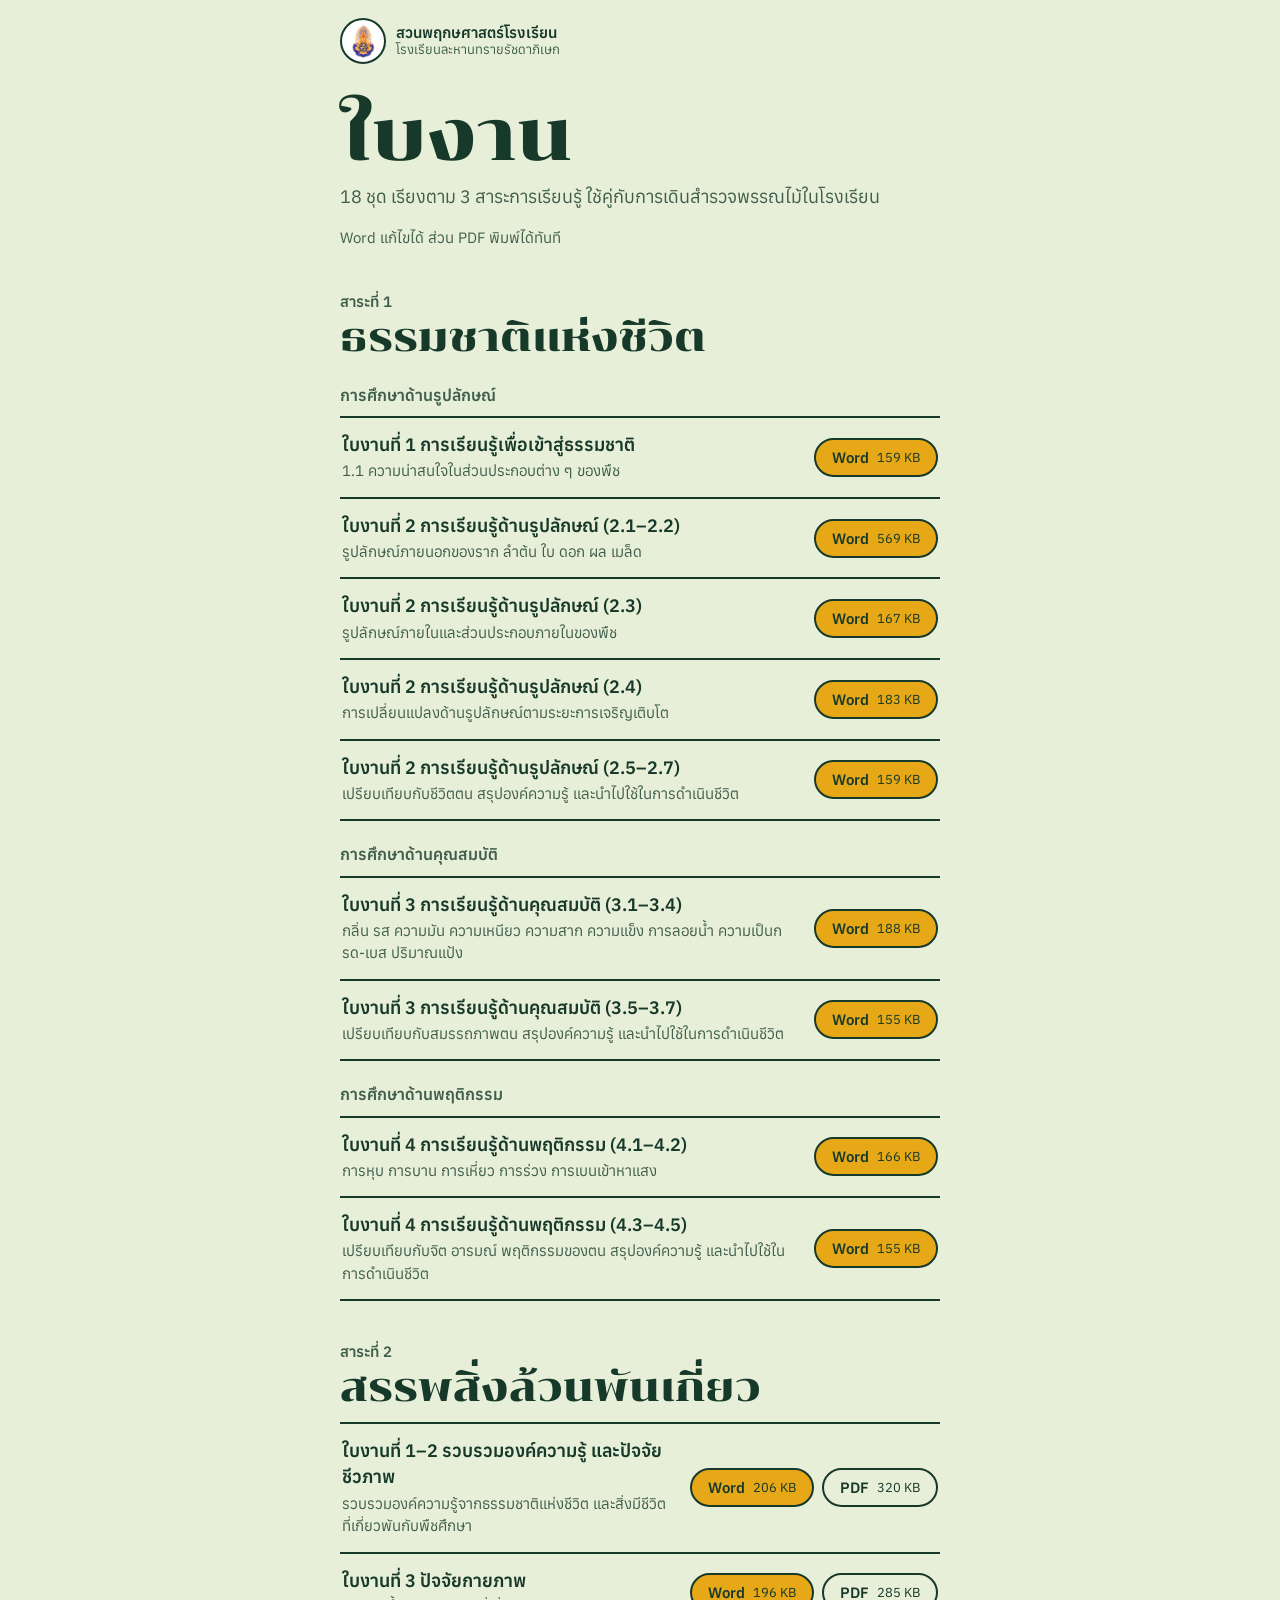
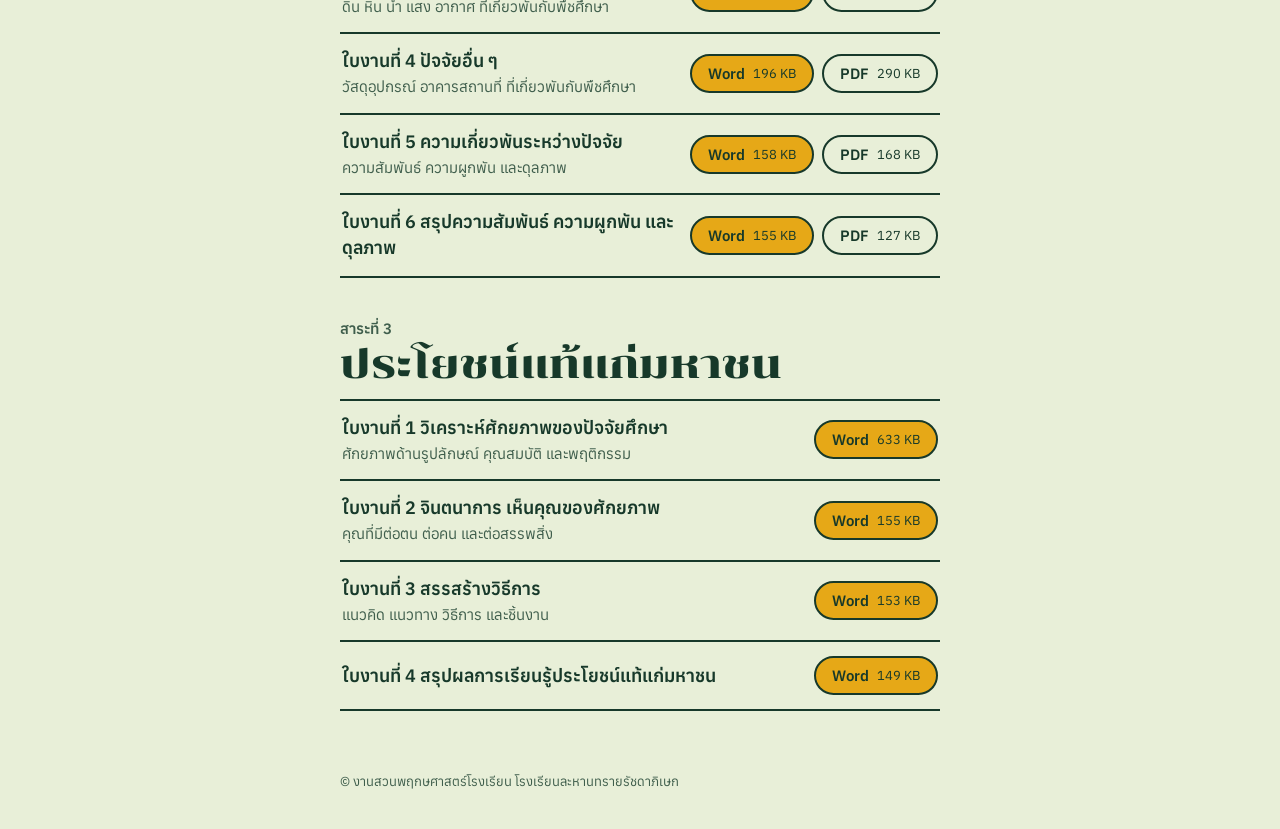
<file: worksheets.html>
<!doctype html>
<html lang="th">
<head>
<meta charset="utf-8">
<meta name="viewport" content="width=device-width, initial-scale=1">
<title>ใบงาน | สวนพฤกษศาสตร์โรงเรียน โรงเรียนละหานทรายรัชดาภิเษก</title>
<meta name="description" content="ใบงานสวนพฤกษศาสตร์โรงเรียน โรงเรียนละหานทรายรัชดาภิเษก ดาวน์โหลดไฟล์ Word และ PDF">
<meta name="theme-color" content="#E8EFD8">
<link rel="preconnect" href="https://fonts.googleapis.com">
<link rel="preconnect" href="https://fonts.gstatic.com" crossorigin>
<link href="https://fonts.googleapis.com/css2?family=Anuphan:wght@400;500;600&family=Chonburi&display=swap" rel="stylesheet">
<link rel="stylesheet" href="css/site.css">
<link rel="icon" type="image/png" href="img/favicon.png">
<style>
  section { margin:40px 0 0; }
  h2 { margin:0; font-weight:400; }
  h2 .tag { display:block; font:600 15px/1.4 var(--body); color:var(--ink-soft); }
  h2 .nm { display:block; font-family:var(--display); font-size:clamp(30px, 8.5vw, 40px); line-height:1.25; }
  h3 { margin:22px 0 0; font:600 16px/1.4 var(--body); color:var(--ink-soft); }
  .list { list-style:none; margin:10px 0 0; padding:0; border-top:2px solid var(--ink); }
  .list li { border-bottom:2px solid var(--ink); padding:14px 2px; display:flex; flex-wrap:wrap; gap:10px 16px; align-items:center; justify-content:space-between; }
  .t { flex:1 1 260px; min-width:0; }
  .t b { display:block; font-weight:600; font-size:18px; line-height:1.45; }
  .t p { margin:2px 0 0; font-size:15px; line-height:1.5; color:var(--ink-soft); }
  .dl { display:flex; gap:8px; flex-wrap:wrap; }
  .dl .btn { font-size:15px; padding:10px 16px; white-space:nowrap; }
  .dl .btn:first-child { background:var(--turmeric); }
  .dl .btn span { font-weight:400; font-size:13px; }
  .note { margin:14px 0 0; font-size:15px; color:var(--ink-soft); }
</style>
</head>
<body>
<div class="wrap">
  <a class="top" href="./">
    <img src="img/emblem.png" alt="" width="250" height="313">
    <div><b>สวนพฤกษศาสตร์โรงเรียน</b><span>โรงเรียนละหานทรายรัชดาภิเษก</span></div>
  </a>
<main>
  <h1 class="page-title">ใบงาน</h1>
  <p class="lede">18 ชุด เรียงตาม 3 สาระการเรียนรู้ ใช้คู่กับการเดินสำรวจพรรณไม้ในโรงเรียน</p>
  <p class="note">Word แก้ไขได้ ส่วน PDF พิมพ์ได้ทันที</p>
  <section>
    <h2><span class="tag">สาระที่ 1</span><span class="nm">ธรรมชาติแห่งชีวิต</span></h2>
    <h3>การศึกษาด้านรูปลักษณ์</h3>
    <ul class="list">
      <li><div class="t"><b>ใบงานที่ 1 การเรียนรู้เพื่อเข้าสู่ธรรมชาติ</b><p>1.1 ความน่าสนใจในส่วนประกอบต่าง ๆ ของพืช</p></div><div class="dl"><a class="btn" href="worksheets/1-1-1.docx" download="สาระที่ 1 ธรรมชาติแห่งชีวิต - ใบงานที่ 1 การเรียนรู้เพื่อเข้าสู่ธรรมชาติ.docx">Word <span>159 KB</span></a></div></li>
      <li><div class="t"><b>ใบงานที่ 2 การเรียนรู้ด้านรูปลักษณ์ (2.1–2.2)</b><p>รูปลักษณ์ภายนอกของราก ลำต้น ใบ ดอก ผล เมล็ด</p></div><div class="dl"><a class="btn" href="worksheets/1-1-2.docx" download="สาระที่ 1 ธรรมชาติแห่งชีวิต - ใบงานที่ 2 การเรียนรู้ด้านรูปลักษณ์ (2.1–2.2).docx">Word <span>569 KB</span></a></div></li>
      <li><div class="t"><b>ใบงานที่ 2 การเรียนรู้ด้านรูปลักษณ์ (2.3)</b><p>รูปลักษณ์ภายในและส่วนประกอบภายในของพืช</p></div><div class="dl"><a class="btn" href="worksheets/1-1-3.docx" download="สาระที่ 1 ธรรมชาติแห่งชีวิต - ใบงานที่ 2 การเรียนรู้ด้านรูปลักษณ์ (2.3).docx">Word <span>167 KB</span></a></div></li>
      <li><div class="t"><b>ใบงานที่ 2 การเรียนรู้ด้านรูปลักษณ์ (2.4)</b><p>การเปลี่ยนแปลงด้านรูปลักษณ์ตามระยะการเจริญเติบโต</p></div><div class="dl"><a class="btn" href="worksheets/1-1-4.docx" download="สาระที่ 1 ธรรมชาติแห่งชีวิต - ใบงานที่ 2 การเรียนรู้ด้านรูปลักษณ์ (2.4).docx">Word <span>183 KB</span></a></div></li>
      <li><div class="t"><b>ใบงานที่ 2 การเรียนรู้ด้านรูปลักษณ์ (2.5–2.7)</b><p>เปรียบเทียบกับชีวิตตน สรุปองค์ความรู้ และนำไปใช้ในการดำเนินชีวิต</p></div><div class="dl"><a class="btn" href="worksheets/1-1-5.docx" download="สาระที่ 1 ธรรมชาติแห่งชีวิต - ใบงานที่ 2 การเรียนรู้ด้านรูปลักษณ์ (2.5–2.7).docx">Word <span>159 KB</span></a></div></li>
    </ul>
    <h3>การศึกษาด้านคุณสมบัติ</h3>
    <ul class="list">
      <li><div class="t"><b>ใบงานที่ 3 การเรียนรู้ด้านคุณสมบัติ (3.1–3.4)</b><p>กลิ่น รส ความมัน ความเหนียว ความสาก ความแข็ง การลอยน้ำ ความเป็นกรด-เบส ปริมาณแป้ง</p></div><div class="dl"><a class="btn" href="worksheets/1-2-1.docx" download="สาระที่ 1 ธรรมชาติแห่งชีวิต - ใบงานที่ 3 การเรียนรู้ด้านคุณสมบัติ (3.1–3.4).docx">Word <span>188 KB</span></a></div></li>
      <li><div class="t"><b>ใบงานที่ 3 การเรียนรู้ด้านคุณสมบัติ (3.5–3.7)</b><p>เปรียบเทียบกับสมรรถภาพตน สรุปองค์ความรู้ และนำไปใช้ในการดำเนินชีวิต</p></div><div class="dl"><a class="btn" href="worksheets/1-2-2.docx" download="สาระที่ 1 ธรรมชาติแห่งชีวิต - ใบงานที่ 3 การเรียนรู้ด้านคุณสมบัติ (3.5–3.7).docx">Word <span>155 KB</span></a></div></li>
    </ul>
    <h3>การศึกษาด้านพฤติกรรม</h3>
    <ul class="list">
      <li><div class="t"><b>ใบงานที่ 4 การเรียนรู้ด้านพฤติกรรม (4.1–4.2)</b><p>การหุบ การบาน การเหี่ยว การร่วง การเบนเข้าหาแสง</p></div><div class="dl"><a class="btn" href="worksheets/1-3-1.docx" download="สาระที่ 1 ธรรมชาติแห่งชีวิต - ใบงานที่ 4 การเรียนรู้ด้านพฤติกรรม (4.1–4.2).docx">Word <span>166 KB</span></a></div></li>
      <li><div class="t"><b>ใบงานที่ 4 การเรียนรู้ด้านพฤติกรรม (4.3–4.5)</b><p>เปรียบเทียบกับจิต อารมณ์ พฤติกรรมของตน สรุปองค์ความรู้ และนำไปใช้ในการดำเนินชีวิต</p></div><div class="dl"><a class="btn" href="worksheets/1-3-2.docx" download="สาระที่ 1 ธรรมชาติแห่งชีวิต - ใบงานที่ 4 การเรียนรู้ด้านพฤติกรรม (4.3–4.5).docx">Word <span>155 KB</span></a></div></li>
    </ul>
  </section>
  <section>
    <h2><span class="tag">สาระที่ 2</span><span class="nm">สรรพสิ่งล้วนพันเกี่ยว</span></h2>
    <ul class="list">
      <li><div class="t"><b>ใบงานที่ 1–2 รวบรวมองค์ความรู้ และปัจจัยชีวภาพ</b><p>รวบรวมองค์ความรู้จากธรรมชาติแห่งชีวิต และสิ่งมีชีวิตที่เกี่ยวพันกับพืชศึกษา</p></div><div class="dl"><a class="btn" href="worksheets/2-1.docx" download="สาระที่ 2 สรรพสิ่งล้วนพันเกี่ยว - ใบงานที่ 1–2 รวบรวมองค์ความรู้ และปัจจัยชีวภาพ.docx">Word <span>206 KB</span></a><a class="btn" href="worksheets/2-1.pdf" download="สาระที่ 2 สรรพสิ่งล้วนพันเกี่ยว - ใบงานที่ 1–2 รวบรวมองค์ความรู้ และปัจจัยชีวภาพ.pdf">PDF <span>320 KB</span></a></div></li>
      <li><div class="t"><b>ใบงานที่ 3 ปัจจัยกายภาพ</b><p>ดิน หิน น้ำ แสง อากาศ ที่เกี่ยวพันกับพืชศึกษา</p></div><div class="dl"><a class="btn" href="worksheets/2-2.docx" download="สาระที่ 2 สรรพสิ่งล้วนพันเกี่ยว - ใบงานที่ 3 ปัจจัยกายภาพ.docx">Word <span>196 KB</span></a><a class="btn" href="worksheets/2-2.pdf" download="สาระที่ 2 สรรพสิ่งล้วนพันเกี่ยว - ใบงานที่ 3 ปัจจัยกายภาพ.pdf">PDF <span>285 KB</span></a></div></li>
      <li><div class="t"><b>ใบงานที่ 4 ปัจจัยอื่น ๆ</b><p>วัสดุอุปกรณ์ อาคารสถานที่ ที่เกี่ยวพันกับพืชศึกษา</p></div><div class="dl"><a class="btn" href="worksheets/2-3.docx" download="สาระที่ 2 สรรพสิ่งล้วนพันเกี่ยว - ใบงานที่ 4 ปัจจัยอื่น ๆ.docx">Word <span>196 KB</span></a><a class="btn" href="worksheets/2-3.pdf" download="สาระที่ 2 สรรพสิ่งล้วนพันเกี่ยว - ใบงานที่ 4 ปัจจัยอื่น ๆ.pdf">PDF <span>290 KB</span></a></div></li>
      <li><div class="t"><b>ใบงานที่ 5 ความเกี่ยวพันระหว่างปัจจัย</b><p>ความสัมพันธ์ ความผูกพัน และดุลภาพ</p></div><div class="dl"><a class="btn" href="worksheets/2-4.docx" download="สาระที่ 2 สรรพสิ่งล้วนพันเกี่ยว - ใบงานที่ 5 ความเกี่ยวพันระหว่างปัจจัย.docx">Word <span>158 KB</span></a><a class="btn" href="worksheets/2-4.pdf" download="สาระที่ 2 สรรพสิ่งล้วนพันเกี่ยว - ใบงานที่ 5 ความเกี่ยวพันระหว่างปัจจัย.pdf">PDF <span>168 KB</span></a></div></li>
      <li><div class="t"><b>ใบงานที่ 6 สรุปความสัมพันธ์ ความผูกพัน และดุลภาพ</b></div><div class="dl"><a class="btn" href="worksheets/2-5.docx" download="สาระที่ 2 สรรพสิ่งล้วนพันเกี่ยว - ใบงานที่ 6 สรุปความสัมพันธ์ ความผูกพัน และดุลภาพ.docx">Word <span>155 KB</span></a><a class="btn" href="worksheets/2-5.pdf" download="สาระที่ 2 สรรพสิ่งล้วนพันเกี่ยว - ใบงานที่ 6 สรุปความสัมพันธ์ ความผูกพัน และดุลภาพ.pdf">PDF <span>127 KB</span></a></div></li>
    </ul>
  </section>
  <section>
    <h2><span class="tag">สาระที่ 3</span><span class="nm">ประโยชน์แท้แก่มหาชน</span></h2>
    <ul class="list">
      <li><div class="t"><b>ใบงานที่ 1 วิเคราะห์ศักยภาพของปัจจัยศึกษา</b><p>ศักยภาพด้านรูปลักษณ์ คุณสมบัติ และพฤติกรรม</p></div><div class="dl"><a class="btn" href="worksheets/3-1.docx" download="สาระที่ 3 ประโยชน์แท้แก่มหาชน - ใบงานที่ 1 วิเคราะห์ศักยภาพของปัจจัยศึกษา.docx">Word <span>633 KB</span></a></div></li>
      <li><div class="t"><b>ใบงานที่ 2 จินตนาการ เห็นคุณของศักยภาพ</b><p>คุณที่มีต่อตน ต่อคน และต่อสรรพสิ่ง</p></div><div class="dl"><a class="btn" href="worksheets/3-2.docx" download="สาระที่ 3 ประโยชน์แท้แก่มหาชน - ใบงานที่ 2 จินตนาการ เห็นคุณของศักยภาพ.docx">Word <span>155 KB</span></a></div></li>
      <li><div class="t"><b>ใบงานที่ 3 สรรสร้างวิธีการ</b><p>แนวคิด แนวทาง วิธีการ และชิ้นงาน</p></div><div class="dl"><a class="btn" href="worksheets/3-3.docx" download="สาระที่ 3 ประโยชน์แท้แก่มหาชน - ใบงานที่ 3 สรรสร้างวิธีการ.docx">Word <span>153 KB</span></a></div></li>
      <li><div class="t"><b>ใบงานที่ 4 สรุปผลการเรียนรู้ประโยชน์แท้แก่มหาชน</b></div><div class="dl"><a class="btn" href="worksheets/3-4.docx" download="สาระที่ 3 ประโยชน์แท้แก่มหาชน - ใบงานที่ 4 สรุปผลการเรียนรู้ประโยชน์แท้แก่มหาชน.docx">Word <span>149 KB</span></a></div></li>
    </ul>
  </section>
</main>
  <footer>© งานสวนพฤกษศาสตร์โรงเรียน โรงเรียนละหานทรายรัชดาภิเษก</footer>
</div>
</body>
</html>
</file>
<file: css/site.css>
/* สีและตัวอักษรกลางของทั้งเว็บ */
:root {
  --paper:#E8EFD8; --ink:#17392A; --turmeric:#E6A817; --leaf:#7FA34B; --card:#F7F9F0;
  --ink-soft:#3F5E4C;
  --display:'Chonburi', serif; --body:'Anuphan', sans-serif;
}
* { box-sizing:border-box; }
html { -webkit-text-size-adjust:100%; }
body { margin:0; background:var(--paper); color:var(--ink); font:400 17px/1.65 var(--body); }
a { color:inherit; }
:focus-visible { outline:3px solid var(--turmeric); outline-offset:3px; border-radius:4px; }
.wrap { max-width:560px; margin:0 auto; padding:0 20px; }
@media (min-width:720px) { .wrap { max-width:640px; } }

/* หัวเว็บ */
.top { display:flex; align-items:center; gap:10px; padding:18px 0 6px; text-decoration:none; width:max-content; max-width:100%; }
.top img { flex:none; width:46px; height:46px; object-fit:contain; padding:4px 5px; background:#fff; border:2px solid var(--ink); border-radius:50%; }
.top b { display:block; font-weight:600; font-size:15px; line-height:1.3; }
.top span { display:block; font-size:13px; color:var(--ink-soft); line-height:1.3; }

/* หัวหน้า */
.page-title { font-family:var(--display); font-weight:400; font-size:clamp(44px, 13vw, 72px); line-height:1.2; margin:22px 0 4px; }
.lede { margin:0; font-size:18px; color:var(--ink-soft); }

/* ปุ่ม */
.btn {
  font:600 17px/1 var(--body); border:2px solid var(--ink); border-radius:999px;
  padding:14px 22px; cursor:pointer; text-decoration:none; display:inline-flex; align-items:center; gap:8px;
  background:transparent; color:var(--ink);
}
.btn.primary { background:var(--turmeric); box-shadow:0 4px 0 var(--ink); }
.btn.primary:active { transform:translateY(3px); box-shadow:0 1px 0 var(--ink); }

footer { margin:40px 0 0; padding:20px 0 36px; font-size:13px; color:var(--ink-soft); }
</file>
